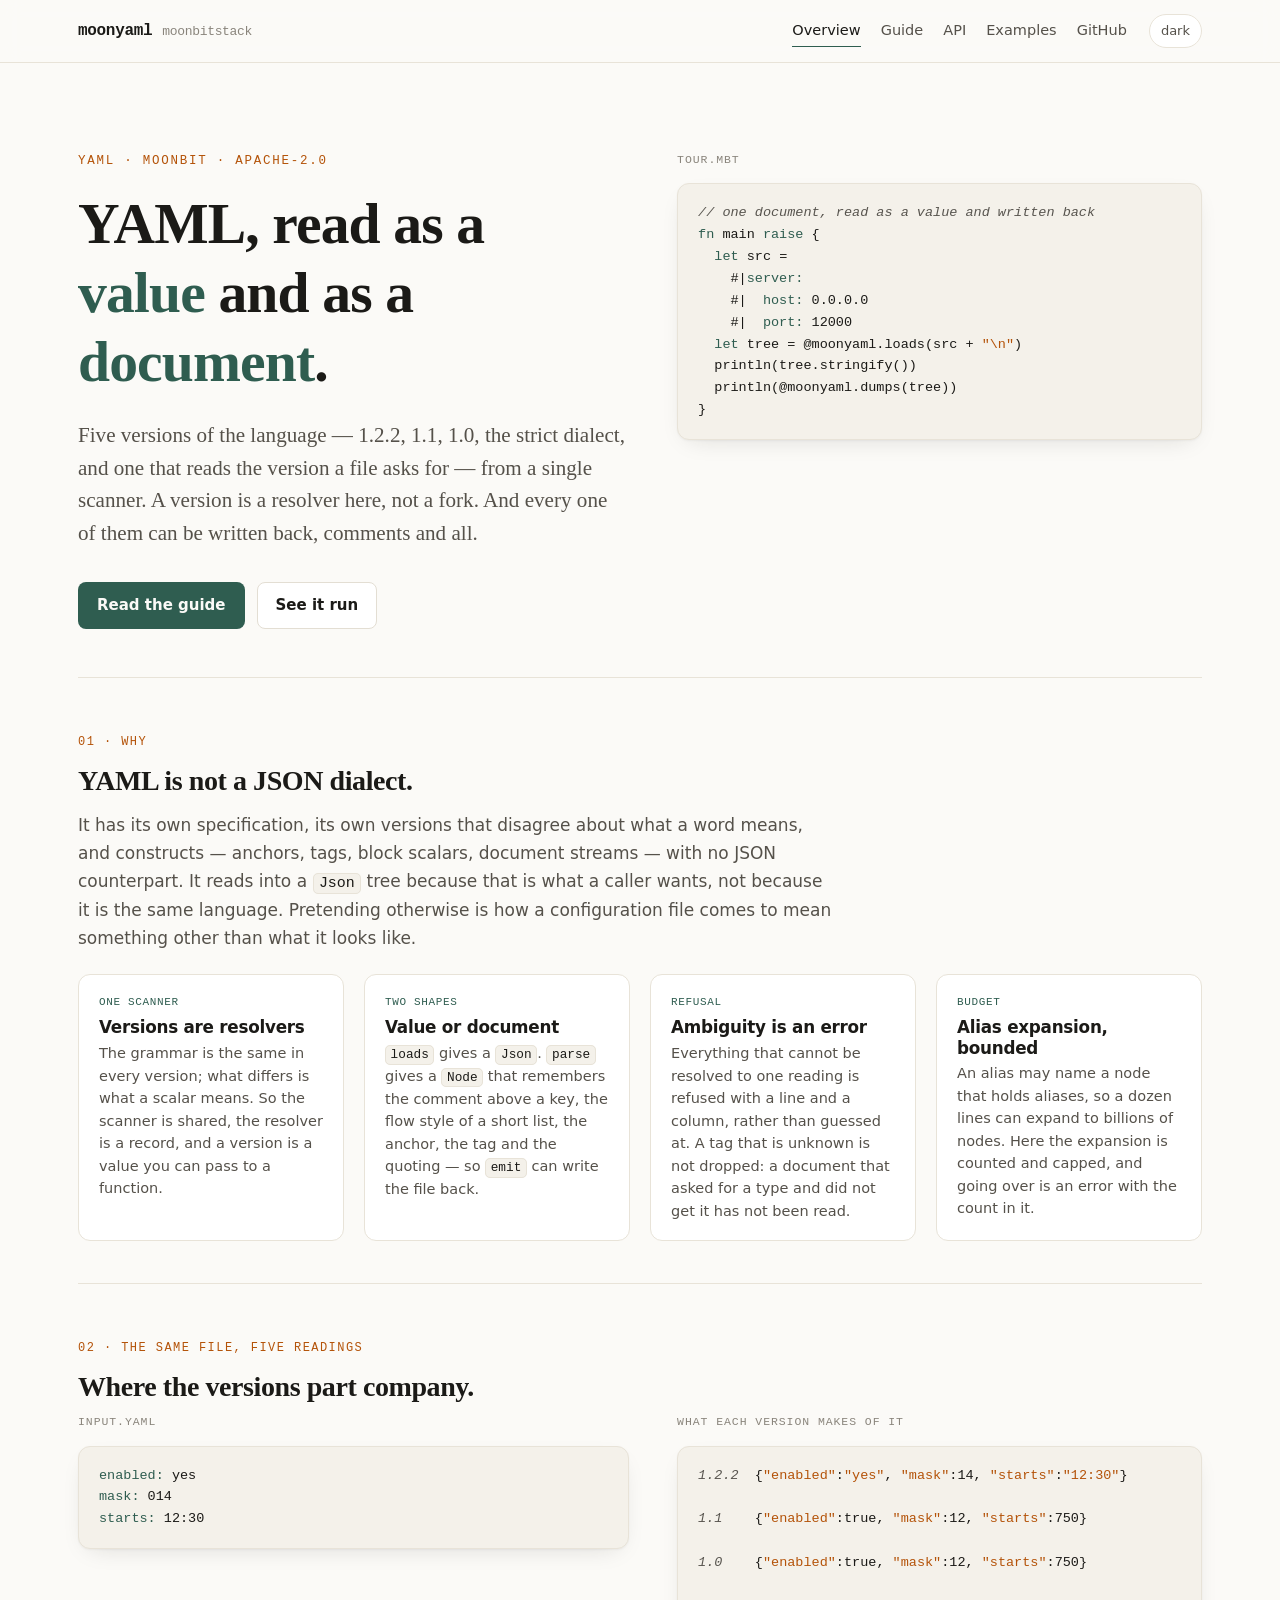
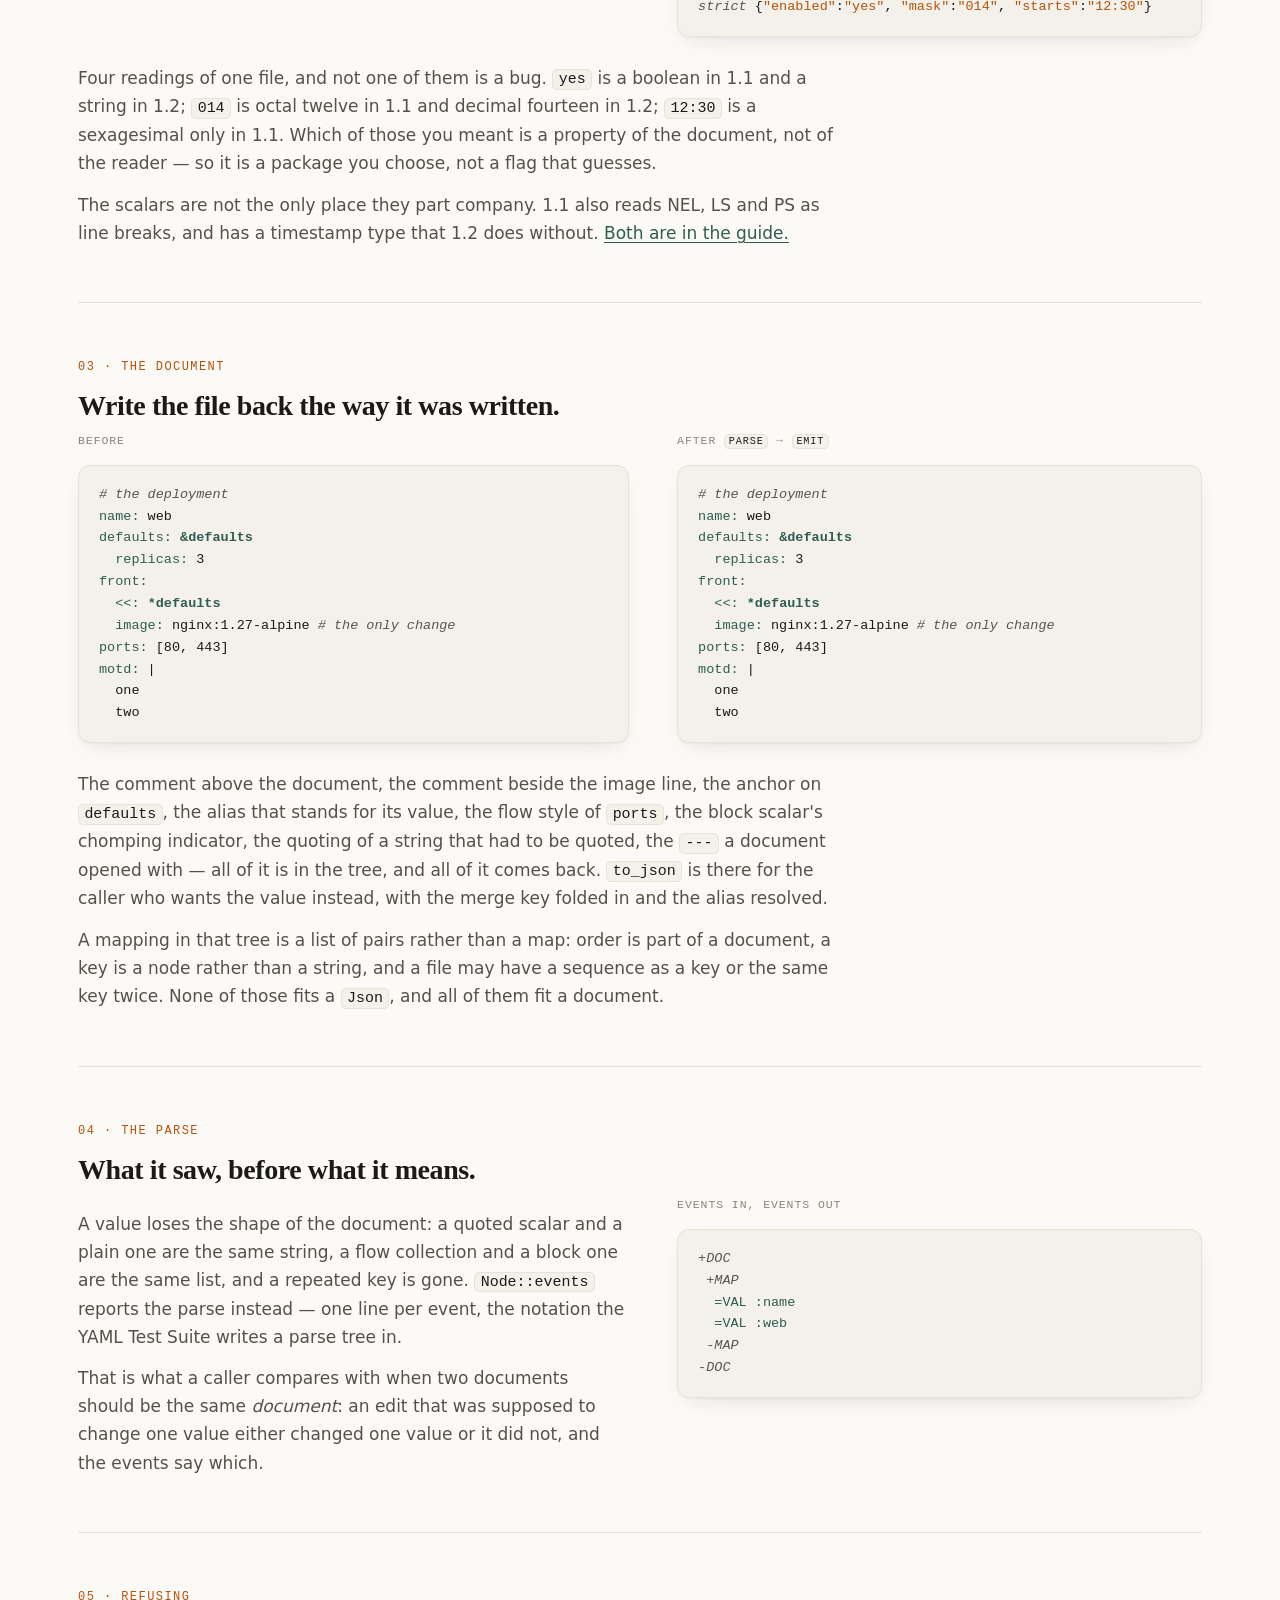
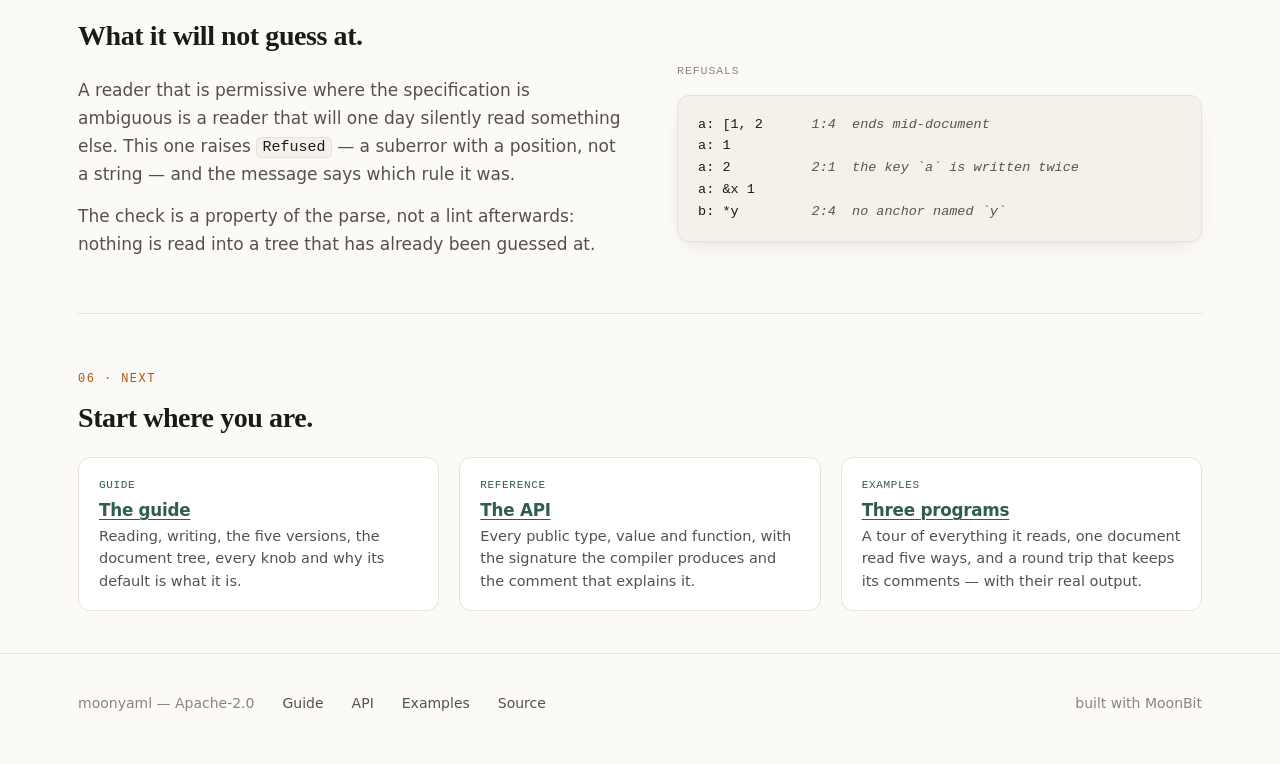
<file: docs/index.html>
<!DOCTYPE html>
<html lang="en-IE">
  <head>
    <meta charset="utf-8" />
    <meta name="viewport" content="width=device-width, initial-scale=1" />
    <title>moonyaml — YAML for MoonBit, in five versions and two shapes</title>
    <meta
      name="description"
      content="moonyaml reads and writes YAML 1.2.2, 1.1, 1.0 and the strict dialect in MoonBit, as a value or as a document that keeps its comments."
    />
    <link rel="stylesheet" href="style.css" />
<script type="module" src="scrollbar.js"></script>
    <link rel="icon" href="data:image/svg+xml,<svg xmlns='http://www.w3.org/2000/svg' viewBox='0 0 100 100'><text y='.9em' font-size='90'>⛰</text></svg>" />
    <script>
      // Set before the first paint, so the page never flashes the other theme.
      (function () {
        try {
          var t = localStorage.getItem("theme");
          if (t !== "dark" && t !== "light") {
            t = window.matchMedia("(prefers-color-scheme: dark)").matches ? "dark" : "light";
          }
          document.documentElement.setAttribute("data-theme", t);
        } catch (e) {}
      })();
    </script>
  </head>
  <body>
    <header class="top">
      <div class="shell">
        <a class="brand" href="index.html"><b>moonyaml</b><span>moonbitstack</span></a>
        <nav class="main">
          <a href="index.html" aria-current="page">Overview</a>
          <a href="docs.html">Guide</a>
          <a href="api.html">API</a>
          <a href="examples.html">Examples</a>
          <a href="https://github.com/moonbitstack/moonyaml">GitHub</a>
        </nav>
        <button class="theme" id="theme" type="button" aria-label="Switch theme">theme</button>
      </div>
    </header>

    <main class="shell">
      <section class="hero hero-split">
        <div>
          <p class="eyebrow">YAML · MoonBit · Apache-2.0</p>
          <h1>YAML, read as a <em>value</em> and as a <em>document</em>.</h1>
          <p class="lede">
            Five versions of the language — 1.2.2, 1.1, 1.0, the strict dialect,
            and one that reads the version a file asks for — from a single scanner.
            A version is a resolver here, not a fork. And every one of them can be
            written back, comments and all.
          </p>
          <div class="actions">
            <a class="button primary" href="docs.html">Read the guide</a>
            <a class="button ghost" href="examples.html">See it run</a>
          </div>
        </div>
        <figure class="figure">
          <figcaption>tour.mbt</figcaption>
          <button class="copy" type="button">copy</button>
          <pre><code><span class="c">// one document, read as a value and written back</span>
<span class="k">fn</span> main <span class="k">raise</span> {
  <span class="k">let</span> src =
    #|<span class="k">server:</span>
    #|  <span class="k">host:</span> 0.0.0.0
    #|  <span class="k">port:</span> <span class="n">12000</span>
  <span class="k">let</span> tree = @moonyaml.loads(src + <span class="s">"\n"</span>)
  println(tree.stringify())
  println(@moonyaml.dumps(tree))
}</code></pre>
        </figure>
      </section>

      <section class="block">
        <p class="label">01 · why</p>
        <h2>YAML is not a JSON dialect.</h2>
        <div class="wrap">
          <p>
            It has its own specification, its own versions that disagree about
            what a word means, and constructs — anchors, tags, block scalars,
            document streams — with no JSON counterpart. It reads into a
            <code>Json</code> tree because that is what a caller wants, not
            because it is the same language. Pretending otherwise is how a
            configuration file comes to mean something other than what it looks
            like.
          </p>
        </div>
        <div class="cols">
          <div class="card">
            <span class="tag">one scanner</span>
            <h3>Versions are resolvers</h3>
            <p>
              The grammar is the same in every version; what differs is what a
              scalar means. So the scanner is shared, the resolver is a record,
              and a version is a value you can pass to a function.
            </p>
          </div>
          <div class="card">
            <span class="tag">two shapes</span>
            <h3>Value or document</h3>
            <p>
              <code>loads</code> gives a <code>Json</code>. <code>parse</code>
              gives a <code>Node</code> that remembers the comment above a key,
              the flow style of a short list, the anchor, the tag and the
              quoting — so <code>emit</code> can write the file back.
            </p>
          </div>
          <div class="card">
            <span class="tag">refusal</span>
            <h3>Ambiguity is an error</h3>
            <p>
              Everything that cannot be resolved to one reading is refused with a
              line and a column, rather than guessed at. A tag that is unknown is
              not dropped: a document that asked for a type and did not get it
              has not been read.
            </p>
          </div>
          <div class="card">
            <span class="tag">budget</span>
            <h3>Alias expansion, bounded</h3>
            <p>
              An alias may name a node that holds aliases, so a dozen lines can
              expand to billions of nodes. Here the expansion is counted and
              capped, and going over is an error with the count in it.
            </p>
          </div>
        </div>
      </section>

      <section class="block">
        <p class="label">02 · the same file, five readings</p>
        <h2>Where the versions part company.</h2>
        <div class="hero-split">
          <figure class="figure">
            <figcaption>input.yaml</figcaption>
            <button class="copy" type="button">copy</button>
            <pre><code><span class="k">enabled:</span> yes
<span class="k">mask:</span> 014
<span class="k">starts:</span> 12:30</code></pre>
          </figure>
          <figure class="figure">
            <figcaption>what each version makes of it</figcaption>
            <button class="copy" type="button">copy</button>
            <pre><code><span class="c">1.2.2</span>  {<span class="s">"enabled"</span>:<span class="s">"yes"</span>, <span class="s">"mask"</span>:<span class="n">14</span>, <span class="s">"starts"</span>:<span class="s">"12:30"</span>}

<span class="c">1.1</span>    {<span class="s">"enabled"</span>:<span class="n">true</span>, <span class="s">"mask"</span>:<span class="n">12</span>, <span class="s">"starts"</span>:<span class="n">750</span>}

<span class="c">1.0</span>    {<span class="s">"enabled"</span>:<span class="n">true</span>, <span class="s">"mask"</span>:<span class="n">12</span>, <span class="s">"starts"</span>:<span class="n">750</span>}

<span class="c">strict</span> {<span class="s">"enabled"</span>:<span class="s">"yes"</span>, <span class="s">"mask"</span>:<span class="s">"014"</span>, <span class="s">"starts"</span>:<span class="s">"12:30"</span>}</code></pre>
          </figure>
        </div>
        <div class="wrap">
          <p>
            Four readings of one file, and not one of them is a bug. <code>yes</code>
            is a boolean in 1.1 and a string in 1.2; <code>014</code> is octal
            twelve in 1.1 and decimal fourteen in 1.2; <code>12:30</code> is a
            sexagesimal only in 1.1. Which of those you meant is a property of the
            document, not of the reader — so it is a package you choose, not a
            flag that guesses.
          </p>
          <p>
            The scalars are not the only place they part company. 1.1 also reads
            NEL, LS and PS as line breaks, and has a timestamp type that 1.2 does
            without. <a href="docs.html#legacy">Both are in the guide.</a>
          </p>
        </div>
      </section>

      <section class="block">
        <p class="label">03 · the document</p>
        <h2>Write the file back the way it was written.</h2>
        <div class="hero-split">
          <figure class="figure">
            <figcaption>before</figcaption>
            <button class="copy" type="button">copy</button>
            <pre><code><span class="c"># the deployment</span>
<span class="k">name:</span> web
<span class="k">defaults:</span> <span class="a">&amp;defaults</span>
  <span class="k">replicas:</span> <span class="n">3</span>
<span class="k">front:</span>
  <span class="k">&lt;&lt;:</span> <span class="a">*defaults</span>
  <span class="k">image:</span> nginx:1.27-alpine <span class="c"># the only change</span>
<span class="k">ports:</span> [<span class="n">80</span>, <span class="n">443</span>]
<span class="k">motd:</span> |
  one
  two</code></pre>
          </figure>
          <figure class="figure">
            <figcaption>after <code>parse</code> → <code>emit</code></figcaption>
            <button class="copy" type="button">copy</button>
            <pre><code><span class="c"># the deployment</span>
<span class="k">name:</span> web
<span class="k">defaults:</span> <span class="a">&amp;defaults</span>
  <span class="k">replicas:</span> <span class="n">3</span>
<span class="k">front:</span>
  <span class="k">&lt;&lt;:</span> <span class="a">*defaults</span>
  <span class="k">image:</span> nginx:1.27-alpine <span class="c"># the only change</span>
<span class="k">ports:</span> [<span class="n">80</span>, <span class="n">443</span>]
<span class="k">motd:</span> |
  one
  two</code></pre>
          </figure>
        </div>
        <div class="wrap">
          <p>
            The comment above the document, the comment beside the image line,
            the anchor on <code>defaults</code>, the alias that stands for its
            value, the flow style of <code>ports</code>, the block scalar's
            chomping indicator, the quoting of a string that had to be quoted,
            the <code>---</code> a document opened with — all of it is in the
            tree, and all of it comes back. <code>to_json</code> is there for the
            caller who wants the value instead, with the merge key folded in and
            the alias resolved.
          </p>
          <p>
            A mapping in that tree is a list of pairs rather than a map: order is
            part of a document, a key is a node rather than a string, and a file
            may have a sequence as a key or the same key twice. None of those
            fits a <code>Json</code>, and all of them fit a document.
          </p>
        </div>
      </section>

      <section class="block">
        <p class="label">04 · the parse</p>
        <h2>What it saw, before what it means.</h2>
        <div class="hero-split">
          <div>
            <p>
              A value loses the shape of the document: a quoted scalar and a plain
              one are the same string, a flow collection and a block one are the
              same list, and a repeated key is gone. <code>Node::events</code>
              reports the parse instead — one line per event, the notation the
              YAML Test Suite writes a parse tree in.
            </p>
            <p>
              That is what a caller compares with when two documents should be the
              same <em>document</em>: an edit that was supposed to change one value
              either changed one value or it did not, and the events say which.
            </p>
          </div>
          <figure class="figure">
            <figcaption>events in, events out</figcaption>
            <button class="copy" type="button">copy</button>
            <pre><code><span class="c">+DOC</span>
<span class="c"> +MAP</span>
<span class="k">  =VAL :name</span>
<span class="k">  =VAL :web</span>
<span class="c"> -MAP</span>
<span class="c">-DOC</span></code></pre>
          </figure>
        </div>
      </section>

      <section class="block">
        <p class="label">05 · refusing</p>
        <h2>What it will not guess at.</h2>
        <div class="hero-split">
          <div>
            <p>
              A reader that is permissive where the specification is ambiguous is
              a reader that will one day silently read something else. This one
              raises <code>Refused</code> — a suberror with a position, not a
              string — and the message says which rule it was.
            </p>
            <p>
              The check is a property of the parse, not a lint afterwards: nothing
              is read into a tree that has already been guessed at.
            </p>
          </div>
          <figure class="figure">
            <figcaption>refusals</figcaption>
            <button class="copy" type="button">copy</button>
            <pre><code>a: [1, 2      <span class="c">1:4  ends mid-document</span>
a: 1
a: 2          <span class="c">2:1  the key `a` is written twice</span>
a: &amp;x 1
b: *y         <span class="c">2:4  no anchor named `y`</span></code></pre>
          </figure>
        </div>
      </section>

      <section class="block">
        <p class="label">06 · next</p>
        <h2>Start where you are.</h2>
        <div class="cols">
          <div class="card">
            <span class="tag">guide</span>
            <h3><a href="docs.html">The guide</a></h3>
            <p>
              Reading, writing, the five versions, the document tree, every knob
              and why its default is what it is.
            </p>
          </div>
          <div class="card">
            <span class="tag">reference</span>
            <h3><a href="api.html">The API</a></h3>
            <p>
              Every public type, value and function, with the signature the
              compiler produces and the comment that explains it.
            </p>
          </div>
          <div class="card">
            <span class="tag">examples</span>
            <h3><a href="examples.html">Three programs</a></h3>
            <p>
              A tour of everything it reads, one document read five ways, and a
              round trip that keeps its comments — with their real output.
            </p>
          </div>
        </div>
      </section>
    </main>

    <footer class="bottom">
      <div class="shell">
        <span>moonyaml — Apache-2.0</span>
        <a href="docs.html">Guide</a>
        <a href="api.html">API</a>
        <a href="examples.html">Examples</a>
        <a href="https://github.com/moonbitstack/moonyaml">Source</a>
        <span class="spacer">built with MoonBit</span>
      </div>
    </footer>

    <script src="main.js"></script>
  </body>
</html>
</file>
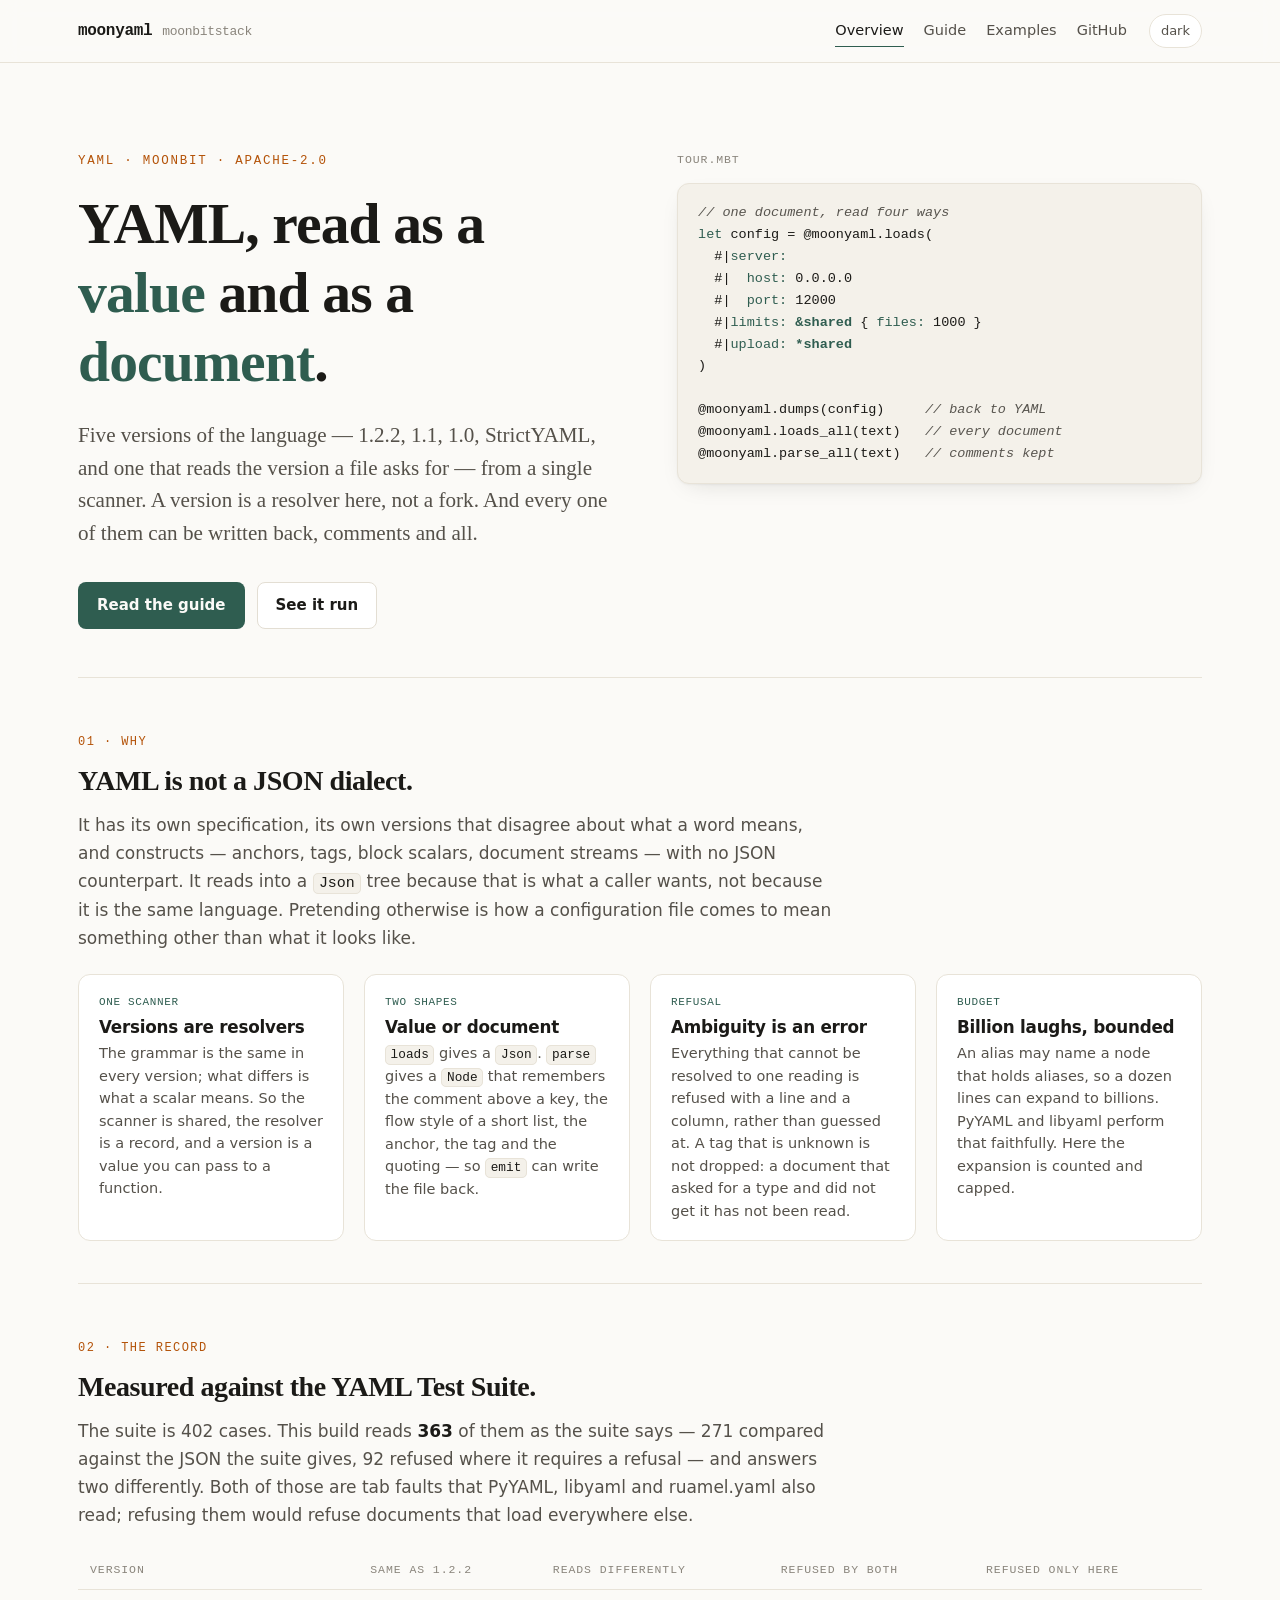
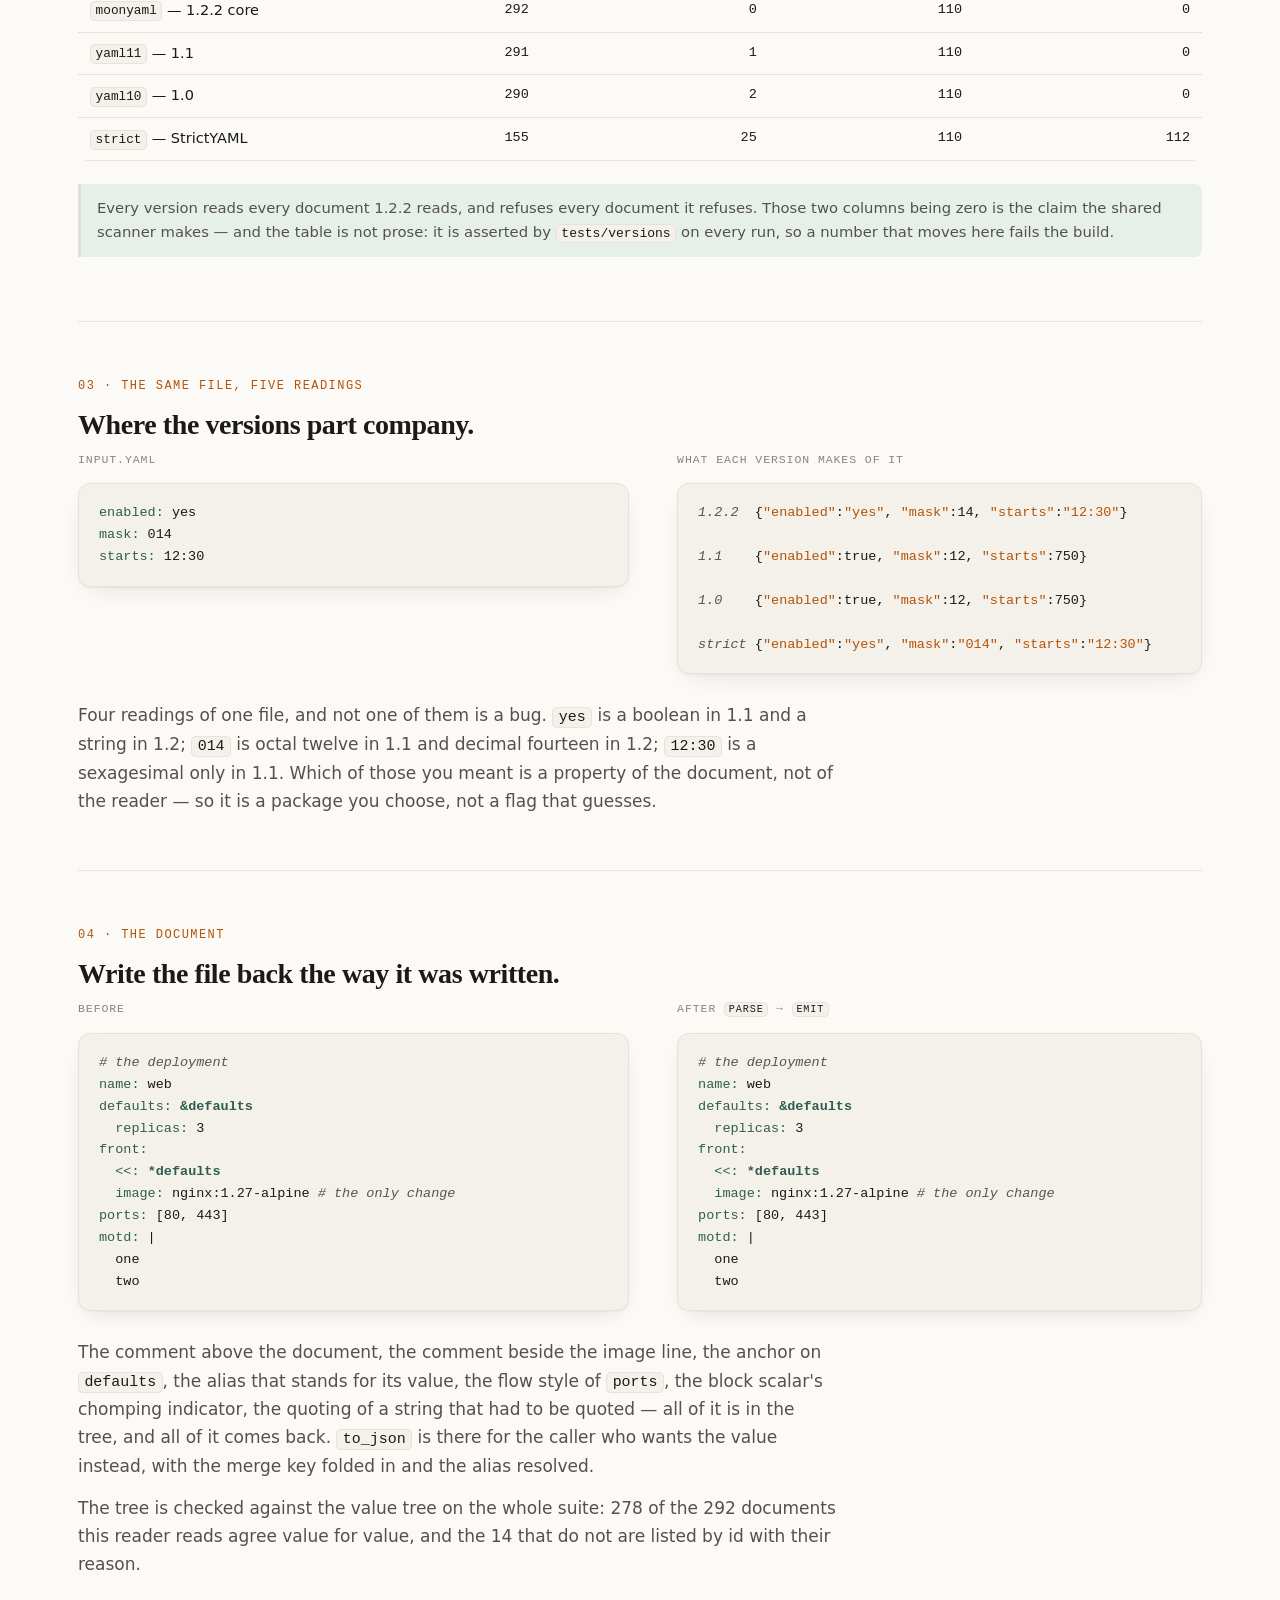
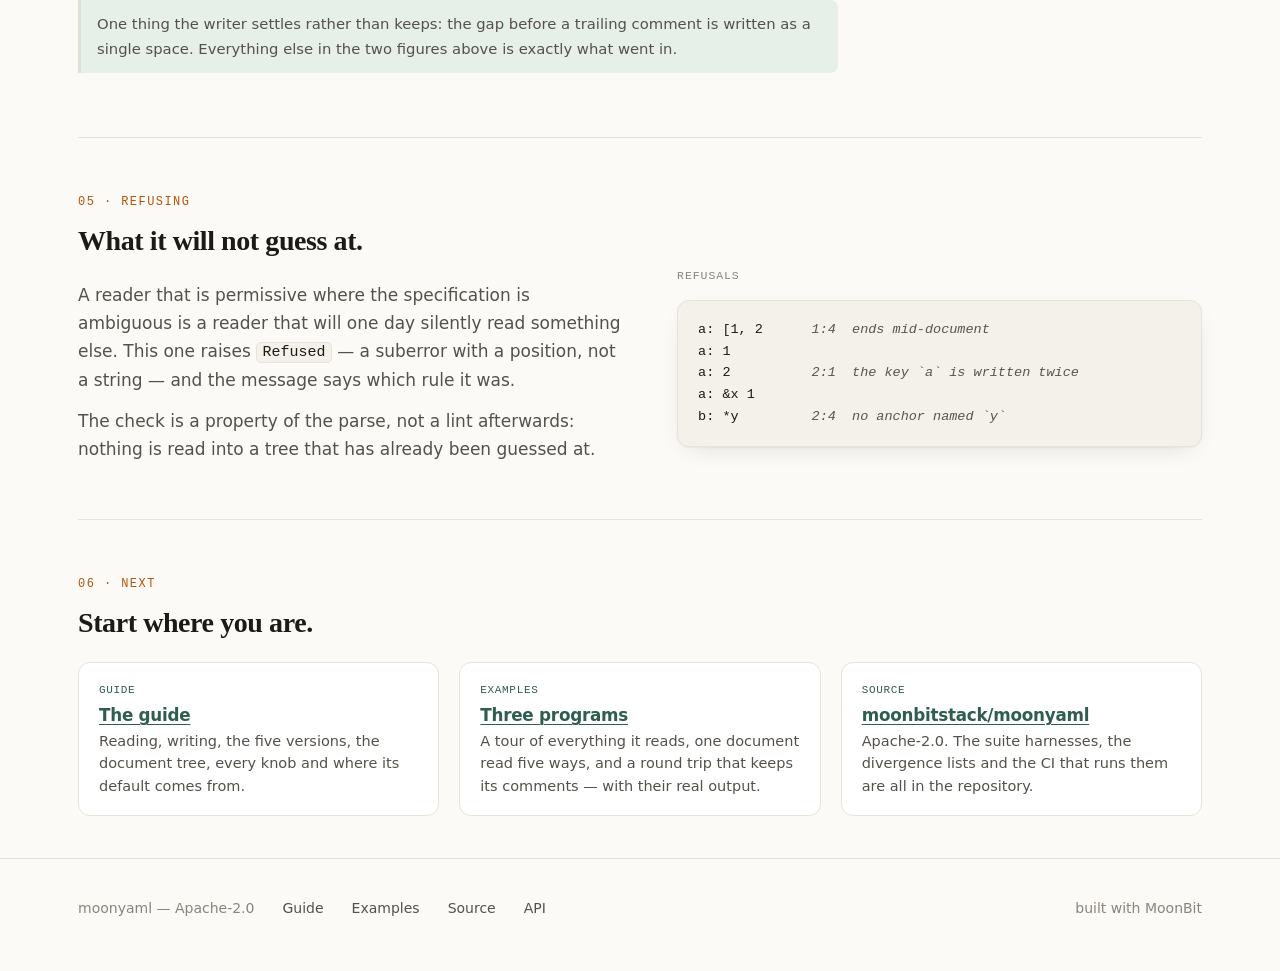
<file: site/index.html>
<!DOCTYPE html>
<html lang="en-IE">
  <head>
    <meta charset="utf-8" />
    <meta name="viewport" content="width=device-width, initial-scale=1" />
    <title>moonyaml — YAML for MoonBit, in five versions and two shapes</title>
    <meta
      name="description"
      content="moonyaml reads and writes YAML 1.2.2, 1.1, 1.0 and StrictYAML in MoonBit, as a value or as a document that keeps its comments."
    />
    <link rel="stylesheet" href="style.css" />
    <link rel="icon" href="data:image/svg+xml,<svg xmlns='http://www.w3.org/2000/svg' viewBox='0 0 100 100'><text y='.9em' font-size='90'>⛰</text></svg>" />
    <script>
      // Set before the first paint, so the page never flashes the other theme.
      (function () {
        try {
          var t = localStorage.getItem("theme");
          if (t !== "dark" && t !== "light") {
            t = window.matchMedia("(prefers-color-scheme: dark)").matches ? "dark" : "light";
          }
          document.documentElement.setAttribute("data-theme", t);
        } catch (e) {}
      })();
    </script>
  </head>
  <body>
    <header class="top">
      <div class="shell">
        <a class="brand" href="index.html"><b>moonyaml</b><span>moonbitstack</span></a>
        <nav class="main">
          <a href="index.html" aria-current="page">Overview</a>
          <a href="docs.html">Guide</a>
          <a href="examples.html">Examples</a>
          <a href="https://github.com/moonbitstack/moonyaml">GitHub</a>
        </nav>
        <button class="theme" id="theme" type="button" aria-label="Switch theme">theme</button>
      </div>
    </header>

    <main class="shell">
      <section class="hero hero-split">
        <div>
          <p class="eyebrow">YAML · MoonBit · Apache-2.0</p>
          <h1>YAML, read as a <em>value</em> and as a <em>document</em>.</h1>
          <p class="lede">
            Five versions of the language — 1.2.2, 1.1, 1.0, StrictYAML, and one
            that reads the version a file asks for — from a single scanner. A
            version is a resolver here, not a fork. And every one of them can be
            written back, comments and all.
          </p>
          <div class="actions">
            <a class="button primary" href="docs.html">Read the guide</a>
            <a class="button ghost" href="examples.html">See it run</a>
          </div>
        </div>
        <figure class="figure">
          <figcaption>tour.mbt</figcaption>
          <button class="copy" type="button">copy</button>
          <pre><code><span class="c">// one document, read four ways</span>
<span class="k">let</span> config = @moonyaml.loads(
  #|<span class="k">server:</span>
  #|  <span class="k">host:</span> 0.0.0.0
  #|  <span class="k">port:</span> <span class="n">12000</span>
  #|<span class="k">limits:</span> <span class="a">&amp;shared</span> { <span class="k">files:</span> <span class="n">1000</span> }
  #|<span class="k">upload:</span> <span class="a">*shared</span>
)

@moonyaml.dumps(config)     <span class="c">// back to YAML</span>
@moonyaml.loads_all(text)   <span class="c">// every document</span>
@moonyaml.parse_all(text)   <span class="c">// comments kept</span></code></pre>
        </figure>
      </section>

      <section class="block">
        <p class="label">01 · why</p>
        <h2>YAML is not a JSON dialect.</h2>
        <div class="wrap">
          <p>
            It has its own specification, its own versions that disagree about
            what a word means, and constructs — anchors, tags, block scalars,
            document streams — with no JSON counterpart. It reads into a
            <code>Json</code> tree because that is what a caller wants, not
            because it is the same language. Pretending otherwise is how a
            configuration file comes to mean something other than what it looks
            like.
          </p>
        </div>
        <div class="cols">
          <div class="card">
            <span class="tag">one scanner</span>
            <h3>Versions are resolvers</h3>
            <p>
              The grammar is the same in every version; what differs is what a
              scalar means. So the scanner is shared, the resolver is a record,
              and a version is a value you can pass to a function.
            </p>
          </div>
          <div class="card">
            <span class="tag">two shapes</span>
            <h3>Value or document</h3>
            <p>
              <code>loads</code> gives a <code>Json</code>. <code>parse</code>
              gives a <code>Node</code> that remembers the comment above a key,
              the flow style of a short list, the anchor, the tag and the
              quoting — so <code>emit</code> can write the file back.
            </p>
          </div>
          <div class="card">
            <span class="tag">refusal</span>
            <h3>Ambiguity is an error</h3>
            <p>
              Everything that cannot be resolved to one reading is refused with a
              line and a column, rather than guessed at. A tag that is unknown is
              not dropped: a document that asked for a type and did not get it
              has not been read.
            </p>
          </div>
          <div class="card">
            <span class="tag">budget</span>
            <h3>Billion laughs, bounded</h3>
            <p>
              An alias may name a node that holds aliases, so a dozen lines can
              expand to billions. PyYAML and libyaml perform that faithfully.
              Here the expansion is counted and capped.
            </p>
          </div>
        </div>
      </section>

      <section class="block">
        <p class="label">02 · the record</p>
        <h2>Measured against the YAML Test Suite.</h2>
        <div class="wrap">
          <p>
            The suite is 402 cases. This build reads <strong>363</strong> of them
            as the suite says — 271 compared against the JSON the suite gives, 92
            refused where it requires a refusal — and answers two differently.
            Both of those are tab faults that PyYAML, libyaml and ruamel.yaml also
            read; refusing them would refuse documents that load everywhere else.
          </p>
        </div>
        <div class="table-wrap">
          <table>
          <thead>
            <tr>
              <th>Version</th>
              <th class="num">Same as 1.2.2</th>
              <th class="num">Reads differently</th>
              <th class="num">Refused by both</th>
              <th class="num">Refused only here</th>
            </tr>
          </thead>
          <tbody>
            <tr>
              <td><code>moonyaml</code> — 1.2.2 core</td>
              <td class="num">292</td>
              <td class="num">0</td>
              <td class="num">110</td>
              <td class="num">0</td>
            </tr>
            <tr>
              <td><code>yaml11</code> — 1.1</td>
              <td class="num">291</td>
              <td class="num">1</td>
              <td class="num">110</td>
              <td class="num">0</td>
            </tr>
            <tr>
              <td><code>yaml10</code> — 1.0</td>
              <td class="num">290</td>
              <td class="num">2</td>
              <td class="num">110</td>
              <td class="num">0</td>
            </tr>
            <tr>
              <td><code>strict</code> — StrictYAML</td>
              <td class="num">155</td>
              <td class="num">25</td>
              <td class="num">110</td>
              <td class="num">112</td>
            </tr>
          </tbody>
        </table>
        </div>
        <p class="quiet">
          Every version reads every document 1.2.2 reads, and refuses every
          document it refuses. Those two columns being zero is the claim the
          shared scanner makes — and the table is not prose: it is asserted by
          <code>tests/versions</code> on every run, so a number that moves here
          fails the build.
        </p>
      </section>

      <section class="block">
        <p class="label">03 · the same file, five readings</p>
        <h2>Where the versions part company.</h2>
        <div class="hero-split">
          <figure class="figure">
            <figcaption>input.yaml</figcaption>
            <button class="copy" type="button">copy</button>
            <pre><code><span class="k">enabled:</span> yes
<span class="k">mask:</span> 014
<span class="k">starts:</span> 12:30</code></pre>
          </figure>
          <figure class="figure">
            <figcaption>what each version makes of it</figcaption>
            <button class="copy" type="button">copy</button>
            <pre><code><span class="c">1.2.2</span>  {<span class="s">"enabled"</span>:<span class="s">"yes"</span>, <span class="s">"mask"</span>:<span class="n">14</span>, <span class="s">"starts"</span>:<span class="s">"12:30"</span>}

<span class="c">1.1</span>    {<span class="s">"enabled"</span>:<span class="n">true</span>, <span class="s">"mask"</span>:<span class="n">12</span>, <span class="s">"starts"</span>:<span class="n">750</span>}

<span class="c">1.0</span>    {<span class="s">"enabled"</span>:<span class="n">true</span>, <span class="s">"mask"</span>:<span class="n">12</span>, <span class="s">"starts"</span>:<span class="n">750</span>}

<span class="c">strict</span> {<span class="s">"enabled"</span>:<span class="s">"yes"</span>, <span class="s">"mask"</span>:<span class="s">"014"</span>, <span class="s">"starts"</span>:<span class="s">"12:30"</span>}</code></pre>
          </figure>
        </div>
        <div class="wrap">
          <p>
            Four readings of one file, and not one of them is a bug. <code>yes</code>
            is a boolean in 1.1 and a string in 1.2; <code>014</code> is octal
            twelve in 1.1 and decimal fourteen in 1.2; <code>12:30</code> is a
            sexagesimal only in 1.1. Which of those you meant is a property of the
            document, not of the reader — so it is a package you choose, not a
            flag that guesses.
          </p>
        </div>
      </section>

      <section class="block">
        <p class="label">04 · the document</p>
        <h2>Write the file back the way it was written.</h2>
        <div class="hero-split">
          <figure class="figure">
            <figcaption>before</figcaption>
            <button class="copy" type="button">copy</button>
            <pre><code><span class="c"># the deployment</span>
<span class="k">name:</span> web
<span class="k">defaults:</span> <span class="a">&amp;defaults</span>
  <span class="k">replicas:</span> <span class="n">3</span>
<span class="k">front:</span>
  <span class="k">&lt;&lt;:</span> <span class="a">*defaults</span>
  <span class="k">image:</span> nginx:1.27-alpine <span class="c"># the only change</span>
<span class="k">ports:</span> [<span class="n">80</span>, <span class="n">443</span>]
<span class="k">motd:</span> |
  one
  two</code></pre>
          </figure>
          <figure class="figure">
            <figcaption>after <code>parse</code> → <code>emit</code></figcaption>
            <button class="copy" type="button">copy</button>
            <pre><code><span class="c"># the deployment</span>
<span class="k">name:</span> web
<span class="k">defaults:</span> <span class="a">&amp;defaults</span>
  <span class="k">replicas:</span> <span class="n">3</span>
<span class="k">front:</span>
  <span class="k">&lt;&lt;:</span> <span class="a">*defaults</span>
  <span class="k">image:</span> nginx:1.27-alpine <span class="c"># the only change</span>
<span class="k">ports:</span> [<span class="n">80</span>, <span class="n">443</span>]
<span class="k">motd:</span> |
  one
  two</code></pre>
          </figure>
        </div>
        <div class="wrap">
          <p>
            The comment above the document, the comment beside the image line,
            the anchor on <code>defaults</code>, the alias that stands for its
            value, the flow style of <code>ports</code>, the block scalar's
            chomping indicator, the quoting of a string that had to be quoted —
            all of it is in the tree, and all of it comes back. <code>to_json</code>
            is there for the caller who wants the value instead, with the merge
            key folded in and the alias resolved.
          </p>
          <p>
            The tree is checked against the value tree on the whole suite: 278 of
            the 292 documents this reader reads agree value for value, and the 14
            that do not are listed by id with their reason.
          </p>
          <p class="quiet">
            One thing the writer settles rather than keeps: the gap before a
            trailing comment is written as a single space. Everything else in the
            two figures above is exactly what went in.
          </p>
        </div>
      </section>

      <section class="block">
        <p class="label">05 · refusing</p>
        <h2>What it will not guess at.</h2>
        <div class="hero-split">
          <div>
            <p>
              A reader that is permissive where the specification is ambiguous is
              a reader that will one day silently read something else. This one
              raises <code>Refused</code> — a suberror with a position, not a
              string — and the message says which rule it was.
            </p>
            <p>
              The check is a property of the parse, not a lint afterwards: nothing
              is read into a tree that has already been guessed at.
            </p>
          </div>
          <figure class="figure">
            <figcaption>refusals</figcaption>
            <button class="copy" type="button">copy</button>
            <pre><code>a: [1, 2      <span class="c">1:4  ends mid-document</span>
a: 1
a: 2          <span class="c">2:1  the key `a` is written twice</span>
a: &amp;x 1
b: *y         <span class="c">2:4  no anchor named `y`</span></code></pre>
          </figure>
        </div>
      </section>

      <section class="block">
        <p class="label">06 · next</p>
        <h2>Start where you are.</h2>
        <div class="cols">
          <div class="card">
            <span class="tag">guide</span>
            <h3><a href="docs.html">The guide</a></h3>
            <p>
              Reading, writing, the five versions, the document tree, every knob
              and where its default comes from.
            </p>
          </div>
          <div class="card">
            <span class="tag">examples</span>
            <h3><a href="examples.html">Three programs</a></h3>
            <p>
              A tour of everything it reads, one document read five ways, and a
              round trip that keeps its comments — with their real output.
            </p>
          </div>
          <div class="card">
            <span class="tag">source</span>
            <h3><a href="https://github.com/moonbitstack/moonyaml">moonbitstack/moonyaml</a></h3>
            <p>
              Apache-2.0. The suite harnesses, the divergence lists and the CI
              that runs them are all in the repository.
            </p>
          </div>
        </div>
      </section>
    </main>

    <footer class="bottom">
      <div class="shell">
        <span>moonyaml — Apache-2.0</span>
        <a href="docs.html">Guide</a>
        <a href="examples.html">Examples</a>
        <a href="https://github.com/moonbitstack/moonyaml">Source</a>
        <a href="https://mooncakes.io/docs/#/moonbitstack/moonyaml/">API</a>
        <span class="spacer">built with MoonBit</span>
      </div>
    </footer>

    <script src="main.js"></script>
  </body>
</html>
</file>
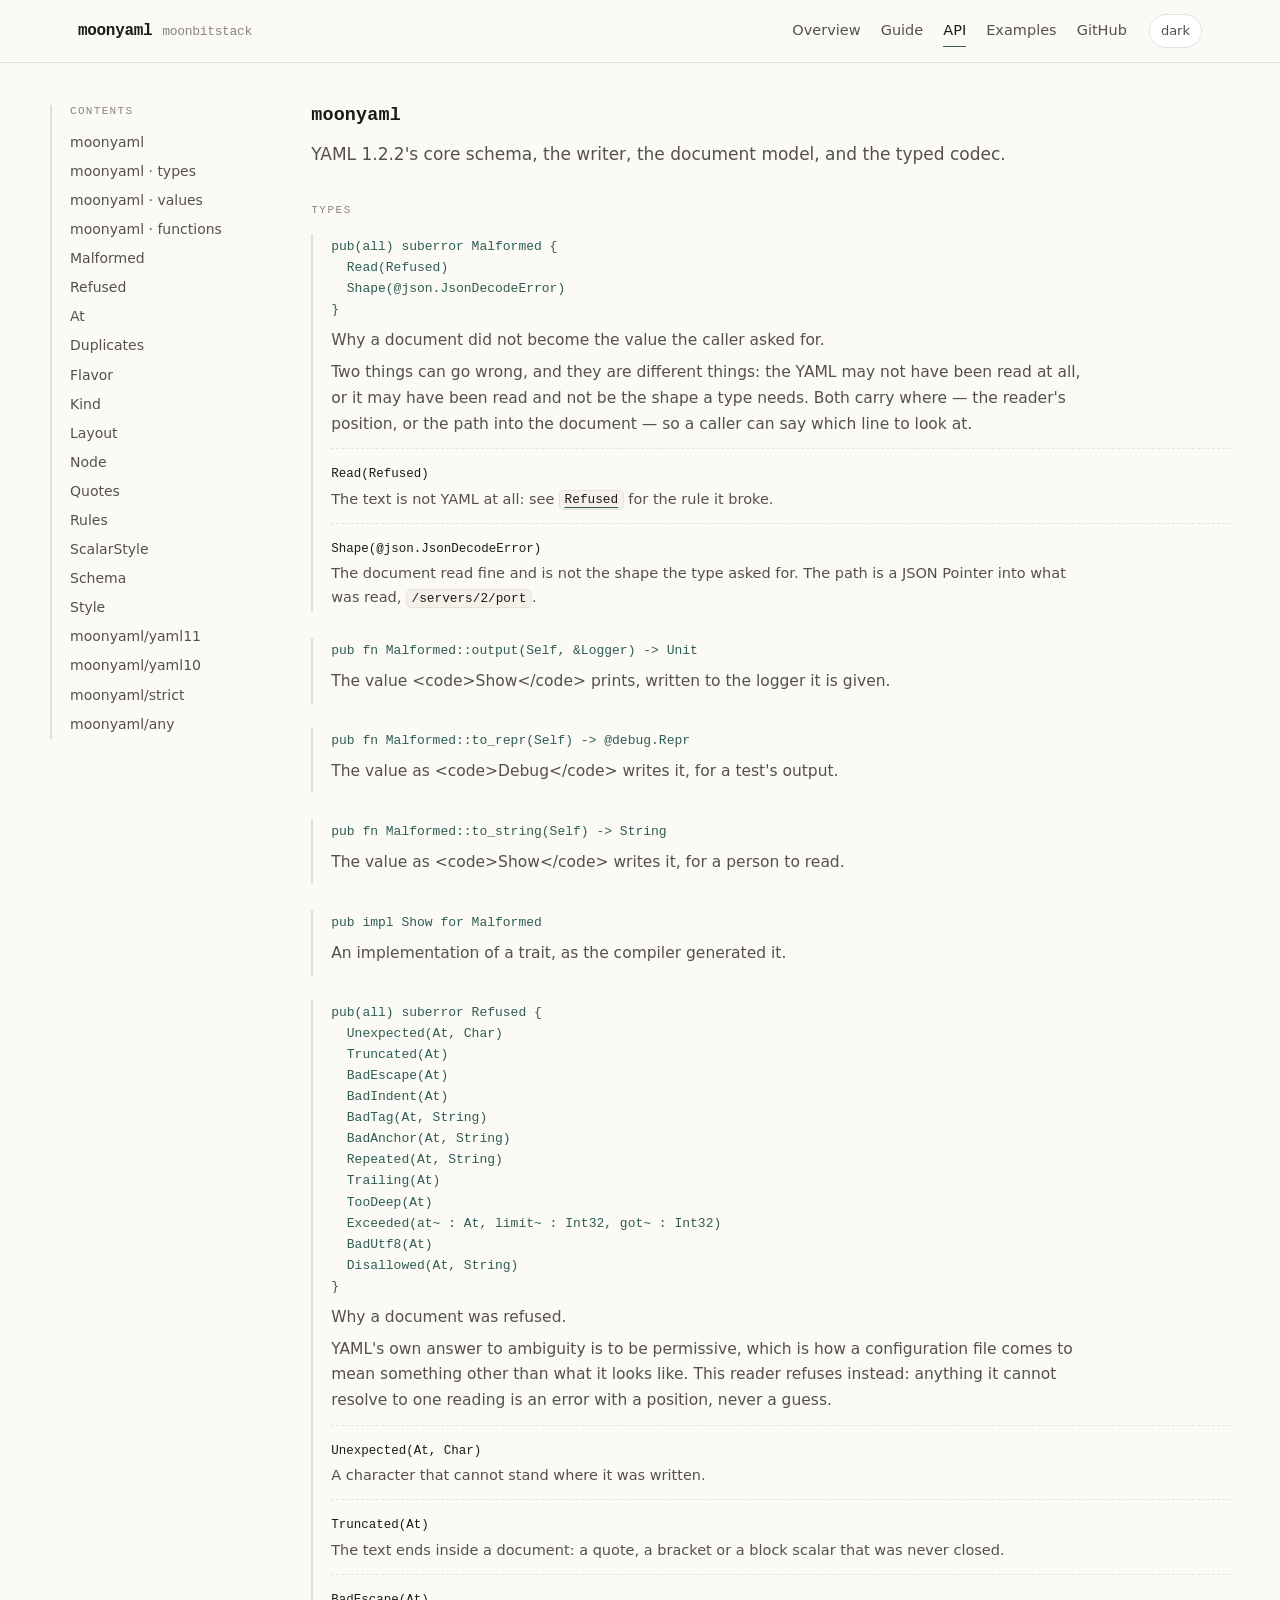
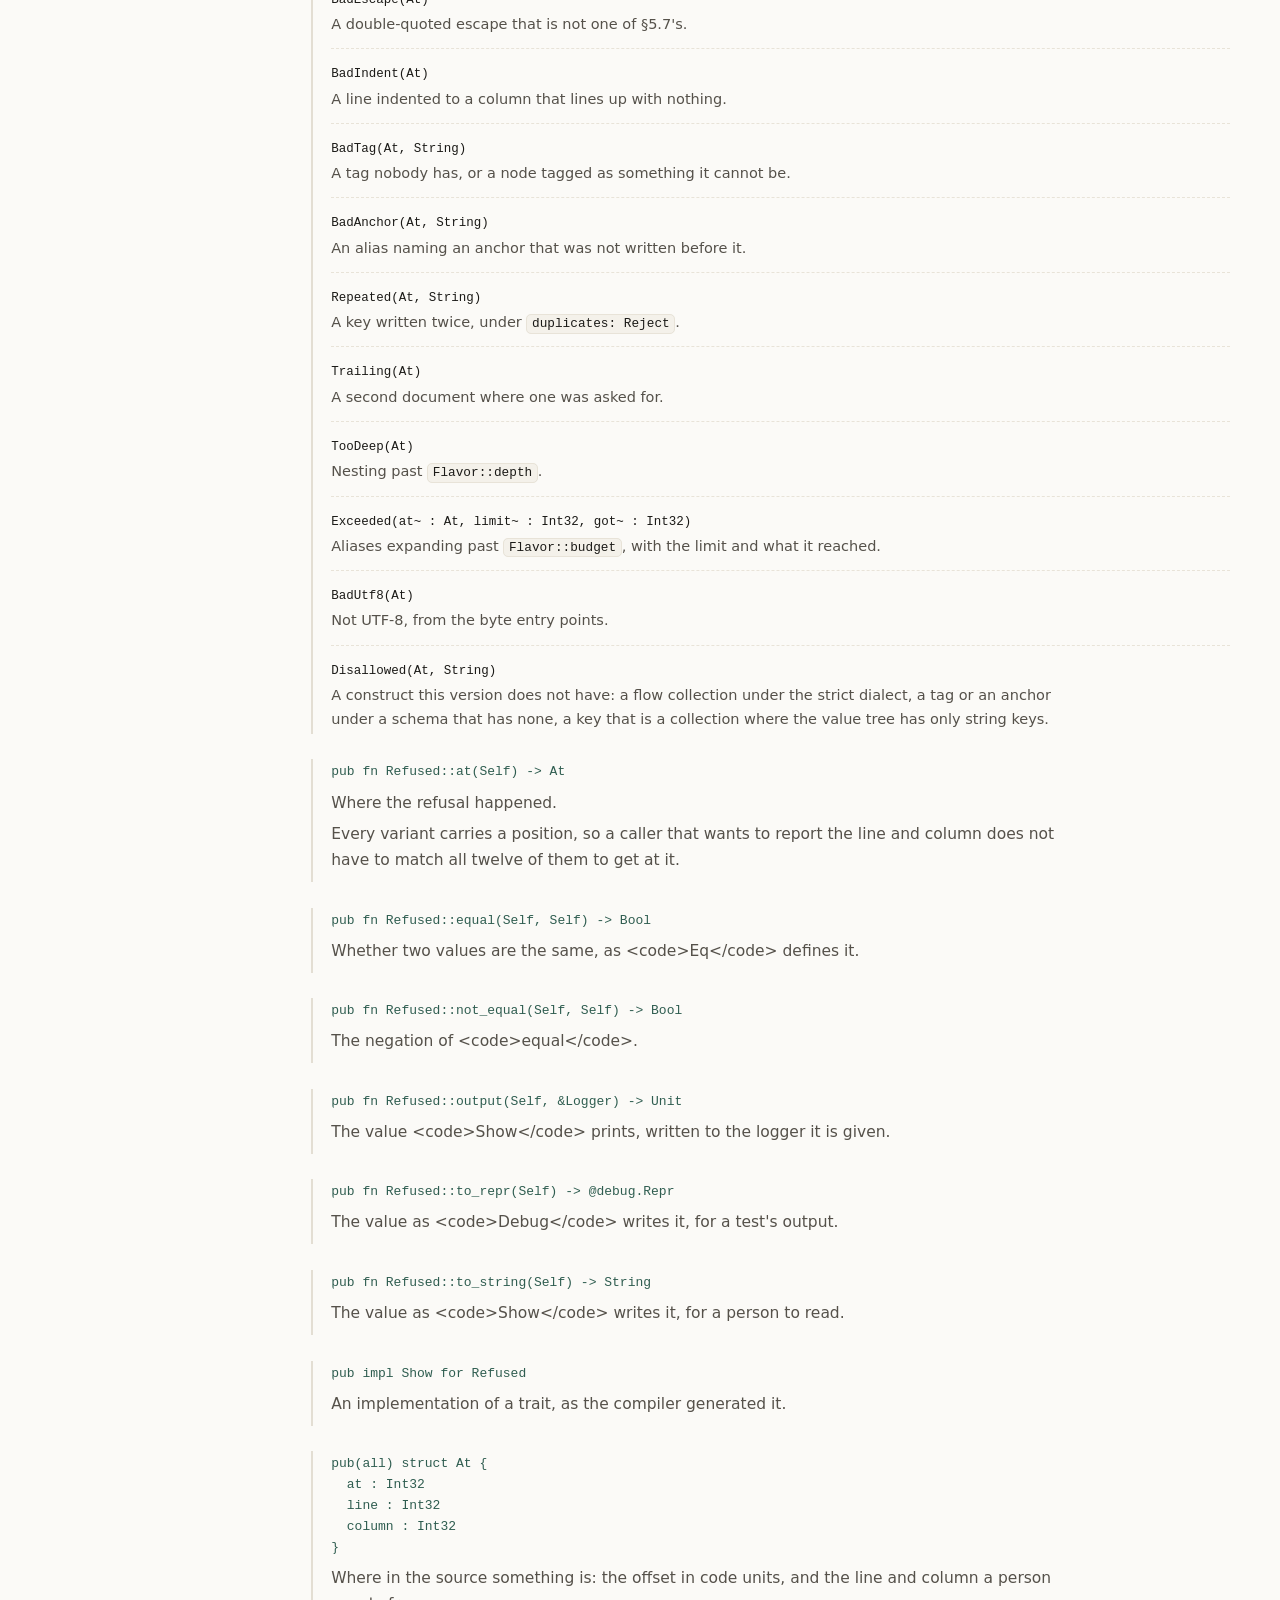
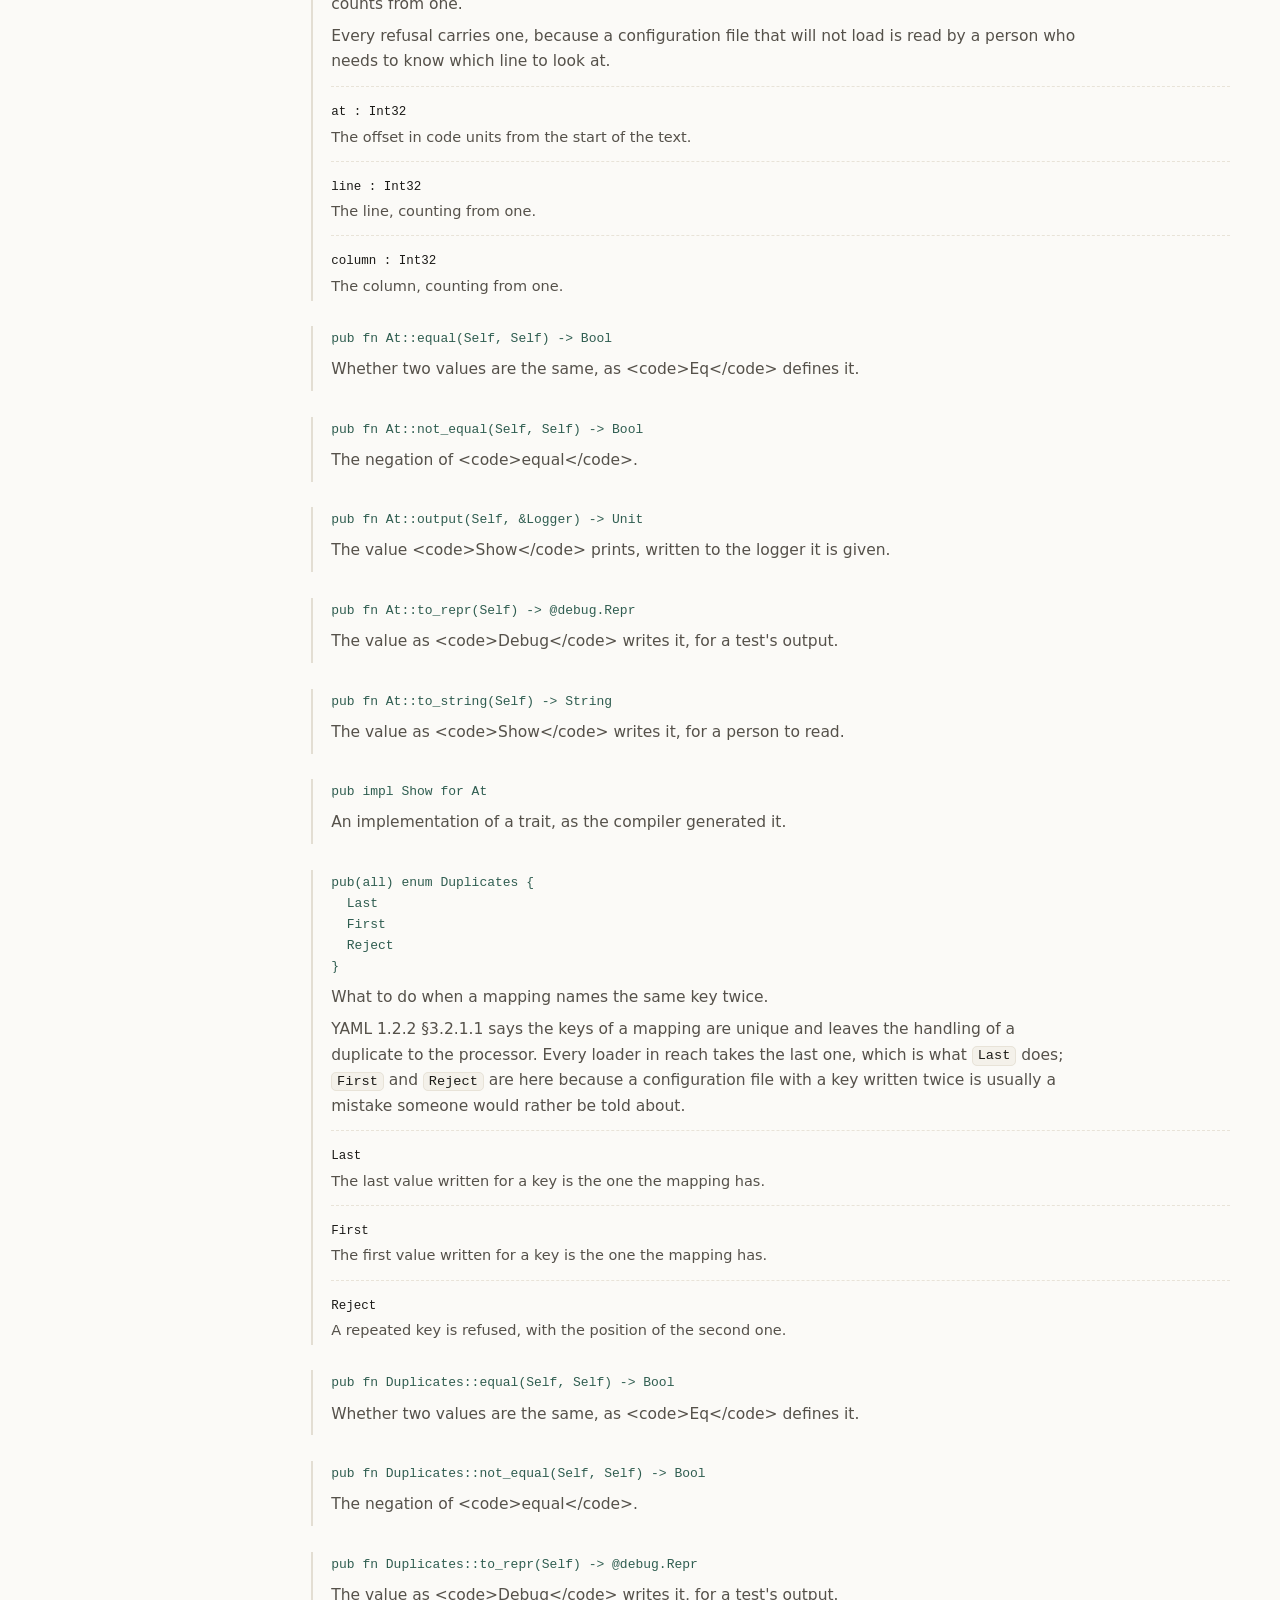
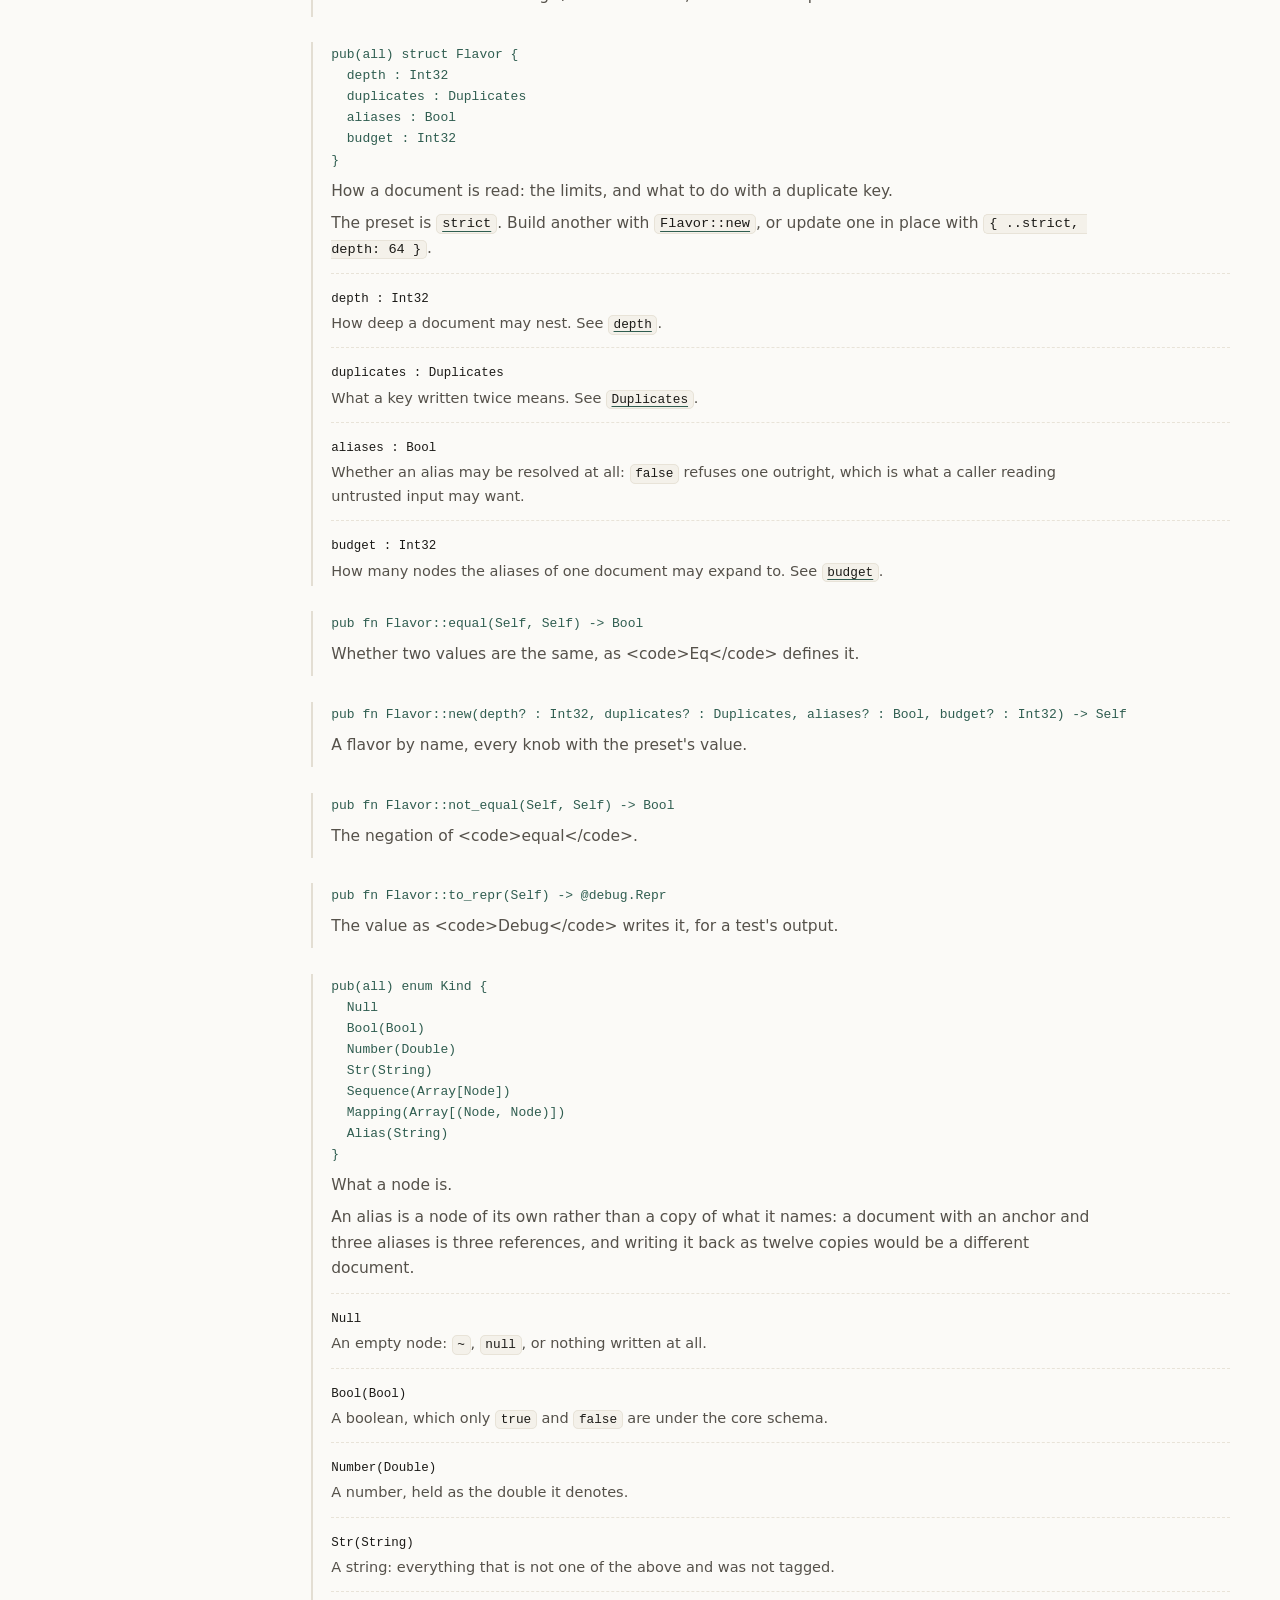
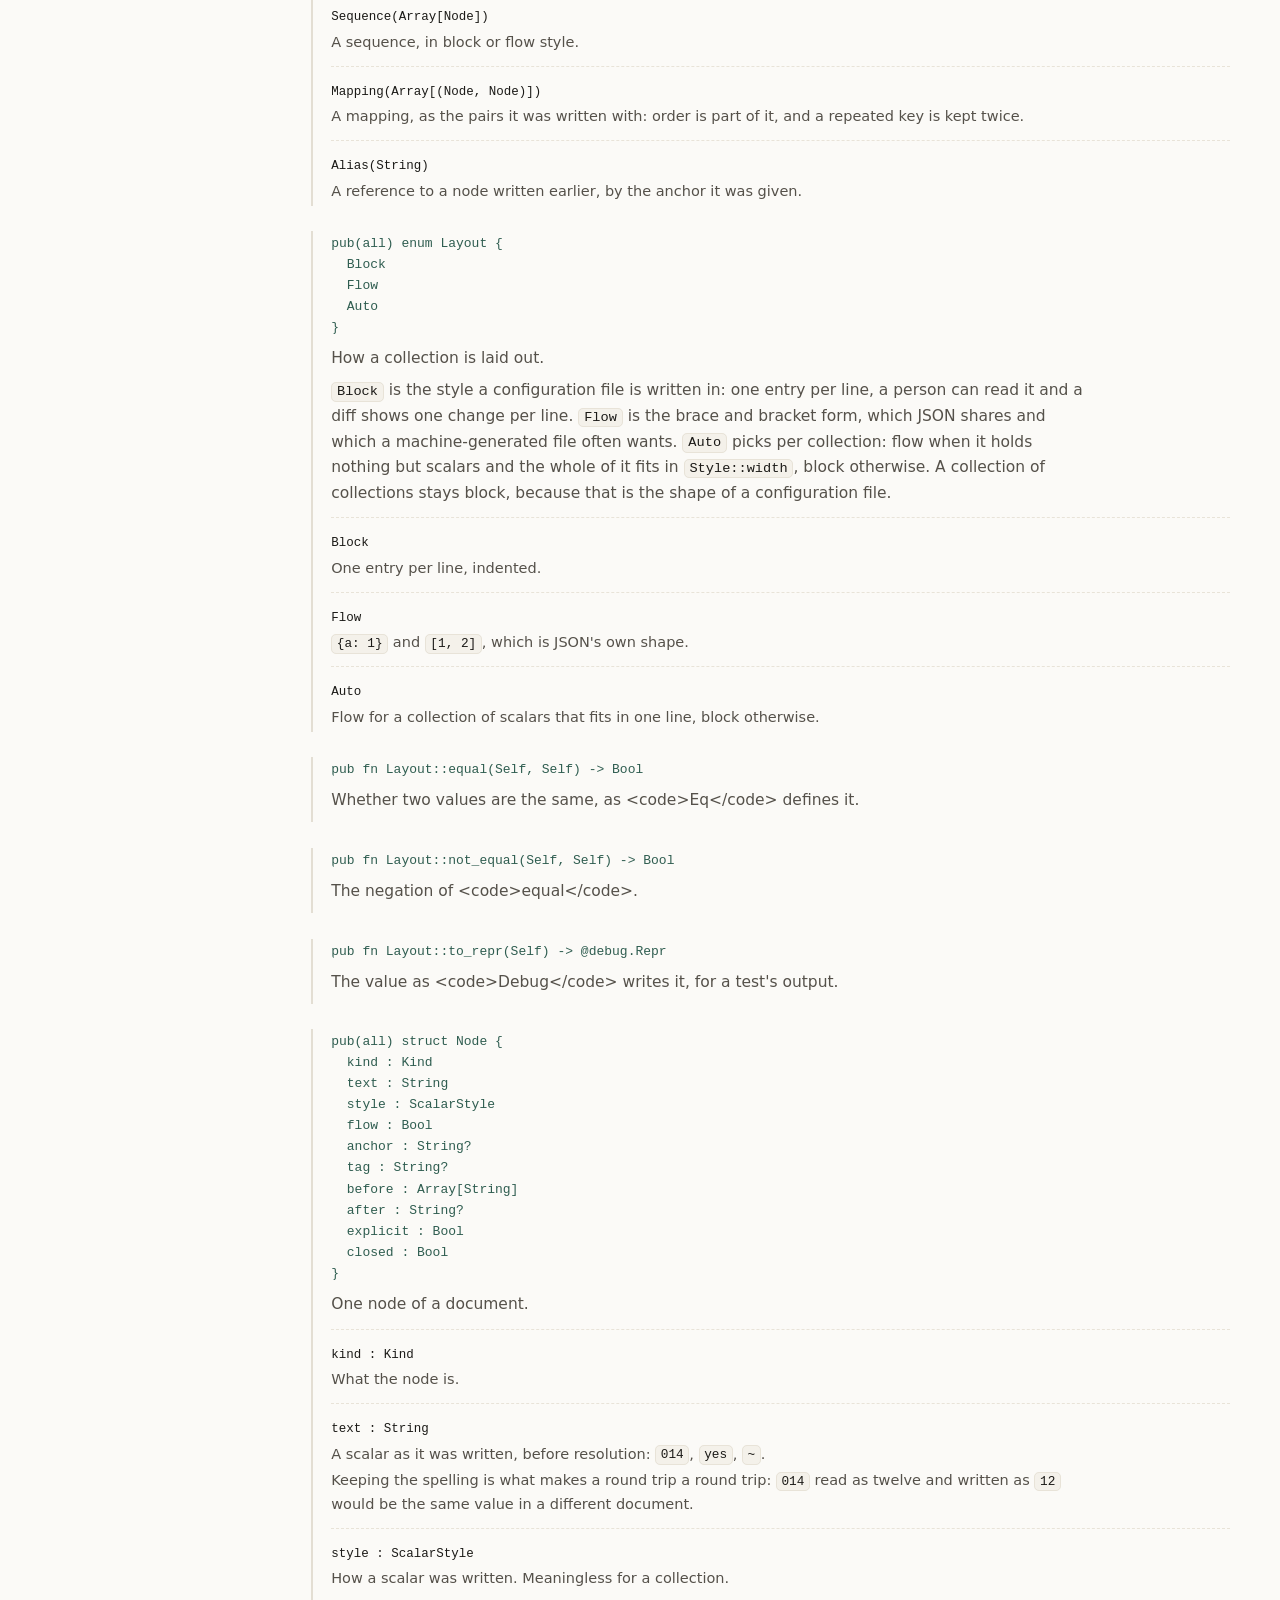
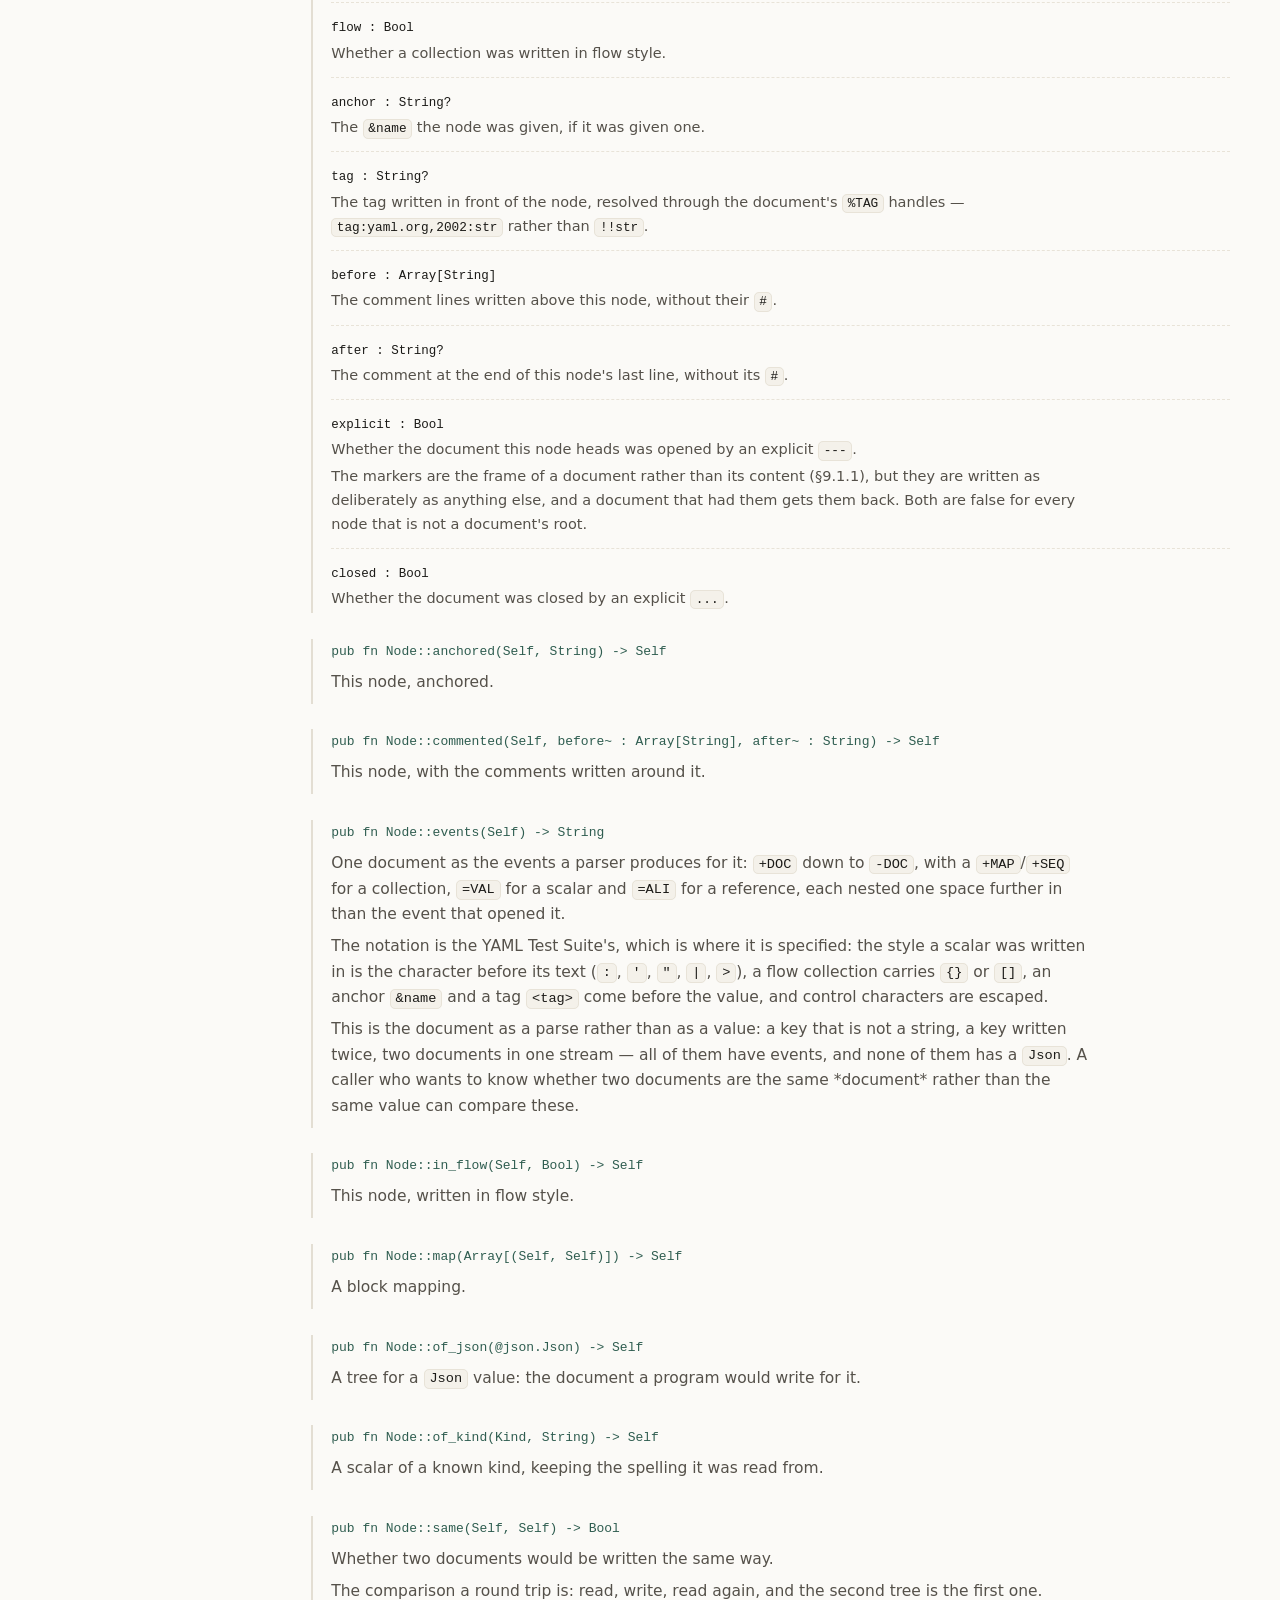
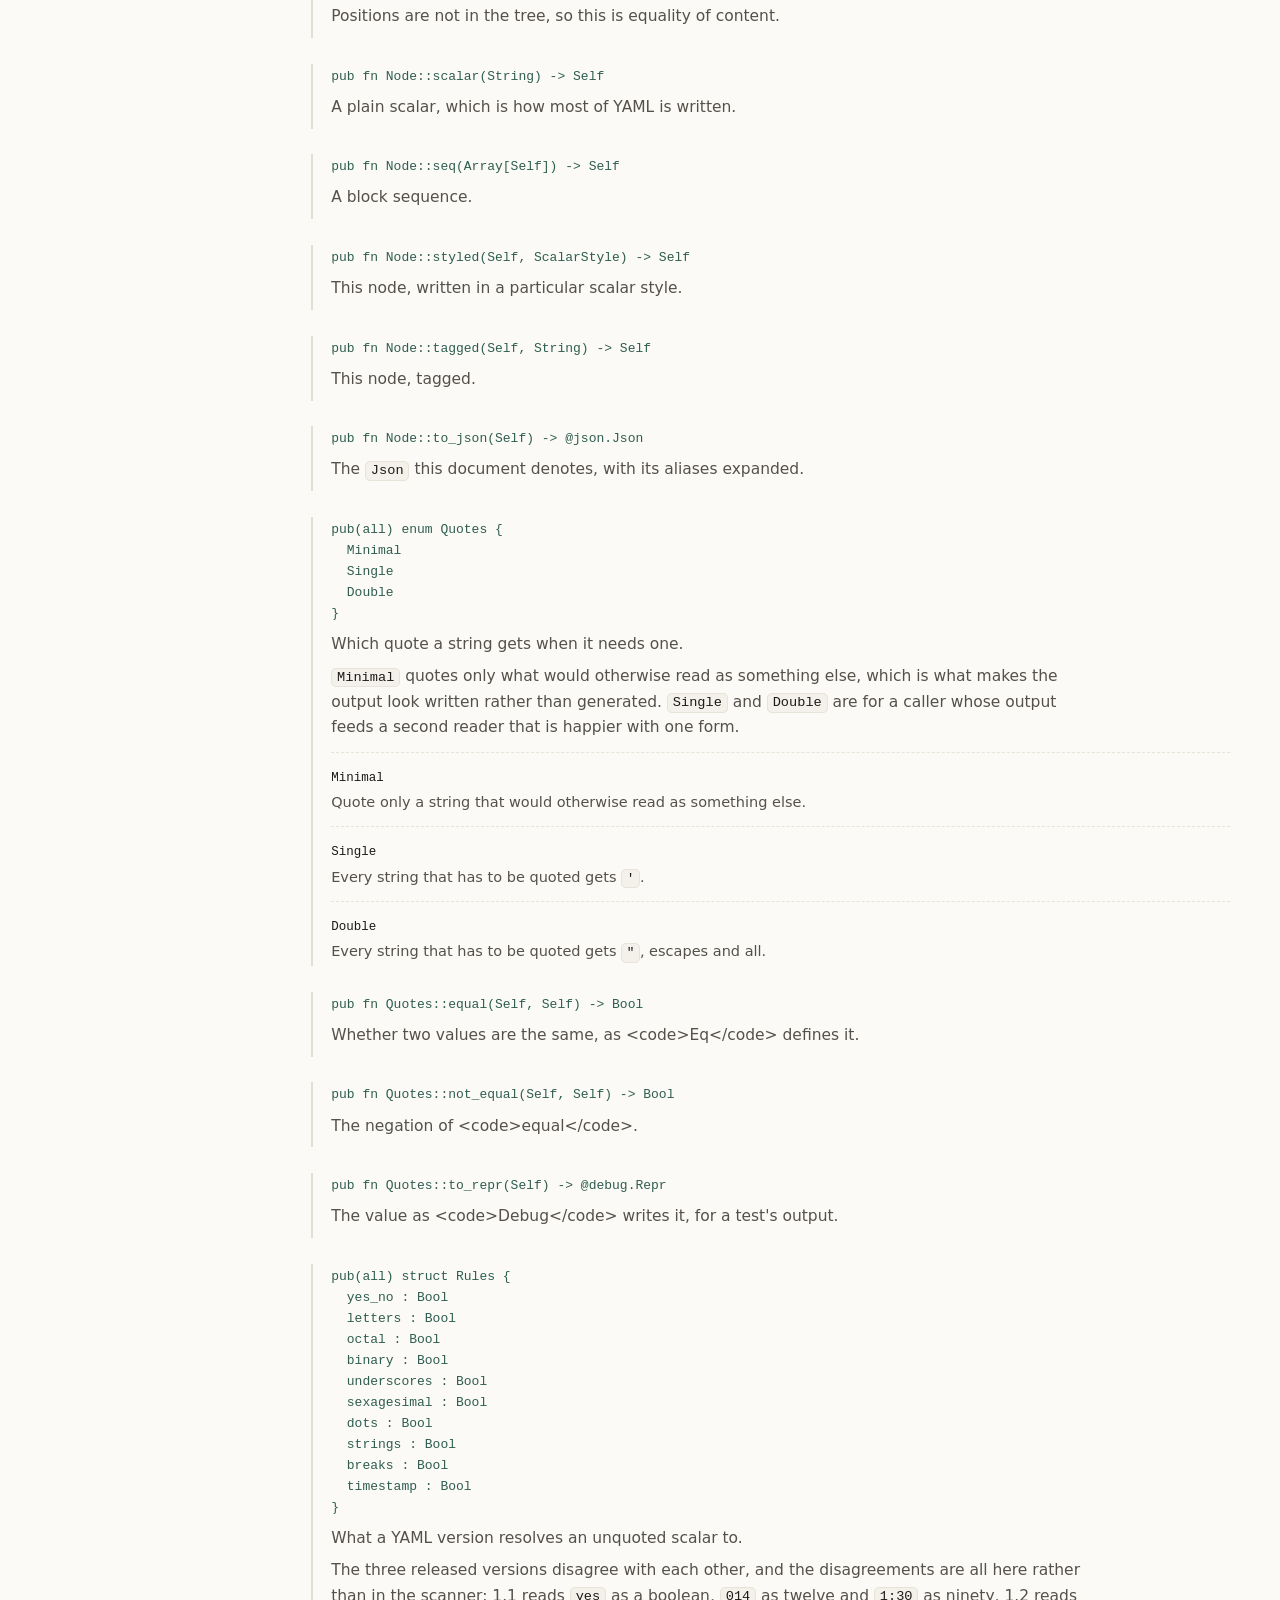
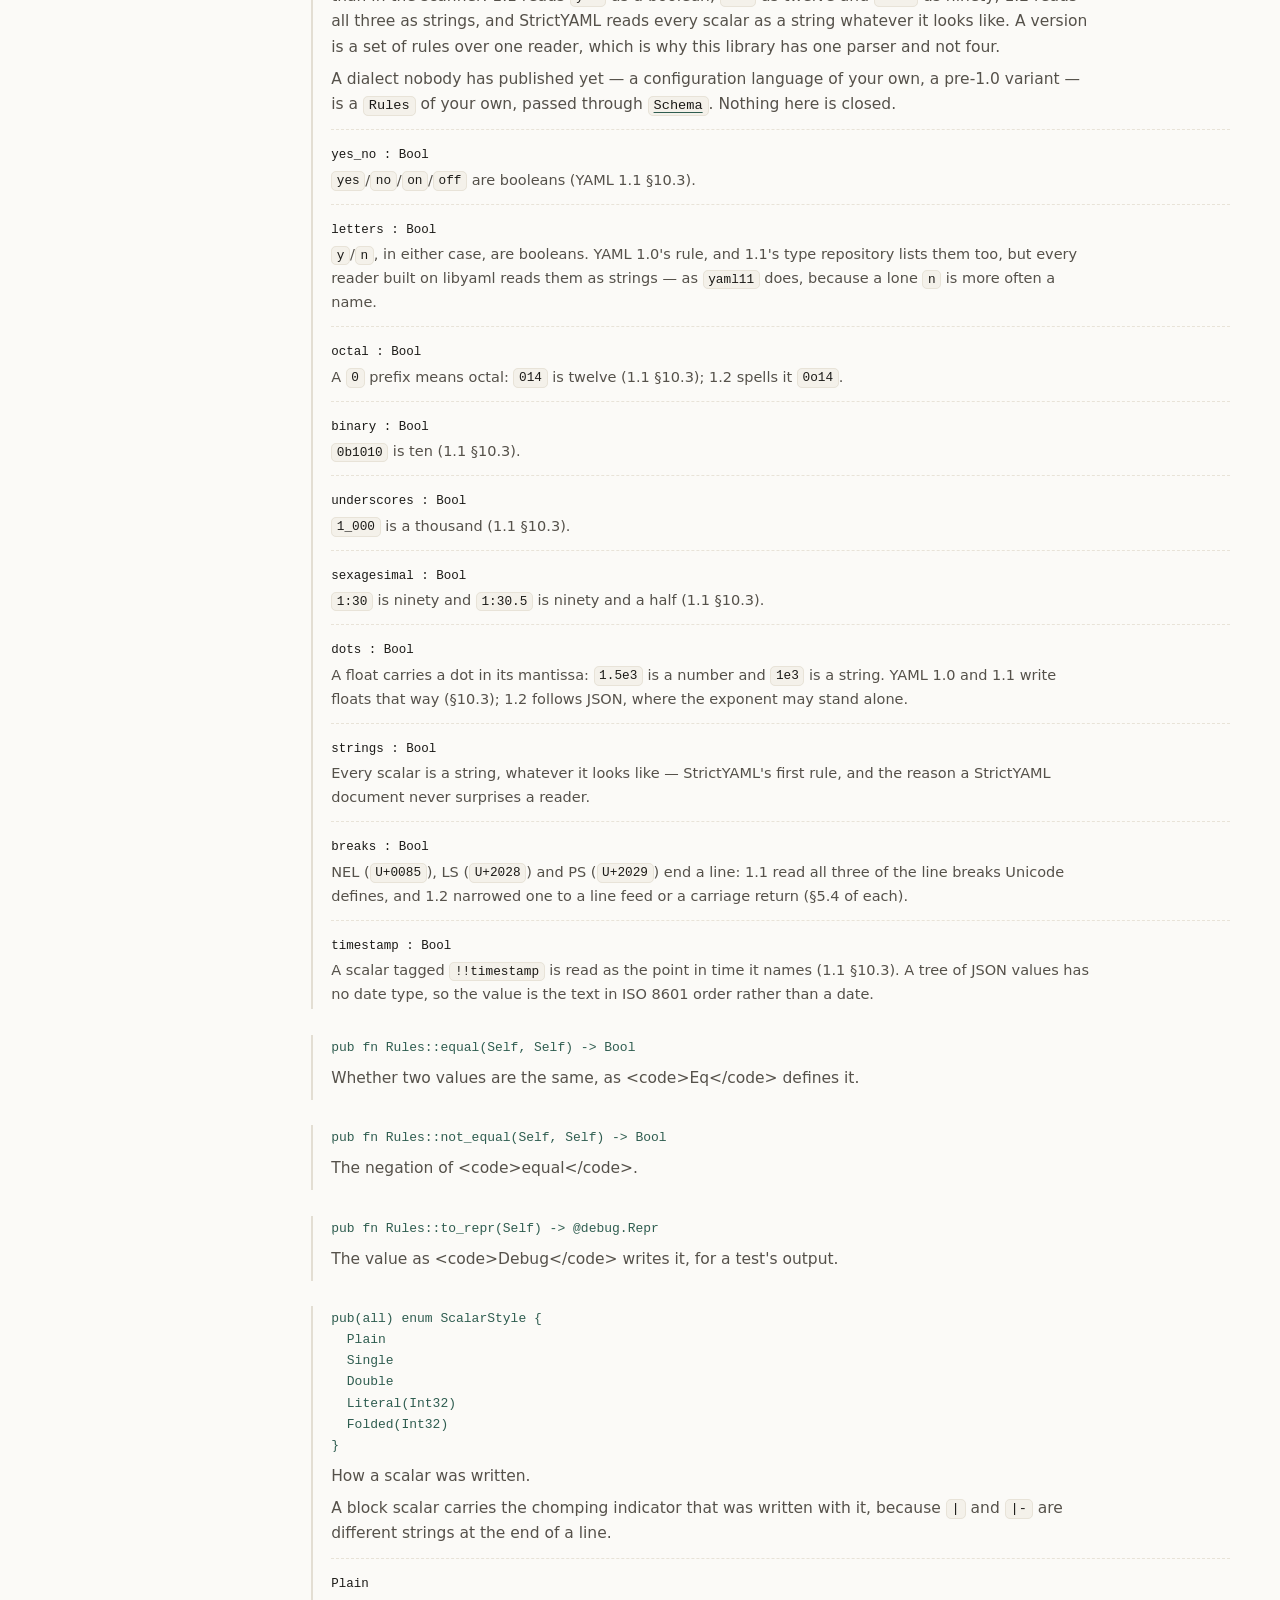
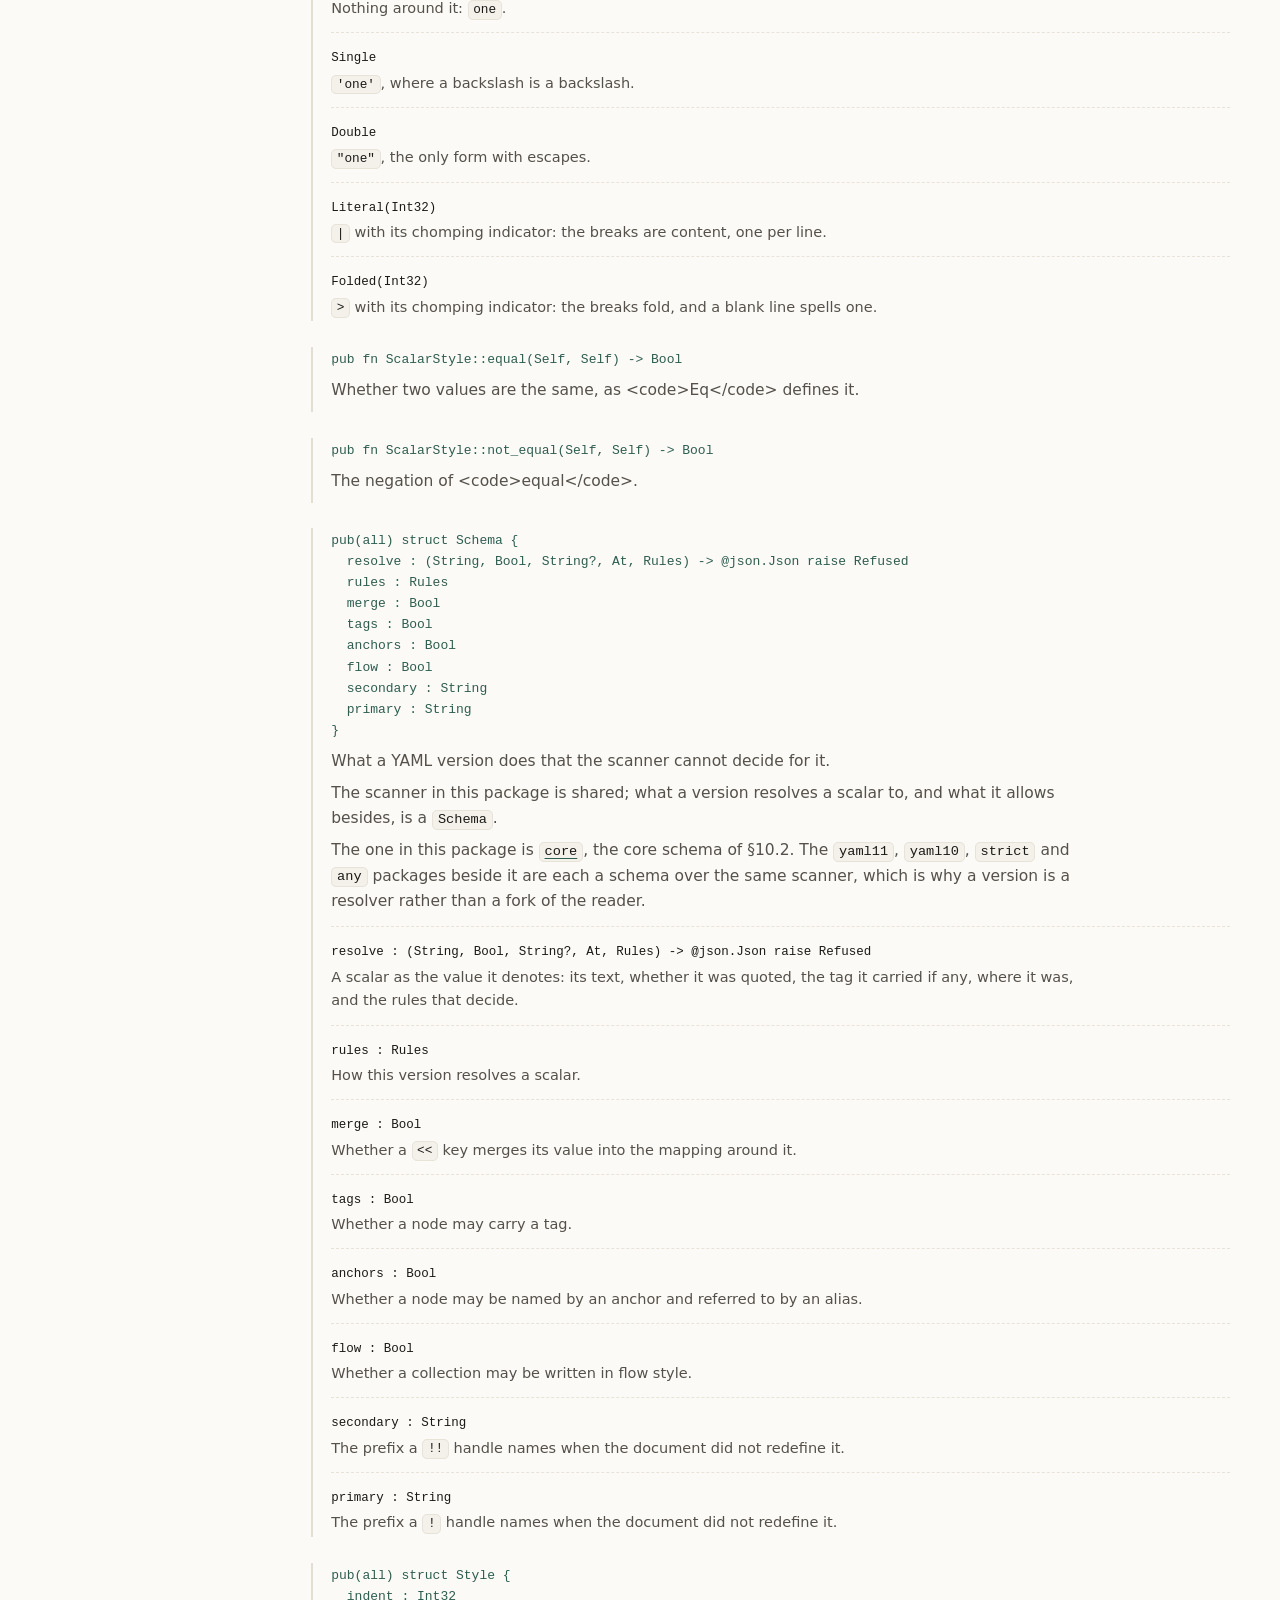
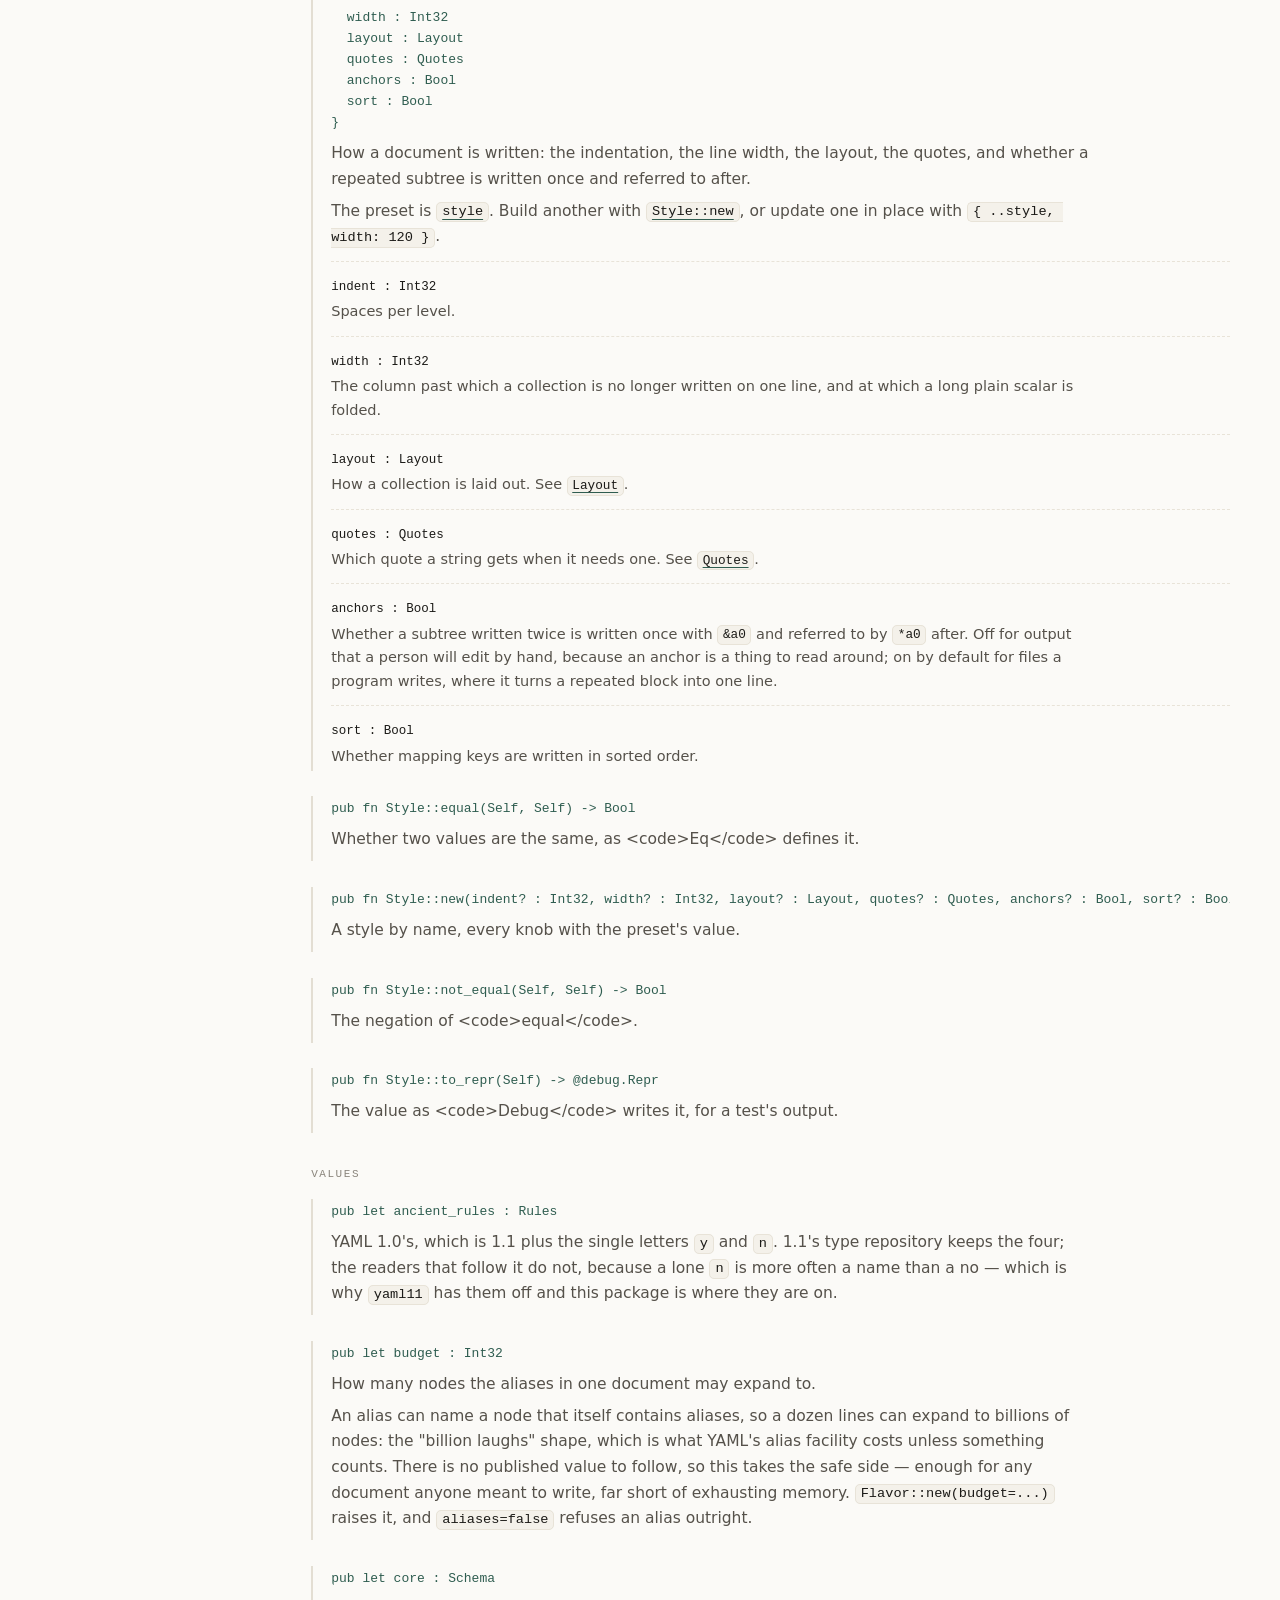
<file: docs/api.html>
<!DOCTYPE html>
<html lang="en-IE">
  <head>
    <meta charset="utf-8" />
    <meta name="viewport" content="width=device-width, initial-scale=1" />
    <title>API — moonyaml</title>
    <meta
      name="description"
      content="Every public type, value and function in moonyaml, with the signature the compiler produces and the comment that explains it."
    />
    <link rel="stylesheet" href="style.css" />
    <script type="module" src="scrollbar.js"></script>
    <link rel="icon" href="data:image/svg+xml,<svg xmlns='http://www.w3.org/2000/svg' viewBox='0 0 100 100'><text y='.9em' font-size='90'>⛰</text></svg>" />
    <script>
      // Set before the first paint, so the page never flashes the other theme.
      (function () {
        try {
          var t = localStorage.getItem("theme");
          if (t !== "dark" && t !== "light") {
            t = window.matchMedia("(prefers-color-scheme: dark)").matches ? "dark" : "light";
          }
          document.documentElement.setAttribute("data-theme", t);
        } catch (e) {}
      })();
    </script>
  </head>
  <body>
    <header class="top">
      <div class="shell">
        <a class="brand" href="index.html"><b>moonyaml</b><span>moonbitstack</span></a>
        <nav class="main">
          <a href="index.html">Overview</a>
          <a href="docs.html">Guide</a>
          <a href="api.html" aria-current="page">API</a>
          <a href="examples.html">Examples</a>
          <a href="https://github.com/moonbitstack/moonyaml">GitHub</a>
        </nav>
        <button class="theme" id="theme" type="button" aria-label="Switch theme">theme</button>
      </div>
    </header>

    <div class="shell docs">
      <aside class="toc">
        <h4>Contents</h4>
          <a href="#moonyaml">moonyaml</a>
          <a href="#types">moonyaml · types</a>
          <a href="#values">moonyaml · values</a>
          <a href="#functions">moonyaml · functions</a>
          <a href="#malformed">Malformed</a>
          <a href="#refused">Refused</a>
          <a href="#at">At</a>
          <a href="#duplicates">Duplicates</a>
          <a href="#flavor">Flavor</a>
          <a href="#kind">Kind</a>
          <a href="#layout">Layout</a>
          <a href="#node">Node</a>
          <a href="#quotes">Quotes</a>
          <a href="#rules">Rules</a>
          <a href="#scalarstyle">ScalarStyle</a>
          <a href="#schema">Schema</a>
          <a href="#style">Style</a>
          <a href="#yaml11-yaml11">moonyaml/yaml11</a>
          <a href="#yaml10-yaml10">moonyaml/yaml10</a>
          <a href="#strict-strict">moonyaml/strict</a>
          <a href="#any-any">moonyaml/any</a>
      </aside>

      <article class="doc api">
<h2 id="moonyaml">moonyaml</h2>
<p class="blurb">YAML 1.2.2's core schema, the writer, the document model, and the typed codec.</p>
<h3 id="types">Types</h3>
<div class="item" id="malformed">
<pre class="sig"><code>pub(all) suberror Malformed {
  Read(Refused)
  Shape(@json.JsonDecodeError)
}</code></pre>
<div class="prose"><p>Why a document did not become the value the caller asked for.</p>
<p>Two things can go wrong, and they are different things: the YAML may not have been read at all, or it may have been read and not be the shape a type needs. Both carry where — the reader's position, or the path into the document — so a caller can say which line to look at.</p></div>
<div class="field">
<code class="name">Read(Refused)</code>
<div class="prose"><p>The text is not YAML at all: see <a href="#refused"><code>Refused</code></a> for the rule it broke.</p></div>
</div>
<div class="field">
<code class="name">Shape(@json.JsonDecodeError)</code>
<div class="prose"><p>The document read fine and is not the shape the type asked for. The path is a JSON Pointer into what was read, <code>/servers/2/port</code>.</p></div>
</div>
</div>
<div class="item" id="malformed-output">
<pre class="sig"><code>pub fn Malformed::output(Self, &amp;Logger) -&gt; Unit</code></pre>
<div class="prose"><p>The value &lt;code&gt;Show&lt;/code&gt; prints, written to the logger it is given.</p></div>
</div>
<div class="item" id="malformed-to_repr">
<pre class="sig"><code>pub fn Malformed::to_repr(Self) -&gt; @debug.Repr</code></pre>
<div class="prose"><p>The value as &lt;code&gt;Debug&lt;/code&gt; writes it, for a test's output.</p></div>
</div>
<div class="item" id="malformed-to_string">
<pre class="sig"><code>pub fn Malformed::to_string(Self) -&gt; String</code></pre>
<div class="prose"><p>The value as &lt;code&gt;Show&lt;/code&gt; writes it, for a person to read.</p></div>
</div>
<div class="item" id="pub-impl-show-for-malformed">
<pre class="sig"><code>pub impl Show for Malformed</code></pre>
<div class="prose"><p>An implementation of a trait, as the compiler generated it.</p></div>
</div>
<div class="item" id="refused">
<pre class="sig"><code>pub(all) suberror Refused {
  Unexpected(At, Char)
  Truncated(At)
  BadEscape(At)
  BadIndent(At)
  BadTag(At, String)
  BadAnchor(At, String)
  Repeated(At, String)
  Trailing(At)
  TooDeep(At)
  Exceeded(at~ : At, limit~ : Int32, got~ : Int32)
  BadUtf8(At)
  Disallowed(At, String)
}</code></pre>
<div class="prose"><p>Why a document was refused.</p>
<p>YAML's own answer to ambiguity is to be permissive, which is how a configuration file comes to mean something other than what it looks like. This reader refuses instead: anything it cannot resolve to one reading is an error with a position, never a guess.</p></div>
<div class="field">
<code class="name">Unexpected(At, Char)</code>
<div class="prose"><p>A character that cannot stand where it was written.</p></div>
</div>
<div class="field">
<code class="name">Truncated(At)</code>
<div class="prose"><p>The text ends inside a document: a quote, a bracket or a block scalar that was never closed.</p></div>
</div>
<div class="field">
<code class="name">BadEscape(At)</code>
<div class="prose"><p>A double-quoted escape that is not one of §5.7's.</p></div>
</div>
<div class="field">
<code class="name">BadIndent(At)</code>
<div class="prose"><p>A line indented to a column that lines up with nothing.</p></div>
</div>
<div class="field">
<code class="name">BadTag(At, String)</code>
<div class="prose"><p>A tag nobody has, or a node tagged as something it cannot be.</p></div>
</div>
<div class="field">
<code class="name">BadAnchor(At, String)</code>
<div class="prose"><p>An alias naming an anchor that was not written before it.</p></div>
</div>
<div class="field">
<code class="name">Repeated(At, String)</code>
<div class="prose"><p>A key written twice, under <code>duplicates: Reject</code>.</p></div>
</div>
<div class="field">
<code class="name">Trailing(At)</code>
<div class="prose"><p>A second document where one was asked for.</p></div>
</div>
<div class="field">
<code class="name">TooDeep(At)</code>
<div class="prose"><p>Nesting past <code>Flavor::depth</code>.</p></div>
</div>
<div class="field">
<code class="name">Exceeded(at~ : At, limit~ : Int32, got~ : Int32)</code>
<div class="prose"><p>Aliases expanding past <code>Flavor::budget</code>, with the limit and what it reached.</p></div>
</div>
<div class="field">
<code class="name">BadUtf8(At)</code>
<div class="prose"><p>Not UTF-8, from the byte entry points.</p></div>
</div>
<div class="field">
<code class="name">Disallowed(At, String)</code>
<div class="prose"><p>A construct this version does not have: a flow collection under the strict dialect, a tag or an anchor under a schema that has none, a key that is a collection where the value tree has only string keys.</p></div>
</div>
</div>
<div class="item" id="refused-at">
<pre class="sig"><code>pub fn Refused::at(Self) -&gt; At</code></pre>
<div class="prose"><p>Where the refusal happened.</p>
<p>Every variant carries a position, so a caller that wants to report the line and column does not have to match all twelve of them to get at it.</p></div>
</div>
<div class="item" id="refused-equal">
<pre class="sig"><code>pub fn Refused::equal(Self, Self) -&gt; Bool</code></pre>
<div class="prose"><p>Whether two values are the same, as &lt;code&gt;Eq&lt;/code&gt; defines it.</p></div>
</div>
<div class="item" id="refused-not_equal">
<pre class="sig"><code>pub fn Refused::not_equal(Self, Self) -&gt; Bool</code></pre>
<div class="prose"><p>The negation of &lt;code&gt;equal&lt;/code&gt;.</p></div>
</div>
<div class="item" id="refused-output">
<pre class="sig"><code>pub fn Refused::output(Self, &amp;Logger) -&gt; Unit</code></pre>
<div class="prose"><p>The value &lt;code&gt;Show&lt;/code&gt; prints, written to the logger it is given.</p></div>
</div>
<div class="item" id="refused-to_repr">
<pre class="sig"><code>pub fn Refused::to_repr(Self) -&gt; @debug.Repr</code></pre>
<div class="prose"><p>The value as &lt;code&gt;Debug&lt;/code&gt; writes it, for a test's output.</p></div>
</div>
<div class="item" id="refused-to_string">
<pre class="sig"><code>pub fn Refused::to_string(Self) -&gt; String</code></pre>
<div class="prose"><p>The value as &lt;code&gt;Show&lt;/code&gt; writes it, for a person to read.</p></div>
</div>
<div class="item" id="pub-impl-show-for-refused">
<pre class="sig"><code>pub impl Show for Refused</code></pre>
<div class="prose"><p>An implementation of a trait, as the compiler generated it.</p></div>
</div>
<div class="item" id="at">
<pre class="sig"><code>pub(all) struct At {
  at : Int32
  line : Int32
  column : Int32
}</code></pre>
<div class="prose"><p>Where in the source something is: the offset in code units, and the line and column a person counts from one.</p>
<p>Every refusal carries one, because a configuration file that will not load is read by a person who needs to know which line to look at.</p></div>
<div class="field">
<code class="name">at : Int32</code>
<div class="prose"><p>The offset in code units from the start of the text.</p></div>
</div>
<div class="field">
<code class="name">line : Int32</code>
<div class="prose"><p>The line, counting from one.</p></div>
</div>
<div class="field">
<code class="name">column : Int32</code>
<div class="prose"><p>The column, counting from one.</p></div>
</div>
</div>
<div class="item" id="at-equal">
<pre class="sig"><code>pub fn At::equal(Self, Self) -&gt; Bool</code></pre>
<div class="prose"><p>Whether two values are the same, as &lt;code&gt;Eq&lt;/code&gt; defines it.</p></div>
</div>
<div class="item" id="at-not_equal">
<pre class="sig"><code>pub fn At::not_equal(Self, Self) -&gt; Bool</code></pre>
<div class="prose"><p>The negation of &lt;code&gt;equal&lt;/code&gt;.</p></div>
</div>
<div class="item" id="at-output">
<pre class="sig"><code>pub fn At::output(Self, &amp;Logger) -&gt; Unit</code></pre>
<div class="prose"><p>The value &lt;code&gt;Show&lt;/code&gt; prints, written to the logger it is given.</p></div>
</div>
<div class="item" id="at-to_repr">
<pre class="sig"><code>pub fn At::to_repr(Self) -&gt; @debug.Repr</code></pre>
<div class="prose"><p>The value as &lt;code&gt;Debug&lt;/code&gt; writes it, for a test's output.</p></div>
</div>
<div class="item" id="at-to_string">
<pre class="sig"><code>pub fn At::to_string(Self) -&gt; String</code></pre>
<div class="prose"><p>The value as &lt;code&gt;Show&lt;/code&gt; writes it, for a person to read.</p></div>
</div>
<div class="item" id="pub-impl-show-for-at">
<pre class="sig"><code>pub impl Show for At</code></pre>
<div class="prose"><p>An implementation of a trait, as the compiler generated it.</p></div>
</div>
<div class="item" id="duplicates">
<pre class="sig"><code>pub(all) enum Duplicates {
  Last
  First
  Reject
}</code></pre>
<div class="prose"><p>What to do when a mapping names the same key twice.</p>
<p>YAML 1.2.2 §3.2.1.1 says the keys of a mapping are unique and leaves the handling of a duplicate to the processor. Every loader in reach takes the last one, which is what <code>Last</code> does; <code>First</code> and <code>Reject</code> are here because a configuration file with a key written twice is usually a mistake someone would rather be told about.</p></div>
<div class="field">
<code class="name">Last</code>
<div class="prose"><p>The last value written for a key is the one the mapping has.</p></div>
</div>
<div class="field">
<code class="name">First</code>
<div class="prose"><p>The first value written for a key is the one the mapping has.</p></div>
</div>
<div class="field">
<code class="name">Reject</code>
<div class="prose"><p>A repeated key is refused, with the position of the second one.</p></div>
</div>
</div>
<div class="item" id="duplicates-equal">
<pre class="sig"><code>pub fn Duplicates::equal(Self, Self) -&gt; Bool</code></pre>
<div class="prose"><p>Whether two values are the same, as &lt;code&gt;Eq&lt;/code&gt; defines it.</p></div>
</div>
<div class="item" id="duplicates-not_equal">
<pre class="sig"><code>pub fn Duplicates::not_equal(Self, Self) -&gt; Bool</code></pre>
<div class="prose"><p>The negation of &lt;code&gt;equal&lt;/code&gt;.</p></div>
</div>
<div class="item" id="duplicates-to_repr">
<pre class="sig"><code>pub fn Duplicates::to_repr(Self) -&gt; @debug.Repr</code></pre>
<div class="prose"><p>The value as &lt;code&gt;Debug&lt;/code&gt; writes it, for a test's output.</p></div>
</div>
<div class="item" id="flavor">
<pre class="sig"><code>pub(all) struct Flavor {
  depth : Int32
  duplicates : Duplicates
  aliases : Bool
  budget : Int32
}</code></pre>
<div class="prose"><p>How a document is read: the limits, and what to do with a duplicate key.</p>
<p>The preset is <a href="#strict"><code>strict</code></a>. Build another with <a href="#flavor-new"><code>Flavor::new</code></a>, or update one in place with <code>{ ..strict, depth: 64 }</code>.</p></div>
<div class="field">
<code class="name">depth : Int32</code>
<div class="prose"><p>How deep a document may nest. See <a href="#depth"><code>depth</code></a>.</p></div>
</div>
<div class="field">
<code class="name">duplicates : Duplicates</code>
<div class="prose"><p>What a key written twice means. See <a href="#duplicates"><code>Duplicates</code></a>.</p></div>
</div>
<div class="field">
<code class="name">aliases : Bool</code>
<div class="prose"><p>Whether an alias may be resolved at all: <code>false</code> refuses one outright, which is what a caller reading untrusted input may want.</p></div>
</div>
<div class="field">
<code class="name">budget : Int32</code>
<div class="prose"><p>How many nodes the aliases of one document may expand to. See <a href="#budget"><code>budget</code></a>.</p></div>
</div>
</div>
<div class="item" id="flavor-equal">
<pre class="sig"><code>pub fn Flavor::equal(Self, Self) -&gt; Bool</code></pre>
<div class="prose"><p>Whether two values are the same, as &lt;code&gt;Eq&lt;/code&gt; defines it.</p></div>
</div>
<div class="item" id="flavor-new">
<pre class="sig"><code>pub fn Flavor::new(depth? : Int32, duplicates? : Duplicates, aliases? : Bool, budget? : Int32) -&gt; Self</code></pre>
<div class="prose"><p>A flavor by name, every knob with the preset's value.</p></div>
</div>
<div class="item" id="flavor-not_equal">
<pre class="sig"><code>pub fn Flavor::not_equal(Self, Self) -&gt; Bool</code></pre>
<div class="prose"><p>The negation of &lt;code&gt;equal&lt;/code&gt;.</p></div>
</div>
<div class="item" id="flavor-to_repr">
<pre class="sig"><code>pub fn Flavor::to_repr(Self) -&gt; @debug.Repr</code></pre>
<div class="prose"><p>The value as &lt;code&gt;Debug&lt;/code&gt; writes it, for a test's output.</p></div>
</div>
<div class="item" id="kind">
<pre class="sig"><code>pub(all) enum Kind {
  Null
  Bool(Bool)
  Number(Double)
  Str(String)
  Sequence(Array[Node])
  Mapping(Array[(Node, Node)])
  Alias(String)
}</code></pre>
<div class="prose"><p>What a node is.</p>
<p>An alias is a node of its own rather than a copy of what it names: a document with an anchor and three aliases is three references, and writing it back as twelve copies would be a different document.</p></div>
<div class="field">
<code class="name">Null</code>
<div class="prose"><p>An empty node: <code>~</code>, <code>null</code>, or nothing written at all.</p></div>
</div>
<div class="field">
<code class="name">Bool(Bool)</code>
<div class="prose"><p>A boolean, which only <code>true</code> and <code>false</code> are under the core schema.</p></div>
</div>
<div class="field">
<code class="name">Number(Double)</code>
<div class="prose"><p>A number, held as the double it denotes.</p></div>
</div>
<div class="field">
<code class="name">Str(String)</code>
<div class="prose"><p>A string: everything that is not one of the above and was not tagged.</p></div>
</div>
<div class="field">
<code class="name">Sequence(Array[Node])</code>
<div class="prose"><p>A sequence, in block or flow style.</p></div>
</div>
<div class="field">
<code class="name">Mapping(Array[(Node, Node)])</code>
<div class="prose"><p>A mapping, as the pairs it was written with: order is part of it, and a repeated key is kept twice.</p></div>
</div>
<div class="field">
<code class="name">Alias(String)</code>
<div class="prose"><p>A reference to a node written earlier, by the anchor it was given.</p></div>
</div>
</div>
<div class="item" id="layout">
<pre class="sig"><code>pub(all) enum Layout {
  Block
  Flow
  Auto
}</code></pre>
<div class="prose"><p>How a collection is laid out.</p>
<p><code>Block</code> is the style a configuration file is written in: one entry per line, a person can read it and a diff shows one change per line. <code>Flow</code> is the brace and bracket form, which JSON shares and which a machine-generated file often wants. <code>Auto</code> picks per collection: flow when it holds nothing but scalars and the whole of it fits in <code>Style::width</code>, block otherwise. A collection of collections stays block, because that is the shape of a configuration file.</p></div>
<div class="field">
<code class="name">Block</code>
<div class="prose"><p>One entry per line, indented.</p></div>
</div>
<div class="field">
<code class="name">Flow</code>
<div class="prose"><p><code>{a: 1}</code> and <code>[1, 2]</code>, which is JSON's own shape.</p></div>
</div>
<div class="field">
<code class="name">Auto</code>
<div class="prose"><p>Flow for a collection of scalars that fits in one line, block otherwise.</p></div>
</div>
</div>
<div class="item" id="layout-equal">
<pre class="sig"><code>pub fn Layout::equal(Self, Self) -&gt; Bool</code></pre>
<div class="prose"><p>Whether two values are the same, as &lt;code&gt;Eq&lt;/code&gt; defines it.</p></div>
</div>
<div class="item" id="layout-not_equal">
<pre class="sig"><code>pub fn Layout::not_equal(Self, Self) -&gt; Bool</code></pre>
<div class="prose"><p>The negation of &lt;code&gt;equal&lt;/code&gt;.</p></div>
</div>
<div class="item" id="layout-to_repr">
<pre class="sig"><code>pub fn Layout::to_repr(Self) -&gt; @debug.Repr</code></pre>
<div class="prose"><p>The value as &lt;code&gt;Debug&lt;/code&gt; writes it, for a test's output.</p></div>
</div>
<div class="item" id="node">
<pre class="sig"><code>pub(all) struct Node {
  kind : Kind
  text : String
  style : ScalarStyle
  flow : Bool
  anchor : String?
  tag : String?
  before : Array[String]
  after : String?
  explicit : Bool
  closed : Bool
}</code></pre>
<div class="prose"><p>One node of a document.</p></div>
<div class="field">
<code class="name">kind : Kind</code>
<div class="prose"><p>What the node is.</p></div>
</div>
<div class="field">
<code class="name">text : String</code>
<div class="prose"><p>A scalar as it was written, before resolution: <code>014</code>, <code>yes</code>, <code>~</code>.</p>
<p>Keeping the spelling is what makes a round trip a round trip: <code>014</code> read as twelve and written as <code>12</code> would be the same value in a different document.</p></div>
</div>
<div class="field">
<code class="name">style : ScalarStyle</code>
<div class="prose"><p>How a scalar was written. Meaningless for a collection.</p></div>
</div>
<div class="field">
<code class="name">flow : Bool</code>
<div class="prose"><p>Whether a collection was written in flow style.</p></div>
</div>
<div class="field">
<code class="name">anchor : String?</code>
<div class="prose"><p>The <code>&amp;name</code> the node was given, if it was given one.</p></div>
</div>
<div class="field">
<code class="name">tag : String?</code>
<div class="prose"><p>The tag written in front of the node, resolved through the document's <code>%TAG</code> handles — <code>tag:yaml.org,2002:str</code> rather than <code>!!str</code>.</p></div>
</div>
<div class="field">
<code class="name">before : Array[String]</code>
<div class="prose"><p>The comment lines written above this node, without their <code>#</code>.</p></div>
</div>
<div class="field">
<code class="name">after : String?</code>
<div class="prose"><p>The comment at the end of this node's last line, without its <code>#</code>.</p></div>
</div>
<div class="field">
<code class="name">explicit : Bool</code>
<div class="prose"><p>Whether the document this node heads was opened by an explicit <code>---</code>.</p>
<p>The markers are the frame of a document rather than its content (§9.1.1), but they are written as deliberately as anything else, and a document that had them gets them back. Both are false for every node that is not a document's root.</p></div>
</div>
<div class="field">
<code class="name">closed : Bool</code>
<div class="prose"><p>Whether the document was closed by an explicit <code>...</code>.</p></div>
</div>
</div>
<div class="item" id="node-anchored">
<pre class="sig"><code>pub fn Node::anchored(Self, String) -&gt; Self</code></pre>
<div class="prose"><p>This node, anchored.</p></div>
</div>
<div class="item" id="node-commented">
<pre class="sig"><code>pub fn Node::commented(Self, before~ : Array[String], after~ : String) -&gt; Self</code></pre>
<div class="prose"><p>This node, with the comments written around it.</p></div>
</div>
<div class="item" id="node-events">
<pre class="sig"><code>pub fn Node::events(Self) -&gt; String</code></pre>
<div class="prose"><p>One document as the events a parser produces for it: <code>+DOC</code> down to <code>-DOC</code>, with a <code>+MAP</code>/<code>+SEQ</code> for a collection, <code>=VAL</code> for a scalar and <code>=ALI</code> for a reference, each nested one space further in than the event that opened it.</p>
<p>The notation is the YAML Test Suite's, which is where it is specified: the style a scalar was written in is the character before its text (<code>:</code>, <code>'</code>, <code>"</code>, <code>|</code>, <code>&gt;</code>), a flow collection carries <code>{}</code> or <code>[]</code>, an anchor <code>&amp;name</code> and a tag <code>&lt;tag&gt;</code> come before the value, and control characters are escaped.</p>
<p>This is the document as a parse rather than as a value: a key that is not a string, a key written twice, two documents in one stream — all of them have events, and none of them has a <code>Json</code>. A caller who wants to know whether two documents are the same *document* rather than the same value can compare these.</p></div>
</div>
<div class="item" id="node-in_flow">
<pre class="sig"><code>pub fn Node::in_flow(Self, Bool) -&gt; Self</code></pre>
<div class="prose"><p>This node, written in flow style.</p></div>
</div>
<div class="item" id="node-map">
<pre class="sig"><code>pub fn Node::map(Array[(Self, Self)]) -&gt; Self</code></pre>
<div class="prose"><p>A block mapping.</p></div>
</div>
<div class="item" id="node-of_json">
<pre class="sig"><code>pub fn Node::of_json(@json.Json) -&gt; Self</code></pre>
<div class="prose"><p>A tree for a <code>Json</code> value: the document a program would write for it.</p></div>
</div>
<div class="item" id="node-of_kind">
<pre class="sig"><code>pub fn Node::of_kind(Kind, String) -&gt; Self</code></pre>
<div class="prose"><p>A scalar of a known kind, keeping the spelling it was read from.</p></div>
</div>
<div class="item" id="node-same">
<pre class="sig"><code>pub fn Node::same(Self, Self) -&gt; Bool</code></pre>
<div class="prose"><p>Whether two documents would be written the same way.</p>
<p>The comparison a round trip is: read, write, read again, and the second tree is the first one. Positions are not in the tree, so this is equality of content.</p></div>
</div>
<div class="item" id="node-scalar">
<pre class="sig"><code>pub fn Node::scalar(String) -&gt; Self</code></pre>
<div class="prose"><p>A plain scalar, which is how most of YAML is written.</p></div>
</div>
<div class="item" id="node-seq">
<pre class="sig"><code>pub fn Node::seq(Array[Self]) -&gt; Self</code></pre>
<div class="prose"><p>A block sequence.</p></div>
</div>
<div class="item" id="node-styled">
<pre class="sig"><code>pub fn Node::styled(Self, ScalarStyle) -&gt; Self</code></pre>
<div class="prose"><p>This node, written in a particular scalar style.</p></div>
</div>
<div class="item" id="node-tagged">
<pre class="sig"><code>pub fn Node::tagged(Self, String) -&gt; Self</code></pre>
<div class="prose"><p>This node, tagged.</p></div>
</div>
<div class="item" id="node-to_json">
<pre class="sig"><code>pub fn Node::to_json(Self) -&gt; @json.Json</code></pre>
<div class="prose"><p>The <code>Json</code> this document denotes, with its aliases expanded.</p></div>
</div>
<div class="item" id="quotes">
<pre class="sig"><code>pub(all) enum Quotes {
  Minimal
  Single
  Double
}</code></pre>
<div class="prose"><p>Which quote a string gets when it needs one.</p>
<p><code>Minimal</code> quotes only what would otherwise read as something else, which is what makes the output look written rather than generated. <code>Single</code> and <code>Double</code> are for a caller whose output feeds a second reader that is happier with one form.</p></div>
<div class="field">
<code class="name">Minimal</code>
<div class="prose"><p>Quote only a string that would otherwise read as something else.</p></div>
</div>
<div class="field">
<code class="name">Single</code>
<div class="prose"><p>Every string that has to be quoted gets <code>'</code>.</p></div>
</div>
<div class="field">
<code class="name">Double</code>
<div class="prose"><p>Every string that has to be quoted gets <code>"</code>, escapes and all.</p></div>
</div>
</div>
<div class="item" id="quotes-equal">
<pre class="sig"><code>pub fn Quotes::equal(Self, Self) -&gt; Bool</code></pre>
<div class="prose"><p>Whether two values are the same, as &lt;code&gt;Eq&lt;/code&gt; defines it.</p></div>
</div>
<div class="item" id="quotes-not_equal">
<pre class="sig"><code>pub fn Quotes::not_equal(Self, Self) -&gt; Bool</code></pre>
<div class="prose"><p>The negation of &lt;code&gt;equal&lt;/code&gt;.</p></div>
</div>
<div class="item" id="quotes-to_repr">
<pre class="sig"><code>pub fn Quotes::to_repr(Self) -&gt; @debug.Repr</code></pre>
<div class="prose"><p>The value as &lt;code&gt;Debug&lt;/code&gt; writes it, for a test's output.</p></div>
</div>
<div class="item" id="rules">
<pre class="sig"><code>pub(all) struct Rules {
  yes_no : Bool
  letters : Bool
  octal : Bool
  binary : Bool
  underscores : Bool
  sexagesimal : Bool
  dots : Bool
  strings : Bool
  breaks : Bool
  timestamp : Bool
}</code></pre>
<div class="prose"><p>What a YAML version resolves an unquoted scalar to.</p>
<p>The three released versions disagree with each other, and the disagreements are all here rather than in the scanner: 1.1 reads <code>yes</code> as a boolean, <code>014</code> as twelve and <code>1:30</code> as ninety, 1.2 reads all three as strings, and StrictYAML reads every scalar as a string whatever it looks like. A version is a set of rules over one reader, which is why this library has one parser and not four.</p>
<p>A dialect nobody has published yet — a configuration language of your own, a pre-1.0 variant — is a <code>Rules</code> of your own, passed through <a href="#schema"><code>Schema</code></a>. Nothing here is closed.</p></div>
<div class="field">
<code class="name">yes_no : Bool</code>
<div class="prose"><p><code>yes</code>/<code>no</code>/<code>on</code>/<code>off</code> are booleans (YAML 1.1 §10.3).</p></div>
</div>
<div class="field">
<code class="name">letters : Bool</code>
<div class="prose"><p><code>y</code>/<code>n</code>, in either case, are booleans. YAML 1.0's rule, and 1.1's type repository lists them too, but every reader built on libyaml reads them as strings — as <code>yaml11</code> does, because a lone <code>n</code> is more often a name.</p></div>
</div>
<div class="field">
<code class="name">octal : Bool</code>
<div class="prose"><p>A <code>0</code> prefix means octal: <code>014</code> is twelve (1.1 §10.3); 1.2 spells it <code>0o14</code>.</p></div>
</div>
<div class="field">
<code class="name">binary : Bool</code>
<div class="prose"><p><code>0b1010</code> is ten (1.1 §10.3).</p></div>
</div>
<div class="field">
<code class="name">underscores : Bool</code>
<div class="prose"><p><code>1_000</code> is a thousand (1.1 §10.3).</p></div>
</div>
<div class="field">
<code class="name">sexagesimal : Bool</code>
<div class="prose"><p><code>1:30</code> is ninety and <code>1:30.5</code> is ninety and a half (1.1 §10.3).</p></div>
</div>
<div class="field">
<code class="name">dots : Bool</code>
<div class="prose"><p>A float carries a dot in its mantissa: <code>1.5e3</code> is a number and <code>1e3</code> is a string. YAML 1.0 and 1.1 write floats that way (§10.3); 1.2 follows JSON, where the exponent may stand alone.</p></div>
</div>
<div class="field">
<code class="name">strings : Bool</code>
<div class="prose"><p>Every scalar is a string, whatever it looks like — StrictYAML's first rule, and the reason a StrictYAML document never surprises a reader.</p></div>
</div>
<div class="field">
<code class="name">breaks : Bool</code>
<div class="prose"><p>NEL (<code>U+0085</code>), LS (<code>U+2028</code>) and PS (<code>U+2029</code>) end a line: 1.1 read all three of the line breaks Unicode defines, and 1.2 narrowed one to a line feed or a carriage return (§5.4 of each).</p></div>
</div>
<div class="field">
<code class="name">timestamp : Bool</code>
<div class="prose"><p>A scalar tagged <code>!!timestamp</code> is read as the point in time it names (1.1 §10.3). A tree of JSON values has no date type, so the value is the text in ISO 8601 order rather than a date.</p></div>
</div>
</div>
<div class="item" id="rules-equal">
<pre class="sig"><code>pub fn Rules::equal(Self, Self) -&gt; Bool</code></pre>
<div class="prose"><p>Whether two values are the same, as &lt;code&gt;Eq&lt;/code&gt; defines it.</p></div>
</div>
<div class="item" id="rules-not_equal">
<pre class="sig"><code>pub fn Rules::not_equal(Self, Self) -&gt; Bool</code></pre>
<div class="prose"><p>The negation of &lt;code&gt;equal&lt;/code&gt;.</p></div>
</div>
<div class="item" id="rules-to_repr">
<pre class="sig"><code>pub fn Rules::to_repr(Self) -&gt; @debug.Repr</code></pre>
<div class="prose"><p>The value as &lt;code&gt;Debug&lt;/code&gt; writes it, for a test's output.</p></div>
</div>
<div class="item" id="scalarstyle">
<pre class="sig"><code>pub(all) enum ScalarStyle {
  Plain
  Single
  Double
  Literal(Int32)
  Folded(Int32)
}</code></pre>
<div class="prose"><p>How a scalar was written.</p>
<p>A block scalar carries the chomping indicator that was written with it, because <code>|</code> and <code>|-</code> are different strings at the end of a line.</p></div>
<div class="field">
<code class="name">Plain</code>
<div class="prose"><p>Nothing around it: <code>one</code>.</p></div>
</div>
<div class="field">
<code class="name">Single</code>
<div class="prose"><p><code>'one'</code>, where a backslash is a backslash.</p></div>
</div>
<div class="field">
<code class="name">Double</code>
<div class="prose"><p><code>"one"</code>, the only form with escapes.</p></div>
</div>
<div class="field">
<code class="name">Literal(Int32)</code>
<div class="prose"><p><code>|</code> with its chomping indicator: the breaks are content, one per line.</p></div>
</div>
<div class="field">
<code class="name">Folded(Int32)</code>
<div class="prose"><p><code>&gt;</code> with its chomping indicator: the breaks fold, and a blank line spells one.</p></div>
</div>
</div>
<div class="item" id="scalarstyle-equal">
<pre class="sig"><code>pub fn ScalarStyle::equal(Self, Self) -&gt; Bool</code></pre>
<div class="prose"><p>Whether two values are the same, as &lt;code&gt;Eq&lt;/code&gt; defines it.</p></div>
</div>
<div class="item" id="scalarstyle-not_equal">
<pre class="sig"><code>pub fn ScalarStyle::not_equal(Self, Self) -&gt; Bool</code></pre>
<div class="prose"><p>The negation of &lt;code&gt;equal&lt;/code&gt;.</p></div>
</div>
<div class="item" id="schema">
<pre class="sig"><code>pub(all) struct Schema {
  resolve : (String, Bool, String?, At, Rules) -&gt; @json.Json raise Refused
  rules : Rules
  merge : Bool
  tags : Bool
  anchors : Bool
  flow : Bool
  secondary : String
  primary : String
}</code></pre>
<div class="prose"><p>What a YAML version does that the scanner cannot decide for it.</p>
<p>The scanner in this package is shared; what a version resolves a scalar to, and what it allows besides, is a <code>Schema</code>.</p>
<p>The one in this package is <a href="#core"><code>core</code></a>, the core schema of §10.2. The <code>yaml11</code>, <code>yaml10</code>, <code>strict</code> and <code>any</code> packages beside it are each a schema over the same scanner, which is why a version is a resolver rather than a fork of the reader.</p></div>
<div class="field">
<code class="name">resolve : (String, Bool, String?, At, Rules) -&gt; @json.Json raise Refused</code>
<div class="prose"><p>A scalar as the value it denotes: its text, whether it was quoted, the tag it carried if any, where it was, and the rules that decide.</p></div>
</div>
<div class="field">
<code class="name">rules : Rules</code>
<div class="prose"><p>How this version resolves a scalar.</p></div>
</div>
<div class="field">
<code class="name">merge : Bool</code>
<div class="prose"><p>Whether a <code>&lt;&lt;</code> key merges its value into the mapping around it.</p></div>
</div>
<div class="field">
<code class="name">tags : Bool</code>
<div class="prose"><p>Whether a node may carry a tag.</p></div>
</div>
<div class="field">
<code class="name">anchors : Bool</code>
<div class="prose"><p>Whether a node may be named by an anchor and referred to by an alias.</p></div>
</div>
<div class="field">
<code class="name">flow : Bool</code>
<div class="prose"><p>Whether a collection may be written in flow style.</p></div>
</div>
<div class="field">
<code class="name">secondary : String</code>
<div class="prose"><p>The prefix a <code>!!</code> handle names when the document did not redefine it.</p></div>
</div>
<div class="field">
<code class="name">primary : String</code>
<div class="prose"><p>The prefix a <code>!</code> handle names when the document did not redefine it.</p></div>
</div>
</div>
<div class="item" id="style">
<pre class="sig"><code>pub(all) struct Style {
  indent : Int32
  width : Int32
  layout : Layout
  quotes : Quotes
  anchors : Bool
  sort : Bool
}</code></pre>
<div class="prose"><p>How a document is written: the indentation, the line width, the layout, the quotes, and whether a repeated subtree is written once and referred to after.</p>
<p>The preset is <a href="#style"><code>style</code></a>. Build another with <a href="#style-new"><code>Style::new</code></a>, or update one in place with <code>{ ..style, width: 120 }</code>.</p></div>
<div class="field">
<code class="name">indent : Int32</code>
<div class="prose"><p>Spaces per level.</p></div>
</div>
<div class="field">
<code class="name">width : Int32</code>
<div class="prose"><p>The column past which a collection is no longer written on one line, and at which a long plain scalar is folded.</p></div>
</div>
<div class="field">
<code class="name">layout : Layout</code>
<div class="prose"><p>How a collection is laid out. See <a href="#layout"><code>Layout</code></a>.</p></div>
</div>
<div class="field">
<code class="name">quotes : Quotes</code>
<div class="prose"><p>Which quote a string gets when it needs one. See <a href="#quotes"><code>Quotes</code></a>.</p></div>
</div>
<div class="field">
<code class="name">anchors : Bool</code>
<div class="prose"><p>Whether a subtree written twice is written once with <code>&amp;a0</code> and referred to by <code>*a0</code> after. Off for output that a person will edit by hand, because an anchor is a thing to read around; on by default for files a program writes, where it turns a repeated block into one line.</p></div>
</div>
<div class="field">
<code class="name">sort : Bool</code>
<div class="prose"><p>Whether mapping keys are written in sorted order.</p></div>
</div>
</div>
<div class="item" id="style-equal">
<pre class="sig"><code>pub fn Style::equal(Self, Self) -&gt; Bool</code></pre>
<div class="prose"><p>Whether two values are the same, as &lt;code&gt;Eq&lt;/code&gt; defines it.</p></div>
</div>
<div class="item" id="style-new">
<pre class="sig"><code>pub fn Style::new(indent? : Int32, width? : Int32, layout? : Layout, quotes? : Quotes, anchors? : Bool, sort? : Bool) -&gt; Self</code></pre>
<div class="prose"><p>A style by name, every knob with the preset's value.</p></div>
</div>
<div class="item" id="style-not_equal">
<pre class="sig"><code>pub fn Style::not_equal(Self, Self) -&gt; Bool</code></pre>
<div class="prose"><p>The negation of &lt;code&gt;equal&lt;/code&gt;.</p></div>
</div>
<div class="item" id="style-to_repr">
<pre class="sig"><code>pub fn Style::to_repr(Self) -&gt; @debug.Repr</code></pre>
<div class="prose"><p>The value as &lt;code&gt;Debug&lt;/code&gt; writes it, for a test's output.</p></div>
</div>
<h3 id="values">Values</h3>
<div class="item" id="ancient_rules">
<pre class="sig"><code>pub let ancient_rules : Rules</code></pre>
<div class="prose"><p>YAML 1.0's, which is 1.1 plus the single letters <code>y</code> and <code>n</code>. 1.1's type repository keeps the four; the readers that follow it do not, because a lone <code>n</code> is more often a name than a no — which is why <code>yaml11</code> has them off and this package is where they are on.</p></div>
</div>
<div class="item" id="budget">
<pre class="sig"><code>pub let budget : Int32</code></pre>
<div class="prose"><p>How many nodes the aliases in one document may expand to.</p>
<p>An alias can name a node that itself contains aliases, so a dozen lines can expand to billions of nodes: the "billion laughs" shape, which is what YAML's alias facility costs unless something counts. There is no published value to follow, so this takes the safe side — enough for any document anyone meant to write, far short of exhausting memory. <code>Flavor::new(budget=...)</code> raises it, and <code>aliases=false</code> refuses an alias outright.</p></div>
</div>
<div class="item" id="core">
<pre class="sig"><code>pub let core : Schema</code></pre>
<div class="prose"><p>The core schema of YAML 1.2.2 §10.2: what this package reads.</p></div>
</div>
<div class="item" id="core_rules">
<pre class="sig"><code>pub let core_rules : Rules</code></pre>
<div class="prose"><p>YAML 1.2's core schema: nothing but <code>true</code>/<code>false</code>, <code>null</code>, and the decimal, <code>0o</code> and <code>0x</code> numbers of §10.2.</p></div>
</div>
<div class="item" id="depth">
<pre class="sig"><code>pub let depth : Int32</code></pre>
<div class="prose"><p>How deep a document may nest.</p>
<p>500 is deep enough for any configuration file ever written and shallow enough that a reader which walks the tree cannot be driven off the stack by one that was not. A document that nests deeper than this is not a configuration file, and is refused rather than read.</p></div>
</div>
<div class="item" id="flow">
<pre class="sig"><code>pub let flow : Style</code></pre>
<div class="prose"><p>The same document, all in flow style — the form JSON shares.</p></div>
</div>
<div class="item" id="indent">
<pre class="sig"><code>pub let indent : Int32</code></pre>
<div class="prose"><p>How much a nested level is indented.</p>
<p>Two spaces: what almost every configuration file in the wild uses, and what a reader's eye is trained on.</p></div>
</div>
<div class="item" id="legacy_rules">
<pre class="sig"><code>pub let legacy_rules : Rules</code></pre>
<div class="prose"><p>YAML 1.1's type resolution, §10.3 of the 1.1 specification: the booleans, the octal and binary integers, the underscored numbers, and the base-60 form.</p></div>
</div>
<div class="item" id="strict">
<pre class="sig"><code>pub let strict : Flavor</code></pre>
<div class="prose"><p>The preset: refuse what is ambiguous, take the last of a repeated key, expand aliases within the budget.</p></div>
</div>
<div class="item" id="style">
<pre class="sig"><code>pub let style : Style</code></pre>
<div class="prose"><p>The preset: two-space block style, folded at 80 columns, quoting only what has to be quoted, anchors for what repeats.</p>
<p>Block, not <code>Auto</code>: what this writes is a configuration file, and a configuration file is read one entry to a line. <code>Auto</code> is a knob for output whose reader is a machine.</p></div>
</div>
<div class="item" id="width">
<pre class="sig"><code>pub let width : Int32</code></pre>
<div class="prose"><p>The column a writer folds at.</p>
<p>80: the width <code>yamllint</code> defaults to, which is itself the width of a terminal and of the Python PEP 8 convention the tooling around YAML grew up beside.</p></div>
</div>
<h3 id="functions">Functions</h3>
<div class="item" id="declared_version">
<pre class="sig"><code>pub fn declared_version(StringView) -&gt; (Int32, Int32)?</code></pre>
<div class="prose"><p>The version a stream declares in its first <code>%YAML</code> directive, if it declares one.</p>
<p>A reader may pick its rules from the document itself rather than from the caller, which is what <code>any</code> does. Only the first directive counts: §6.8.1 allows one per document, and the one that decides how the rest is read has to come before the rest.</p></div>
</div>
<div class="item" id="dump">
<pre class="sig"><code>pub fn dump(@json.Json, style? : Style, rules? : Rules, indent? : Int32, sort? : Bool) -&gt; Bytes</code></pre>
<div class="prose"><p>The same, as UTF-8 bytes — the <code>s</code> on <a href="#dumps"><code>dumps</code></a> is the one Python puts on the form that answers a string.</p></div>
</div>
<div class="item" id="dump_all">
<pre class="sig"><code>pub fn dump_all(ArrayView[@json.Json], style? : Style, rules? : Rules, indent? : Int32, sort? : Bool) -&gt; Bytes</code></pre>
<div class="prose"><p>The same, as UTF-8 bytes.</p></div>
</div>
<div class="item" id="dumps">
<pre class="sig"><code>pub fn dumps(@json.Json, style? : Style, rules? : Rules, indent? : Int32, sort? : Bool) -&gt; String</code></pre>
<div class="prose"><p>Write a <code>Json</code> tree as a YAML document.</p>
<p>Block style by default, which is what a configuration file is written in and what a person reads. A string is quoted only when plain would read back as something else — a number, a boolean, a null, or not at all — so the output looks like a file someone wrote rather than one a program emitted.</p>
<p>This is the reason to have a writer at all: a generator that builds YAML by joining strings gets the escaping wrong the first time a value contains a colon, and gets the indentation wrong the first time a value is a list.</p>
<p><code>style</code> says how; <code>indent</code> and <code>sort</code> override the two knobs that change from call to call. A flat parameter wins over the record — see "Configuration" in the README.</p></div>
</div>
<div class="item" id="dumps_all">
<pre class="sig"><code>pub fn dumps_all(ArrayView[@json.Json], style? : Style, rules? : Rules, indent? : Int32, sort? : Bool) -&gt; String</code></pre>
<div class="prose"><p>A stream of documents, each opened by its own <code>---</code>.</p>
<p>The separator goes before each document rather than between them, which is the one convention that stays correct under concatenation: two streams joined end to end still read as their documents, and appending one is appending lines. A reader of either convention reads this one — a marker before the first document is not an error anywhere — so nothing is given up by choosing it.</p></div>
</div>
<div class="item" id="dumps_of">
<pre class="sig"><code>pub fn[T : @json.ToJson] dumps_of(T, style? : Style, indent? : Int32, sort? : Bool) -&gt; String</code></pre>
<div class="prose"><p>A value of type <code>T</code>, written as a YAML document.</p>
<p>The other direction of <a href="#loads_as"><code>loads_as</code></a>, through the same <code>ToJson</code> trait, so a type that writes itself as JSON writes itself as YAML without knowing it.</p></div>
</div>
<div class="item" id="dumps_of_all">
<pre class="sig"><code>pub fn[T : @json.ToJson] dumps_of_all(ArrayView[T], style? : Style, indent? : Int32, sort? : Bool) -&gt; String</code></pre>
<div class="prose"><p>A stream of values, each written as its own document.</p></div>
</div>
<div class="item" id="emit">
<pre class="sig"><code>pub fn emit(Node, indent? : Int32, from? : Int32) -&gt; String</code></pre>
<div class="prose"><p>Emit a document as YAML, keeping the styles and comments it was read with.</p>
<p><code>indent</code> is how far a nested block is indented, and <code>from</code> is how far the root already is — a document embedded in another one needs the second.</p>
<p>A document that was written under an explicit <code>---</code> gets one back, on a line of its own; the comments above it stay above it.</p></div>
</div>
<div class="item" id="events_all">
<pre class="sig"><code>pub fn events_all(Array[Node]) -&gt; String</code></pre>
<div class="prose"><p>Every document's events, between the <code>+STR</code> and <code>-STR</code> that open and close a stream — one line per event, which is what makes two streams comparable line by line.</p></div>
</div>
<div class="item" id="load">
<pre class="sig"><code>pub fn load(BytesView, flavor? : Flavor, schema? : Schema, bom? : Bool) -&gt; @json.Json raise Refused</code></pre>
<div class="prose"><p>The one document in <code>src</code>, decoded as UTF-8.</p>
<p><code>bom</code> skips a leading byte-order mark, which YAML 1.2.2 §5.2 allows at the start of a stream and which an editor on Windows will happily write.</p></div>
</div>
<div class="item" id="load_all">
<pre class="sig"><code>pub fn load_all(BytesView, flavor? : Flavor, schema? : Schema, bom? : Bool) -&gt; Array[@json.Json] raise Refused</code></pre>
<div class="prose"><p>Every document in <code>src</code>, decoded as UTF-8.</p></div>
</div>
<div class="item" id="load_as">
<pre class="sig"><code>pub fn[T : @json.FromJson] load_as(BytesView, flavor? : Flavor, schema? : Schema, bom? : Bool) -&gt; T raise Malformed</code></pre>
<div class="prose"><p>The one document in <code>src</code>, decoded as UTF-8, as a value of type <code>T</code>.</p></div>
</div>
<div class="item" id="loads">
<pre class="sig"><code>pub fn loads(StringView, flavor? : Flavor, schema? : Schema) -&gt; @json.Json raise Refused</code></pre>
<div class="prose"><p>The one document in <code>src</code>.</p>
<p>Raises <code>Refused::Trailing</code> if a second document follows, which is what tells a caller expecting one file's worth of configuration that it got a stream.</p>
<p><code>schema</code> says which YAML version reads it; the default is <a href="#core"><code>core</code></a>. A document that opens with <code>%YAML 1.1</code> is not read as 1.2 by default — pick the version, or let the <code>any</code> package pick it for you.</p></div>
</div>
<div class="item" id="loads_all">
<pre class="sig"><code>pub fn loads_all(StringView, flavor? : Flavor, schema? : Schema) -&gt; Array[@json.Json] raise Refused</code></pre>
<div class="prose"><p>Every document in <code>src</code>, in order.</p>
<p>A stream with no documents at all is an empty array, not a null: nothing is not the same as one document containing nothing.</p></div>
</div>
<div class="item" id="loads_as">
<pre class="sig"><code>pub fn[T : @json.FromJson] loads_as(StringView, flavor? : Flavor, schema? : Schema) -&gt; T raise Malformed</code></pre>
<div class="prose"><p>The one document in <code>src</code>, as a value of type <code>T</code>.</p>
<pre><code>let config : Config = @moonyaml.loads_as(src)</code></pre>
<p><code>T</code> is anything that implements core's <code>FromJson</code>, which is the same trait a JSON document is read through: a type written for <code>moonjson</code> needs no second implementation to be read from YAML. That is the point of reading into the same <code>Json</code> tree — the shape of a value is one question, and which text it arrived in is another.</p>
<p>The default schema is 1.2's core. Read a 1.1 file with <code>@yaml11</code>'s schema, or let <code>@any</code> pick it from the document.</p></div>
</div>
<div class="item" id="parse">
<pre class="sig"><code>pub fn parse(StringView, flavor? : Flavor, schema? : Schema) -&gt; Node raise Refused</code></pre>
<div class="prose"><p>One document, as a tree.</p></div>
</div>
<div class="item" id="parse_all">
<pre class="sig"><code>pub fn parse_all(StringView, flavor? : Flavor, schema? : Schema) -&gt; Array[Node] raise Refused</code></pre>
<div class="prose"><p>Every document in the stream, as trees.</p>
<p>A stream with nothing in it holds no document, which is what <code>loads_all</code> says too; <code>parse</code> is where a single document is owed, and it gives the null one.</p></div>
</div>
<div class="item" id="round_trip">
<pre class="sig"><code>pub fn[T : @json.FromJson + @json.ToJson] round_trip(StringView, adjust? : (T) -&gt; Unit, flavor? : Flavor, schema? : Schema) -&gt; String raise Malformed</code></pre>
<div class="prose"><p>Read a document as <code>T</code>, let <code>adjust</code> change it, and write it back.</p>
<p>The three steps a configuration loader actually takes: read what the user wrote, fill in what they left out, write the whole of it back. <code>adjust</code> is where the defaults go, and it is also what says which type this is — a call with no <code>adjust</code> cannot tell.</p></div>
</div>
<h2 id="yaml11-yaml11">moonyaml/yaml11</h2>
<p class="blurb">YAML 1.1: <code>yes</code> and <code>no</code> as booleans, <code>014</code> as octal, sexagesimals, <code>1_000</code>, and the <code>&lt;&lt;</code> merge key.</p>
<h3 id="yaml11-values">Values</h3>
<div class="item" id="yaml11-rules">
<pre class="sig"><code>pub let rules : @moonyaml.Rules</code></pre>
<div class="prose"><p>How YAML 1.1 resolves a scalar: <code>yes</code>/<code>no</code>/<code>on</code>/<code>off</code> are booleans, <code>014</code> is twelve, <code>0b1010</code> is ten, <code>1_000</code> is a thousand, and <code>1:30</code> is ninety.</p></div>
</div>
<div class="item" id="yaml11-schema">
<pre class="sig"><code>pub let schema : @moonyaml.Schema</code></pre>
<div class="prose"><p>YAML 1.1's schema: the 1.1 types, and the merge key.</p>
<p>The merge key is 1.1's own (§7.1) — a <code>&lt;&lt;</code> key whose value is a mapping, or a sequence of mappings, is folded into the mapping around it. It is not in 1.2, which is why this is a schema and not a default.</p></div>
</div>
<h3 id="yaml11-functions">Functions</h3>
<div class="item" id="yaml11-dumps">
<pre class="sig"><code>pub fn dumps(@json.Json, style? : @moonyaml.Style, indent? : Int32, sort? : Bool) -&gt; String</code></pre>
<div class="prose"><p>Write a value as YAML 1.1: a string that 1.1 would read back as a boolean or a number is quoted, so what is written is what is read.</p></div>
</div>
<div class="item" id="yaml11-dumps_all">
<pre class="sig"><code>pub fn dumps_all(ArrayView[@json.Json], style? : @moonyaml.Style, indent? : Int32, sort? : Bool) -&gt; String</code></pre>
<div class="prose"><p>Every document, each opened by its own <code>---</code>.</p></div>
</div>
<div class="item" id="yaml11-load">
<pre class="sig"><code>pub fn load(BytesView, flavor? : @moonyaml.Flavor, bom? : Bool) -&gt; @json.Json raise @moonyaml.Refused</code></pre>
<div class="prose"><p>The one document in <code>src</code>, decoded as UTF-8 and read as YAML 1.1.</p></div>
</div>
<div class="item" id="yaml11-load_all">
<pre class="sig"><code>pub fn load_all(BytesView, flavor? : @moonyaml.Flavor, bom? : Bool) -&gt; Array[@json.Json] raise @moonyaml.Refused</code></pre>
<div class="prose"><p>Every document in <code>src</code>, decoded as UTF-8 and read as YAML 1.1.</p></div>
</div>
<div class="item" id="yaml11-loads">
<pre class="sig"><code>pub fn loads(StringView, flavor? : @moonyaml.Flavor) -&gt; @json.Json raise @moonyaml.Refused</code></pre>
<div class="prose"><p>The one document in <code>src</code>, read as YAML 1.1.</p></div>
</div>
<div class="item" id="yaml11-loads_all">
<pre class="sig"><code>pub fn loads_all(StringView, flavor? : @moonyaml.Flavor) -&gt; Array[@json.Json] raise @moonyaml.Refused</code></pre>
<div class="prose"><p>Every document in <code>src</code>, read as YAML 1.1.</p></div>
</div>
<h2 id="yaml10-yaml10">moonyaml/yaml10</h2>
<p class="blurb">YAML 1.0's types, which 1.1 inherited but did not always keep: the single letters <code>y</code> and <code>n</code> are booleans here too.</p>
<h3 id="yaml10-values">Values</h3>
<div class="item" id="yaml10-rules">
<pre class="sig"><code>pub let rules : @moonyaml.Rules</code></pre>
<div class="prose"><p>How YAML 1.0 resolves a scalar: everything 1.1 does, and <code>y</code>/<code>n</code> — in either case — as booleans.</p>
<p>The 1.1 revision dropped the single letters, because a lone <code>n</code> is more often a name than a no: <code>n: 1</code> in a table of columns is a heading, not a false. A file that says <code>%YAML 1.0</code> means the older reading.</p></div>
</div>
<div class="item" id="yaml10-schema">
<pre class="sig"><code>pub let schema : @moonyaml.Schema</code></pre>
<div class="prose"><p>YAML 1.0's schema.</p></div>
</div>
<h3 id="yaml10-functions">Functions</h3>
<div class="item" id="yaml10-dumps">
<pre class="sig"><code>pub fn dumps(@json.Json, style? : @moonyaml.Style, indent? : Int32, sort? : Bool) -&gt; String</code></pre>
<div class="prose"><p>Write a value as YAML 1.0.</p></div>
</div>
<div class="item" id="yaml10-dumps_all">
<pre class="sig"><code>pub fn dumps_all(ArrayView[@json.Json], style? : @moonyaml.Style, indent? : Int32, sort? : Bool) -&gt; String</code></pre>
<div class="prose"><p>Every document, each opened by its own <code>---</code>.</p></div>
</div>
<div class="item" id="yaml10-load">
<pre class="sig"><code>pub fn load(BytesView, flavor? : @moonyaml.Flavor, bom? : Bool) -&gt; @json.Json raise @moonyaml.Refused</code></pre>
<div class="prose"><p>The one document in <code>src</code>, decoded as UTF-8 and read as YAML 1.0.</p></div>
</div>
<div class="item" id="yaml10-load_all">
<pre class="sig"><code>pub fn load_all(BytesView, flavor? : @moonyaml.Flavor, bom? : Bool) -&gt; Array[@json.Json] raise @moonyaml.Refused</code></pre>
<div class="prose"><p>Every document in <code>src</code>, decoded as UTF-8 and read as YAML 1.0.</p></div>
</div>
<div class="item" id="yaml10-loads">
<pre class="sig"><code>pub fn loads(StringView, flavor? : @moonyaml.Flavor) -&gt; @json.Json raise @moonyaml.Refused</code></pre>
<div class="prose"><p>The one document in <code>src</code>, read as YAML 1.0.</p></div>
</div>
<div class="item" id="yaml10-loads_all">
<pre class="sig"><code>pub fn loads_all(StringView, flavor? : @moonyaml.Flavor) -&gt; Array[@json.Json] raise @moonyaml.Refused</code></pre>
<div class="prose"><p>Every document in <code>src</code>, read as YAML 1.0.</p></div>
</div>
<h2 id="strict-strict">moonyaml/strict</h2>
<p class="blurb">The strict dialect: block structure only, every scalar a string, no flow style, no anchors, no tags, no repeated keys.</p>
<h3 id="strict-values">Values</h3>
<div class="item" id="strict-flavor">
<pre class="sig"><code>pub let flavor : @moonyaml.Flavor</code></pre>
<div class="prose"><p>The preset for reading StrictYAML: a repeated key is a fault.</p>
<p>StrictYAML rejects duplicate keys, and it is right to: a mapping that names the same key twice has no reading that a person could have predicted.</p></div>
</div>
<div class="item" id="strict-rules">
<pre class="sig"><code>pub let rules : @moonyaml.Rules</code></pre>
<div class="prose"><p>How StrictYAML resolves a scalar: as text, always.</p>
<p>This is the whole of StrictYAML's first promise. <code>port: 8080</code> and <code>port: "8080"</code> are the same string, <code>enabled: yes</code> is the word, and the caller says what a value means by reading it through a schema of its own. Nothing in a document is a number, a boolean or a null because of how it is spelled.</p></div>
</div>
<div class="item" id="strict-schema">
<pre class="sig"><code>pub let schema : @moonyaml.Schema</code></pre>
<div class="prose"><p>StrictYAML's schema: text scalars, no tags, no anchors, no flow style.</p>
<p>Each of those is a feature StrictYAML removes, and each is removed for the same reason — it makes what a document says depend on something other than the text in front of the reader:</p>
<ul><li>a tag asks for a type the reader may not have;</li><li>an anchor makes one node appear in two places, so the document is no longer a</li></ul>
<p>tree you can read top to bottom;</p>
<ul><li>flow style packs structure onto a line, which is where the bracket-matching</li></ul>
<p>mistakes come from.</p></div>
</div>
<h3 id="strict-functions">Functions</h3>
<div class="item" id="strict-dumps">
<pre class="sig"><code>pub fn dumps(@json.Json, style? : @moonyaml.Style, indent? : Int32, sort? : Bool) -&gt; String</code></pre>
<div class="prose"><p>Write a value as StrictYAML: every scalar is quoted unless it reads back as itself, because in StrictYAML there is nothing else it could be.</p></div>
</div>
<div class="item" id="strict-load">
<pre class="sig"><code>pub fn load(BytesView, flavor? : @moonyaml.Flavor, bom? : Bool) -&gt; @json.Json raise @moonyaml.Refused</code></pre>
<div class="prose"><p>The one document in <code>src</code>, decoded as UTF-8 and read as StrictYAML.</p></div>
</div>
<div class="item" id="strict-loads">
<pre class="sig"><code>pub fn loads(StringView, flavor? : @moonyaml.Flavor) -&gt; @json.Json raise @moonyaml.Refused</code></pre>
<div class="prose"><p>The one document in <code>src</code>, read as StrictYAML.</p></div>
</div>
<div class="item" id="strict-loads_all">
<pre class="sig"><code>pub fn loads_all(StringView, flavor? : @moonyaml.Flavor) -&gt; Array[@json.Json] raise @moonyaml.Refused</code></pre>
<div class="prose"><p>Every document in <code>src</code>, read as StrictYAML.</p>
<p>StrictYAML has no multi-document streams — a file is a document — so this is the same as <a href="#loads"><code>loads</code></a> and exists to keep call sites that do not care about the difference working across versions.</p></div>
</div>
<h2 id="any-any">moonyaml/any</h2>
<p class="blurb">The version a document asks for with <code>%YAML</code>, and 1.2.2 when it asks for nothing.</p>
<h3 id="any-functions">Functions</h3>
<div class="item" id="any-load">
<pre class="sig"><code>pub fn load(BytesView, flavor? : @moonyaml.Flavor, bom? : Bool) -&gt; @json.Json raise @moonyaml.Refused</code></pre>
<div class="prose"><p>The one document in <code>src</code>, decoded as UTF-8 and read with the rules it asks for.</p></div>
</div>
<div class="item" id="any-loads">
<pre class="sig"><code>pub fn loads(StringView, flavor? : @moonyaml.Flavor) -&gt; @json.Json raise @moonyaml.Refused</code></pre>
<div class="prose"><p>The one document in <code>src</code>, read with the rules it asks for.</p></div>
</div>
<div class="item" id="any-loads_all">
<pre class="sig"><code>pub fn loads_all(StringView, flavor? : @moonyaml.Flavor) -&gt; Array[@json.Json] raise @moonyaml.Refused</code></pre>
<div class="prose"><p>Every document in <code>src</code>, read with the rules the first of them asks for.</p></div>
</div>
<div class="item" id="any-of">
<pre class="sig"><code>pub fn of(StringView) -&gt; @moonyaml.Schema raise @moonyaml.Refused</code></pre>
<div class="prose"><p>The schema a stream asks for.</p>
<p>A document that opens with <code>%YAML 1.1</code> says how it wants to be read, and 1.1's rules are not 1.2's: <code>yes</code> is a boolean there and a string here, <code>014</code> is twelve there and fourteen here. Reading it as 1.2 would silently give the caller a different value from the one the file's author wrote, which is the one failure mode a configuration loader must not have.</p>
<p>No directive means 1.2, which is the current release and what a file written without a version marker means today. A directive naming a major version this library does not have is refused, rather than read with the wrong rules.</p></div>
</div>
      </article>
    </div>

    <footer class="bottom">
      <div class="shell">
        <span>moonyaml — Apache-2.0</span>
        <a href="index.html">Overview</a>
        <a href="docs.html">Guide</a>
        <a href="examples.html">Examples</a>
        <a href="https://github.com/moonbitstack/moonyaml">Source</a>
      </div>
    </footer>

    <script src="main.js"></script>
  </body>
</html>
</file>
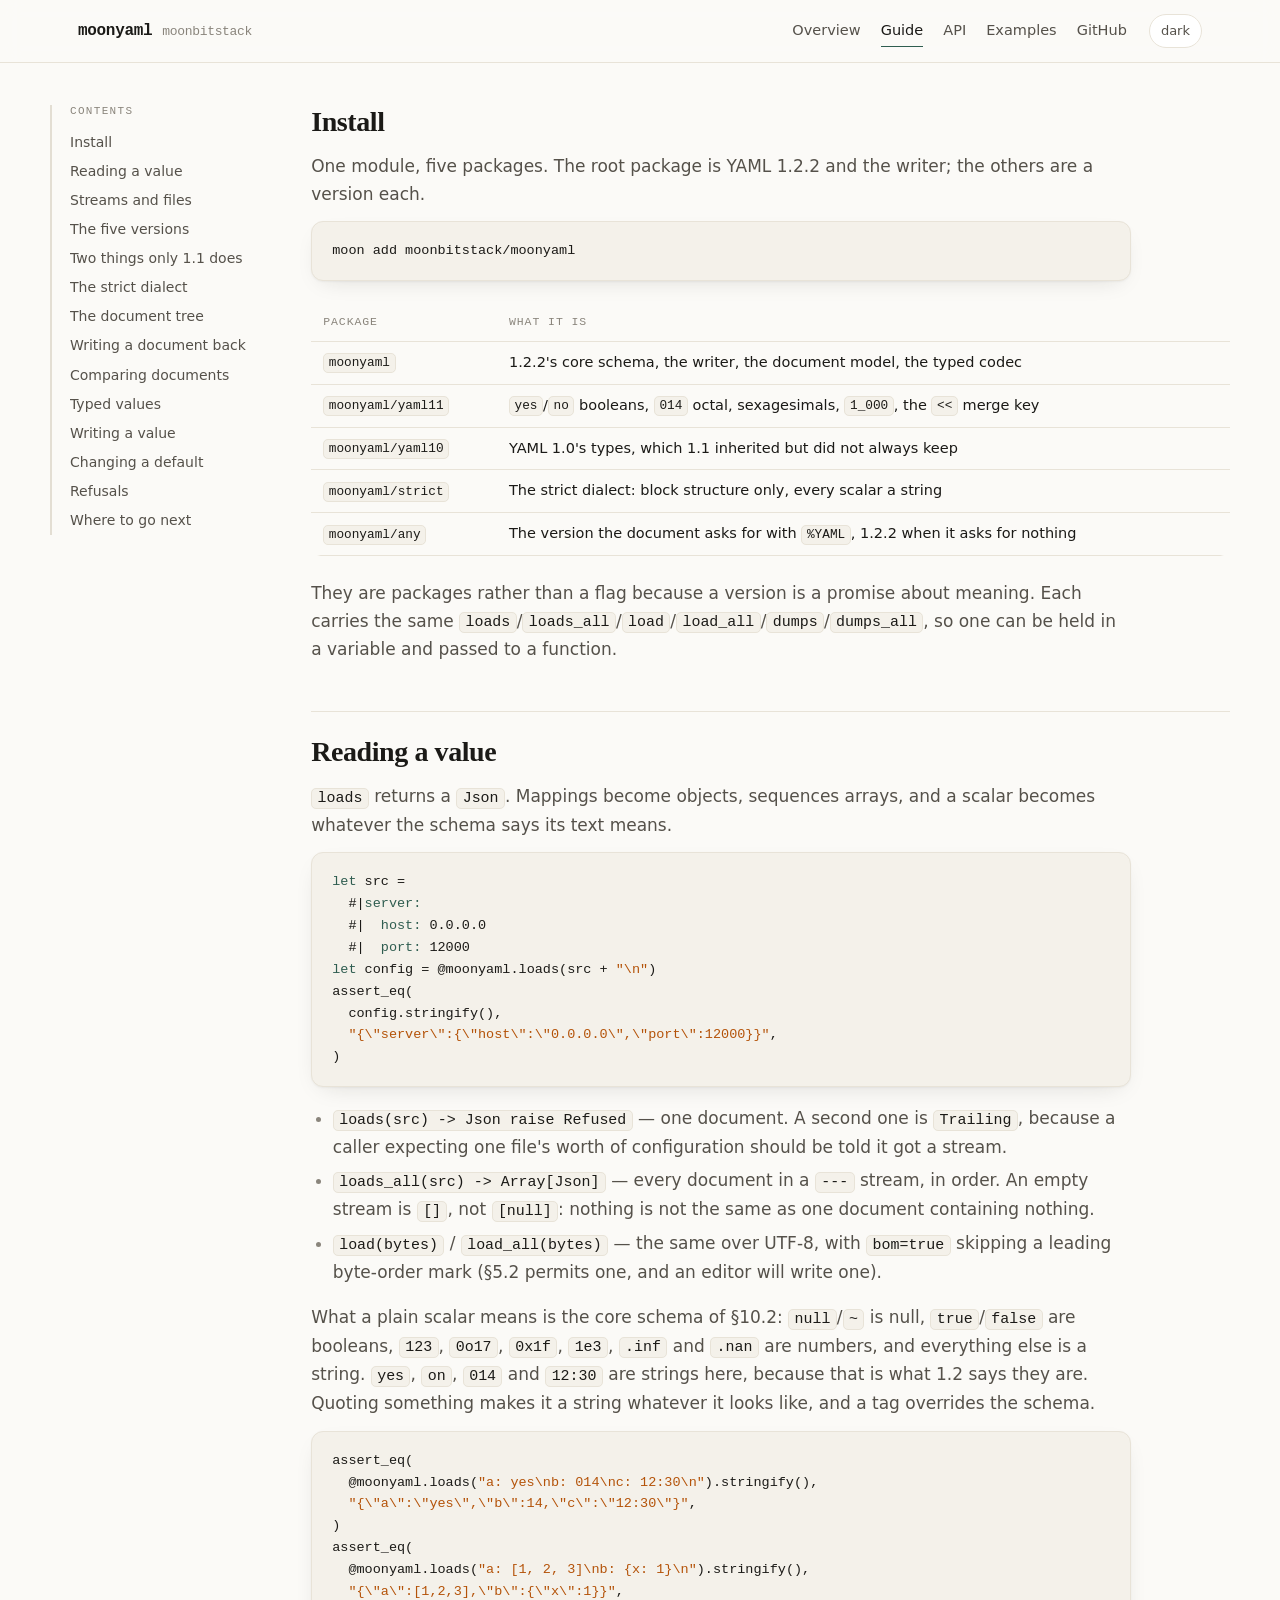
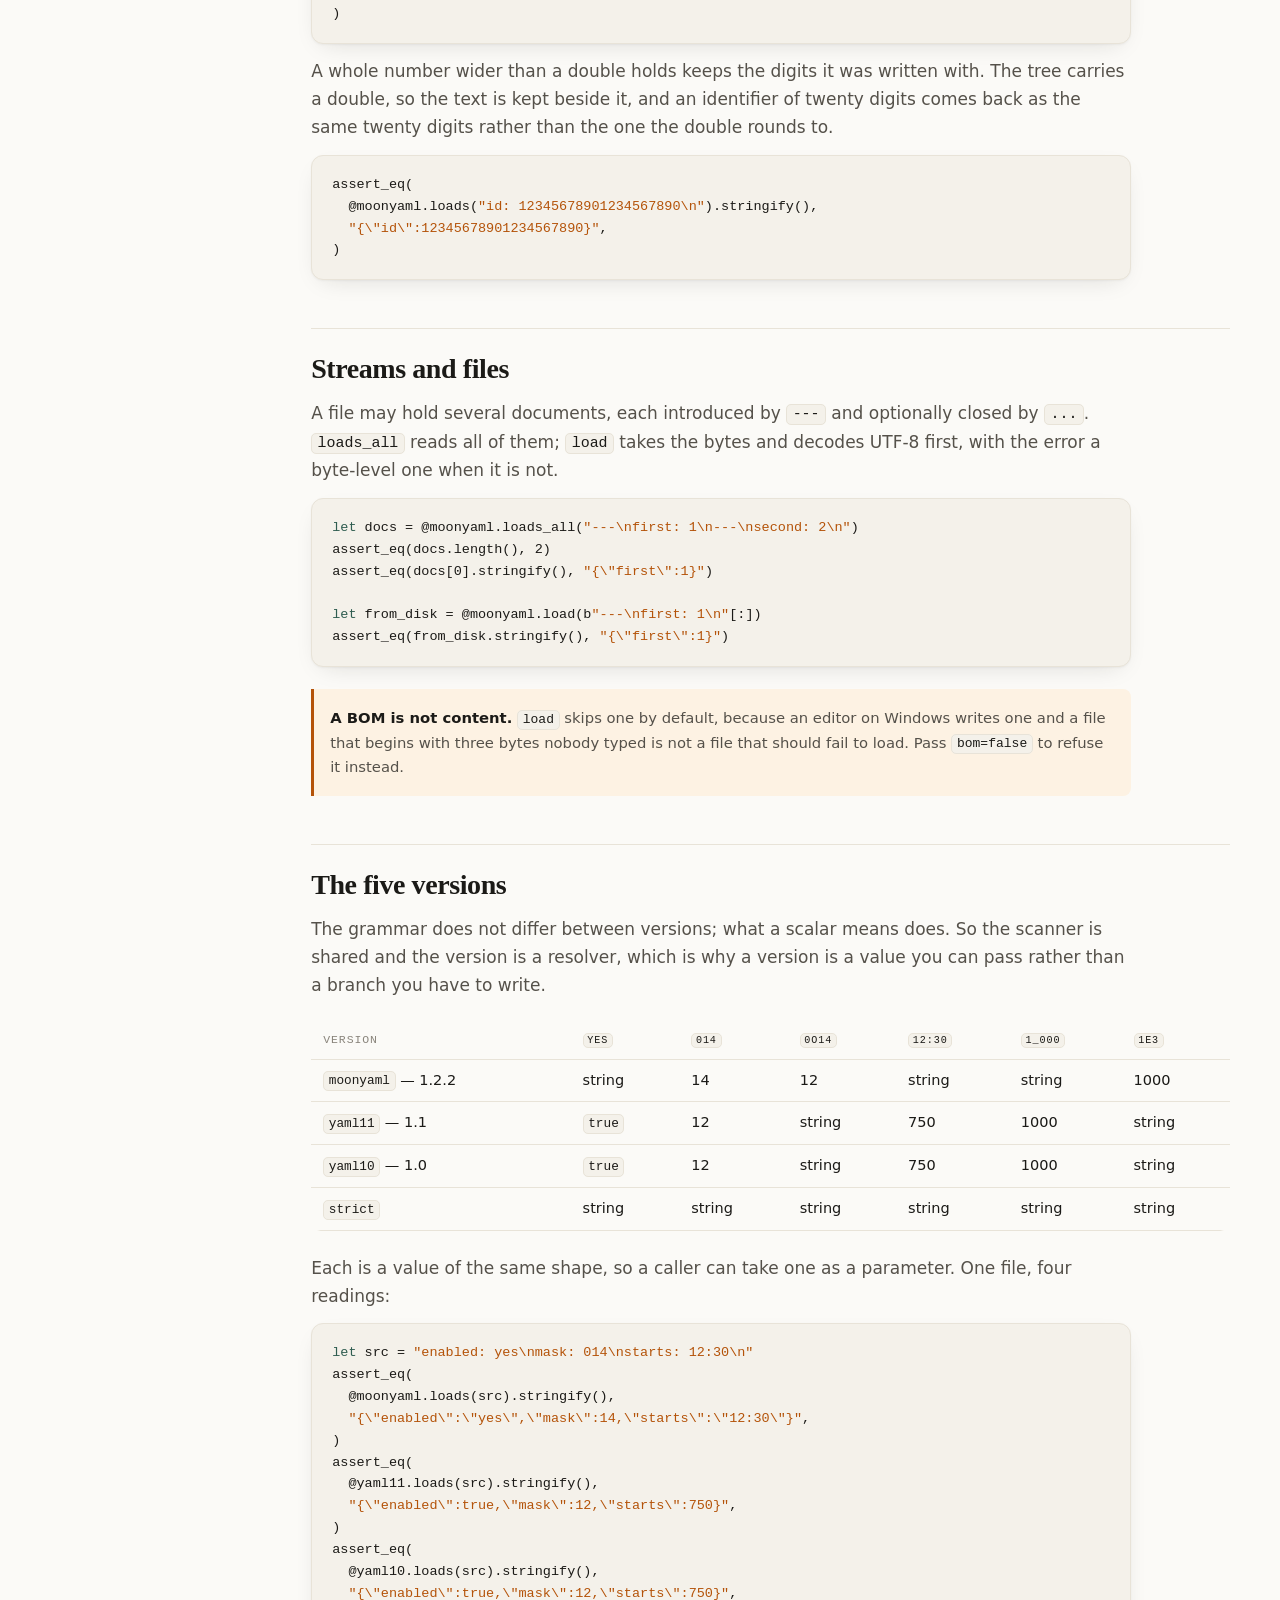
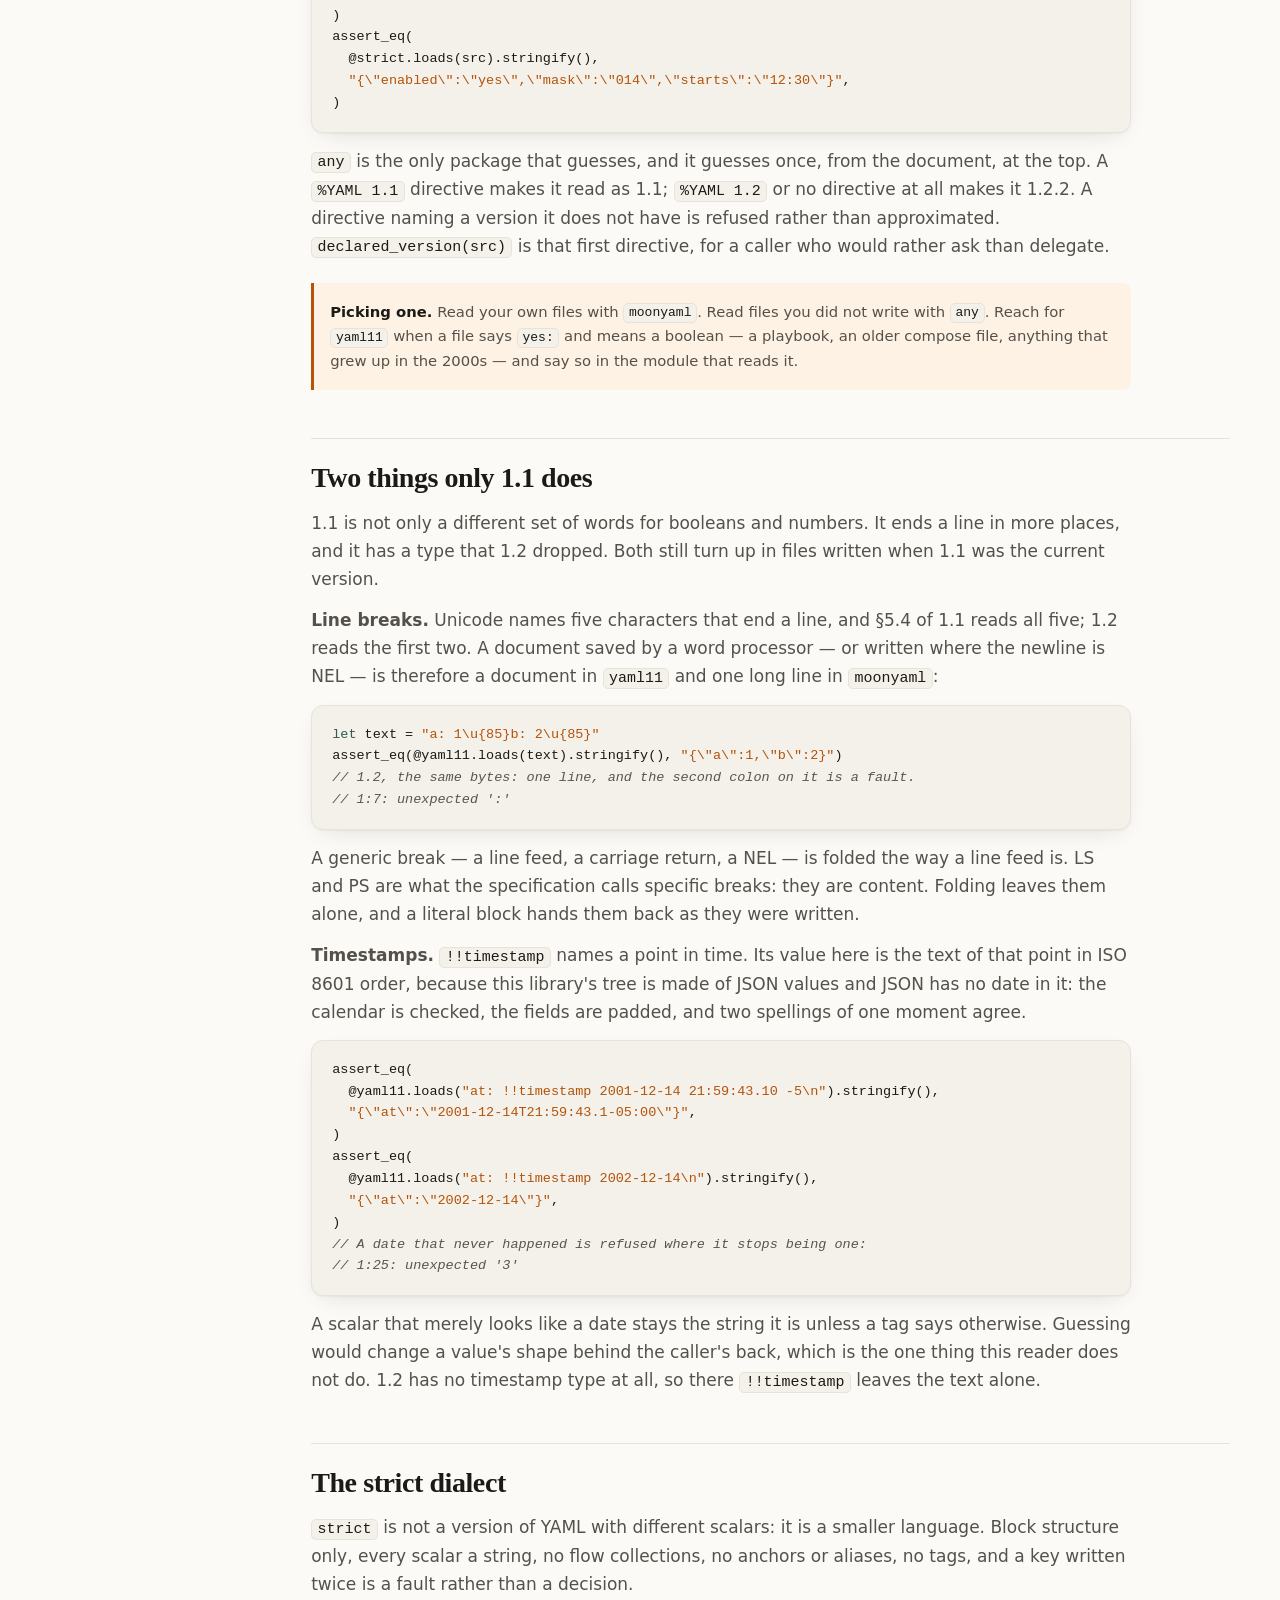
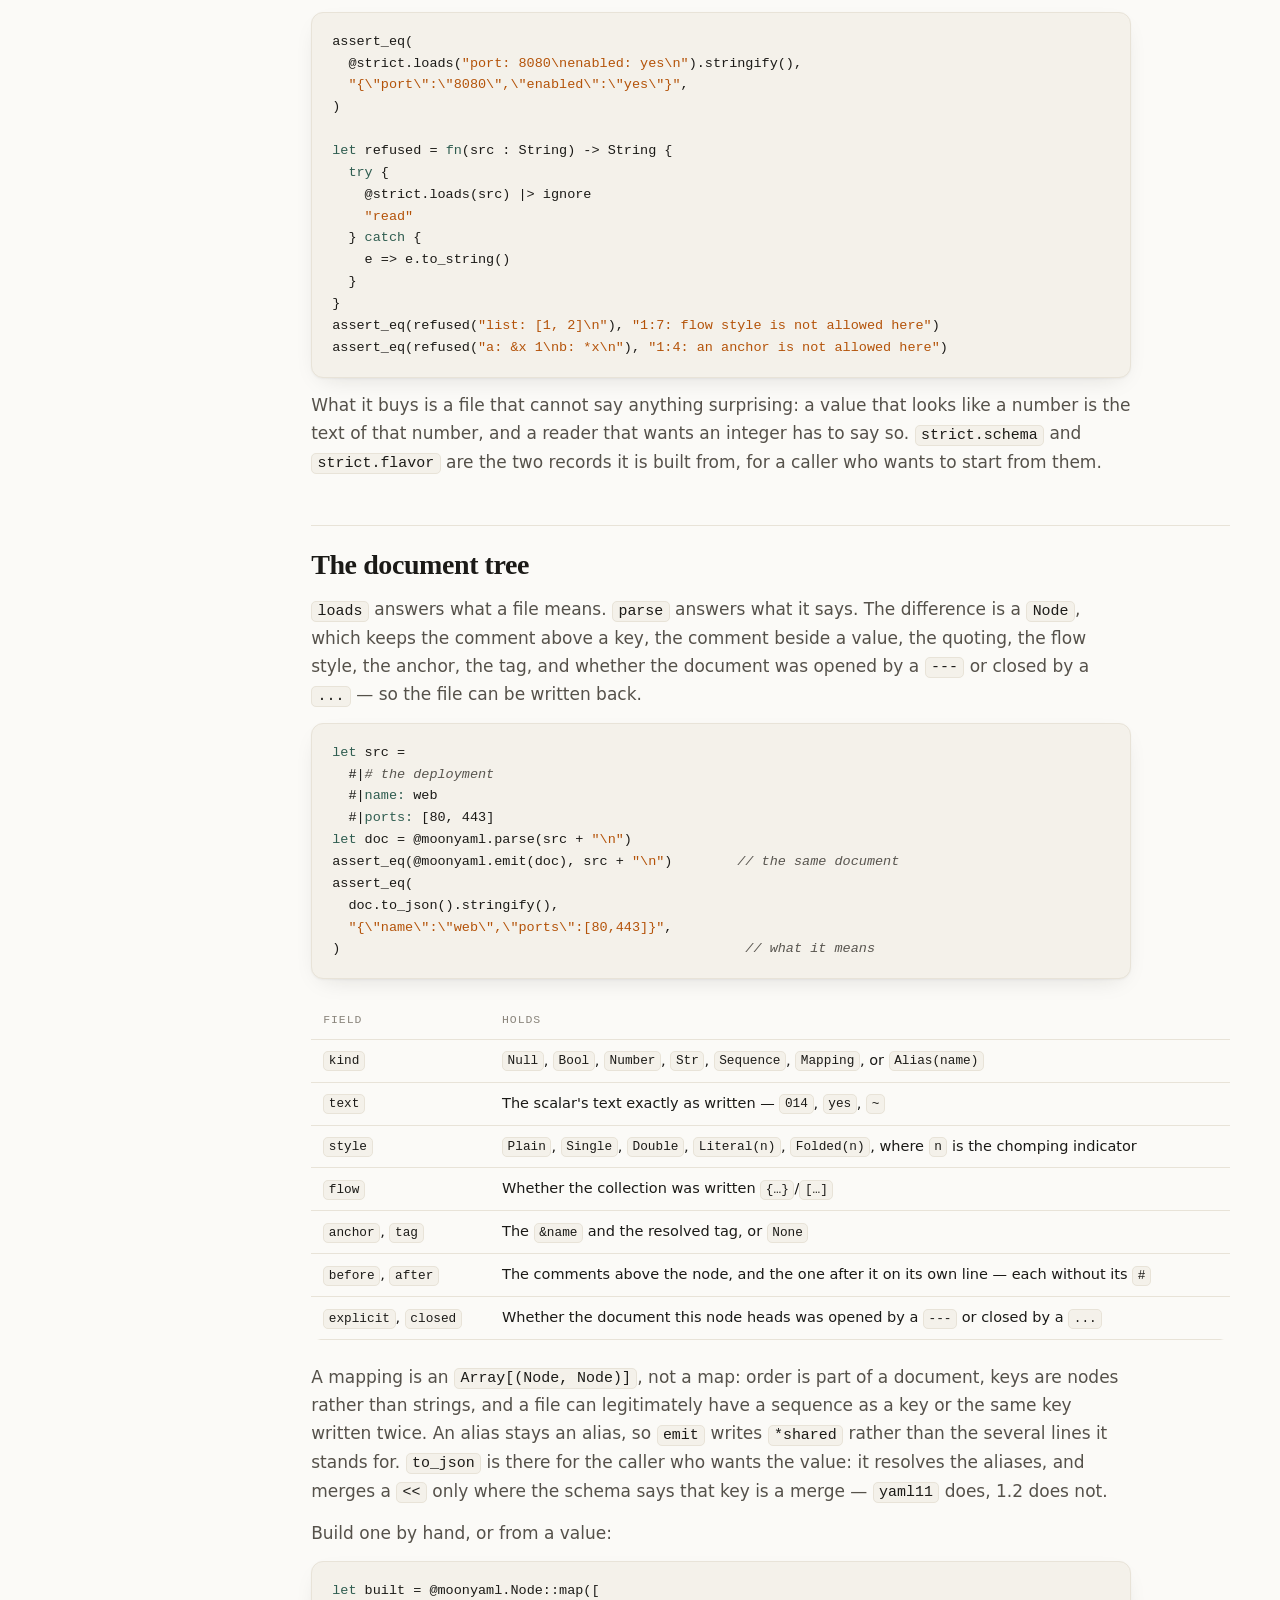
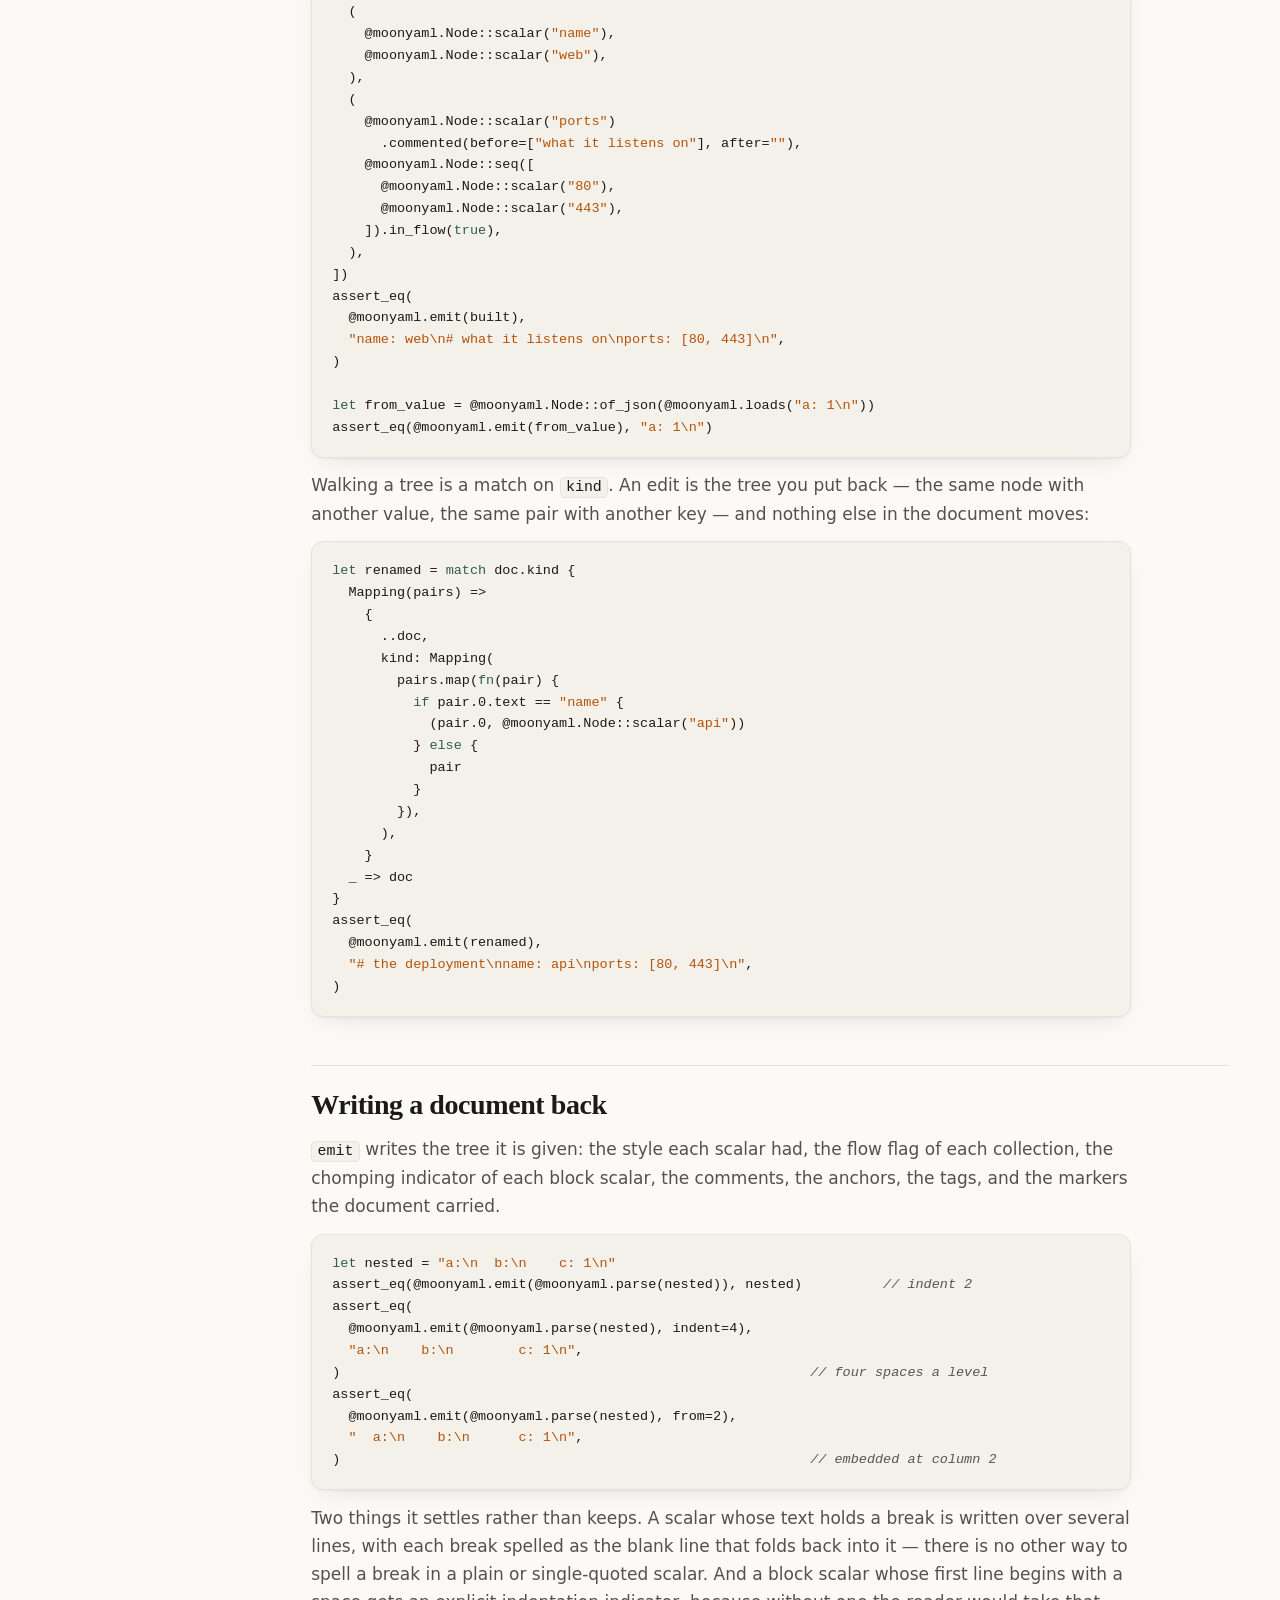
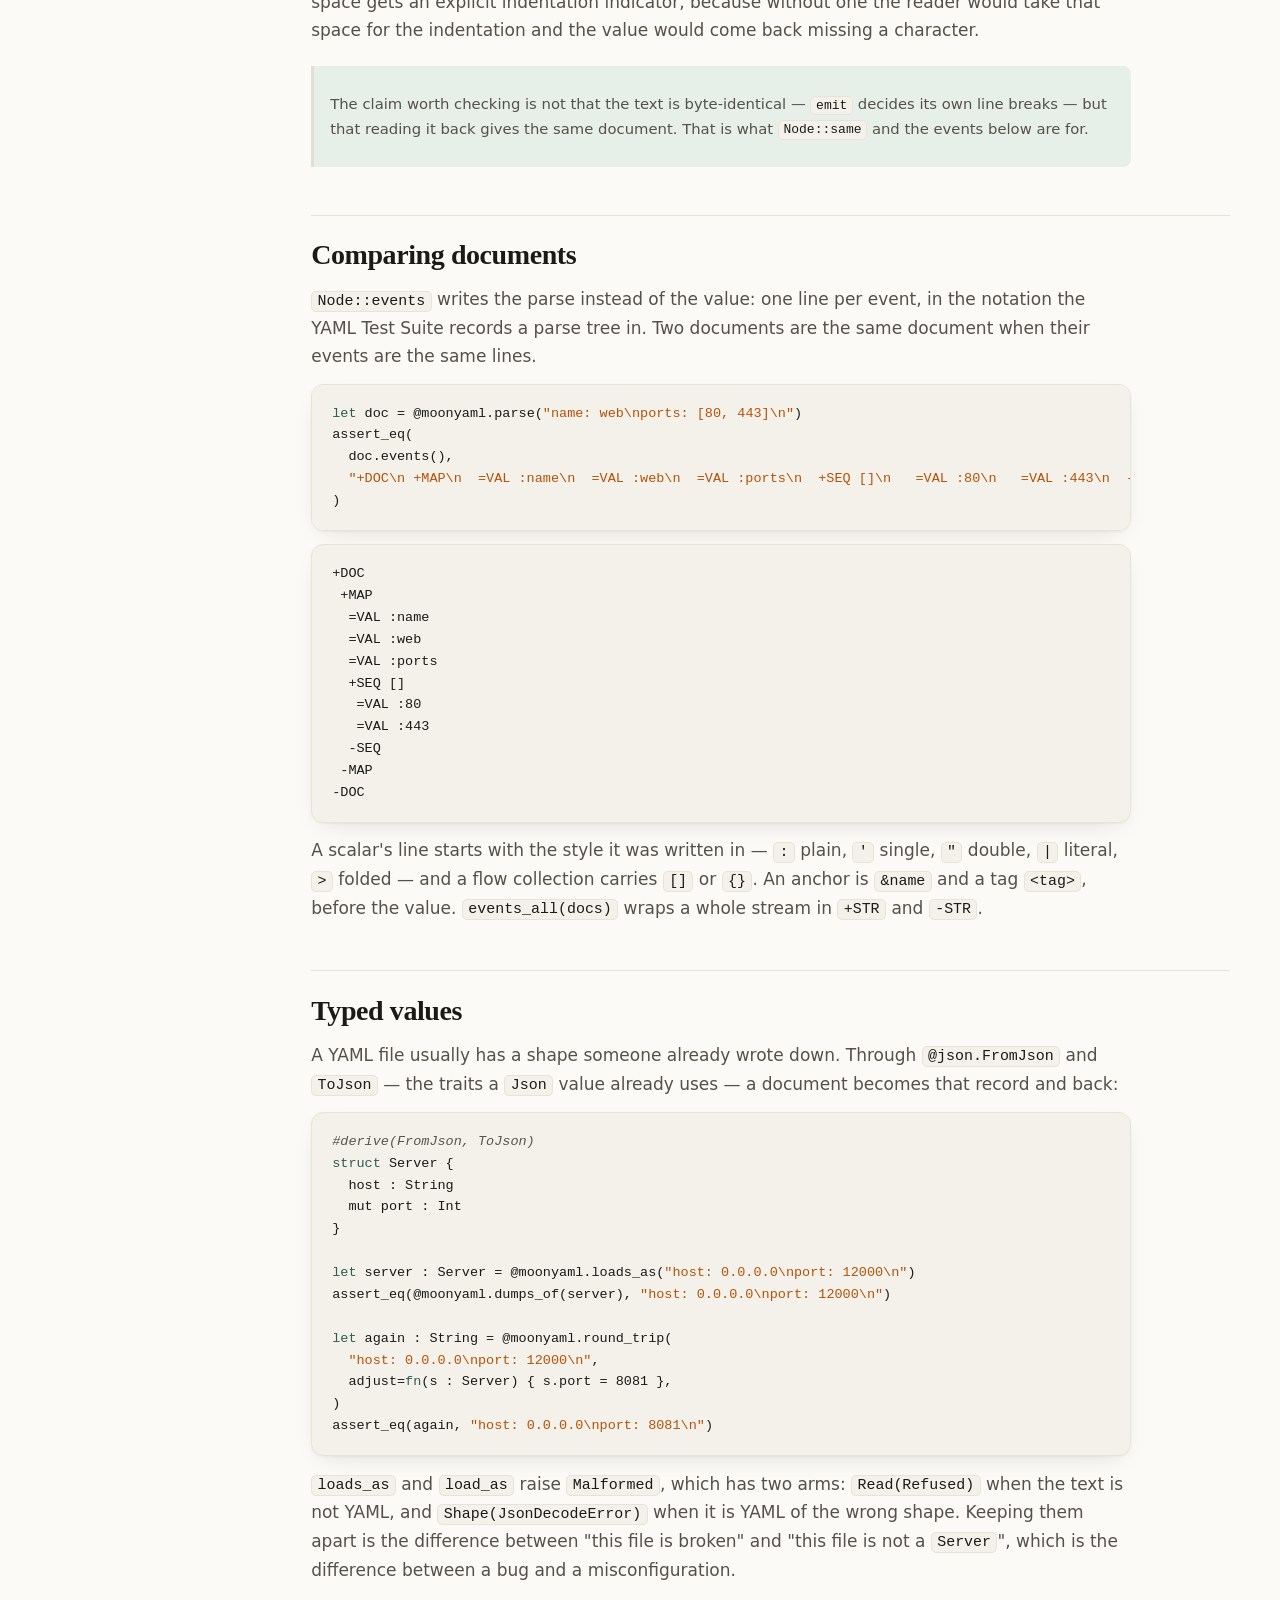
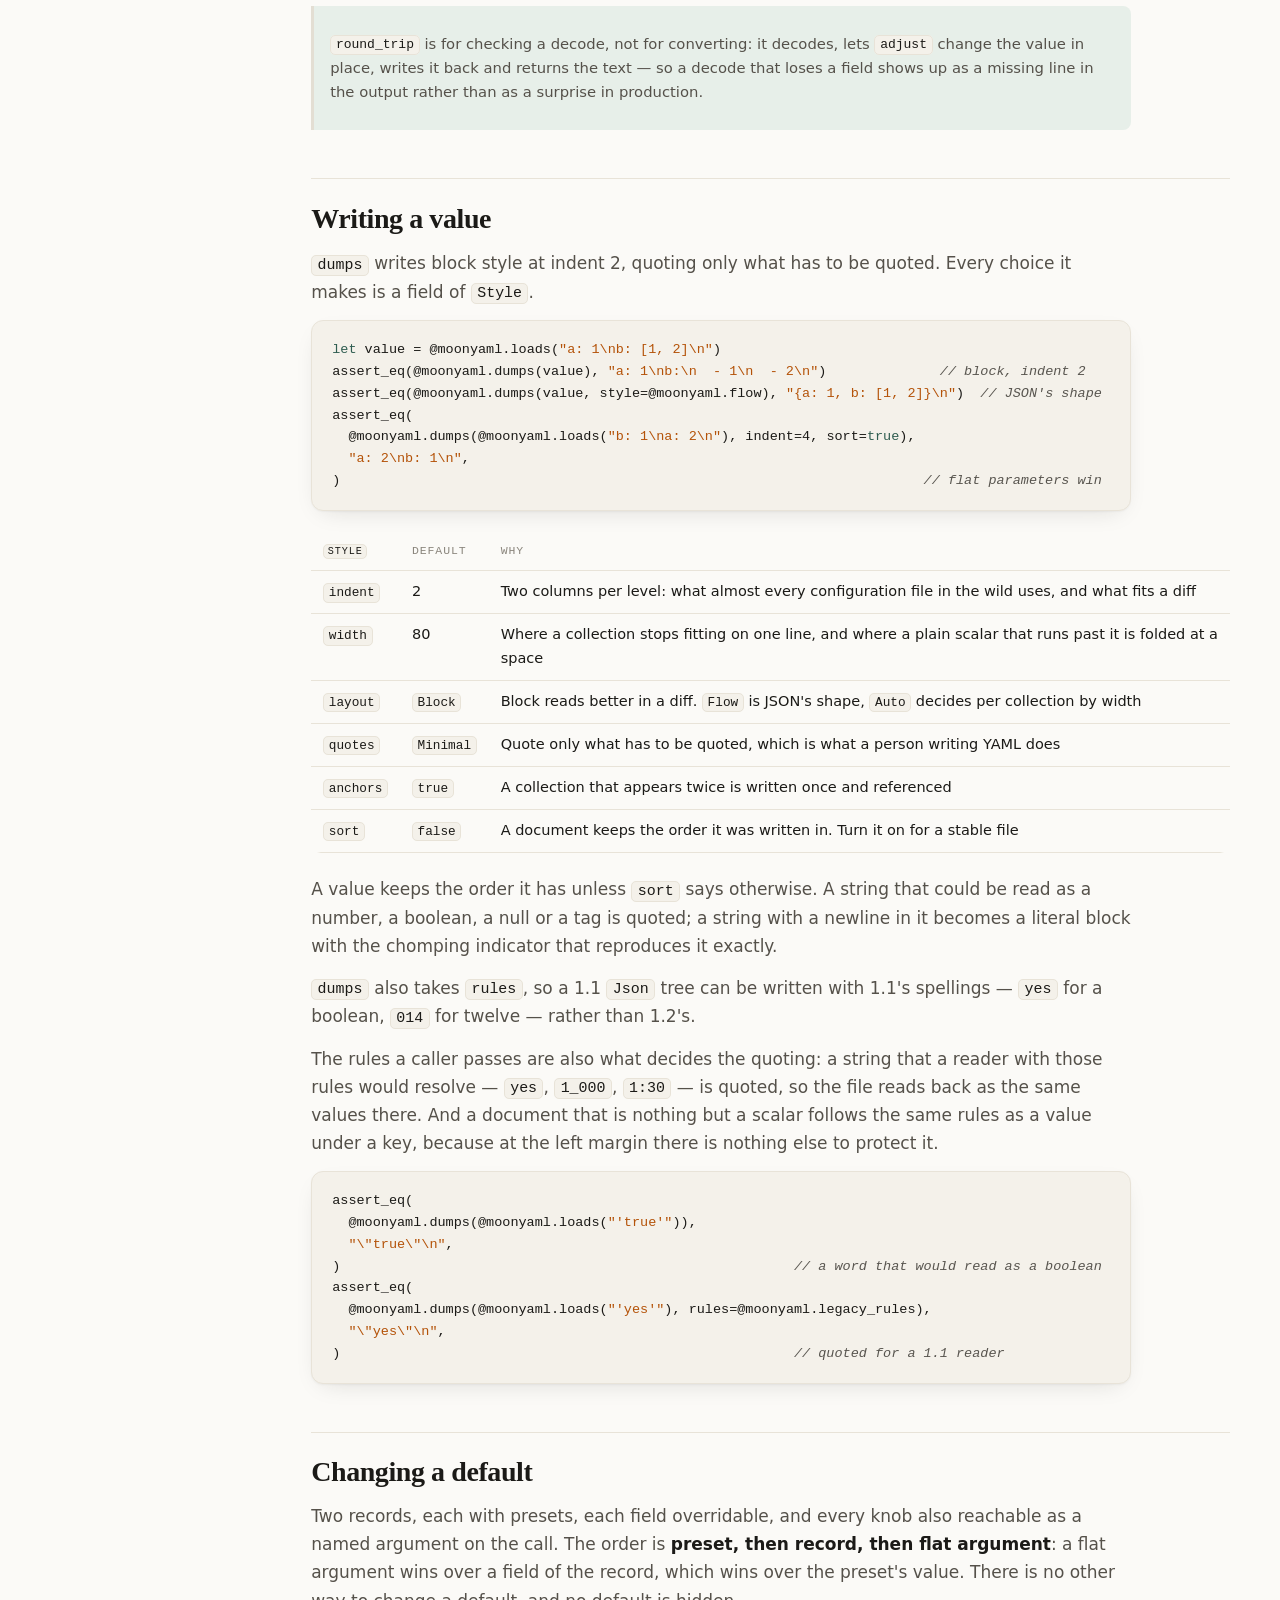
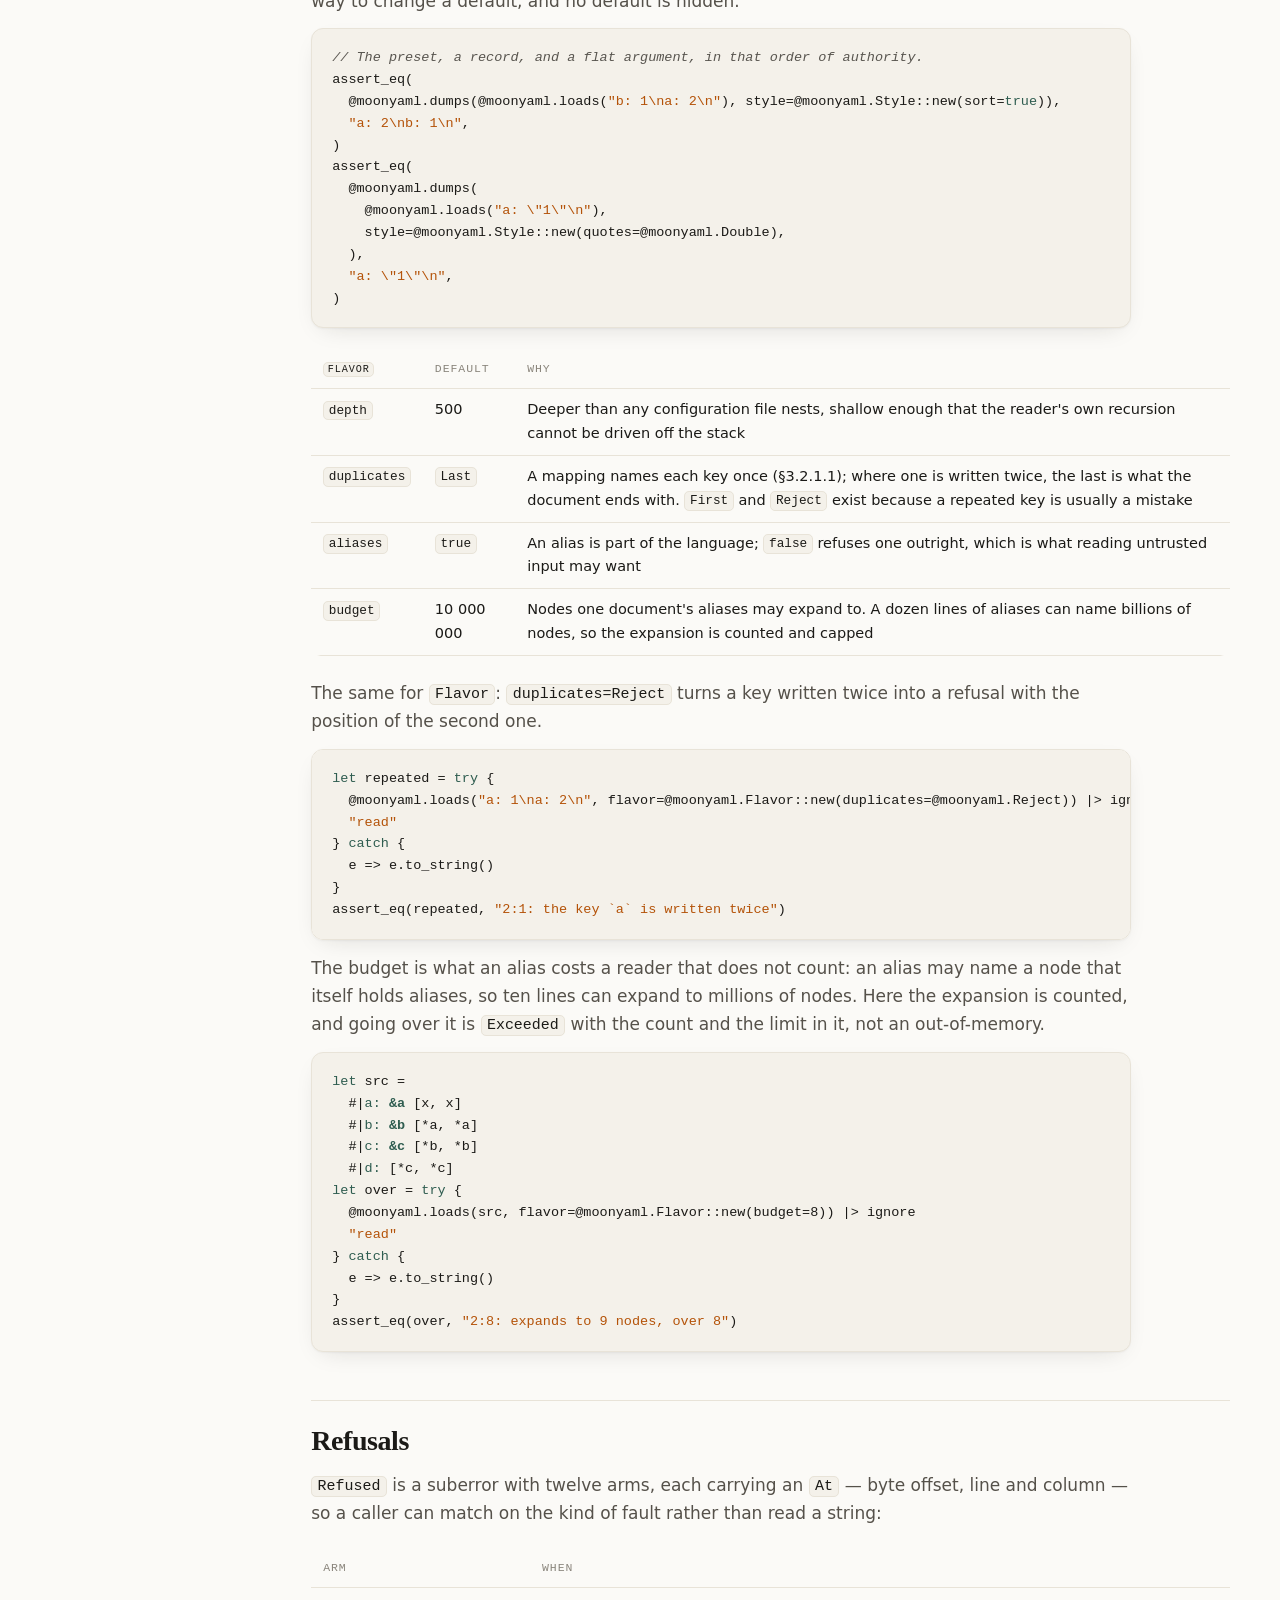
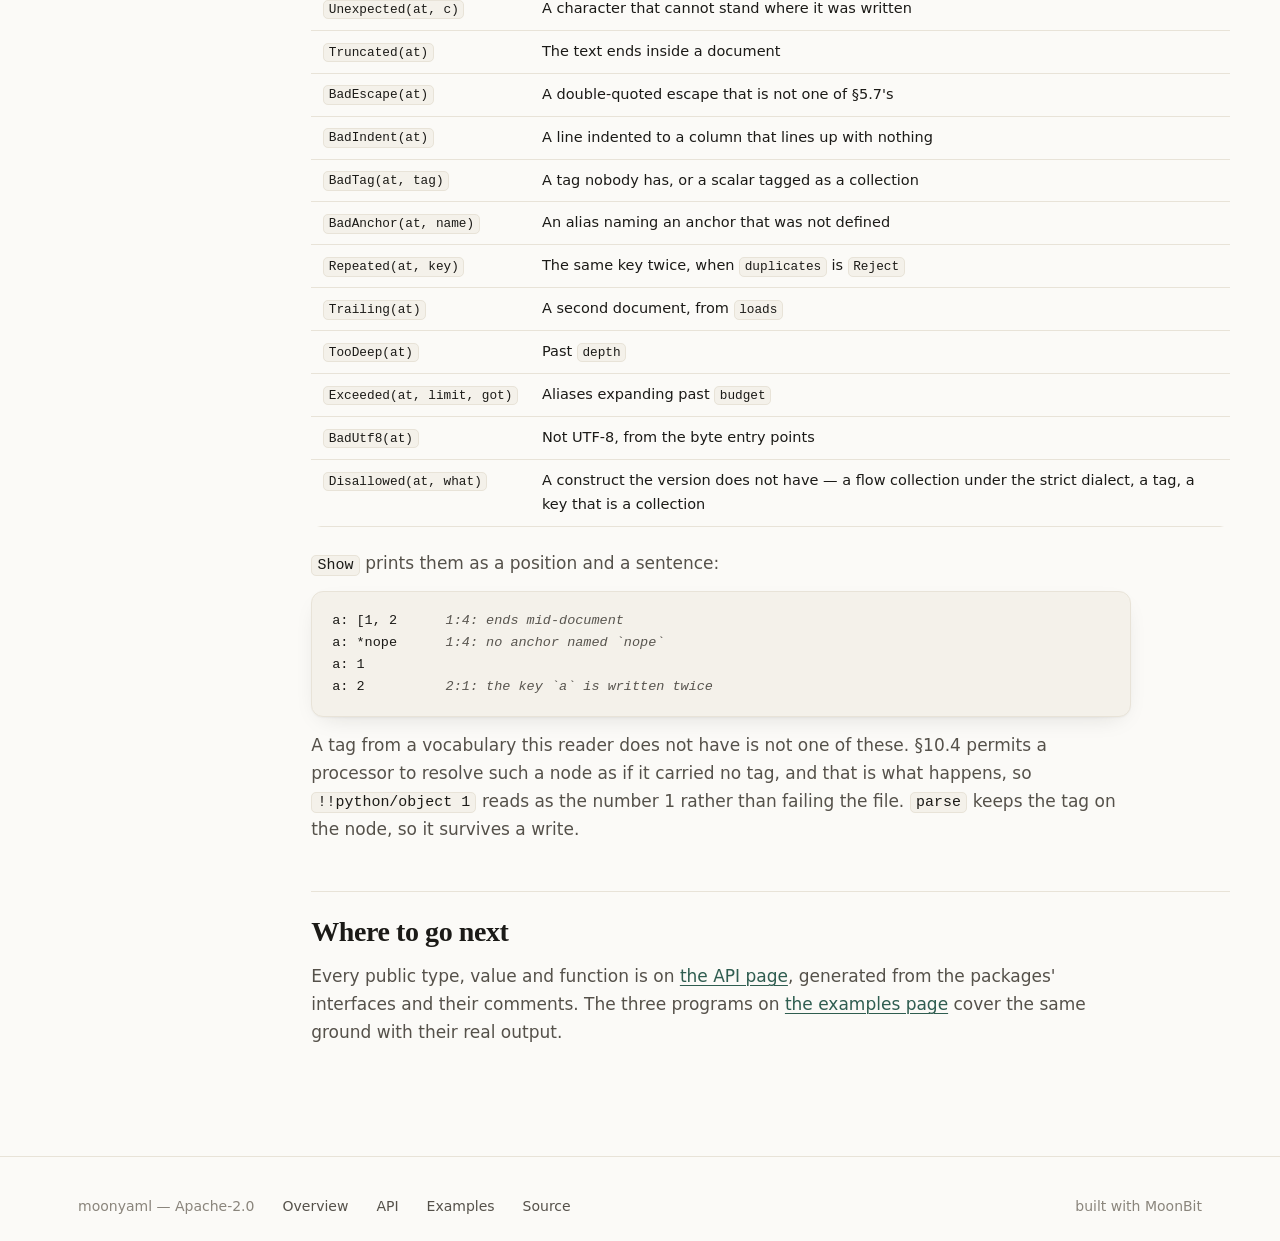
<file: docs/docs.html>
<!DOCTYPE html>
<html lang="en-IE">
  <head>
    <meta charset="utf-8" />
    <meta name="viewport" content="width=device-width, initial-scale=1" />
    <title>Guide — moonyaml</title>
    <meta
      name="description"
      content="Reading and writing YAML in MoonBit: values, documents, the five versions, typed decoding, the writer's knobs, and every default with its reason."
    />
    <link rel="stylesheet" href="style.css" />
<script type="module" src="scrollbar.js"></script>
    <link rel="icon" href="data:image/svg+xml,<svg xmlns='http://www.w3.org/2000/svg' viewBox='0 0 100 100'><text y='.9em' font-size='90'>⛰</text></svg>" />
    <script>
      // Set before the first paint, so the page never flashes the other theme.
      (function () {
        try {
          var t = localStorage.getItem("theme");
          if (t !== "dark" && t !== "light") {
            t = window.matchMedia("(prefers-color-scheme: dark)").matches ? "dark" : "light";
          }
          document.documentElement.setAttribute("data-theme", t);
        } catch (e) {}
      })();
    </script>
  </head>
  <body>
    <header class="top">
      <div class="shell">
        <a class="brand" href="index.html"><b>moonyaml</b><span>moonbitstack</span></a>
        <nav class="main">
          <a href="index.html">Overview</a>
          <a href="docs.html" aria-current="page">Guide</a>
          <a href="api.html">API</a>
          <a href="examples.html">Examples</a>
          <a href="https://github.com/moonbitstack/moonyaml">GitHub</a>
        </nav>
        <button class="theme" id="theme" type="button" aria-label="Switch theme">theme</button>
      </div>
    </header>

    <div class="shell docs">
      <aside class="toc">
        <h4>Contents</h4>
        <a href="#install">Install</a>
        <a href="#reading">Reading a value</a>
        <a href="#streams">Streams and files</a>
        <a href="#versions">The five versions</a>
        <a href="#legacy">Two things only 1.1 does</a>
        <a href="#strict">The strict dialect</a>
        <a href="#documents">The document tree</a>
        <a href="#writing">Writing a document back</a>
        <a href="#events">Comparing documents</a>
        <a href="#typed">Typed values</a>
        <a href="#dumping">Writing a value</a>
        <a href="#defaults">Changing a default</a>
        <a href="#refusals">Refusals</a>
        <a href="#next">Where to go next</a>
      </aside>

      <article class="doc">
        <h2 id="install">Install</h2>
        <p>
          One module, five packages. The root package is YAML 1.2.2 and the
          writer; the others are a version each.
        </p>
        <pre><code>moon add moonbitstack/moonyaml</code></pre>
        <div class="table-wrap">
          <table>
          <thead>
            <tr><th>Package</th><th>What it is</th></tr>
          </thead>
          <tbody>
            <tr>
              <td><code>moonyaml</code></td>
              <td>1.2.2's core schema, the writer, the document model, the typed codec</td>
            </tr>
            <tr>
              <td><code>moonyaml/yaml11</code></td>
              <td><code>yes</code>/<code>no</code> booleans, <code>014</code> octal, sexagesimals, <code>1_000</code>, the <code>&lt;&lt;</code> merge key</td>
            </tr>
            <tr>
              <td><code>moonyaml/yaml10</code></td>
              <td>YAML 1.0's types, which 1.1 inherited but did not always keep</td>
            </tr>
            <tr>
              <td><code>moonyaml/strict</code></td>
              <td>The strict dialect: block structure only, every scalar a string</td>
            </tr>
            <tr>
              <td><code>moonyaml/any</code></td>
              <td>The version the document asks for with <code>%YAML</code>, 1.2.2 when it asks for nothing</td>
            </tr>
          </tbody>
        </table>
        </div>
        <p>
          They are packages rather than a flag because a version is a promise
          about meaning. Each carries the same
          <code>loads</code>/<code>loads_all</code>/<code>load</code>/<code>load_all</code>/<code>dumps</code>/<code>dumps_all</code>,
          so one can be held in a variable and passed to a function.
        </p>

        <h2 id="reading">Reading a value</h2>
        <p>
          <code>loads</code> returns a <code>Json</code>. Mappings become objects,
          sequences arrays, and a scalar becomes whatever the schema says its text
          means.
        </p>
        <pre><code><span class="k">let</span> src =
  #|<span class="k">server:</span>
  #|  <span class="k">host:</span> 0.0.0.0
  #|  <span class="k">port:</span> <span class="n">12000</span>
<span class="k">let</span> config = @moonyaml.loads(src + <span class="s">"\n"</span>)
assert_eq(
  config.stringify(),
  <span class="s">"{\"server\":{\"host\":\"0.0.0.0\",\"port\":12000}}"</span>,
)</code></pre>
        <ul>
          <li><code>loads(src) -&gt; Json raise Refused</code> — one document. A second one is <code>Trailing</code>, because a caller expecting one file's worth of configuration should be told it got a stream.</li>
          <li><code>loads_all(src) -&gt; Array[Json]</code> — every document in a <code>---</code> stream, in order. An empty stream is <code>[]</code>, not <code>[null]</code>: nothing is not the same as one document containing nothing.</li>
          <li><code>load(bytes)</code> / <code>load_all(bytes)</code> — the same over UTF-8, with <code>bom=true</code> skipping a leading byte-order mark (§5.2 permits one, and an editor will write one).</li>
        </ul>
        <p>
          What a plain scalar means is the core schema of §10.2:
          <code>null</code>/<code>~</code> is null, <code>true</code>/<code>false</code>
          are booleans, <code>123</code>, <code>0o17</code>, <code>0x1f</code>,
          <code>1e3</code>, <code>.inf</code> and <code>.nan</code> are numbers,
          and everything else is a string. <code>yes</code>, <code>on</code>,
          <code>014</code> and <code>12:30</code> are strings here, because that
          is what 1.2 says they are. Quoting something makes it a string whatever
          it looks like, and a tag overrides the schema.
        </p>
        <pre><code>assert_eq(
  @moonyaml.loads(<span class="s">"a: yes\nb: 014\nc: 12:30\n"</span>).stringify(),
  <span class="s">"{\"a\":\"yes\",\"b\":14,\"c\":\"12:30\"}"</span>,
)
assert_eq(
  @moonyaml.loads(<span class="s">"a: [1, 2, 3]\nb: {x: 1}\n"</span>).stringify(),
  <span class="s">"{\"a\":[1,2,3],\"b\":{\"x\":1}}"</span>,
)</code></pre>
        <p>
          A whole number wider than a double holds keeps the digits it was written
          with. The tree carries a double, so the text is kept beside it, and an
          identifier of twenty digits comes back as the same twenty digits rather
          than the one the double rounds to.
        </p>
        <pre><code>assert_eq(
  @moonyaml.loads(<span class="s">"id: 12345678901234567890\n"</span>).stringify(),
  <span class="s">"{\"id\":12345678901234567890}"</span>,
)</code></pre>

        <h2 id="streams">Streams and files</h2>
        <p>
          A file may hold several documents, each introduced by <code>---</code>
          and optionally closed by <code>...</code>. <code>loads_all</code> reads
          all of them; <code>load</code> takes the bytes and decodes UTF-8 first,
          with the error a byte-level one when it is not.
        </p>
        <pre><code><span class="k">let</span> docs = @moonyaml.loads_all(<span class="s">"---\nfirst: 1\n---\nsecond: 2\n"</span>)
assert_eq(docs.length(), <span class="n">2</span>)
assert_eq(docs[<span class="n">0</span>].stringify(), <span class="s">"{\"first\":1}"</span>)

<span class="k">let</span> from_disk = @moonyaml.load(b<span class="s">"---\nfirst: 1\n"</span>[:])
assert_eq(from_disk.stringify(), <span class="s">"{\"first\":1}"</span>)</code></pre>
        <div class="note">
          <p>
            <b>A BOM is not content.</b> <code>load</code> skips one by default,
            because an editor on Windows writes one and a file that begins with
            three bytes nobody typed is not a file that should fail to load. Pass
            <code>bom=false</code> to refuse it instead.
          </p>
        </div>

        <h2 id="versions">The five versions</h2>
        <p>
          The grammar does not differ between versions; what a scalar means does.
          So the scanner is shared and the version is a resolver, which is why a
          version is a value you can pass rather than a branch you have to write.
        </p>
        <div class="table-wrap">
          <table>
          <thead>
            <tr>
              <th>Version</th>
              <th><code>yes</code></th>
              <th><code>014</code></th>
              <th><code>0o14</code></th>
              <th><code>12:30</code></th>
              <th><code>1_000</code></th>
              <th><code>1e3</code></th>
            </tr>
          </thead>
          <tbody>
            <tr><td><code>moonyaml</code> — 1.2.2</td><td>string</td><td>14</td><td>12</td><td>string</td><td>string</td><td>1000</td></tr>
            <tr><td><code>yaml11</code> — 1.1</td><td><code>true</code></td><td>12</td><td>string</td><td>750</td><td>1000</td><td>string</td></tr>
            <tr><td><code>yaml10</code> — 1.0</td><td><code>true</code></td><td>12</td><td>string</td><td>750</td><td>1000</td><td>string</td></tr>
            <tr><td><code>strict</code></td><td>string</td><td>string</td><td>string</td><td>string</td><td>string</td><td>string</td></tr>
          </tbody>
        </table>
        </div>
        <p>Each is a value of the same shape, so a caller can take one as a parameter. One file, four readings:</p>
        <pre><code><span class="k">let</span> src = <span class="s">"enabled: yes\nmask: 014\nstarts: 12:30\n"</span>
assert_eq(
  @moonyaml.loads(src).stringify(),
  <span class="s">"{\"enabled\":\"yes\",\"mask\":14,\"starts\":\"12:30\"}"</span>,
)
assert_eq(
  @yaml11.loads(src).stringify(),
  <span class="s">"{\"enabled\":true,\"mask\":12,\"starts\":750}"</span>,
)
assert_eq(
  @yaml10.loads(src).stringify(),
  <span class="s">"{\"enabled\":true,\"mask\":12,\"starts\":750}"</span>,
)
assert_eq(
  @strict.loads(src).stringify(),
  <span class="s">"{\"enabled\":\"yes\",\"mask\":\"014\",\"starts\":\"12:30\"}"</span>,
)</code></pre>
        <p>
          <code>any</code> is the only package that guesses, and it guesses once,
          from the document, at the top. A <code>%YAML 1.1</code> directive makes
          it read as 1.1; <code>%YAML 1.2</code> or no directive at all makes it
          1.2.2. A directive naming a version it does not have is refused rather
          than approximated. <code>declared_version(src)</code> is that first
          directive, for a caller who would rather ask than delegate.
        </p>
        <div class="note">
          <p>
            <b>Picking one.</b> Read your own files with <code>moonyaml</code>.
            Read files you did not write with <code>any</code>. Reach for
            <code>yaml11</code> when a file says <code>yes:</code> and means a
            boolean — a playbook, an older compose file, anything that grew up in
            the 2000s — and say so in the module that reads it.
          </p>
        </div>

        <h2 id="legacy">Two things only 1.1 does</h2>
        <p>
          1.1 is not only a different set of words for booleans and numbers. It ends
          a line in more places, and it has a type that 1.2 dropped. Both still turn
          up in files written when 1.1 was the current version.
        </p>
        <p>
          <b>Line breaks.</b> Unicode names five characters that end a line, and
          §5.4 of 1.1 reads all five; 1.2 reads the first two. A document saved by a
          word processor — or written where the newline is NEL — is therefore a
          document in <code>yaml11</code> and one long line in
          <code>moonyaml</code>:
        </p>
        <pre><code><span class="k">let</span> text = <span class="s">"a: 1\u{85}b: 2\u{85}"</span>
assert_eq(@yaml11.loads(text).stringify(), <span class="s">"{\"a\":1,\"b\":2}"</span>)
<span class="c">// 1.2, the same bytes: one line, and the second colon on it is a fault.
// 1:7: unexpected ':'</span></code></pre>
        <p>
          A generic break — a line feed, a carriage return, a NEL — is folded the
          way a line feed is. LS and PS are what the specification calls specific
          breaks: they are content. Folding leaves them alone, and a literal block
          hands them back as they were written.
        </p>
        <p>
          <b>Timestamps.</b> <code>!!timestamp</code> names a point in time. Its
          value here is the text of that point in ISO 8601 order, because this
          library's tree is made of JSON values and JSON has no date in it: the
          calendar is checked, the fields are padded, and two spellings of one
          moment agree.
        </p>
        <pre><code>assert_eq(
  @yaml11.loads(<span class="s">"at: !!timestamp 2001-12-14 21:59:43.10 -5\n"</span>).stringify(),
  <span class="s">"{\"at\":\"2001-12-14T21:59:43.1-05:00\"}"</span>,
)
assert_eq(
  @yaml11.loads(<span class="s">"at: !!timestamp 2002-12-14\n"</span>).stringify(),
  <span class="s">"{\"at\":\"2002-12-14\"}"</span>,
)
<span class="c">// A date that never happened is refused where it stops being one:
// 1:25: unexpected '3'</span></code></pre>
        <p>
          A scalar that merely looks like a date stays the string it is unless a tag
          says otherwise. Guessing would change a value's shape behind the caller's
          back, which is the one thing this reader does not do. 1.2 has no timestamp
          type at all, so there <code>!!timestamp</code> leaves the text alone.
        </p>

        <h2 id="strict">The strict dialect</h2>
        <p>
          <code>strict</code> is not a version of YAML with different scalars: it
          is a smaller language. Block structure only, every scalar a string, no
          flow collections, no anchors or aliases, no tags, and a key written
          twice is a fault rather than a decision.
        </p>
        <pre><code>assert_eq(
  @strict.loads(<span class="s">"port: 8080\nenabled: yes\n"</span>).stringify(),
  <span class="s">"{\"port\":\"8080\",\"enabled\":\"yes\"}"</span>,
)

<span class="k">let</span> refused = <span class="k">fn</span>(src : String) -&gt; String {
  <span class="k">try</span> {
    @strict.loads(src) |&gt; ignore
    <span class="s">"read"</span>
  } <span class="k">catch</span> {
    e =&gt; e.to_string()
  }
}
assert_eq(refused(<span class="s">"list: [1, 2]\n"</span>), <span class="s">"1:7: flow style is not allowed here"</span>)
assert_eq(refused(<span class="s">"a: &amp;x 1\nb: *x\n"</span>), <span class="s">"1:4: an anchor is not allowed here"</span>)</code></pre>
        <p>
          What it buys is a file that cannot say anything surprising: a value that
          looks like a number is the text of that number, and a reader that wants
          an integer has to say so. <code>strict.schema</code> and
          <code>strict.flavor</code> are the two records it is built from, for a
          caller who wants to start from them.
        </p>

        <h2 id="documents">The document tree</h2>
        <p>
          <code>loads</code> answers what a file means. <code>parse</code>
          answers what it says. The difference is a <code>Node</code>, which keeps
          the comment above a key, the comment beside a value, the quoting, the
          flow style, the anchor, the tag, and whether the document was opened by
          a <code>---</code> or closed by a <code>...</code> — so the file can be
          written back.
        </p>
        <pre><code><span class="k">let</span> src =
  #|<span class="c"># the deployment</span>
  #|<span class="k">name:</span> web
  #|<span class="k">ports:</span> [<span class="n">80</span>, <span class="n">443</span>]
<span class="k">let</span> doc = @moonyaml.parse(src + <span class="s">"\n"</span>)
assert_eq(@moonyaml.emit(doc), src + <span class="s">"\n"</span>)        <span class="c">// the same document</span>
assert_eq(
  doc.to_json().stringify(),
  <span class="s">"{\"name\":\"web\",\"ports\":[80,443]}"</span>,
)                                                  <span class="c">// what it means</span></code></pre>
        <div class="table-wrap">
          <table>
          <thead>
            <tr><th>Field</th><th>Holds</th></tr>
          </thead>
          <tbody>
            <tr><td><code>kind</code></td><td><code>Null</code>, <code>Bool</code>, <code>Number</code>, <code>Str</code>, <code>Sequence</code>, <code>Mapping</code>, or <code>Alias(name)</code></td></tr>
            <tr><td><code>text</code></td><td>The scalar's text exactly as written — <code>014</code>, <code>yes</code>, <code>~</code></td></tr>
            <tr><td><code>style</code></td><td><code>Plain</code>, <code>Single</code>, <code>Double</code>, <code>Literal(n)</code>, <code>Folded(n)</code>, where <code>n</code> is the chomping indicator</td></tr>
            <tr><td><code>flow</code></td><td>Whether the collection was written <code>{…}</code>/<code>[…]</code></td></tr>
            <tr><td><code>anchor</code>, <code>tag</code></td><td>The <code>&amp;name</code> and the resolved tag, or <code>None</code></td></tr>
            <tr><td><code>before</code>, <code>after</code></td><td>The comments above the node, and the one after it on its own line — each without its <code>#</code></td></tr>
            <tr><td><code>explicit</code>, <code>closed</code></td><td>Whether the document this node heads was opened by a <code>---</code> or closed by a <code>...</code></td></tr>
          </tbody>
        </table>
        </div>
        <p>
          A mapping is an <code>Array[(Node, Node)]</code>, not a map: order is
          part of a document, keys are nodes rather than strings, and a file can
          legitimately have a sequence as a key or the same key written twice. An
          alias stays an alias, so <code>emit</code> writes <code>*shared</code>
          rather than the several lines it stands for. <code>to_json</code> is
          there for the caller who wants the value: it resolves the aliases, and
          merges a <code>&lt;&lt;</code> only where the schema says that key is a
          merge — <code>yaml11</code> does, 1.2 does not.
        </p>
        <p>Build one by hand, or from a value:</p>
        <pre><code><span class="k">let</span> built = @moonyaml.Node::map([
  (
    @moonyaml.Node::scalar(<span class="s">"name"</span>),
    @moonyaml.Node::scalar(<span class="s">"web"</span>),
  ),
  (
    @moonyaml.Node::scalar(<span class="s">"ports"</span>)
      .commented(before=[<span class="s">"what it listens on"</span>], after=<span class="s">""</span>),
    @moonyaml.Node::seq([
      @moonyaml.Node::scalar(<span class="s">"80"</span>),
      @moonyaml.Node::scalar(<span class="s">"443"</span>),
    ]).in_flow(<span class="k">true</span>),
  ),
])
assert_eq(
  @moonyaml.emit(built),
  <span class="s">"name: web\n# what it listens on\nports: [80, 443]\n"</span>,
)

<span class="k">let</span> from_value = @moonyaml.Node::of_json(@moonyaml.loads(<span class="s">"a: 1\n"</span>))
assert_eq(@moonyaml.emit(from_value), <span class="s">"a: 1\n"</span>)</code></pre>
        <p>
          Walking a tree is a match on <code>kind</code>. An edit is the tree you
          put back — the same node with another value, the same pair with another
          key — and nothing else in the document moves:
        </p>
        <pre><code><span class="k">let</span> renamed = <span class="k">match</span> doc.kind {
  Mapping(pairs) =&gt;
    {
      ..doc,
      kind: Mapping(
        pairs.map(<span class="k">fn</span>(pair) {
          <span class="k">if</span> pair.<span class="n">0</span>.text == <span class="s">"name"</span> {
            (pair.<span class="n">0</span>, @moonyaml.Node::scalar(<span class="s">"api"</span>))
          } <span class="k">else</span> {
            pair
          }
        }),
      ),
    }
  _ =&gt; doc
}
assert_eq(
  @moonyaml.emit(renamed),
  <span class="s">"# the deployment\nname: api\nports: [80, 443]\n"</span>,
)</code></pre>

        <h2 id="writing">Writing a document back</h2>
        <p>
          <code>emit</code> writes the tree it is given: the style each scalar had,
          the flow flag of each collection, the chomping indicator of each block
          scalar, the comments, the anchors, the tags, and the markers the
          document carried.
        </p>
        <pre><code><span class="k">let</span> nested = <span class="s">"a:\n  b:\n    c: 1\n"</span>
assert_eq(@moonyaml.emit(@moonyaml.parse(nested)), nested)          <span class="c">// indent 2</span>
assert_eq(
  @moonyaml.emit(@moonyaml.parse(nested), indent=<span class="n">4</span>),
  <span class="s">"a:\n    b:\n        c: 1\n"</span>,
)                                                          <span class="c">// four spaces a level</span>
assert_eq(
  @moonyaml.emit(@moonyaml.parse(nested), from=<span class="n">2</span>),
  <span class="s">"  a:\n    b:\n      c: 1\n"</span>,
)                                                          <span class="c">// embedded at column 2</span></code></pre>
        <p>
          Two things it settles rather than keeps. A scalar whose text holds a
          break is written over several lines, with each break spelled as the
          blank line that folds back into it — there is no other way to spell a
          break in a plain or single-quoted scalar. And a block scalar whose first
          line begins with a space gets an explicit indentation indicator, because
          without one the reader would take that space for the indentation and the
          value would come back missing a character.
        </p>
        <div class="quiet">
          <p>
            The claim worth checking is not that the text is byte-identical —
            <code>emit</code> decides its own line breaks — but that reading it
            back gives the same document. That is what
            <code>Node::same</code> and the events below are for.
          </p>
        </div>

        <h2 id="events">Comparing documents</h2>
        <p>
          <code>Node::events</code> writes the parse instead of the value: one
          line per event, in the notation the YAML Test Suite records a parse tree
          in. Two documents are the same document when their events are the same
          lines.
        </p>
        <pre><code><span class="k">let</span> doc = @moonyaml.parse(<span class="s">"name: web\nports: [80, 443]\n"</span>)
assert_eq(
  doc.events(),
  <span class="s">"+DOC\n +MAP\n  =VAL :name\n  =VAL :web\n  =VAL :ports\n  +SEQ []\n   =VAL :80\n   =VAL :443\n  -SEQ\n -MAP\n-DOC\n"</span>,
)</code></pre>
        <pre class="wraps"><code>+DOC
 +MAP
  =VAL :name
  =VAL :web
  =VAL :ports
  +SEQ []
   =VAL :80
   =VAL :443
  -SEQ
 -MAP
-DOC</code></pre>
        <p>
          A scalar's line starts with the style it was written in —
          <code>:</code> plain, <code>'</code> single, <code>"</code> double,
          <code>|</code> literal, <code>&gt;</code> folded — and a flow collection
          carries <code>[]</code> or <code>{}</code>. An anchor is
          <code>&amp;name</code> and a tag <code>&lt;tag&gt;</code>, before the
          value. <code>events_all(docs)</code> wraps a whole stream in
          <code>+STR</code> and <code>-STR</code>.
        </p>

        <h2 id="typed">Typed values</h2>
        <p>
          A YAML file usually has a shape someone already wrote down. Through
          <code>@json.FromJson</code> and <code>ToJson</code> — the traits a
          <code>Json</code> value already uses — a document becomes that record
          and back:
        </p>
        <pre><code><span class="c">#derive(FromJson, ToJson)</span>
<span class="k">struct</span> Server {
  host : String
  mut port : Int
}

<span class="k">let</span> server : Server = @moonyaml.loads_as(<span class="s">"host: 0.0.0.0\nport: 12000\n"</span>)
assert_eq(@moonyaml.dumps_of(server), <span class="s">"host: 0.0.0.0\nport: 12000\n"</span>)

<span class="k">let</span> again : String = @moonyaml.round_trip(
  <span class="s">"host: 0.0.0.0\nport: 12000\n"</span>,
  adjust=<span class="k">fn</span>(s : Server) { s.port = <span class="n">8081</span> },
)
assert_eq(again, <span class="s">"host: 0.0.0.0\nport: 8081\n"</span>)</code></pre>
        <p>
          <code>loads_as</code> and <code>load_as</code> raise
          <code>Malformed</code>, which has two arms:
          <code>Read(Refused)</code> when the text is not YAML, and
          <code>Shape(JsonDecodeError)</code> when it is YAML of the wrong shape.
          Keeping them apart is the difference between "this file is broken" and
          "this file is not a <code>Server</code>", which is the difference
          between a bug and a misconfiguration.
        </p>
        <div class="quiet">
          <p>
            <code>round_trip</code> is for checking a decode, not for converting:
            it decodes, lets <code>adjust</code> change the value in place, writes
            it back and returns the text — so a decode that loses a field shows up
            as a missing line in the output rather than as a surprise in
            production.
          </p>
        </div>

        <h2 id="dumping">Writing a value</h2>
        <p>
          <code>dumps</code> writes block style at indent 2, quoting only what has
          to be quoted. Every choice it makes is a field of <code>Style</code>.
        </p>
        <pre><code><span class="k">let</span> value = @moonyaml.loads(<span class="s">"a: 1\nb: [1, 2]\n"</span>)
assert_eq(@moonyaml.dumps(value), <span class="s">"a: 1\nb:\n  - 1\n  - 2\n"</span>)              <span class="c">// block, indent 2</span>
assert_eq(@moonyaml.dumps(value, style=@moonyaml.flow), <span class="s">"{a: 1, b: [1, 2]}\n"</span>)  <span class="c">// JSON's shape</span>
assert_eq(
  @moonyaml.dumps(@moonyaml.loads(<span class="s">"b: 1\na: 2\n"</span>), indent=<span class="n">4</span>, sort=<span class="k">true</span>),
  <span class="s">"a: 2\nb: 1\n"</span>,
)                                                                        <span class="c">// flat parameters win</span></code></pre>
        <div class="table-wrap">
          <table>
          <thead>
            <tr><th><code>Style</code></th><th>Default</th><th>Why</th></tr>
          </thead>
          <tbody>
            <tr><td><code>indent</code></td><td>2</td><td>Two columns per level: what almost every configuration file in the wild uses, and what fits a diff</td></tr>
            <tr><td><code>width</code></td><td>80</td><td>Where a collection stops fitting on one line, and where a plain scalar that runs past it is folded at a space</td></tr>
            <tr><td><code>layout</code></td><td><code>Block</code></td><td>Block reads better in a diff. <code>Flow</code> is JSON's shape, <code>Auto</code> decides per collection by width</td></tr>
            <tr><td><code>quotes</code></td><td><code>Minimal</code></td><td>Quote only what has to be quoted, which is what a person writing YAML does</td></tr>
            <tr><td><code>anchors</code></td><td><code>true</code></td><td>A collection that appears twice is written once and referenced</td></tr>
            <tr><td><code>sort</code></td><td><code>false</code></td><td>A document keeps the order it was written in. Turn it on for a stable file</td></tr>
          </tbody>
        </table>
        </div>
        <p>
          A value keeps the order it has unless <code>sort</code> says otherwise.
          A string that could be read as a number, a boolean, a null or a tag is
          quoted; a string with a newline in it becomes a literal block with the
          chomping indicator that reproduces it exactly.
        </p>
        <p>
          <code>dumps</code> also takes <code>rules</code>, so a 1.1 <code>Json</code>
          tree can be written with 1.1's spellings — <code>yes</code> for a
          boolean, <code>014</code> for twelve — rather than 1.2's.
        </p>
        <p>
          The rules a caller passes are also what decides the quoting: a string
          that a reader with those rules would resolve — <code>yes</code>,
          <code>1_000</code>, <code>1:30</code> — is quoted, so the file reads
          back as the same values there. And a document that is nothing but a
          scalar follows the same rules as a value under a key, because at the
          left margin there is nothing else to protect it.
        </p>
        <pre><code>assert_eq(
  @moonyaml.dumps(@moonyaml.loads(<span class="s">"'true'"</span>)),
  <span class="s">"\"true\"\n"</span>,
)                                                        <span class="c">// a word that would read as a boolean</span>
assert_eq(
  @moonyaml.dumps(@moonyaml.loads(<span class="s">"'yes'"</span>), rules=@moonyaml.legacy_rules),
  <span class="s">"\"yes\"\n"</span>,
)                                                        <span class="c">// quoted for a 1.1 reader</span></code></pre>

        <h2 id="defaults">Changing a default</h2>
        <p>
          Two records, each with presets, each field overridable, and every knob
          also reachable as a named argument on the call. The order is
          <strong>preset, then record, then flat argument</strong>: a flat
          argument wins over a field of the record, which wins over the preset's
          value. There is no other way to change a default, and no default is
          hidden.
        </p>
        <pre><code><span class="c">// The preset, a record, and a flat argument, in that order of authority.</span>
assert_eq(
  @moonyaml.dumps(@moonyaml.loads(<span class="s">"b: 1\na: 2\n"</span>), style=@moonyaml.Style::new(sort=<span class="k">true</span>)),
  <span class="s">"a: 2\nb: 1\n"</span>,
)
assert_eq(
  @moonyaml.dumps(
    @moonyaml.loads(<span class="s">"a: \"1\"\n"</span>),
    style=@moonyaml.Style::new(quotes=@moonyaml.Double),
  ),
  <span class="s">"a: \"1\"\n"</span>,
)</code></pre>
        <div class="table-wrap">
          <table>
          <thead>
            <tr><th><code>Flavor</code></th><th>Default</th><th>Why</th></tr>
          </thead>
          <tbody>
            <tr><td><code>depth</code></td><td>500</td><td>Deeper than any configuration file nests, shallow enough that the reader's own recursion cannot be driven off the stack</td></tr>
            <tr><td><code>duplicates</code></td><td><code>Last</code></td><td>A mapping names each key once (§3.2.1.1); where one is written twice, the last is what the document ends with. <code>First</code> and <code>Reject</code> exist because a repeated key is usually a mistake</td></tr>
            <tr><td><code>aliases</code></td><td><code>true</code></td><td>An alias is part of the language; <code>false</code> refuses one outright, which is what reading untrusted input may want</td></tr>
            <tr><td><code>budget</code></td><td>10 000 000</td><td>Nodes one document's aliases may expand to. A dozen lines of aliases can name billions of nodes, so the expansion is counted and capped</td></tr>
          </tbody>
        </table>
        </div>
        <p>
          The same for <code>Flavor</code>: <code>duplicates=Reject</code> turns a
          key written twice into a refusal with the position of the second one.
        </p>
        <pre><code><span class="k">let</span> repeated = <span class="k">try</span> {
  @moonyaml.loads(<span class="s">"a: 1\na: 2\n"</span>, flavor=@moonyaml.Flavor::new(duplicates=@moonyaml.Reject)) |&gt; ignore
  <span class="s">"read"</span>
} <span class="k">catch</span> {
  e =&gt; e.to_string()
}
assert_eq(repeated, <span class="s">"2:1: the key `a` is written twice"</span>)</code></pre>
        <p>
          The budget is what an alias costs a reader that does not count: an alias
          may name a node that itself holds aliases, so ten lines can expand to
          millions of nodes. Here the expansion is counted, and going over it is
          <code>Exceeded</code> with the count and the limit in it, not an
          out-of-memory.
        </p>
        <pre><code><span class="k">let</span> src =
  #|<span class="k">a:</span> <span class="a">&amp;a</span> [x, x]
  #|<span class="k">b:</span> <span class="a">&amp;b</span> [*a, *a]
  #|<span class="k">c:</span> <span class="a">&amp;c</span> [*b, *b]
  #|<span class="k">d:</span> [*c, *c]
<span class="k">let</span> over = <span class="k">try</span> {
  @moonyaml.loads(src, flavor=@moonyaml.Flavor::new(budget=<span class="n">8</span>)) |&gt; ignore
  <span class="s">"read"</span>
} <span class="k">catch</span> {
  e =&gt; e.to_string()
}
assert_eq(over, <span class="s">"2:8: expands to 9 nodes, over 8"</span>)</code></pre>

        <h2 id="refusals">Refusals</h2>
        <p>
          <code>Refused</code> is a suberror with twelve arms, each carrying an
          <code>At</code> — byte offset, line and column — so a caller can match
          on the kind of fault rather than read a string:
        </p>
        <div class="table-wrap">
          <table>
          <thead>
            <tr><th>Arm</th><th>When</th></tr>
          </thead>
          <tbody>
            <tr><td><code>Unexpected(at, c)</code></td><td>A character that cannot stand where it was written</td></tr>
            <tr><td><code>Truncated(at)</code></td><td>The text ends inside a document</td></tr>
            <tr><td><code>BadEscape(at)</code></td><td>A double-quoted escape that is not one of §5.7's</td></tr>
            <tr><td><code>BadIndent(at)</code></td><td>A line indented to a column that lines up with nothing</td></tr>
            <tr><td><code>BadTag(at, tag)</code></td><td>A tag nobody has, or a scalar tagged as a collection</td></tr>
            <tr><td><code>BadAnchor(at, name)</code></td><td>An alias naming an anchor that was not defined</td></tr>
            <tr><td><code>Repeated(at, key)</code></td><td>The same key twice, when <code>duplicates</code> is <code>Reject</code></td></tr>
            <tr><td><code>Trailing(at)</code></td><td>A second document, from <code>loads</code></td></tr>
            <tr><td><code>TooDeep(at)</code></td><td>Past <code>depth</code></td></tr>
            <tr><td><code>Exceeded(at, limit, got)</code></td><td>Aliases expanding past <code>budget</code></td></tr>
            <tr><td><code>BadUtf8(at)</code></td><td>Not UTF-8, from the byte entry points</td></tr>
            <tr><td><code>Disallowed(at, what)</code></td><td>A construct the version does not have — a flow collection under the strict dialect, a tag, a key that is a collection</td></tr>
          </tbody>
        </table>
        </div>
        <p><code>Show</code> prints them as a position and a sentence:</p>
        <pre><code>a: [1, 2      <span class="c">1:4: ends mid-document</span>
a: *nope      <span class="c">1:4: no anchor named `nope`</span>
a: 1
a: 2          <span class="c">2:1: the key `a` is written twice</span></code></pre>
        <p>
          A tag from a vocabulary this reader does not have is not one of these.
          §10.4 permits a processor to resolve such a node as if it carried no
          tag, and that is what happens, so <code>!!python/object 1</code> reads
          as the number 1 rather than failing the file. <code>parse</code> keeps
          the tag on the node, so it survives a write.
        </p>

        <h2 id="next">Where to go next</h2>
        <p>
          Every public type, value and function is on
          <a href="api.html">the API page</a>, generated from the packages'
          interfaces and their comments. The three programs on
          <a href="examples.html">the examples page</a> cover the same ground with
          their real output.
        </p>
      </article>
    </div>

    <footer class="bottom">
      <div class="shell">
        <span>moonyaml — Apache-2.0</span>
        <a href="index.html">Overview</a>
        <a href="api.html">API</a>
        <a href="examples.html">Examples</a>
        <a href="https://github.com/moonbitstack/moonyaml">Source</a>
        <span class="spacer">built with MoonBit</span>
      </div>
    </footer>

    <script src="main.js"></script>
  </body>
</html>
</file>
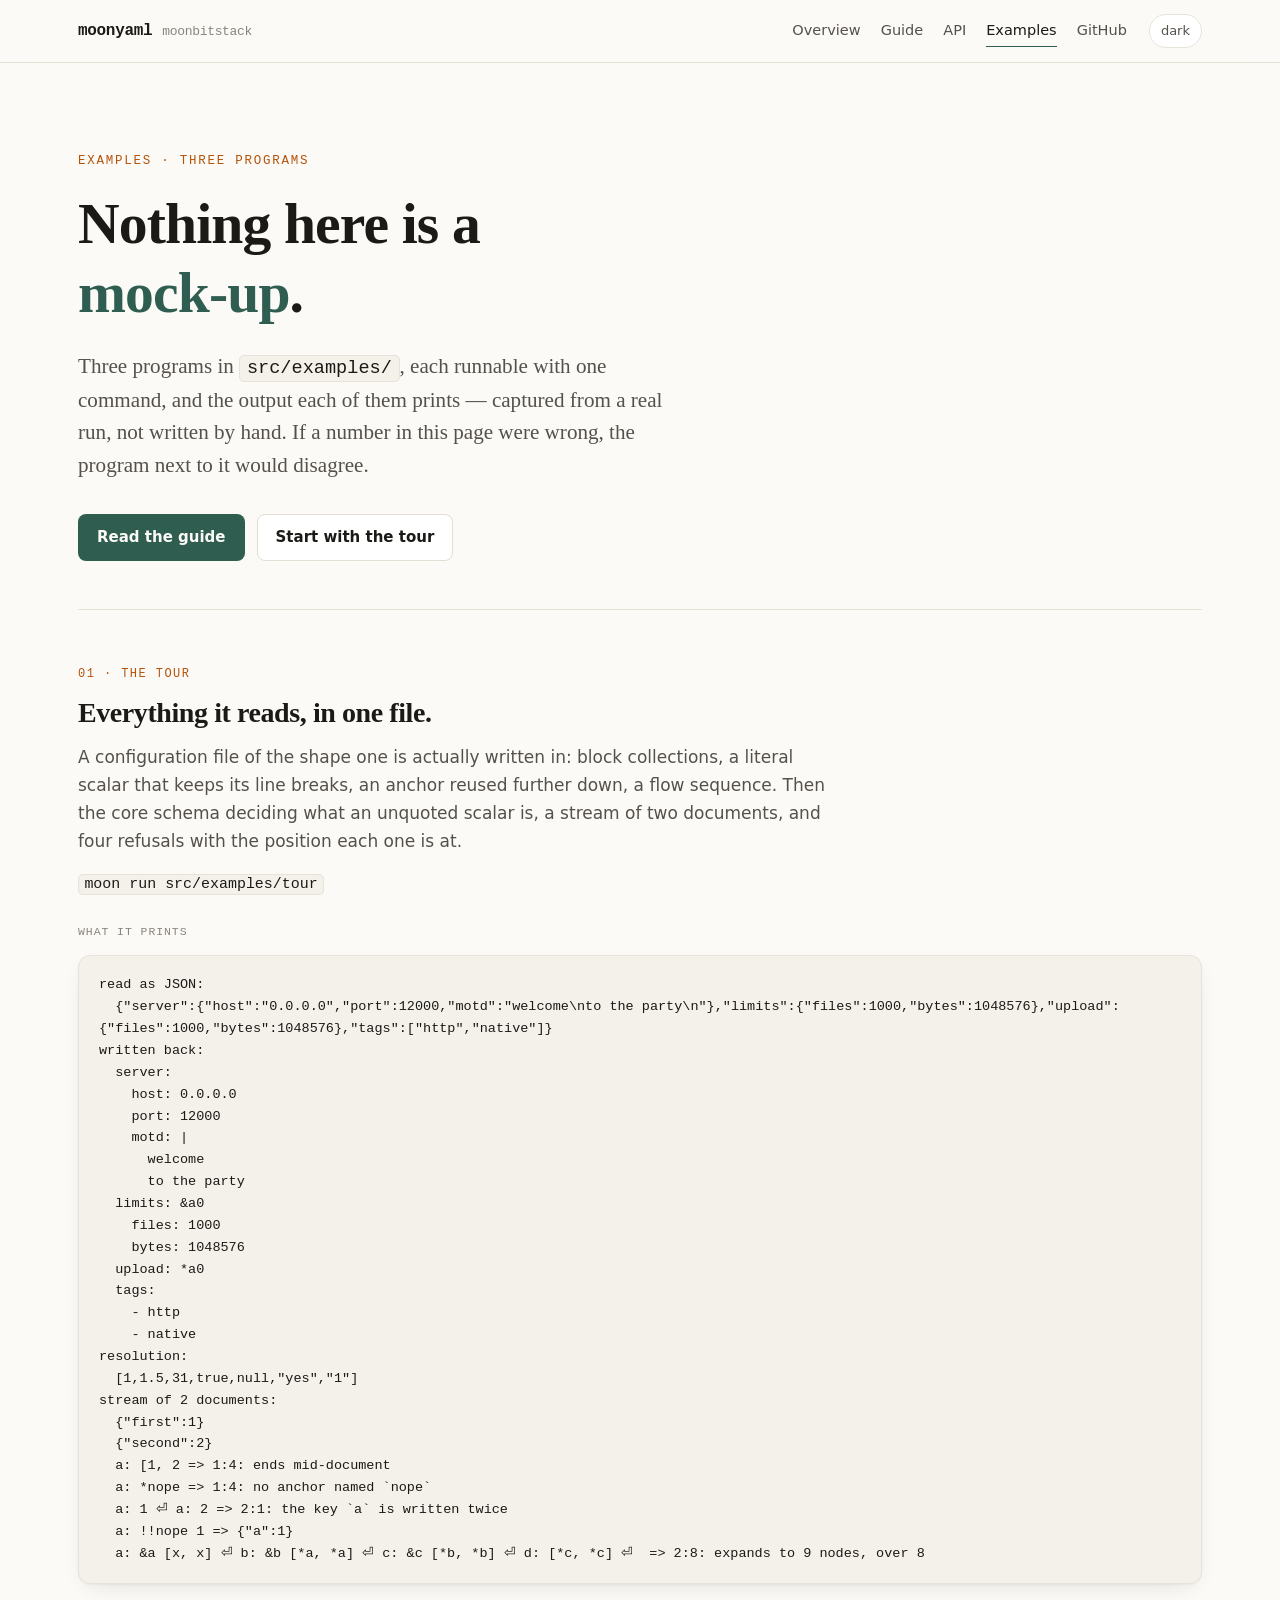
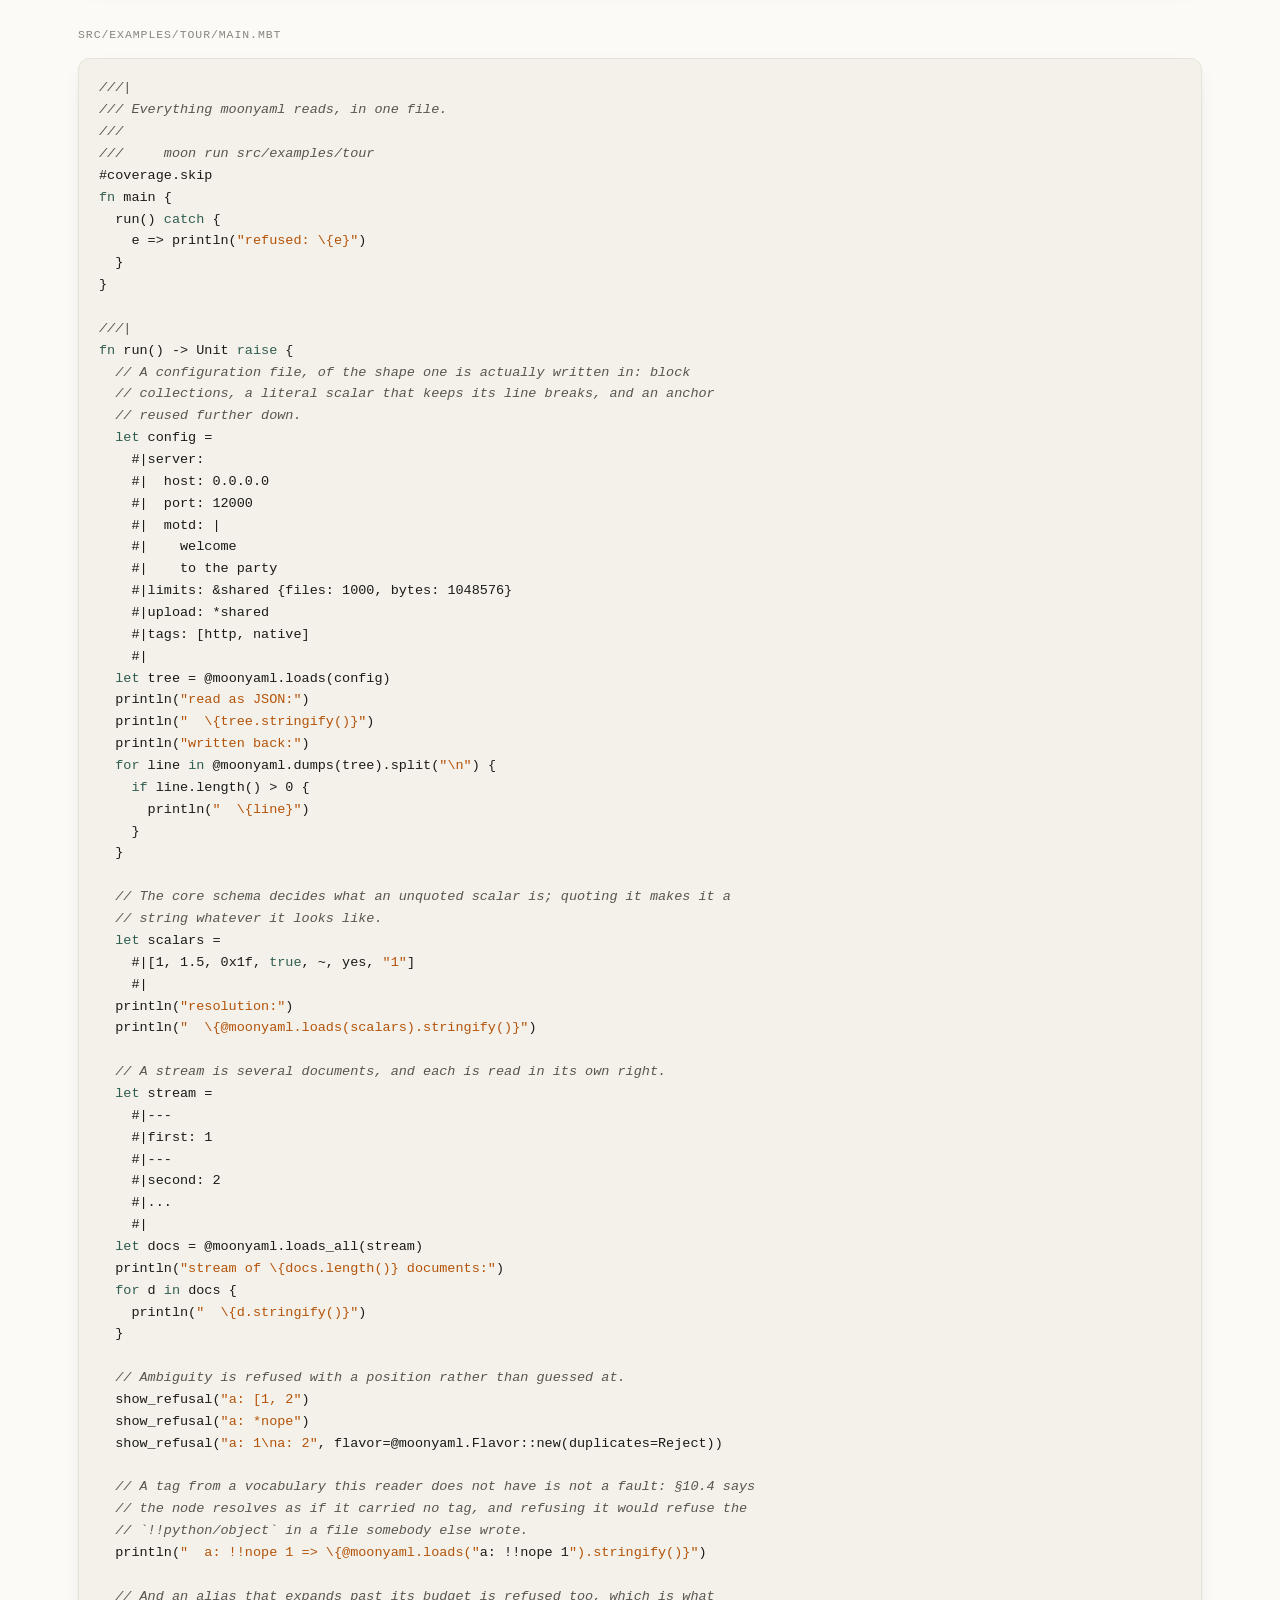
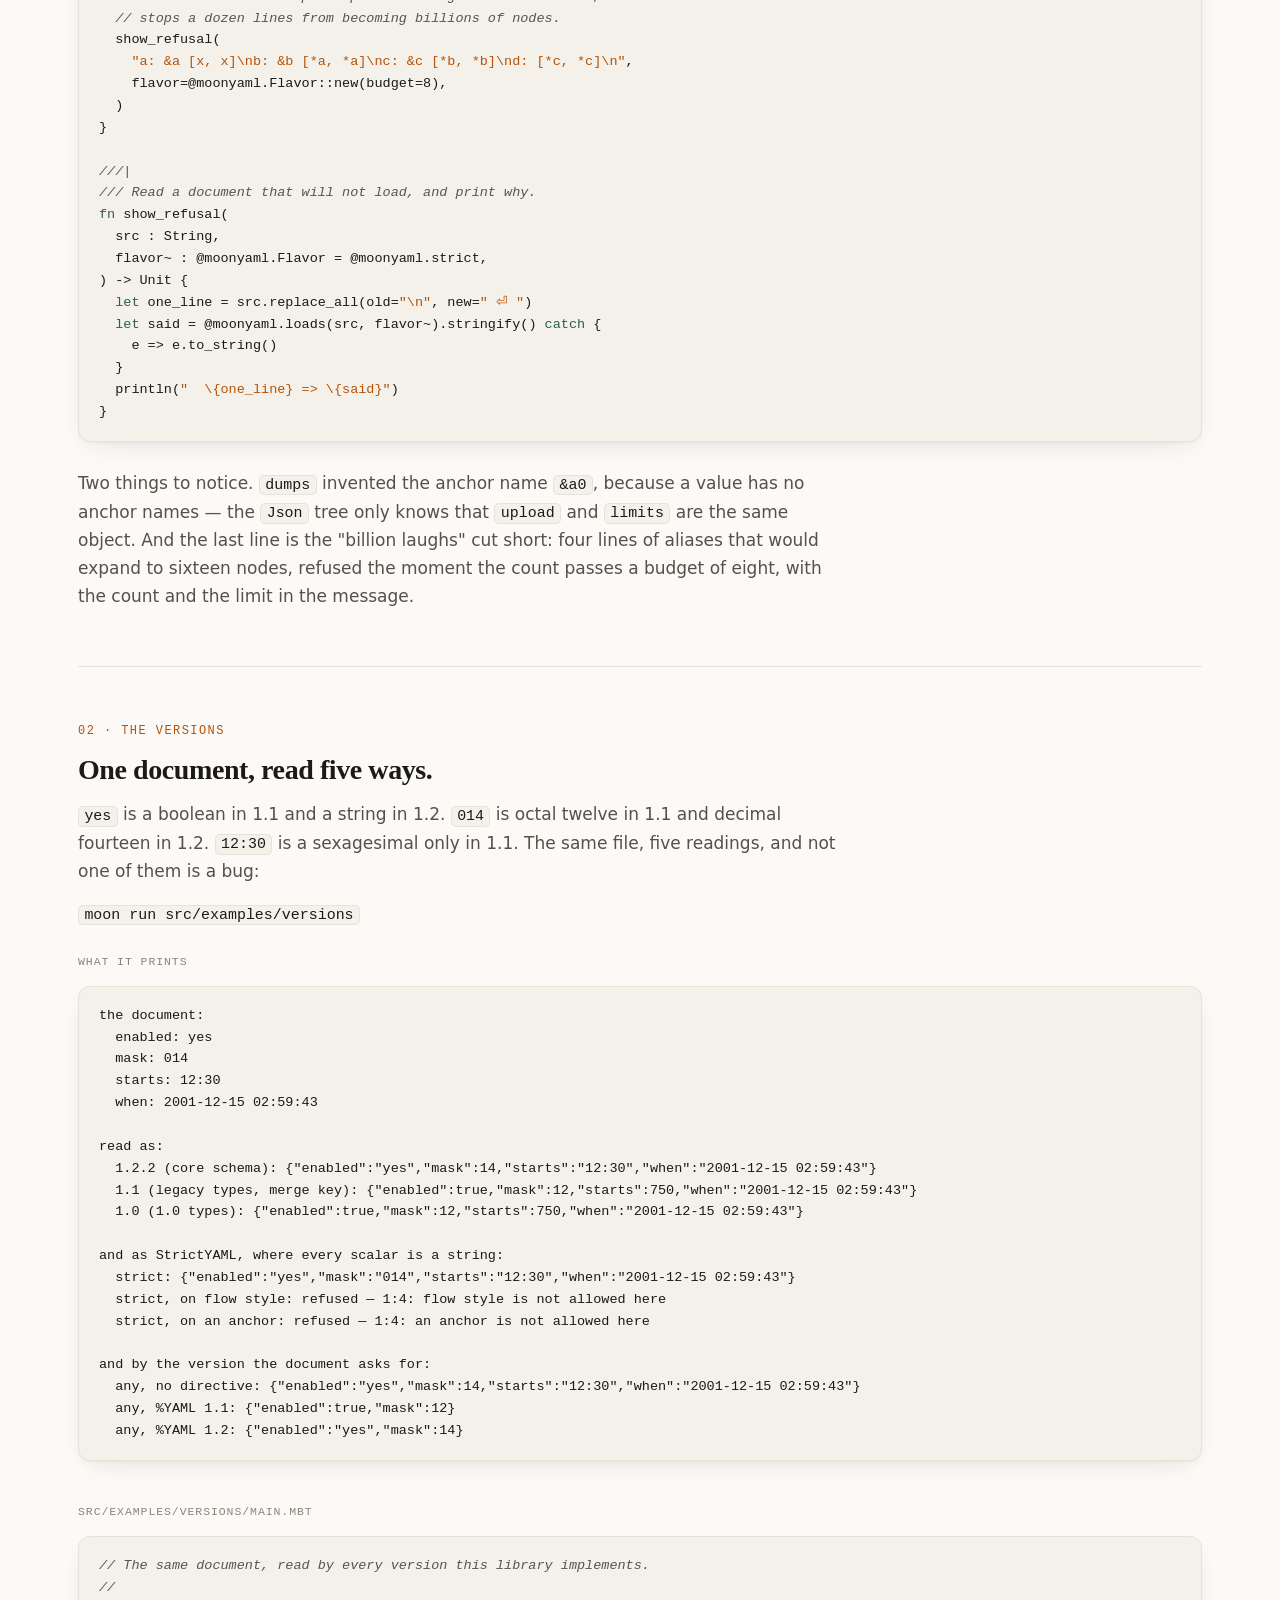
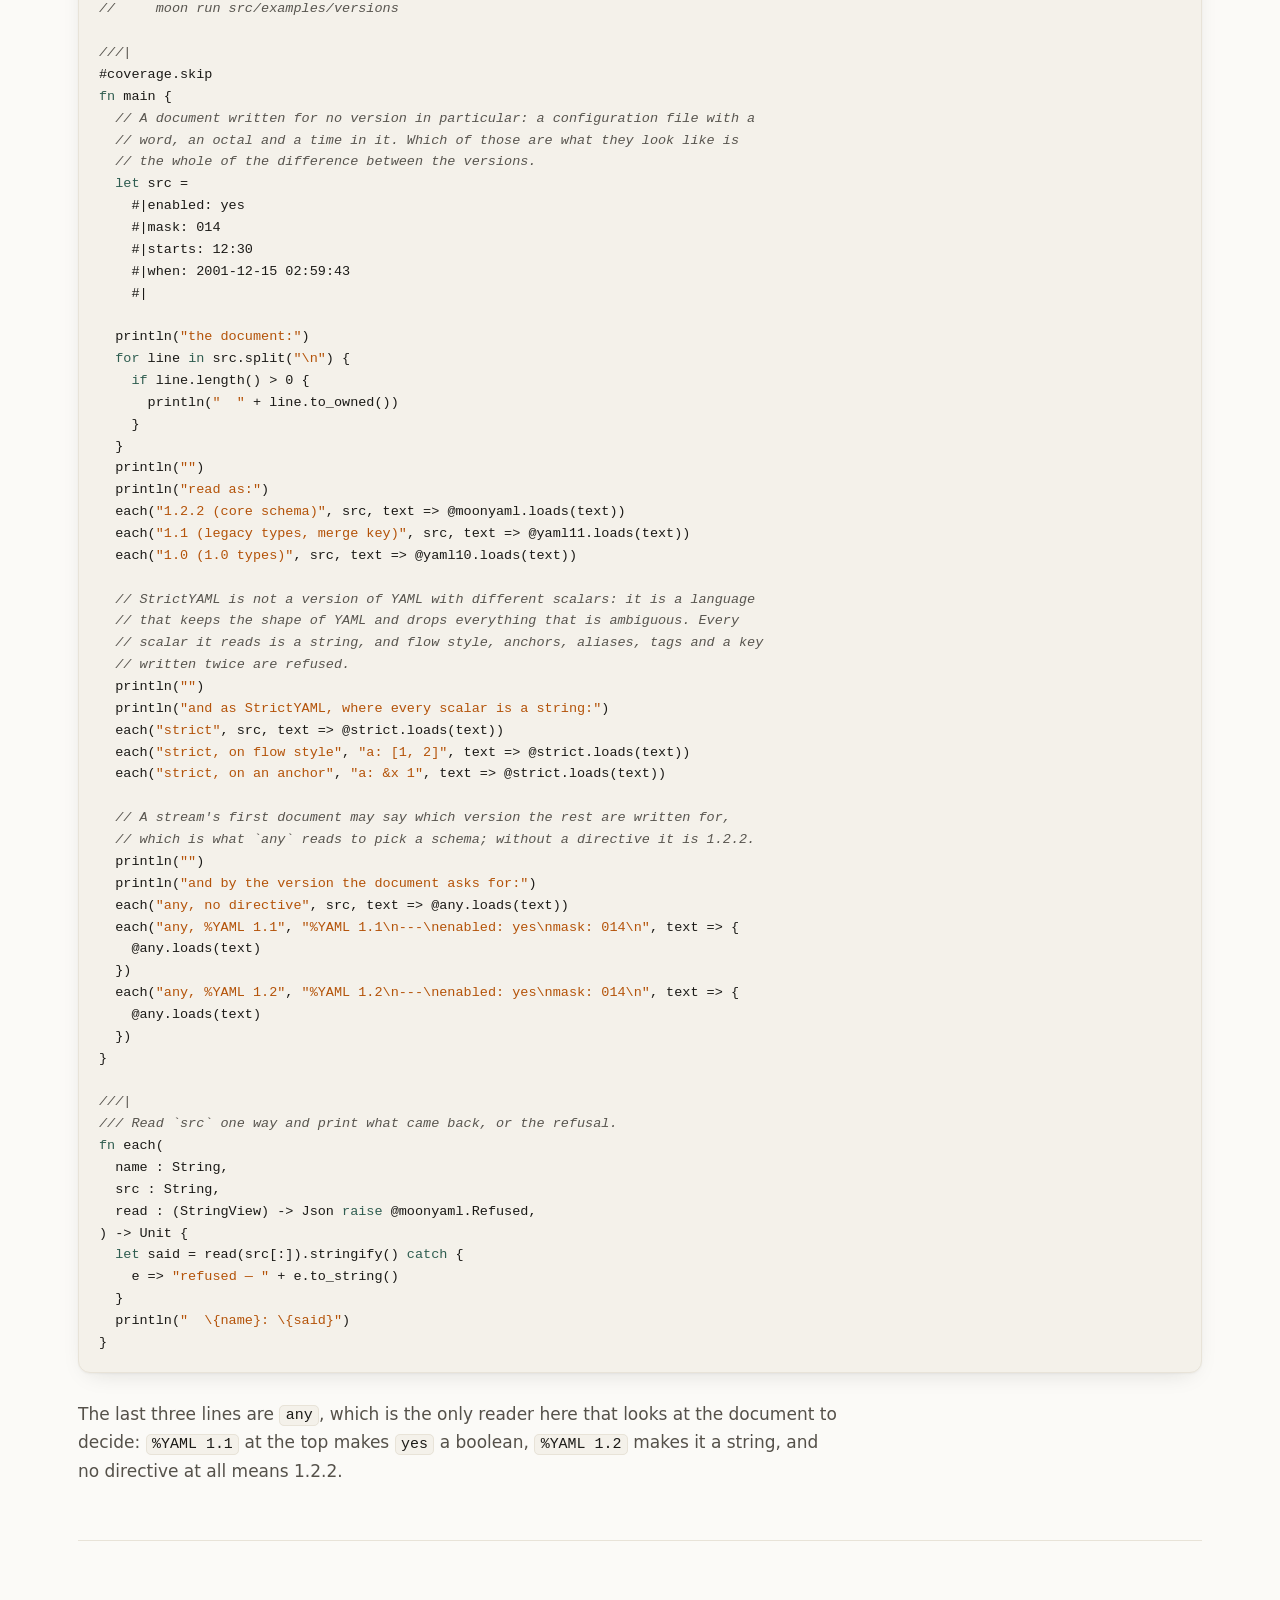
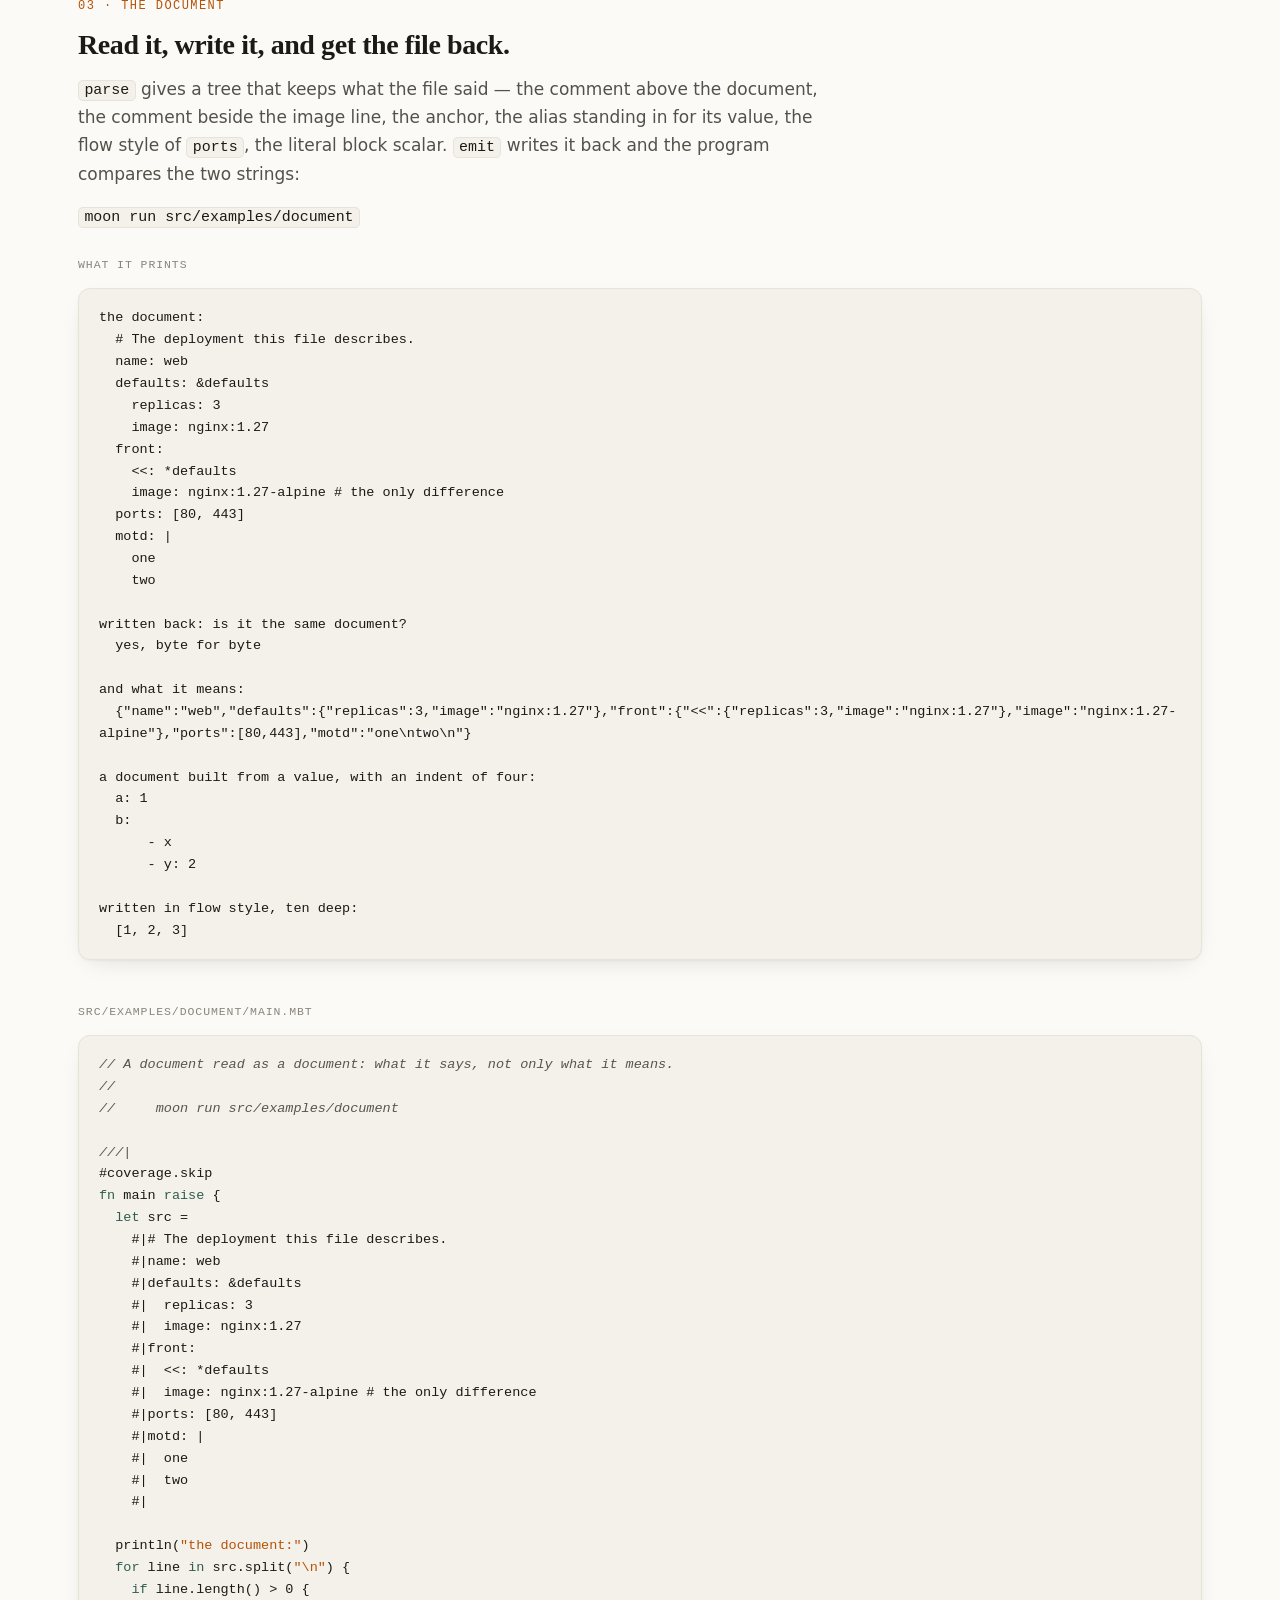
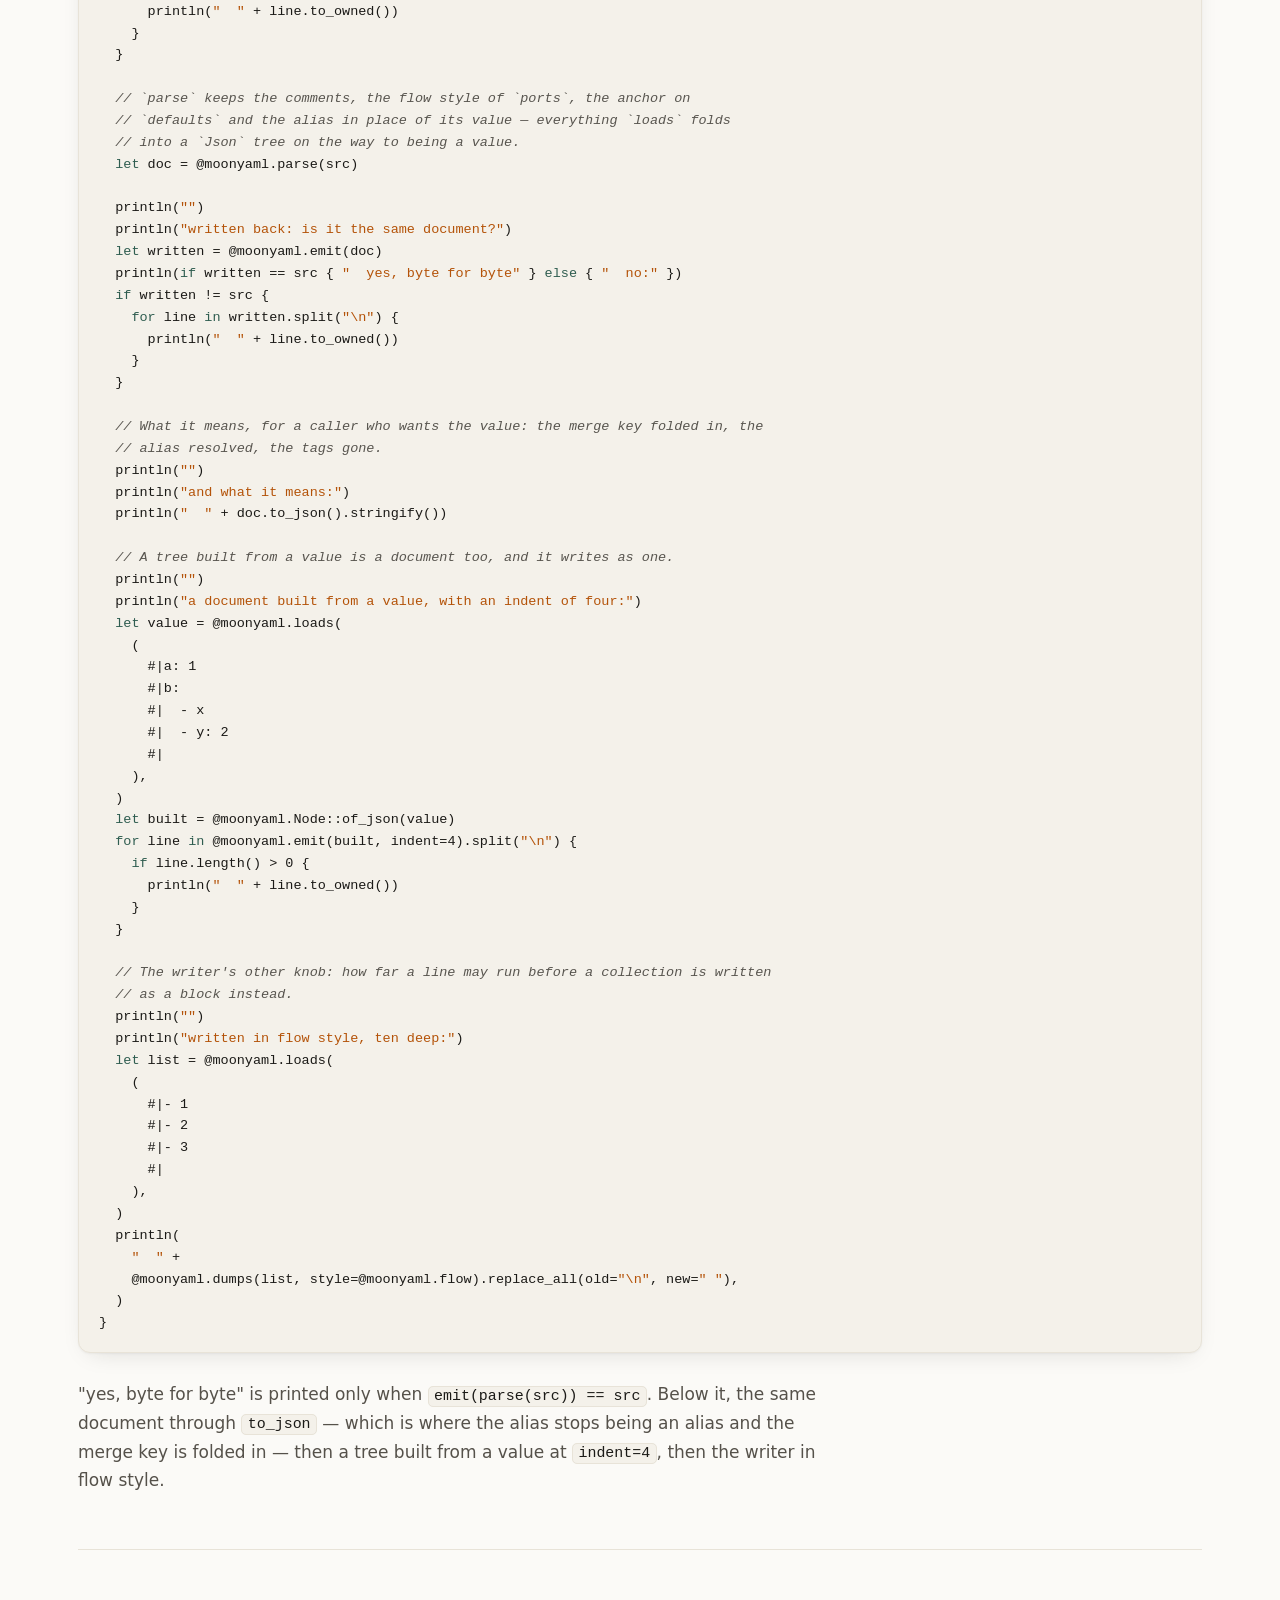
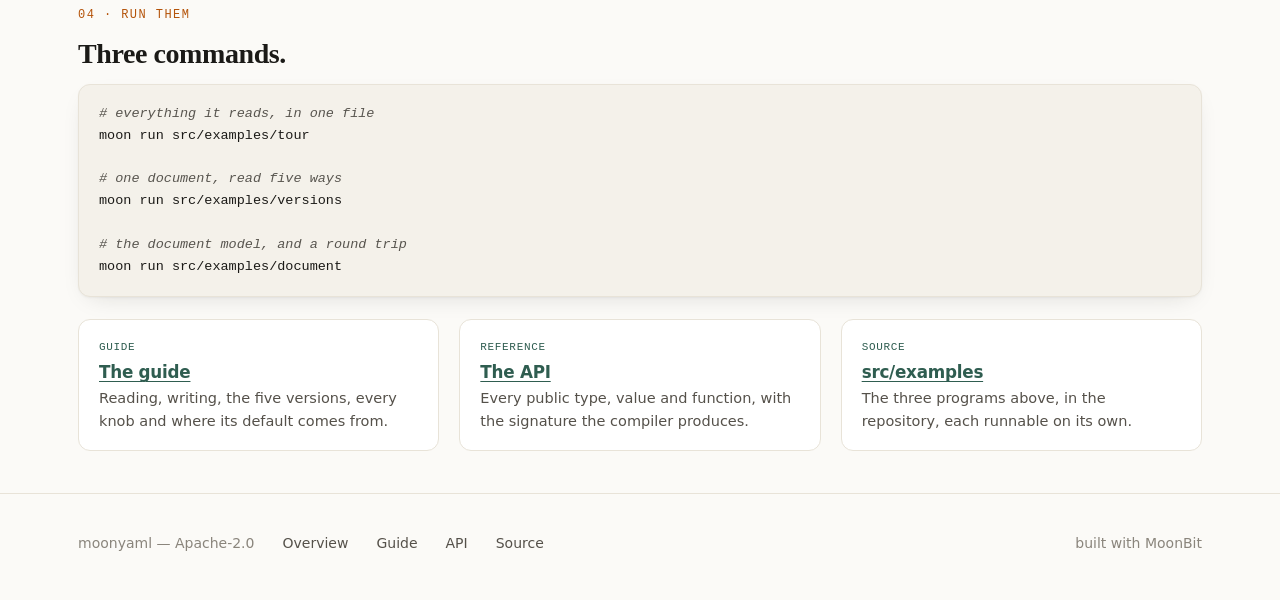
<file: docs/examples.html>
<!DOCTYPE html>
<html lang="en-IE">
  <head>
    <meta charset="utf-8" />
    <meta name="viewport" content="width=device-width, initial-scale=1" />
    <title>Examples — moonyaml</title>
    <meta
      name="description"
      content="Three runnable MoonBit programs built on moonyaml, with the output they print: a tour of everything it reads, one document read five ways, and a document round trip that keeps its comments."
    />
    <link rel="stylesheet" href="style.css" />
<script type="module" src="scrollbar.js"></script>
    <link rel="icon" href="data:image/svg+xml,<svg xmlns='http://www.w3.org/2000/svg' viewBox='0 0 100 100'><text y='.9em' font-size='90'>⛰</text></svg>" />
    <script>
      // Set before the first paint, so the page never flashes the other theme.
      (function () {
        try {
          var t = localStorage.getItem("theme");
          if (t !== "dark" && t !== "light") {
            t = window.matchMedia("(prefers-color-scheme: dark)").matches ? "dark" : "light";
          }
          document.documentElement.setAttribute("data-theme", t);
        } catch (e) {}
      })();
    </script>
  </head>
  <body>
    <header class="top">
      <div class="shell">
        <a class="brand" href="index.html"><b>moonyaml</b><span>moonbitstack</span></a>
        <nav class="main">
          <a href="index.html">Overview</a>
          <a href="docs.html">Guide</a>
          <a href="api.html">API</a>
          <a href="examples.html" aria-current="page">Examples</a>
          <a href="https://github.com/moonbitstack/moonyaml">GitHub</a>
        </nav>
        <button class="theme" id="theme" type="button" aria-label="Switch theme">theme</button>
      </div>
    </header>

    <main class="shell">
      <section class="hero">
        <p class="eyebrow">examples · three programs</p>
        <h1>Nothing here is a <em>mock-up</em>.</h1>
        <p class="lede">
          Three programs in <code>src/examples/</code>, each runnable with one
          command, and the output each of them prints — captured from a real run,
          not written by hand. If a number in this page were wrong, the program
          next to it would disagree.
        </p>
        <div class="actions">
          <a class="button primary" href="docs.html">Read the guide</a>
          <a class="button ghost" href="#tour">Start with the tour</a>
        </div>
      </section>

      <section class="block" id="tour">
        <p class="label">01 · the tour</p>
        <h2>Everything it reads, in one file.</h2>
        <div class="wrap">
          <p>
            A configuration file of the shape one is actually written in: block
            collections, a literal scalar that keeps its line breaks, an anchor
            reused further down, a flow sequence. Then the core schema deciding
            what an unquoted scalar is, a stream of two documents, and four
            refusals with the position each one is at.
          </p>
        </div>
        <p><code>moon run src/examples/tour</code></p>
        <div class="stack">
          <figure class="figure">
            <figcaption>what it prints</figcaption>
            <button class="copy" type="button">copy</button>
<pre class="wraps"><code>read as JSON:
  {"server":{"host":"0.0.0.0","port":12000,"motd":"welcome\nto the party\n"},"limits":{"files":1000,"bytes":1048576},"upload":{"files":1000,"bytes":1048576},"tags":["http","native"]}
written back:
  server:
    host: 0.0.0.0
    port: 12000
    motd: |
      welcome
      to the party
  limits: &amp;a0
    files: 1000
    bytes: 1048576
  upload: *a0
  tags:
    - http
    - native
resolution:
  [1,1.5,31,true,null,"yes","1"]
stream of 2 documents:
  {"first":1}
  {"second":2}
  a: [1, 2 =&gt; 1:4: ends mid-document
  a: *nope =&gt; 1:4: no anchor named `nope`
  a: 1 ⏎ a: 2 =&gt; 2:1: the key `a` is written twice
  a: !!nope 1 =&gt; {"a":1}
  a: &amp;a [x, x] ⏎ b: &amp;b [*a, *a] ⏎ c: &amp;c [*b, *b] ⏎ d: [*c, *c] ⏎  =&gt; 2:8: expands to 9 nodes, over 8</code></pre>
          </figure>
          <figure class="figure">
            <figcaption>src/examples/tour/main.mbt</figcaption>
            <button class="copy" type="button">copy</button>
<pre><code><span class="c">///|</span>
<span class="c">/// Everything moonyaml reads, in one file.</span>
<span class="c">///</span>
<span class="c">///     moon run src/examples/tour</span>
#coverage.skip
<span class="k">fn</span> main {
  run() <span class="k">catch</span> {
    e =&gt; println(<span class="s">"refused: \{e}"</span>)
  }
}

<span class="c">///|</span>
<span class="k">fn</span> run() -&gt; Unit <span class="k">raise</span> {
  <span class="c">// A configuration file, of the shape one is actually written in: block</span>
  <span class="c">// collections, a literal scalar that keeps its line breaks, and an anchor</span>
  <span class="c">// reused further down.</span>
  <span class="k">let</span> config =
    #|server:
    #|  host: <span class="n">0.0</span>.<span class="n">0.0</span>
    #|  port: <span class="n">12000</span>
    #|  motd: |
    #|    welcome
    #|    to the party
    #|limits: &amp;shared {files: <span class="n">1000</span>, bytes: <span class="n">1048576</span>}
    #|upload: *shared
    #|tags: [http, native]
    #|
  <span class="k">let</span> tree = @moonyaml.loads(config)
  println(<span class="s">"read as JSON:"</span>)
  println(<span class="s">"  \{tree.stringify()}"</span>)
  println(<span class="s">"written back:"</span>)
  <span class="k">for</span> line <span class="k">in</span> @moonyaml.dumps(tree).split(<span class="s">"\n"</span>) {
    <span class="k">if</span> line.length() &gt; <span class="n">0</span> {
      println(<span class="s">"  \{line}"</span>)
    }
  }

  <span class="c">// The core schema decides what an unquoted scalar is; quoting it makes it a</span>
  <span class="c">// string whatever it looks like.</span>
  <span class="k">let</span> scalars =
    #|[<span class="n">1</span>, <span class="n">1.5</span>, 0x1f, <span class="k">true</span>, ~, yes, <span class="s">"1"</span>]
    #|
  println(<span class="s">"resolution:"</span>)
  println(<span class="s">"  \{@moonyaml.loads(scalars).stringify()}"</span>)

  <span class="c">// A stream is several documents, and each is read in its own right.</span>
  <span class="k">let</span> stream =
    #|---
    #|first: <span class="n">1</span>
    #|---
    #|second: <span class="n">2</span>
    #|...
    #|
  <span class="k">let</span> docs = @moonyaml.loads_all(stream)
  println(<span class="s">"stream of \{docs.length()} documents:"</span>)
  <span class="k">for</span> d <span class="k">in</span> docs {
    println(<span class="s">"  \{d.stringify()}"</span>)
  }

  <span class="c">// Ambiguity is refused with a position rather than guessed at.</span>
  show_refusal(<span class="s">"a: [1, 2"</span>)
  show_refusal(<span class="s">"a: *nope"</span>)
  show_refusal(<span class="s">"a: 1\na: 2"</span>, flavor=@moonyaml.Flavor::new(duplicates=Reject))

  <span class="c">// A tag from a vocabulary this reader does not have is not a fault: §10.4 says</span>
  <span class="c">// the node resolves as if it carried no tag, and refusing it would refuse the</span>
  <span class="c">// `!!python/object` in a file somebody else wrote.</span>
  println(<span class="s">"  a: !!nope 1 =&gt; \{@moonyaml.loads("</span>a: !!nope <span class="n">1</span><span class="s">").stringify()}"</span>)

  <span class="c">// And an alias that expands past its budget is refused too, which is what</span>
  <span class="c">// stops a dozen lines from becoming billions of nodes.</span>
  show_refusal(
    <span class="s">"a: &amp;a [x, x]\nb: &amp;b [*a, *a]\nc: &amp;c [*b, *b]\nd: [*c, *c]\n"</span>,
    flavor=@moonyaml.Flavor::new(budget=<span class="n">8</span>),
  )
}

<span class="c">///|</span>
<span class="c">/// Read a document that will not load, and print why.</span>
<span class="k">fn</span> show_refusal(
  src : String,
  flavor~ : @moonyaml.Flavor = @moonyaml.strict,
) -&gt; Unit {
  <span class="k">let</span> one_line = src.replace_all(old=<span class="s">"\n"</span>, new=<span class="s">" ⏎ "</span>)
  <span class="k">let</span> said = @moonyaml.loads(src, flavor~).stringify() <span class="k">catch</span> {
    e =&gt; e.to_string()
  }
  println(<span class="s">"  \{one_line} =&gt; \{said}"</span>)
}</code></pre>
          </figure>
        </div>
        <div class="wrap">
          <p>
            Two things to notice. <code>dumps</code> invented the anchor name
            <code>&amp;a0</code>, because a value has no anchor names — the
            <code>Json</code> tree only knows that <code>upload</code> and
            <code>limits</code> are the same object. And the last line is the
            "billion laughs" cut short: four lines of aliases that would expand to
            sixteen nodes, refused the moment the count passes a budget of eight,
            with the count and the limit in the message.
          </p>
        </div>
      </section>

      <section class="block" id="versions">
        <p class="label">02 · the versions</p>
        <h2>One document, read five ways.</h2>
        <div class="wrap">
          <p>
            <code>yes</code> is a boolean in 1.1 and a string in 1.2.
            <code>014</code> is octal twelve in 1.1 and decimal fourteen in 1.2.
            <code>12:30</code> is a sexagesimal only in 1.1. The same file, five
            readings, and not one of them is a bug:
          </p>
        </div>
        <p><code>moon run src/examples/versions</code></p>
        <div class="stack">
          <figure class="figure">
            <figcaption>what it prints</figcaption>
            <button class="copy" type="button">copy</button>
<pre class="wraps"><code>the document:
  enabled: yes
  mask: 014
  starts: 12:30
  when: 2001-12-15 02:59:43

read as:
  1.2.2 (core schema): {"enabled":"yes","mask":14,"starts":"12:30","when":"2001-12-15 02:59:43"}
  1.1 (legacy types, merge key): {"enabled":true,"mask":12,"starts":750,"when":"2001-12-15 02:59:43"}
  1.0 (1.0 types): {"enabled":true,"mask":12,"starts":750,"when":"2001-12-15 02:59:43"}

and as StrictYAML, where every scalar is a string:
  strict: {"enabled":"yes","mask":"014","starts":"12:30","when":"2001-12-15 02:59:43"}
  strict, on flow style: refused — 1:4: flow style is not allowed here
  strict, on an anchor: refused — 1:4: an anchor is not allowed here

and by the version the document asks for:
  any, no directive: {"enabled":"yes","mask":14,"starts":"12:30","when":"2001-12-15 02:59:43"}
  any, %YAML 1.1: {"enabled":true,"mask":12}
  any, %YAML 1.2: {"enabled":"yes","mask":14}</code></pre>
          </figure>
          <figure class="figure">
            <figcaption>src/examples/versions/main.mbt</figcaption>
            <button class="copy" type="button">copy</button>
<pre><code><span class="c">// The same document, read by every version this library implements.</span>
<span class="c">//</span>
<span class="c">//     moon run src/examples/versions</span>

<span class="c">///|</span>
#coverage.skip
<span class="k">fn</span> main {
  <span class="c">// A document written for no version in particular: a configuration file with a</span>
  <span class="c">// word, an octal and a time in it. Which of those are what they look like is</span>
  <span class="c">// the whole of the difference between the versions.</span>
  <span class="k">let</span> src =
    #|enabled: yes
    #|mask: <span class="n">014</span>
    #|starts: <span class="n">12</span>:<span class="n">30</span>
    #|when: <span class="n">2001</span>-<span class="n">12</span>-<span class="n">15</span> <span class="n">02</span>:<span class="n">59</span>:<span class="n">43</span>
    #|

  println(<span class="s">"the document:"</span>)
  <span class="k">for</span> line <span class="k">in</span> src.split(<span class="s">"\n"</span>) {
    <span class="k">if</span> line.length() &gt; <span class="n">0</span> {
      println(<span class="s">"  "</span> + line.to_owned())
    }
  }
  println(<span class="s">""</span>)
  println(<span class="s">"read as:"</span>)
  each(<span class="s">"1.2.2 (core schema)"</span>, src, text =&gt; @moonyaml.loads(text))
  each(<span class="s">"1.1 (legacy types, merge key)"</span>, src, text =&gt; @yaml11.loads(text))
  each(<span class="s">"1.0 (1.0 types)"</span>, src, text =&gt; @yaml10.loads(text))

  <span class="c">// StrictYAML is not a version of YAML with different scalars: it is a language</span>
  <span class="c">// that keeps the shape of YAML and drops everything that is ambiguous. Every</span>
  <span class="c">// scalar it reads is a string, and flow style, anchors, aliases, tags and a key</span>
  <span class="c">// written twice are refused.</span>
  println(<span class="s">""</span>)
  println(<span class="s">"and as StrictYAML, where every scalar is a string:"</span>)
  each(<span class="s">"strict"</span>, src, text =&gt; @strict.loads(text))
  each(<span class="s">"strict, on flow style"</span>, <span class="s">"a: [1, 2]"</span>, text =&gt; @strict.loads(text))
  each(<span class="s">"strict, on an anchor"</span>, <span class="s">"a: &amp;x 1"</span>, text =&gt; @strict.loads(text))

  <span class="c">// A stream's first document may say which version the rest are written for,</span>
  <span class="c">// which is what `any` reads to pick a schema; without a directive it is 1.2.2.</span>
  println(<span class="s">""</span>)
  println(<span class="s">"and by the version the document asks for:"</span>)
  each(<span class="s">"any, no directive"</span>, src, text =&gt; @any.loads(text))
  each(<span class="s">"any, %YAML 1.1"</span>, <span class="s">"%YAML 1.1\n---\nenabled: yes\nmask: 014\n"</span>, text =&gt; {
    @any.loads(text)
  })
  each(<span class="s">"any, %YAML 1.2"</span>, <span class="s">"%YAML 1.2\n---\nenabled: yes\nmask: 014\n"</span>, text =&gt; {
    @any.loads(text)
  })
}

<span class="c">///|</span>
<span class="c">/// Read `src` one way and print what came back, or the refusal.</span>
<span class="k">fn</span> each(
  name : String,
  src : String,
  read : (StringView) -&gt; Json <span class="k">raise</span> @moonyaml.Refused,
) -&gt; Unit {
  <span class="k">let</span> said = read(src[:]).stringify() <span class="k">catch</span> {
    e =&gt; <span class="s">"refused — "</span> + e.to_string()
  }
  println(<span class="s">"  \{name}: \{said}"</span>)
}</code></pre>
          </figure>
        </div>
        <div class="wrap">
          <p>
            The last three lines are <code>any</code>, which is the only reader
            here that looks at the document to decide: <code>%YAML 1.1</code> at
            the top makes <code>yes</code> a boolean, <code>%YAML 1.2</code>
            makes it a string, and no directive at all means 1.2.2.
          </p>
        </div>
      </section>

      <section class="block" id="document">
        <p class="label">03 · the document</p>
        <h2>Read it, write it, and get the file back.</h2>
        <div class="wrap">
          <p>
            <code>parse</code> gives a tree that keeps what the file said — the
            comment above the document, the comment beside the image line, the
            anchor, the alias standing in for its value, the flow style of
            <code>ports</code>, the literal block scalar. <code>emit</code> writes
            it back and the program compares the two strings:
          </p>
        </div>
        <p><code>moon run src/examples/document</code></p>
        <div class="stack">
          <figure class="figure">
            <figcaption>what it prints</figcaption>
            <button class="copy" type="button">copy</button>
<pre class="wraps"><code>the document:
  # The deployment this file describes.
  name: web
  defaults: &amp;defaults
    replicas: 3
    image: nginx:1.27
  front:
    &lt;&lt;: *defaults
    image: nginx:1.27-alpine # the only difference
  ports: [80, 443]
  motd: |
    one
    two

written back: is it the same document?
  yes, byte for byte

and what it means:
  {"name":"web","defaults":{"replicas":3,"image":"nginx:1.27"},"front":{"&lt;&lt;":{"replicas":3,"image":"nginx:1.27"},"image":"nginx:1.27-alpine"},"ports":[80,443],"motd":"one\ntwo\n"}

a document built from a value, with an indent of four:
  a: 1
  b:
      - x
      - y: 2

written in flow style, ten deep:
  [1, 2, 3] </code></pre>
          </figure>
          <figure class="figure">
            <figcaption>src/examples/document/main.mbt</figcaption>
            <button class="copy" type="button">copy</button>
<pre><code><span class="c">// A document read as a document: what it says, not only what it means.</span>
<span class="c">//</span>
<span class="c">//     moon run src/examples/document</span>

<span class="c">///|</span>
#coverage.skip
<span class="k">fn</span> main <span class="k">raise</span> {
  <span class="k">let</span> src =
    #|# The deployment this file describes.
    #|name: web
    #|defaults: &amp;defaults
    #|  replicas: <span class="n">3</span>
    #|  image: nginx:<span class="n">1.27</span>
    #|front:
    #|  &lt;&lt;: *defaults
    #|  image: nginx:<span class="n">1.27</span>-alpine # the only difference
    #|ports: [<span class="n">80</span>, <span class="n">443</span>]
    #|motd: |
    #|  one
    #|  two
    #|

  println(<span class="s">"the document:"</span>)
  <span class="k">for</span> line <span class="k">in</span> src.split(<span class="s">"\n"</span>) {
    <span class="k">if</span> line.length() &gt; <span class="n">0</span> {
      println(<span class="s">"  "</span> + line.to_owned())
    }
  }

  <span class="c">// `parse` keeps the comments, the flow style of `ports`, the anchor on</span>
  <span class="c">// `defaults` and the alias in place of its value — everything `loads` folds</span>
  <span class="c">// into a `Json` tree on the way to being a value.</span>
  <span class="k">let</span> doc = @moonyaml.parse(src)

  println(<span class="s">""</span>)
  println(<span class="s">"written back: is it the same document?"</span>)
  <span class="k">let</span> written = @moonyaml.emit(doc)
  println(<span class="k">if</span> written == src { <span class="s">"  yes, byte for byte"</span> } <span class="k">else</span> { <span class="s">"  no:"</span> })
  <span class="k">if</span> written != src {
    <span class="k">for</span> line <span class="k">in</span> written.split(<span class="s">"\n"</span>) {
      println(<span class="s">"  "</span> + line.to_owned())
    }
  }

  <span class="c">// What it means, for a caller who wants the value: the merge key folded in, the</span>
  <span class="c">// alias resolved, the tags gone.</span>
  println(<span class="s">""</span>)
  println(<span class="s">"and what it means:"</span>)
  println(<span class="s">"  "</span> + doc.to_json().stringify())

  <span class="c">// A tree built from a value is a document too, and it writes as one.</span>
  println(<span class="s">""</span>)
  println(<span class="s">"a document built from a value, with an indent of four:"</span>)
  <span class="k">let</span> value = @moonyaml.loads(
    (
      #|a: <span class="n">1</span>
      #|b:
      #|  - x
      #|  - y: <span class="n">2</span>
      #|
    ),
  )
  <span class="k">let</span> built = @moonyaml.Node::of_json(value)
  <span class="k">for</span> line <span class="k">in</span> @moonyaml.emit(built, indent=<span class="n">4</span>).split(<span class="s">"\n"</span>) {
    <span class="k">if</span> line.length() &gt; <span class="n">0</span> {
      println(<span class="s">"  "</span> + line.to_owned())
    }
  }

  <span class="c">// The writer's other knob: how far a line may run before a collection is written</span>
  <span class="c">// as a block instead.</span>
  println(<span class="s">""</span>)
  println(<span class="s">"written in flow style, ten deep:"</span>)
  <span class="k">let</span> list = @moonyaml.loads(
    (
      #|- <span class="n">1</span>
      #|- <span class="n">2</span>
      #|- <span class="n">3</span>
      #|
    ),
  )
  println(
    <span class="s">"  "</span> +
    @moonyaml.dumps(list, style=@moonyaml.flow).replace_all(old=<span class="s">"\n"</span>, new=<span class="s">" "</span>),
  )
}</code></pre>
          </figure>
        </div>
        <div class="wrap">
          <p>
            "yes, byte for byte" is printed only when
            <code>emit(parse(src)) == src</code>. Below it, the same document
            through <code>to_json</code> — which is where the alias stops being an
            alias and the merge key is folded in — then a tree built from a value
            at <code>indent=4</code>, then the writer in flow style.
          </p>
        </div>
      </section>

      <section class="block">
        <p class="label">04 · run them</p>
        <h2>Three commands.</h2>
        <pre><code><span class="c"># everything it reads, in one file</span>
moon run src/examples/tour

<span class="c"># one document, read five ways</span>
moon run src/examples/versions

<span class="c"># the document model, and a round trip</span>
moon run src/examples/document</code></pre>
        <div class="cols">
          <div class="card">
            <span class="tag">guide</span>
            <h3><a href="docs.html">The guide</a></h3>
            <p>Reading, writing, the five versions, every knob and where its default comes from.</p>
          </div>
          <div class="card">
            <span class="tag">reference</span>
            <h3><a href="api.html">The API</a></h3>
            <p>Every public type, value and function, with the signature the compiler produces.</p>
          </div>
          <div class="card">
            <span class="tag">source</span>
            <h3><a href="https://github.com/moonbitstack/moonyaml/tree/master/src/examples">src/examples</a></h3>
            <p>The three programs above, in the repository, each runnable on its own.</p>
          </div>
        </div>
      </section>
    </main>

    <footer class="bottom">
      <div class="shell">
        <span>moonyaml — Apache-2.0</span>
        <a href="index.html">Overview</a>
        <a href="docs.html">Guide</a>
        <a href="api.html">API</a>
        <a href="https://github.com/moonbitstack/moonyaml">Source</a>
        <span class="spacer">built with MoonBit</span>
      </div>
    </footer>

    <script src="main.js"></script>
  </body>
</html>
</file>
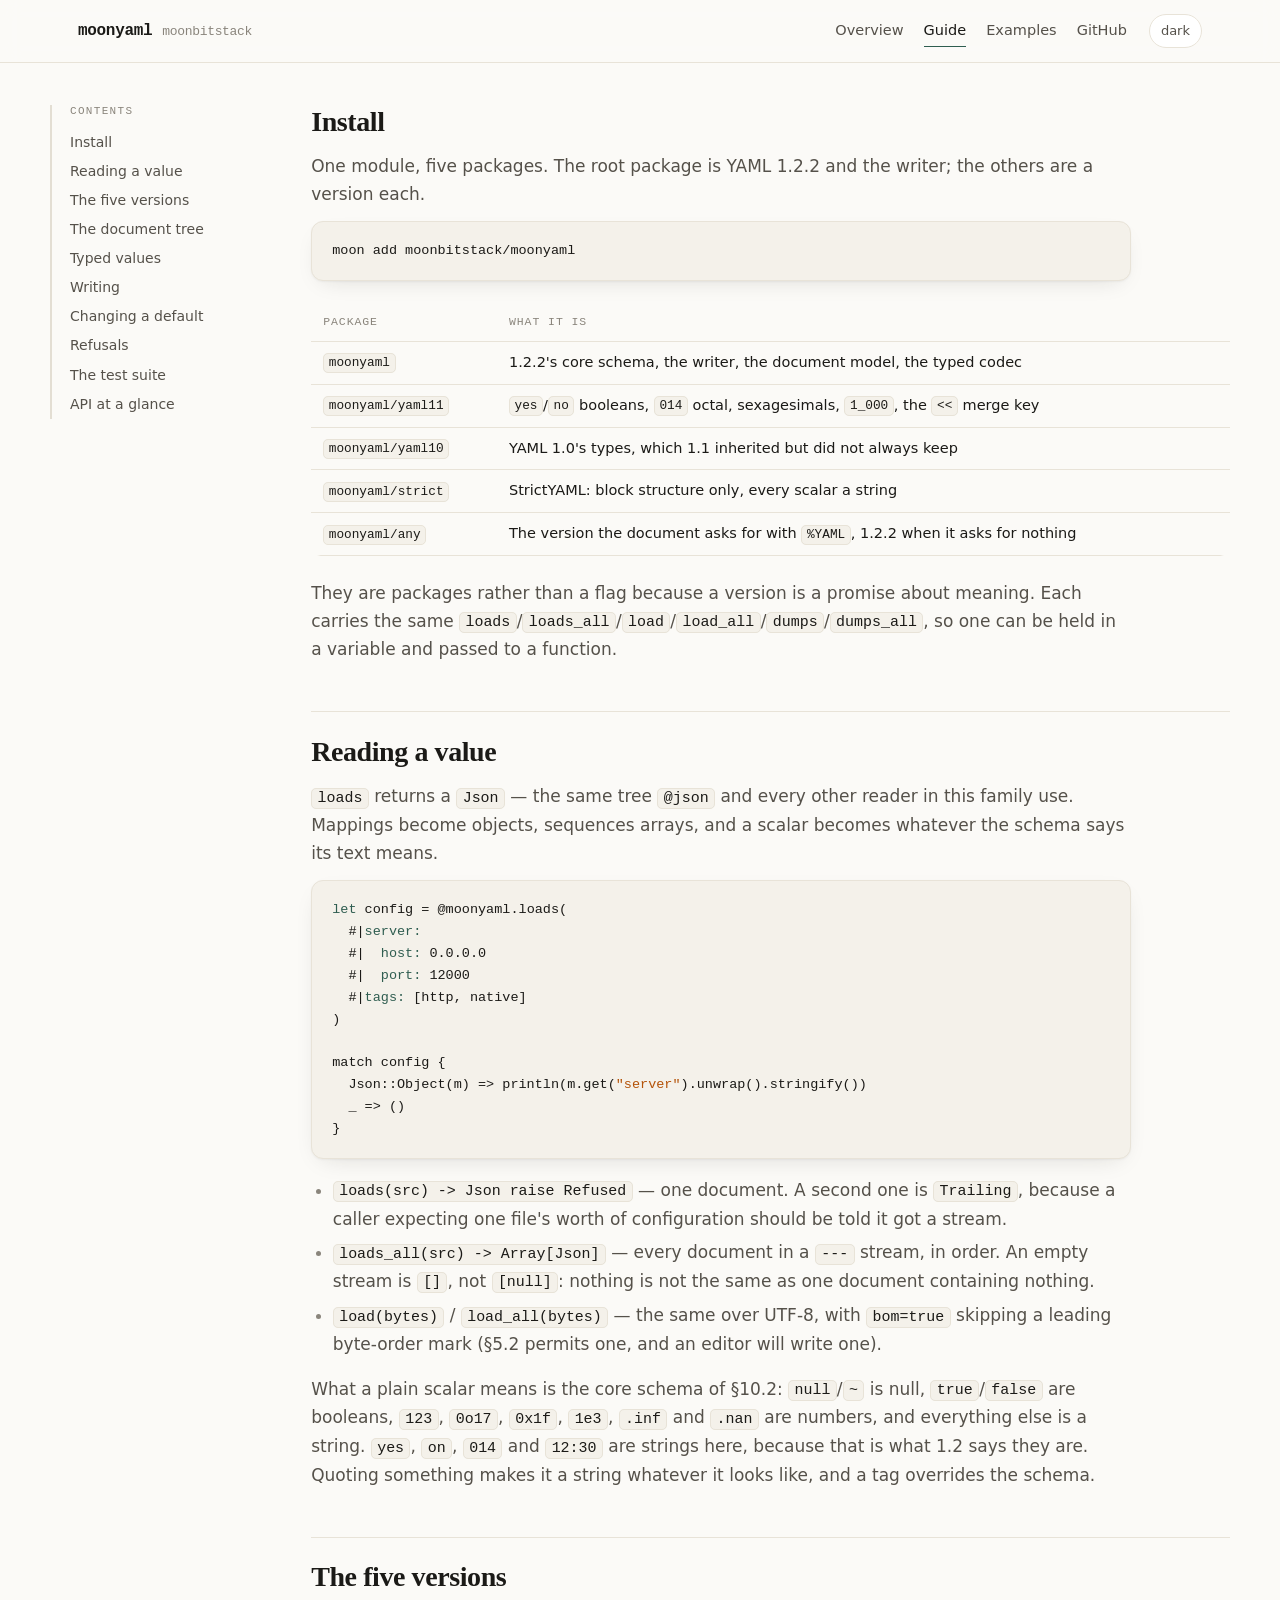
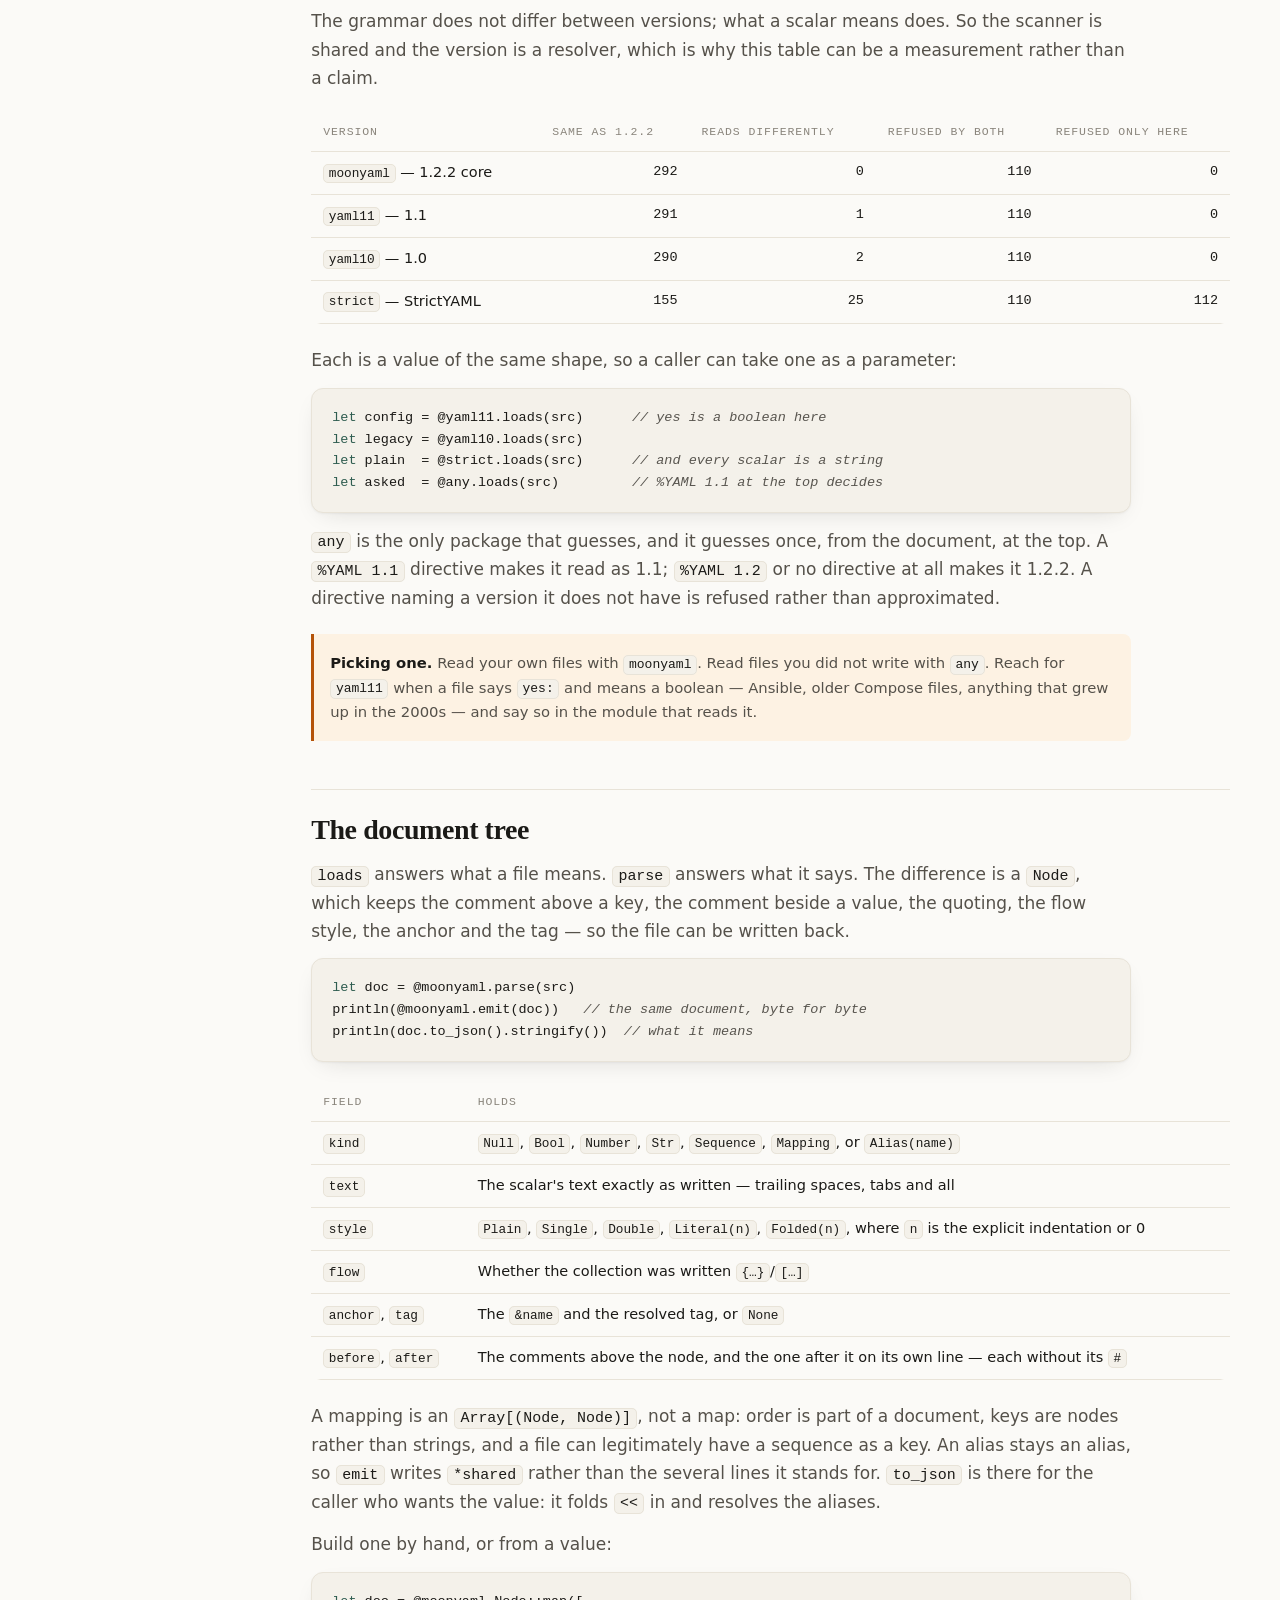
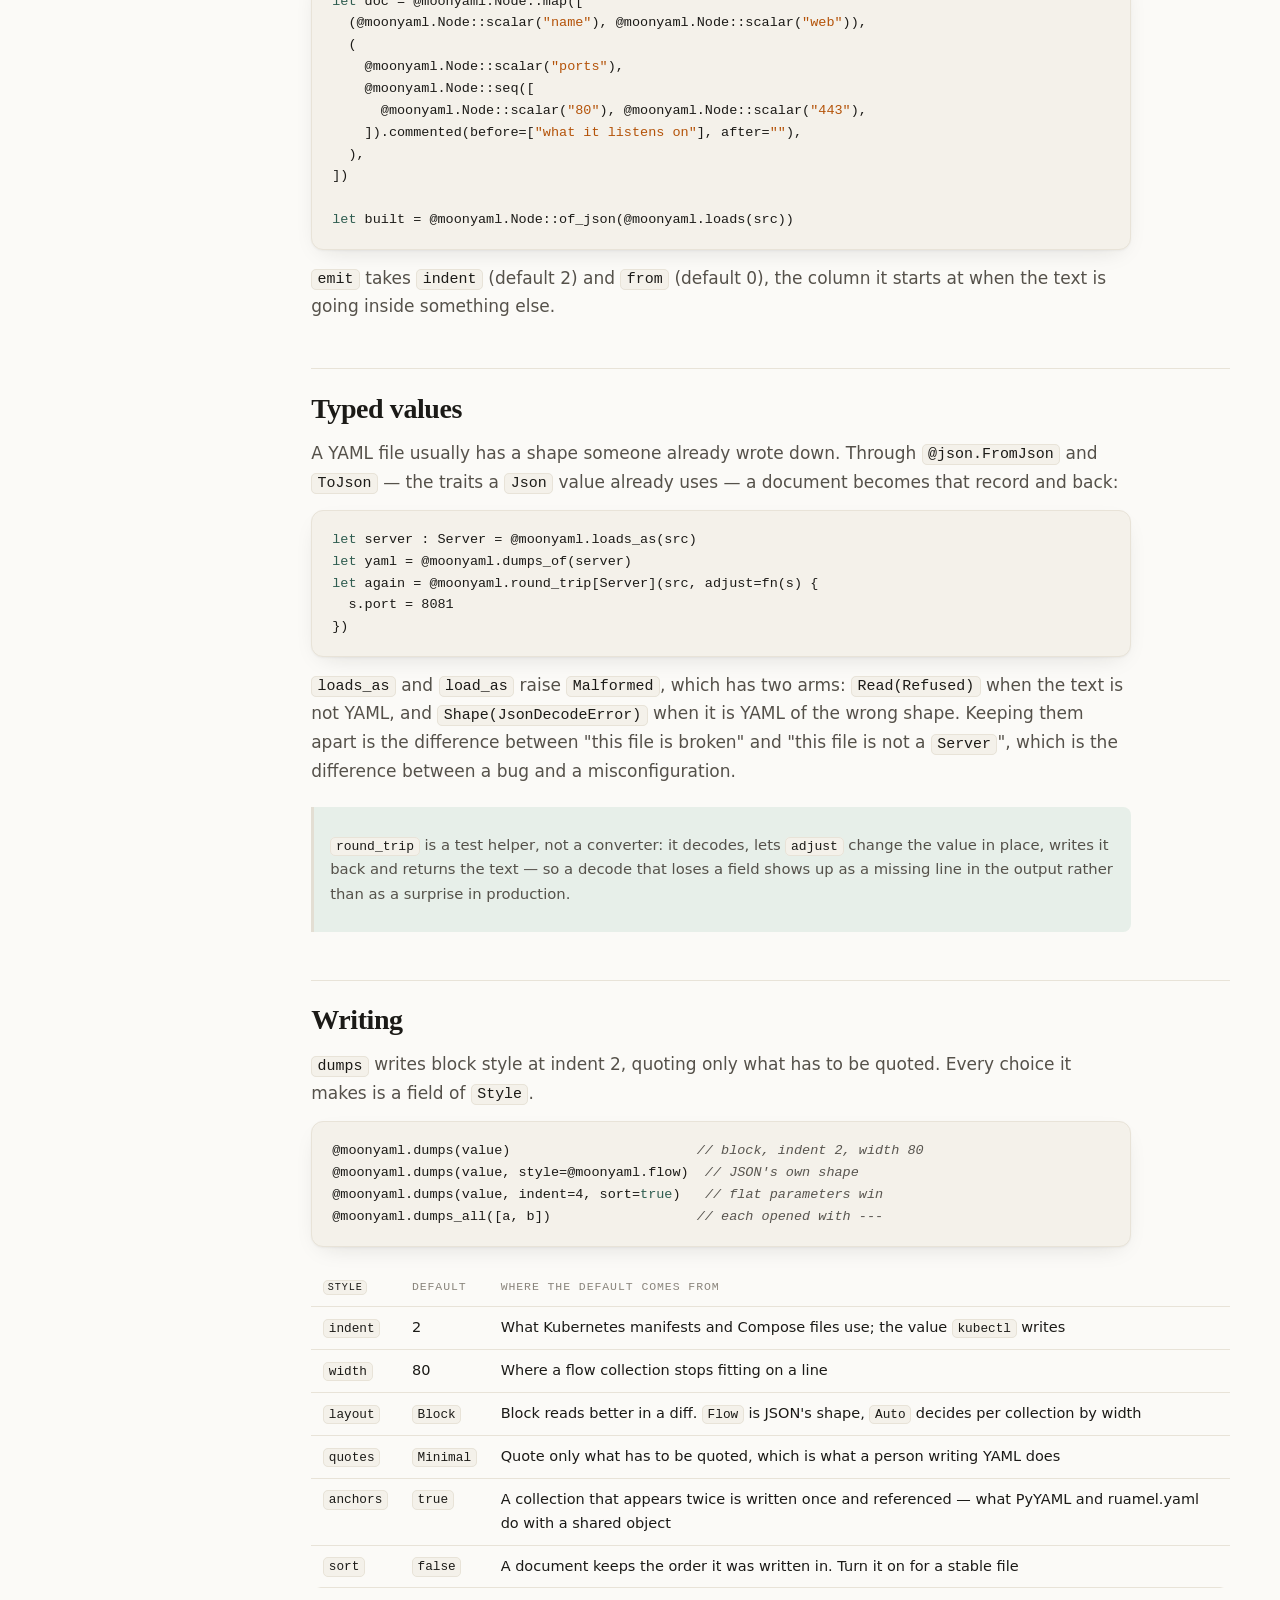
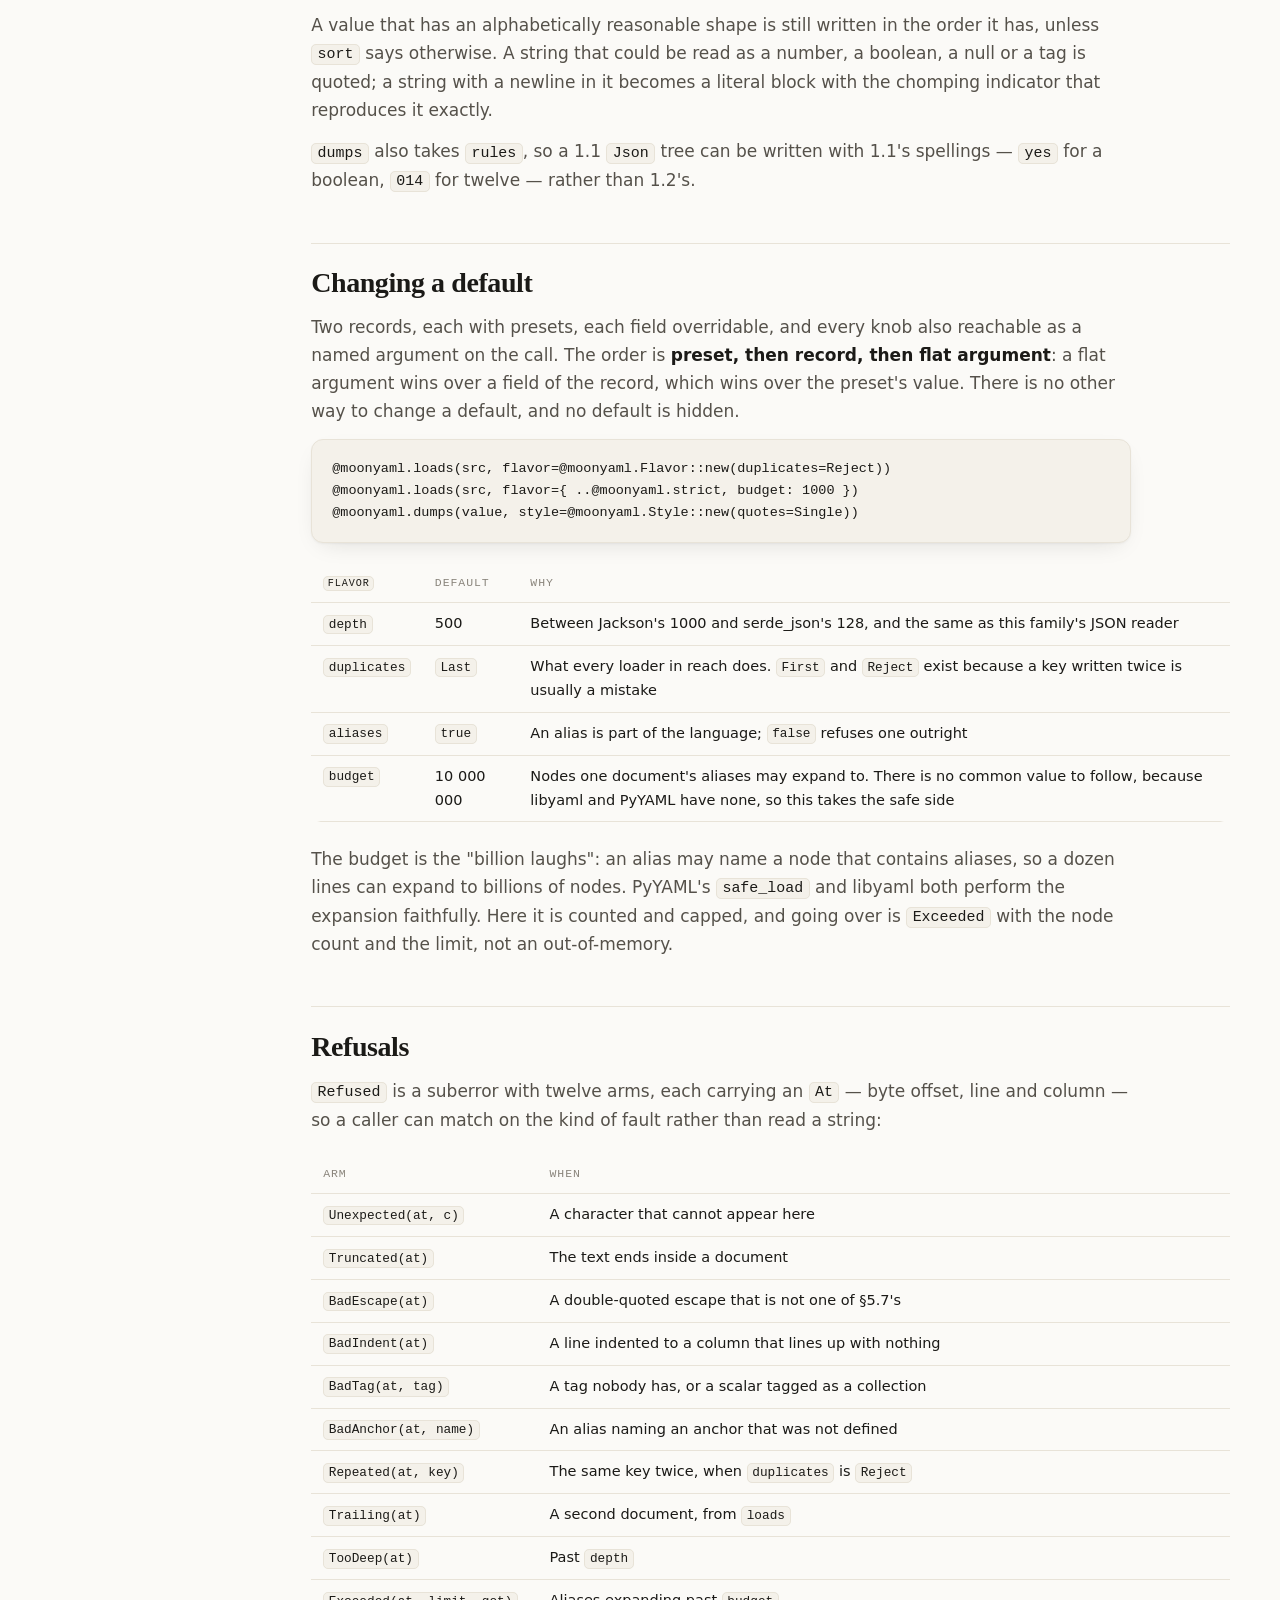
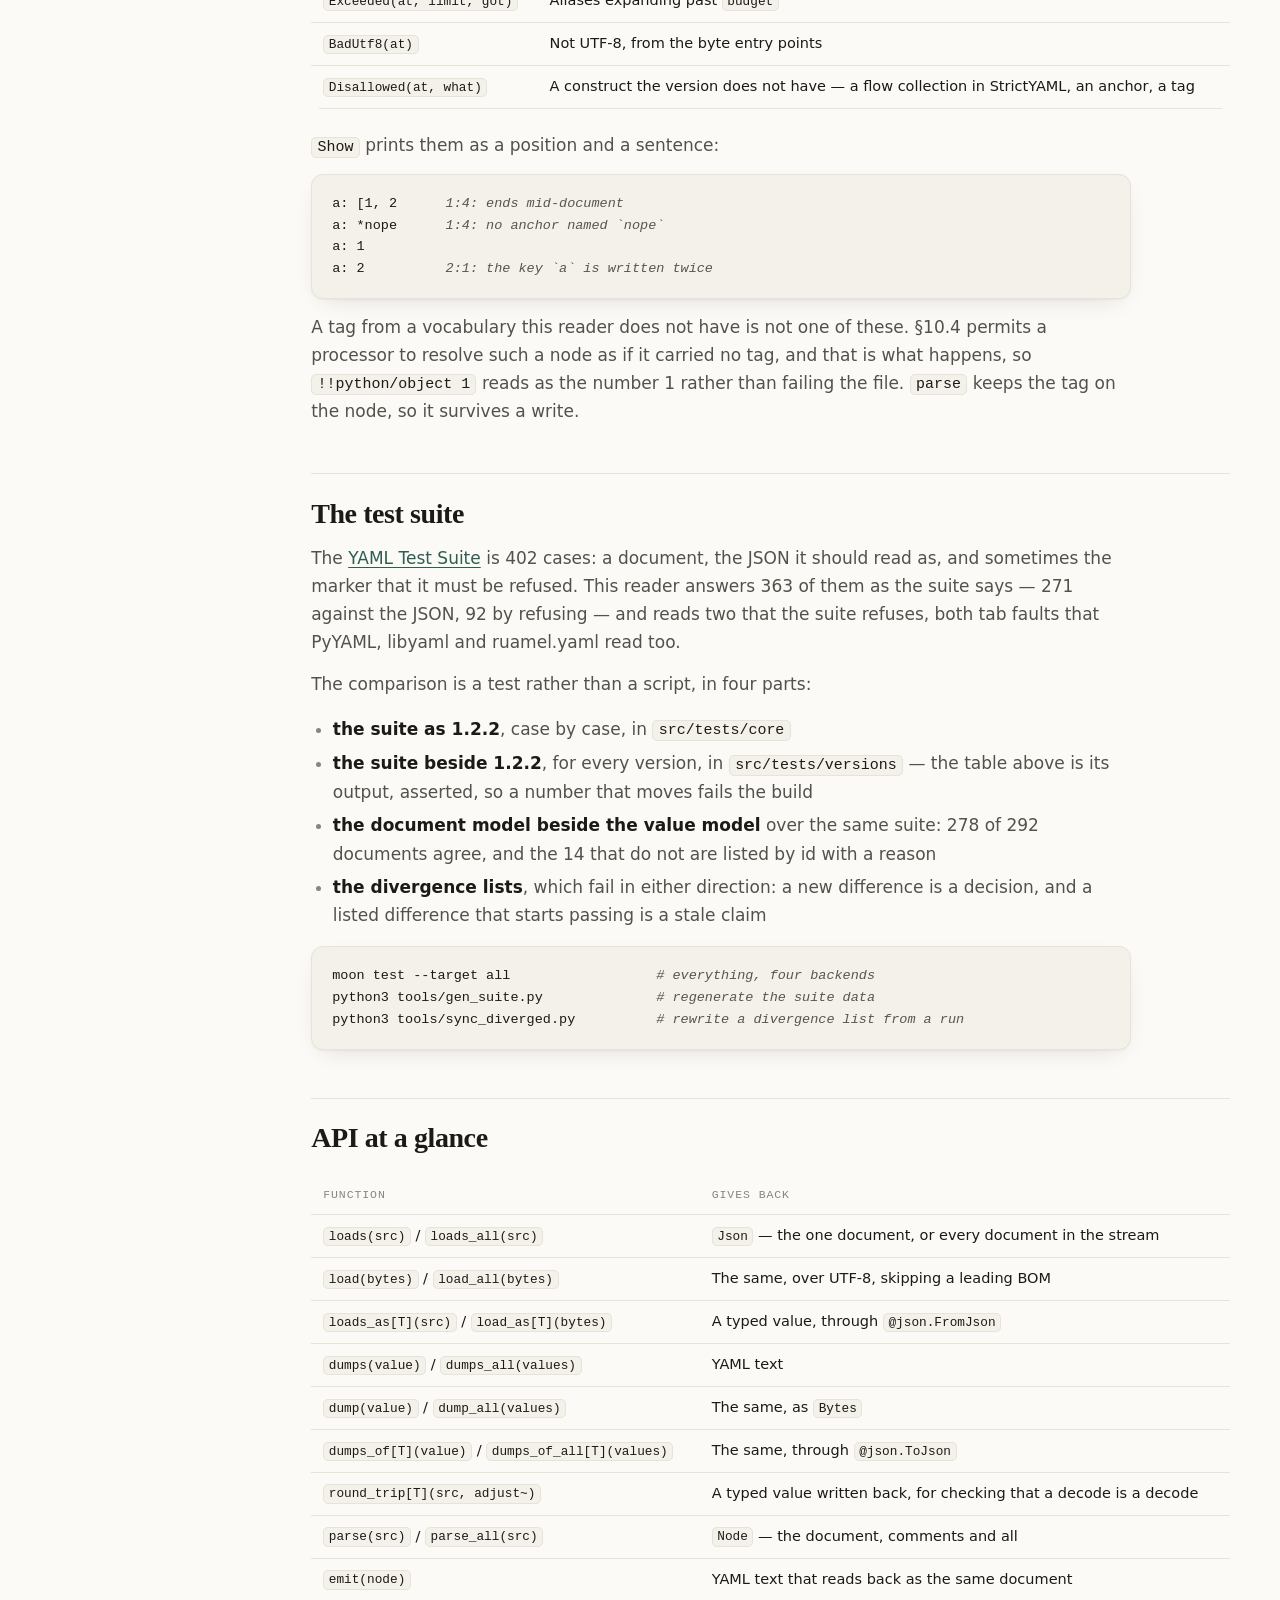
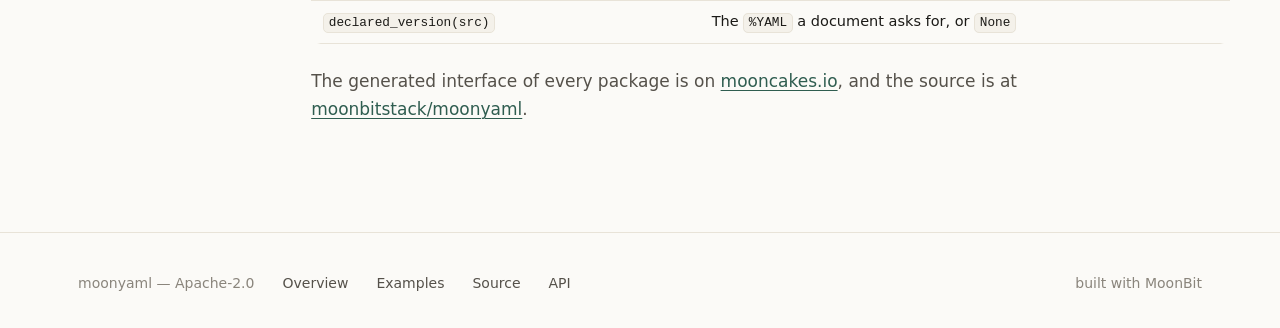
<file: site/docs.html>
<!DOCTYPE html>
<html lang="en-IE">
  <head>
    <meta charset="utf-8" />
    <meta name="viewport" content="width=device-width, initial-scale=1" />
    <title>Guide — moonyaml</title>
    <meta
      name="description"
      content="Reading and writing YAML in MoonBit: values, documents, the five versions, typed decoding, the writer's knobs, and every default with its provenance."
    />
    <link rel="stylesheet" href="style.css" />
    <link rel="icon" href="data:image/svg+xml,<svg xmlns='http://www.w3.org/2000/svg' viewBox='0 0 100 100'><text y='.9em' font-size='90'>⛰</text></svg>" />
    <script>
      // Set before the first paint, so the page never flashes the other theme.
      (function () {
        try {
          var t = localStorage.getItem("theme");
          if (t !== "dark" && t !== "light") {
            t = window.matchMedia("(prefers-color-scheme: dark)").matches ? "dark" : "light";
          }
          document.documentElement.setAttribute("data-theme", t);
        } catch (e) {}
      })();
    </script>
  </head>
  <body>
    <header class="top">
      <div class="shell">
        <a class="brand" href="index.html"><b>moonyaml</b><span>moonbitstack</span></a>
        <nav class="main">
          <a href="index.html">Overview</a>
          <a href="docs.html" aria-current="page">Guide</a>
          <a href="examples.html">Examples</a>
          <a href="https://github.com/moonbitstack/moonyaml">GitHub</a>
        </nav>
        <button class="theme" id="theme" type="button" aria-label="Switch theme">theme</button>
      </div>
    </header>

    <div class="shell docs">
      <aside class="toc">
        <h4>Contents</h4>
        <a href="#install">Install</a>
        <a href="#reading">Reading a value</a>
        <a href="#versions">The five versions</a>
        <a href="#documents">The document tree</a>
        <a href="#typed">Typed values</a>
        <a href="#writing">Writing</a>
        <a href="#defaults">Changing a default</a>
        <a href="#refusals">Refusals</a>
        <a href="#suite">The test suite</a>
        <a href="#api">API at a glance</a>
      </aside>

      <article class="doc">
        <h2 id="install">Install</h2>
        <p>
          One module, five packages. The root package is YAML 1.2.2 and the
          writer; the others are a version each.
        </p>
        <pre><code>moon add moonbitstack/moonyaml</code></pre>
        <div class="table-wrap">
          <table>
          <thead>
            <tr><th>Package</th><th>What it is</th></tr>
          </thead>
          <tbody>
            <tr>
              <td><code>moonyaml</code></td>
              <td>1.2.2's core schema, the writer, the document model, the typed codec</td>
            </tr>
            <tr>
              <td><code>moonyaml/yaml11</code></td>
              <td><code>yes</code>/<code>no</code> booleans, <code>014</code> octal, sexagesimals, <code>1_000</code>, the <code>&lt;&lt;</code> merge key</td>
            </tr>
            <tr>
              <td><code>moonyaml/yaml10</code></td>
              <td>YAML 1.0's types, which 1.1 inherited but did not always keep</td>
            </tr>
            <tr>
              <td><code>moonyaml/strict</code></td>
              <td>StrictYAML: block structure only, every scalar a string</td>
            </tr>
            <tr>
              <td><code>moonyaml/any</code></td>
              <td>The version the document asks for with <code>%YAML</code>, 1.2.2 when it asks for nothing</td>
            </tr>
          </tbody>
        </table>
        </div>
        <p>
          They are packages rather than a flag because a version is a promise
          about meaning. Each carries the same
          <code>loads</code>/<code>loads_all</code>/<code>load</code>/<code>load_all</code>/<code>dumps</code>/<code>dumps_all</code>,
          so one can be held in a variable and passed to a function.
        </p>

        <h2 id="reading">Reading a value</h2>
        <p>
          <code>loads</code> returns a <code>Json</code> — the same tree
          <code>@json</code> and every other reader in this family use. Mappings
          become objects, sequences arrays, and a scalar becomes whatever the
          schema says its text means.
        </p>
        <pre><code><span class="k">let</span> config = @moonyaml.loads(
  #|<span class="k">server:</span>
  #|  <span class="k">host:</span> 0.0.0.0
  #|  <span class="k">port:</span> <span class="n">12000</span>
  #|<span class="k">tags:</span> [http, native]
)

match config {
  Json::Object(m) =&gt; println(m.get(<span class="s">"server"</span>).unwrap().stringify())
  _ =&gt; ()
}</code></pre>
        <ul>
          <li><code>loads(src) -&gt; Json raise Refused</code> — one document. A second one is <code>Trailing</code>, because a caller expecting one file's worth of configuration should be told it got a stream.</li>
          <li><code>loads_all(src) -&gt; Array[Json]</code> — every document in a <code>---</code> stream, in order. An empty stream is <code>[]</code>, not <code>[null]</code>: nothing is not the same as one document containing nothing.</li>
          <li><code>load(bytes)</code> / <code>load_all(bytes)</code> — the same over UTF-8, with <code>bom=true</code> skipping a leading byte-order mark (§5.2 permits one, and an editor will write one).</li>
        </ul>
        <p>
          What a plain scalar means is the core schema of §10.2:
          <code>null</code>/<code>~</code> is null, <code>true</code>/<code>false</code>
          are booleans, <code>123</code>, <code>0o17</code>, <code>0x1f</code>,
          <code>1e3</code>, <code>.inf</code> and <code>.nan</code> are numbers,
          and everything else is a string. <code>yes</code>, <code>on</code>,
          <code>014</code> and <code>12:30</code> are strings here, because that
          is what 1.2 says they are. Quoting something makes it a string whatever
          it looks like, and a tag overrides the schema.
        </p>

        <h2 id="versions">The five versions</h2>
        <p>
          The grammar does not differ between versions; what a scalar means does.
          So the scanner is shared and the version is a resolver, which is why
          this table can be a measurement rather than a claim.
        </p>
        <div class="table-wrap">
          <table>
          <thead>
            <tr>
              <th>Version</th>
              <th>Same as 1.2.2</th>
              <th>Reads differently</th>
              <th>Refused by both</th>
              <th>Refused only here</th>
            </tr>
          </thead>
          <tbody>
            <tr><td><code>moonyaml</code> — 1.2.2 core</td><td class="num">292</td><td class="num">0</td><td class="num">110</td><td class="num">0</td></tr>
            <tr><td><code>yaml11</code> — 1.1</td><td class="num">291</td><td class="num">1</td><td class="num">110</td><td class="num">0</td></tr>
            <tr><td><code>yaml10</code> — 1.0</td><td class="num">290</td><td class="num">2</td><td class="num">110</td><td class="num">0</td></tr>
            <tr><td><code>strict</code> — StrictYAML</td><td class="num">155</td><td class="num">25</td><td class="num">110</td><td class="num">112</td></tr>
          </tbody>
        </table>
        </div>
        <p>Each is a value of the same shape, so a caller can take one as a parameter:</p>
        <pre><code><span class="k">let</span> config = @yaml11.loads(src)      <span class="c">// yes is a boolean here</span>
<span class="k">let</span> legacy = @yaml10.loads(src)
<span class="k">let</span> plain  = @strict.loads(src)      <span class="c">// and every scalar is a string</span>
<span class="k">let</span> asked  = @any.loads(src)         <span class="c">// %YAML 1.1 at the top decides</span></code></pre>
        <p>
          <code>any</code> is the only package that guesses, and it guesses once,
          from the document, at the top. A <code>%YAML 1.1</code> directive makes
          it read as 1.1; <code>%YAML 1.2</code> or no directive at all makes it
          1.2.2. A directive naming a version it does not have is refused rather
          than approximated.
        </p>
        <div class="note">
          <p>
            <b>Picking one.</b> Read your own files with <code>moonyaml</code>.
            Read files you did not write with <code>any</code>. Reach for
            <code>yaml11</code> when a file says <code>yes:</code> and means a
            boolean — Ansible, older Compose files, anything that grew up in the
            2000s — and say so in the module that reads it.
          </p>
        </div>

        <h2 id="documents">The document tree</h2>
        <p>
          <code>loads</code> answers what a file means. <code>parse</code>
          answers what it says. The difference is a <code>Node</code>, which keeps
          the comment above a key, the comment beside a value, the quoting, the
          flow style, the anchor and the tag — so the file can be written back.
        </p>
        <pre><code><span class="k">let</span> doc = @moonyaml.parse(src)
println(@moonyaml.emit(doc))   <span class="c">// the same document, byte for byte</span>
println(doc.to_json().stringify())  <span class="c">// what it means</span></code></pre>
        <div class="table-wrap">
          <table>
          <thead>
            <tr><th>Field</th><th>Holds</th></tr>
          </thead>
          <tbody>
            <tr><td><code>kind</code></td><td><code>Null</code>, <code>Bool</code>, <code>Number</code>, <code>Str</code>, <code>Sequence</code>, <code>Mapping</code>, or <code>Alias(name)</code></td></tr>
            <tr><td><code>text</code></td><td>The scalar's text exactly as written — trailing spaces, tabs and all</td></tr>
            <tr><td><code>style</code></td><td><code>Plain</code>, <code>Single</code>, <code>Double</code>, <code>Literal(n)</code>, <code>Folded(n)</code>, where <code>n</code> is the explicit indentation or 0</td></tr>
            <tr><td><code>flow</code></td><td>Whether the collection was written <code>{…}</code>/<code>[…]</code></td></tr>
            <tr><td><code>anchor</code>, <code>tag</code></td><td>The <code>&amp;name</code> and the resolved tag, or <code>None</code></td></tr>
            <tr><td><code>before</code>, <code>after</code></td><td>The comments above the node, and the one after it on its own line — each without its <code>#</code></td></tr>
          </tbody>
        </table>
        </div>
        <p>
          A mapping is an <code>Array[(Node, Node)]</code>, not a map: order is
          part of a document, keys are nodes rather than strings, and a file can
          legitimately have a sequence as a key. An alias stays an alias, so
          <code>emit</code> writes <code>*shared</code> rather than the several
          lines it stands for. <code>to_json</code> is there for the caller who
          wants the value: it folds <code>&lt;&lt;</code> in and resolves the
          aliases.
        </p>
        <p>Build one by hand, or from a value:</p>
        <pre><code><span class="k">let</span> doc = @moonyaml.Node::map([
  (@moonyaml.Node::scalar(<span class="s">"name"</span>), @moonyaml.Node::scalar(<span class="s">"web"</span>)),
  (
    @moonyaml.Node::scalar(<span class="s">"ports"</span>),
    @moonyaml.Node::seq([
      @moonyaml.Node::scalar(<span class="s">"80"</span>), @moonyaml.Node::scalar(<span class="s">"443"</span>),
    ]).commented(before=[<span class="s">"what it listens on"</span>], after=<span class="s">""</span>),
  ),
])

<span class="k">let</span> built = @moonyaml.Node::of_json(@moonyaml.loads(src))</code></pre>
        <p>
          <code>emit</code> takes <code>indent</code> (default 2) and
          <code>from</code> (default 0), the column it starts at when the text is
          going inside something else.
        </p>

        <h2 id="typed">Typed values</h2>
        <p>
          A YAML file usually has a shape someone already wrote down. Through
          <code>@json.FromJson</code> and <code>ToJson</code> — the traits a
          <code>Json</code> value already uses — a document becomes that record
          and back:
        </p>
        <pre><code><span class="k">let</span> server : Server = @moonyaml.loads_as(src)
<span class="k">let</span> yaml = @moonyaml.dumps_of(server)
<span class="k">let</span> again = @moonyaml.round_trip[Server](src, adjust=fn(s) {
  s.port = 8081
})</code></pre>
        <p>
          <code>loads_as</code> and <code>load_as</code> raise
          <code>Malformed</code>, which has two arms:
          <code>Read(Refused)</code> when the text is not YAML, and
          <code>Shape(JsonDecodeError)</code> when it is YAML of the wrong shape.
          Keeping them apart is the difference between "this file is broken" and
          "this file is not a <code>Server</code>", which is the difference
          between a bug and a misconfiguration.
        </p>
        <div class="quiet">
          <p>
            <code>round_trip</code> is a test helper, not a converter: it decodes,
            lets <code>adjust</code> change the value in place, writes it back and
            returns the text — so a decode that loses a field shows up as a
            missing line in the output rather than as a surprise in production.
          </p>
        </div>

        <h2 id="writing">Writing</h2>
        <p>
          <code>dumps</code> writes block style at indent 2, quoting only what has
          to be quoted. Every choice it makes is a field of <code>Style</code>.
        </p>
        <pre><code>@moonyaml.dumps(value)                       <span class="c">// block, indent 2, width 80</span>
@moonyaml.dumps(value, style=@moonyaml.flow)  <span class="c">// JSON's own shape</span>
@moonyaml.dumps(value, indent=<span class="n">4</span>, sort=<span class="k">true</span>)   <span class="c">// flat parameters win</span>
@moonyaml.dumps_all([a, b])                  <span class="c">// each opened with ---</span></code></pre>
        <div class="table-wrap">
          <table>
          <thead>
            <tr><th><code>Style</code></th><th>Default</th><th>Where the default comes from</th></tr>
          </thead>
          <tbody>
            <tr><td><code>indent</code></td><td>2</td><td>What Kubernetes manifests and Compose files use; the value <code>kubectl</code> writes</td></tr>
            <tr><td><code>width</code></td><td>80</td><td>Where a flow collection stops fitting on a line</td></tr>
            <tr><td><code>layout</code></td><td><code>Block</code></td><td>Block reads better in a diff. <code>Flow</code> is JSON's shape, <code>Auto</code> decides per collection by width</td></tr>
            <tr><td><code>quotes</code></td><td><code>Minimal</code></td><td>Quote only what has to be quoted, which is what a person writing YAML does</td></tr>
            <tr><td><code>anchors</code></td><td><code>true</code></td><td>A collection that appears twice is written once and referenced — what PyYAML and ruamel.yaml do with a shared object</td></tr>
            <tr><td><code>sort</code></td><td><code>false</code></td><td>A document keeps the order it was written in. Turn it on for a stable file</td></tr>
          </tbody>
        </table>
        </div>
        <p>
          A value that has an alphabetically reasonable shape is still written in
          the order it has, unless <code>sort</code> says otherwise. A string that
          could be read as a number, a boolean, a null or a tag is quoted; a
          string with a newline in it becomes a literal block with the chomping
          indicator that reproduces it exactly.
        </p>
        <p>
          <code>dumps</code> also takes <code>rules</code>, so a 1.1 <code>Json</code>
          tree can be written with 1.1's spellings — <code>yes</code> for a
          boolean, <code>014</code> for twelve — rather than 1.2's.
        </p>

        <h2 id="defaults">Changing a default</h2>
        <p>
          Two records, each with presets, each field overridable, and every knob
          also reachable as a named argument on the call. The order is
          <strong>preset, then record, then flat argument</strong>: a flat
          argument wins over a field of the record, which wins over the preset's
          value. There is no other way to change a default, and no default is
          hidden.
        </p>
        <pre><code>@moonyaml.loads(src, flavor=@moonyaml.Flavor::new(duplicates=Reject))
@moonyaml.loads(src, flavor={ ..@moonyaml.strict, budget: <span class="n">1000</span> })
@moonyaml.dumps(value, style=@moonyaml.Style::new(quotes=Single))</code></pre>
        <div class="table-wrap">
          <table>
          <thead>
            <tr><th><code>Flavor</code></th><th>Default</th><th>Why</th></tr>
          </thead>
          <tbody>
            <tr><td><code>depth</code></td><td>500</td><td>Between Jackson's 1000 and serde_json's 128, and the same as this family's JSON reader</td></tr>
            <tr><td><code>duplicates</code></td><td><code>Last</code></td><td>What every loader in reach does. <code>First</code> and <code>Reject</code> exist because a key written twice is usually a mistake</td></tr>
            <tr><td><code>aliases</code></td><td><code>true</code></td><td>An alias is part of the language; <code>false</code> refuses one outright</td></tr>
            <tr><td><code>budget</code></td><td>10 000 000</td><td>Nodes one document's aliases may expand to. There is no common value to follow, because libyaml and PyYAML have none, so this takes the safe side</td></tr>
          </tbody>
        </table>
        </div>
        <p>
          The budget is the "billion laughs": an alias may name a node that
          contains aliases, so a dozen lines can expand to billions of nodes.
          PyYAML's <code>safe_load</code> and libyaml both perform the expansion
          faithfully. Here it is counted and capped, and going over is
          <code>Exceeded</code> with the node count and the limit, not an
          out-of-memory.
        </p>

        <h2 id="refusals">Refusals</h2>
        <p>
          <code>Refused</code> is a suberror with twelve arms, each carrying an
          <code>At</code> — byte offset, line and column — so a caller can match
          on the kind of fault rather than read a string:
        </p>
        <div class="table-wrap">
          <table>
          <thead>
            <tr><th>Arm</th><th>When</th></tr>
          </thead>
          <tbody>
            <tr><td><code>Unexpected(at, c)</code></td><td>A character that cannot appear here</td></tr>
            <tr><td><code>Truncated(at)</code></td><td>The text ends inside a document</td></tr>
            <tr><td><code>BadEscape(at)</code></td><td>A double-quoted escape that is not one of §5.7's</td></tr>
            <tr><td><code>BadIndent(at)</code></td><td>A line indented to a column that lines up with nothing</td></tr>
            <tr><td><code>BadTag(at, tag)</code></td><td>A tag nobody has, or a scalar tagged as a collection</td></tr>
            <tr><td><code>BadAnchor(at, name)</code></td><td>An alias naming an anchor that was not defined</td></tr>
            <tr><td><code>Repeated(at, key)</code></td><td>The same key twice, when <code>duplicates</code> is <code>Reject</code></td></tr>
            <tr><td><code>Trailing(at)</code></td><td>A second document, from <code>loads</code></td></tr>
            <tr><td><code>TooDeep(at)</code></td><td>Past <code>depth</code></td></tr>
            <tr><td><code>Exceeded(at, limit, got)</code></td><td>Aliases expanding past <code>budget</code></td></tr>
            <tr><td><code>BadUtf8(at)</code></td><td>Not UTF-8, from the byte entry points</td></tr>
            <tr><td><code>Disallowed(at, what)</code></td><td>A construct the version does not have — a flow collection in StrictYAML, an anchor, a tag</td></tr>
          </tbody>
        </table>
        </div>
        <p><code>Show</code> prints them as a position and a sentence:</p>
        <pre><code>a: [1, 2      <span class="c">1:4: ends mid-document</span>
a: *nope      <span class="c">1:4: no anchor named `nope`</span>
a: 1
a: 2          <span class="c">2:1: the key `a` is written twice</span></code></pre>
        <p>
          A tag from a vocabulary this reader does not have is not one of these.
          §10.4 permits a processor to resolve such a node as if it carried no
          tag, and that is what happens, so <code>!!python/object 1</code> reads
          as the number 1 rather than failing the file. <code>parse</code> keeps
          the tag on the node, so it survives a write.
        </p>

        <h2 id="suite">The test suite</h2>
        <p>
          The <a href="https://github.com/yaml/yaml-test-suite">YAML Test Suite</a>
          is 402 cases: a document, the JSON it should read as, and sometimes the
          marker that it must be refused. This reader answers 363 of them as the
          suite says — 271 against the JSON, 92 by refusing — and reads two that
          the suite refuses, both tab faults that PyYAML, libyaml and ruamel.yaml
          read too.
        </p>
        <p>
          The comparison is a test rather than a script, in four parts:
        </p>
        <ul>
          <li><strong>the suite as 1.2.2</strong>, case by case, in <code>src/tests/core</code></li>
          <li><strong>the suite beside 1.2.2</strong>, for every version, in <code>src/tests/versions</code> — the table above is its output, asserted, so a number that moves fails the build</li>
          <li><strong>the document model beside the value model</strong> over the same suite: 278 of 292 documents agree, and the 14 that do not are listed by id with a reason</li>
          <li><strong>the divergence lists</strong>, which fail in either direction: a new difference is a decision, and a listed difference that starts passing is a stale claim</li>
        </ul>
        <pre><code>moon test --target all                  <span class="c"># everything, four backends</span>
python3 tools/gen_suite.py              <span class="c"># regenerate the suite data</span>
python3 tools/sync_diverged.py          <span class="c"># rewrite a divergence list from a run</span></code></pre>

        <h2 id="api">API at a glance</h2>
        <div class="table-wrap">
          <table>
          <thead>
            <tr><th>Function</th><th>Gives back</th></tr>
          </thead>
          <tbody>
            <tr><td><code>loads(src)</code> / <code>loads_all(src)</code></td><td><code>Json</code> — the one document, or every document in the stream</td></tr>
            <tr><td><code>load(bytes)</code> / <code>load_all(bytes)</code></td><td>The same, over UTF-8, skipping a leading BOM</td></tr>
            <tr><td><code>loads_as[T](src)</code> / <code>load_as[T](bytes)</code></td><td>A typed value, through <code>@json.FromJson</code></td></tr>
            <tr><td><code>dumps(value)</code> / <code>dumps_all(values)</code></td><td>YAML text</td></tr>
            <tr><td><code>dump(value)</code> / <code>dump_all(values)</code></td><td>The same, as <code>Bytes</code></td></tr>
            <tr><td><code>dumps_of[T](value)</code> / <code>dumps_of_all[T](values)</code></td><td>The same, through <code>@json.ToJson</code></td></tr>
            <tr><td><code>round_trip[T](src, adjust~)</code></td><td>A typed value written back, for checking that a decode is a decode</td></tr>
            <tr><td><code>parse(src)</code> / <code>parse_all(src)</code></td><td><code>Node</code> — the document, comments and all</td></tr>
            <tr><td><code>emit(node)</code></td><td>YAML text that reads back as the same document</td></tr>
            <tr><td><code>declared_version(src)</code></td><td>The <code>%YAML</code> a document asks for, or <code>None</code></td></tr>
          </tbody>
        </table>
        </div>
        <p>
          The generated interface of every package is on
          <a href="https://mooncakes.io/docs/#/moonbitstack/moonyaml/">mooncakes.io</a>,
          and the source is at
          <a href="https://github.com/moonbitstack/moonyaml">moonbitstack/moonyaml</a>.
        </p>
      </article>
    </div>

    <footer class="bottom">
      <div class="shell">
        <span>moonyaml — Apache-2.0</span>
        <a href="index.html">Overview</a>
        <a href="examples.html">Examples</a>
        <a href="https://github.com/moonbitstack/moonyaml">Source</a>
        <a href="https://mooncakes.io/docs/#/moonbitstack/moonyaml/">API</a>
        <span class="spacer">built with MoonBit</span>
      </div>
    </footer>

    <script src="main.js"></script>
  </body>
</html>
</file>
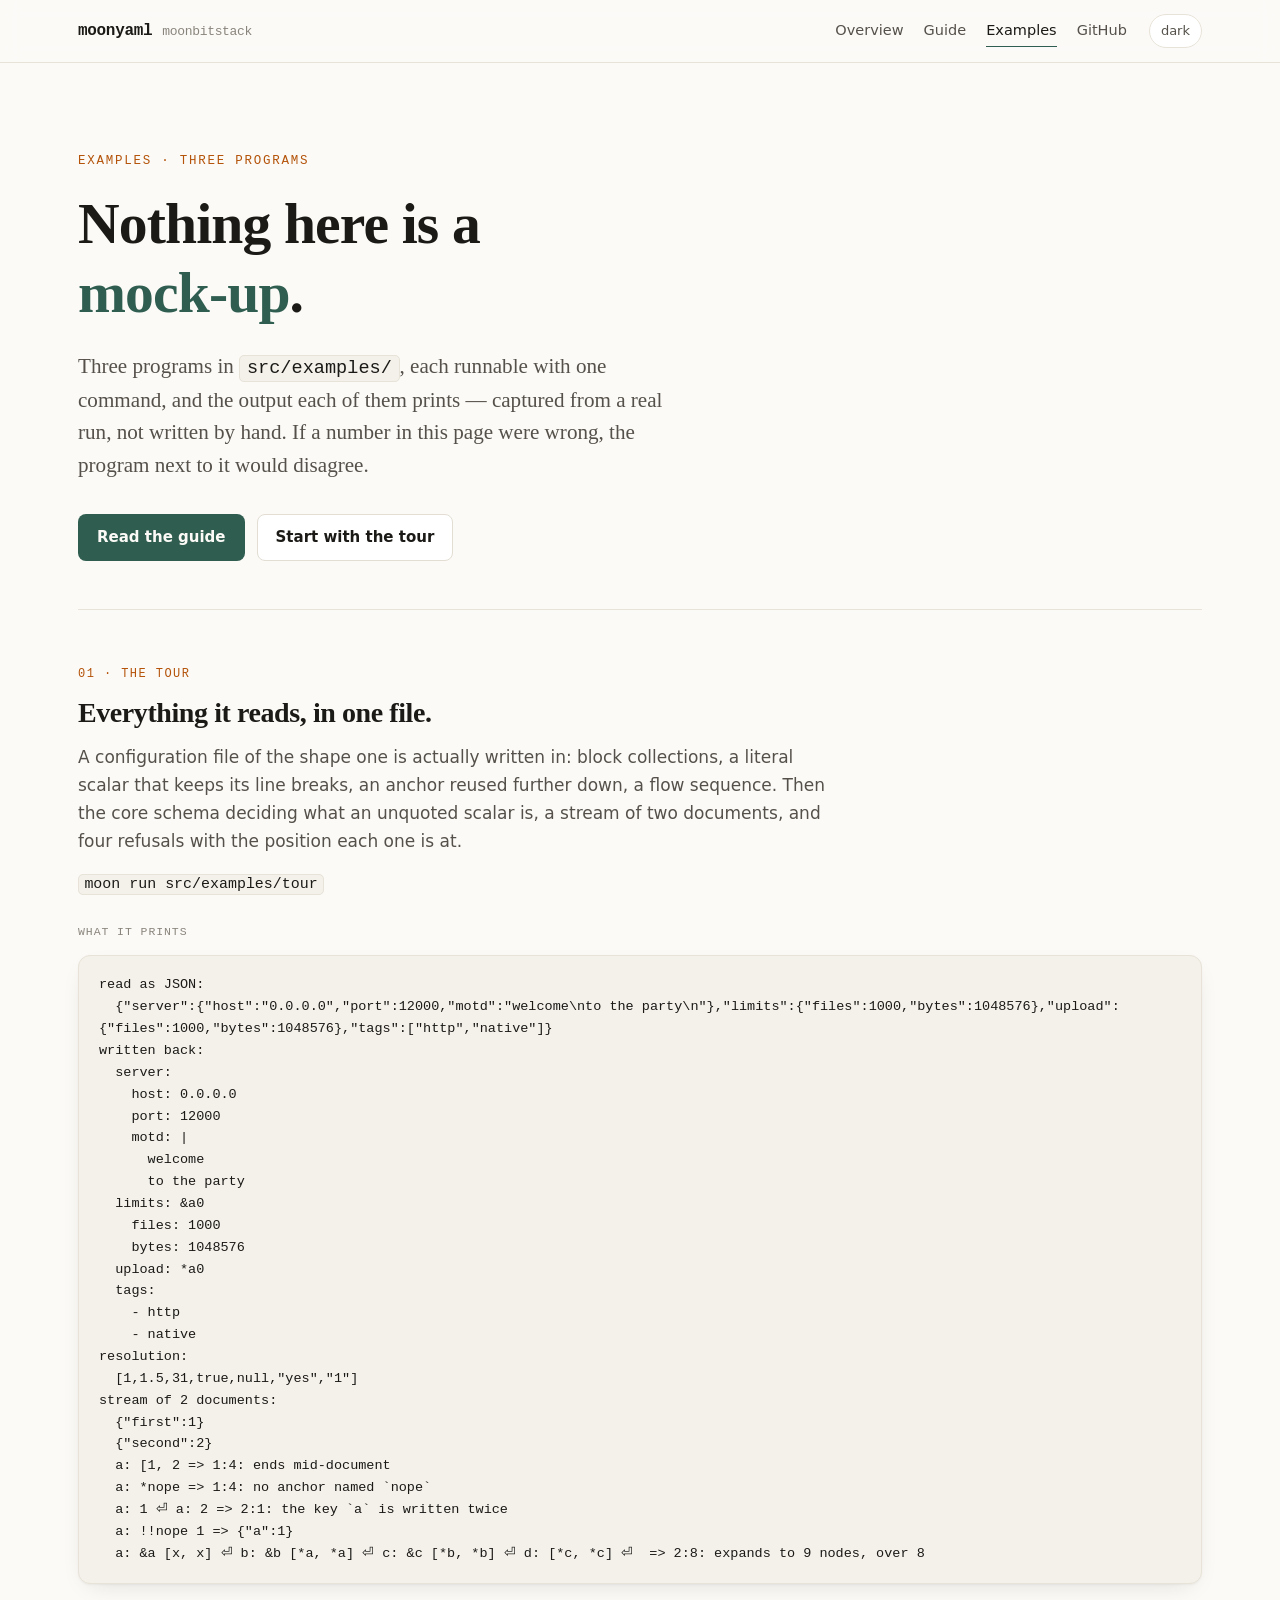
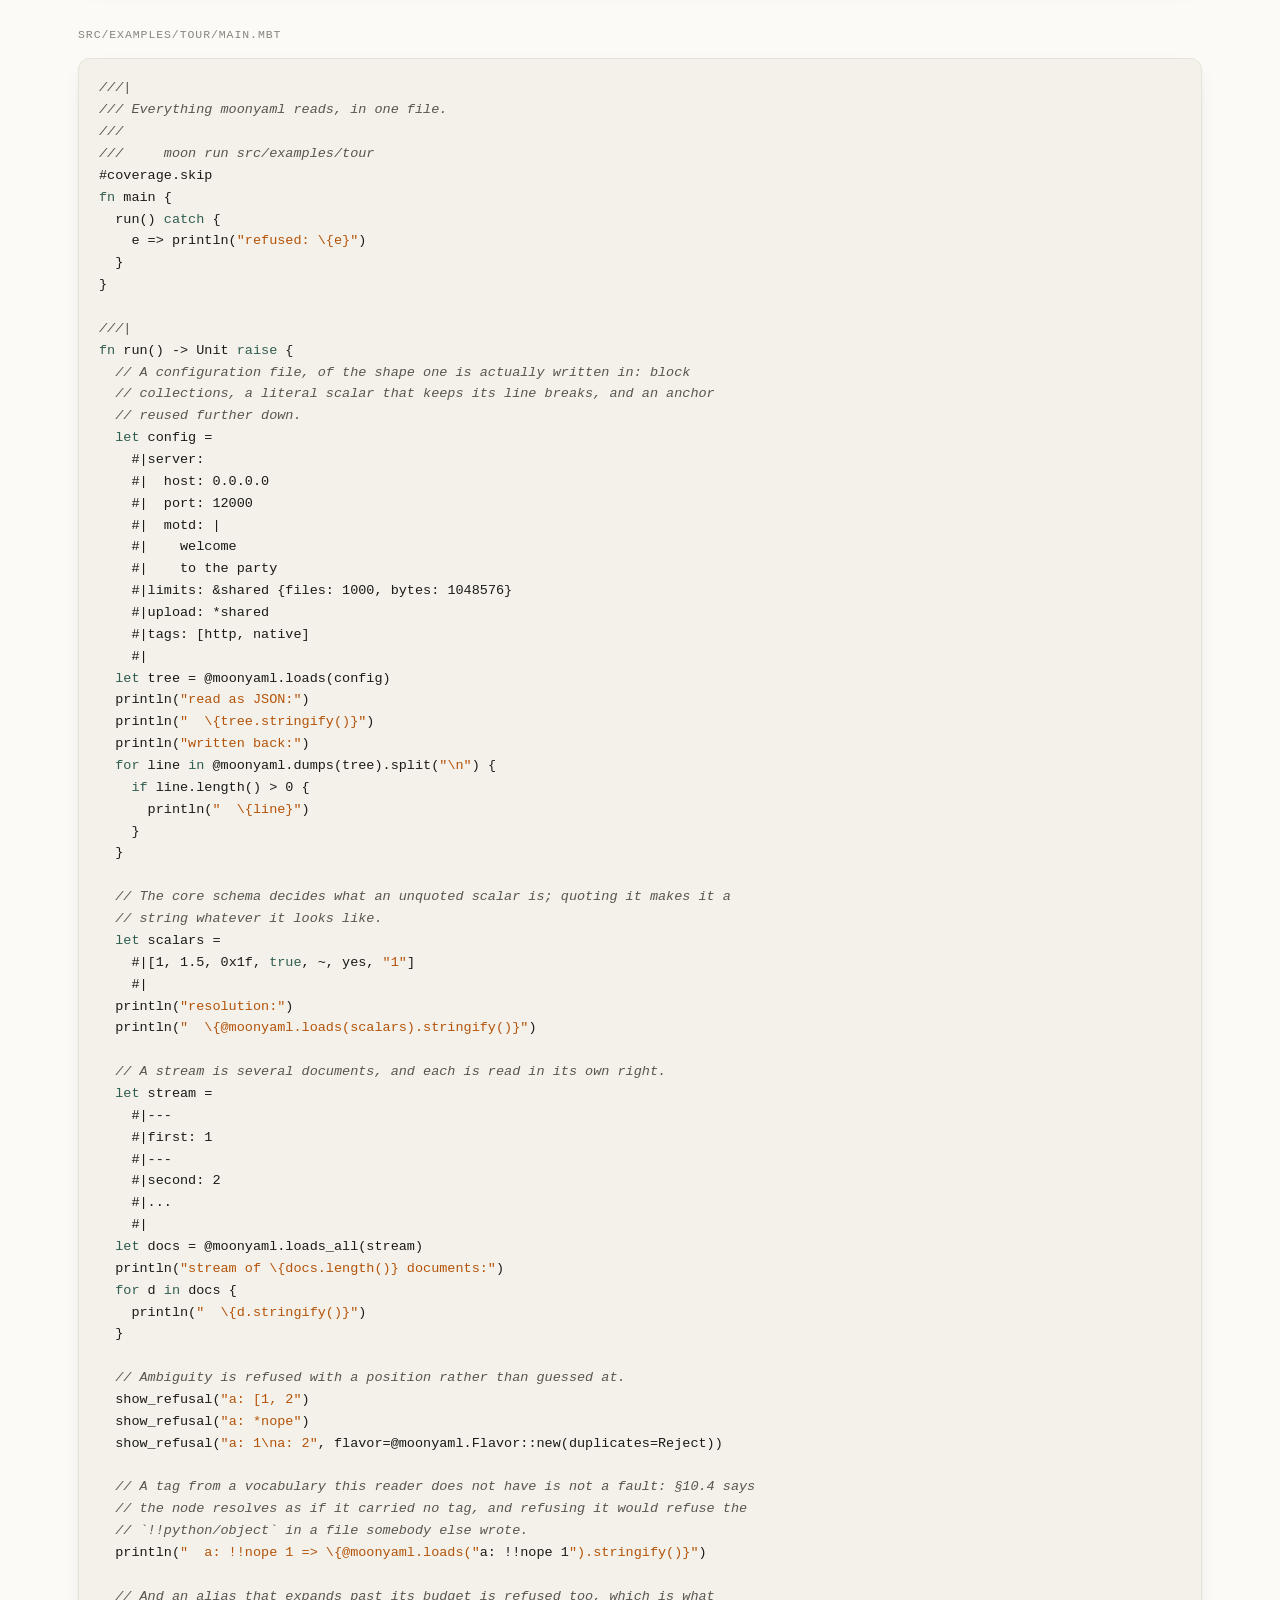
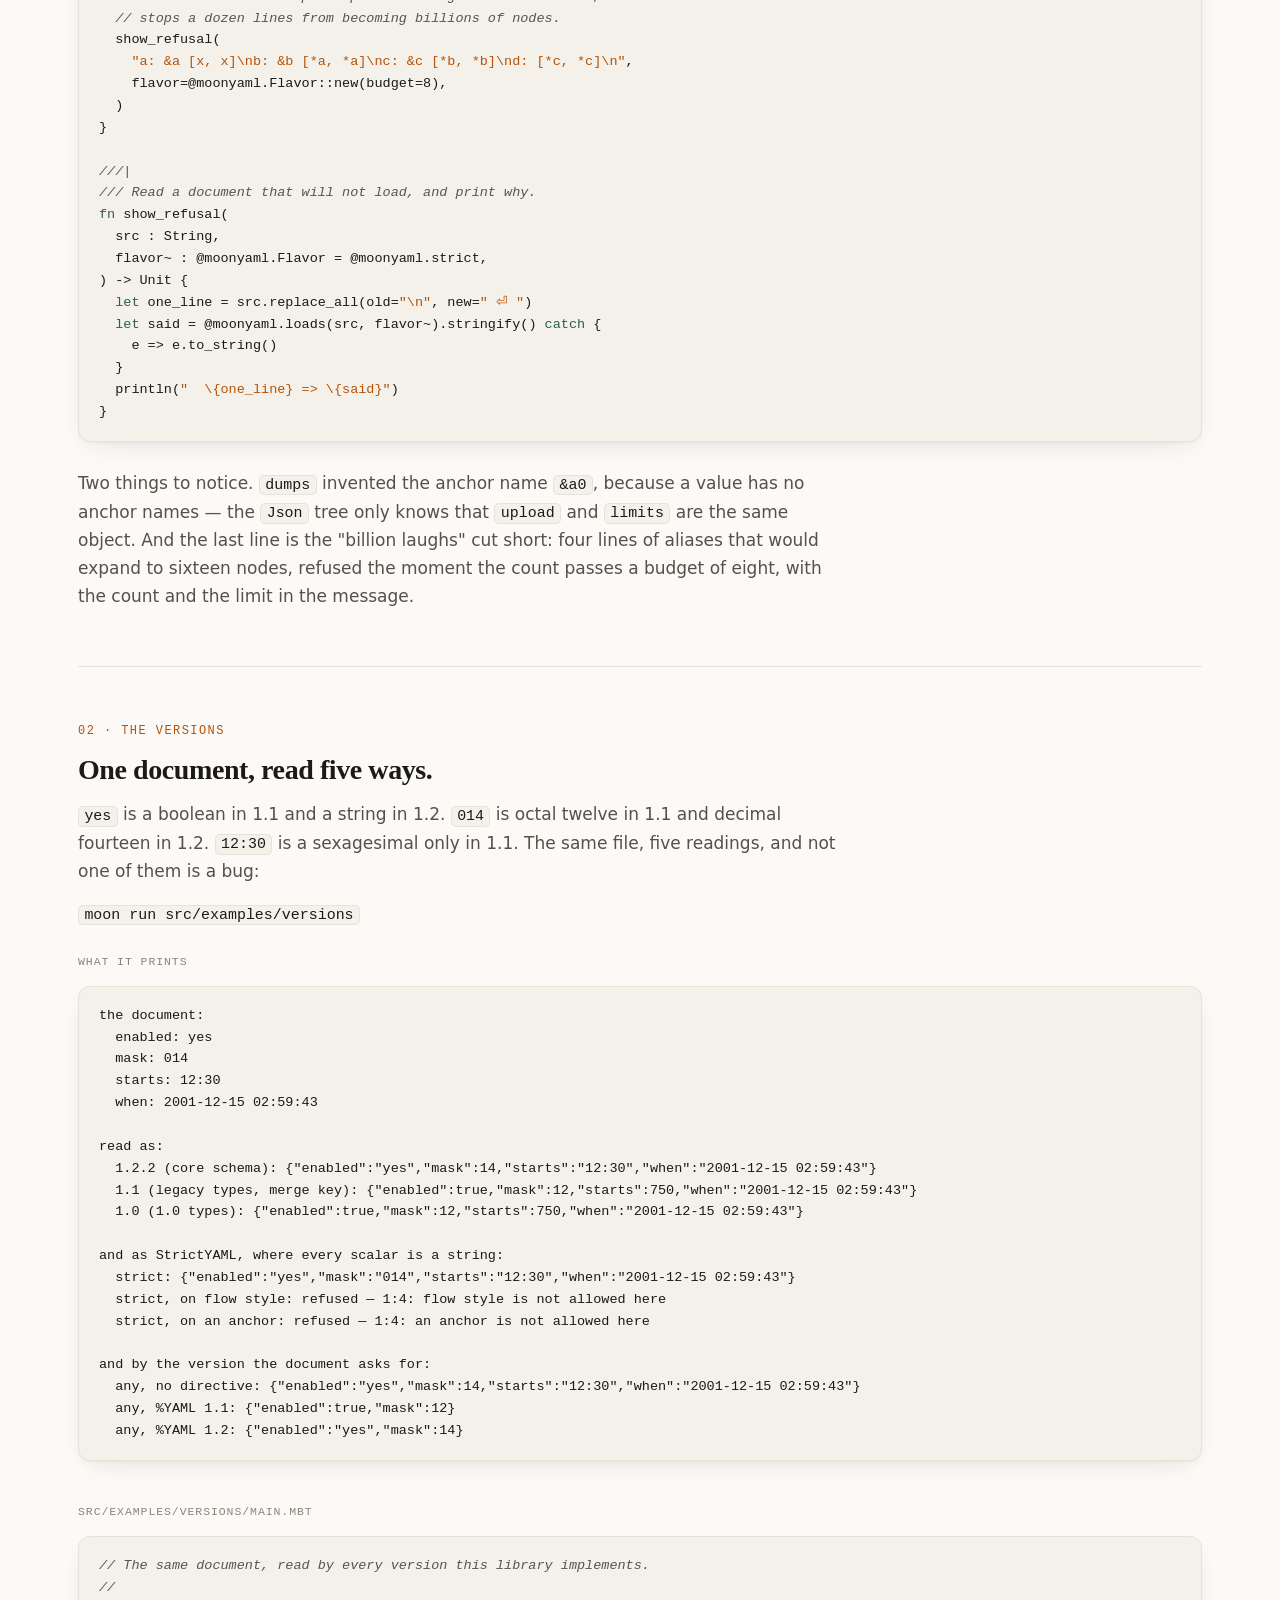
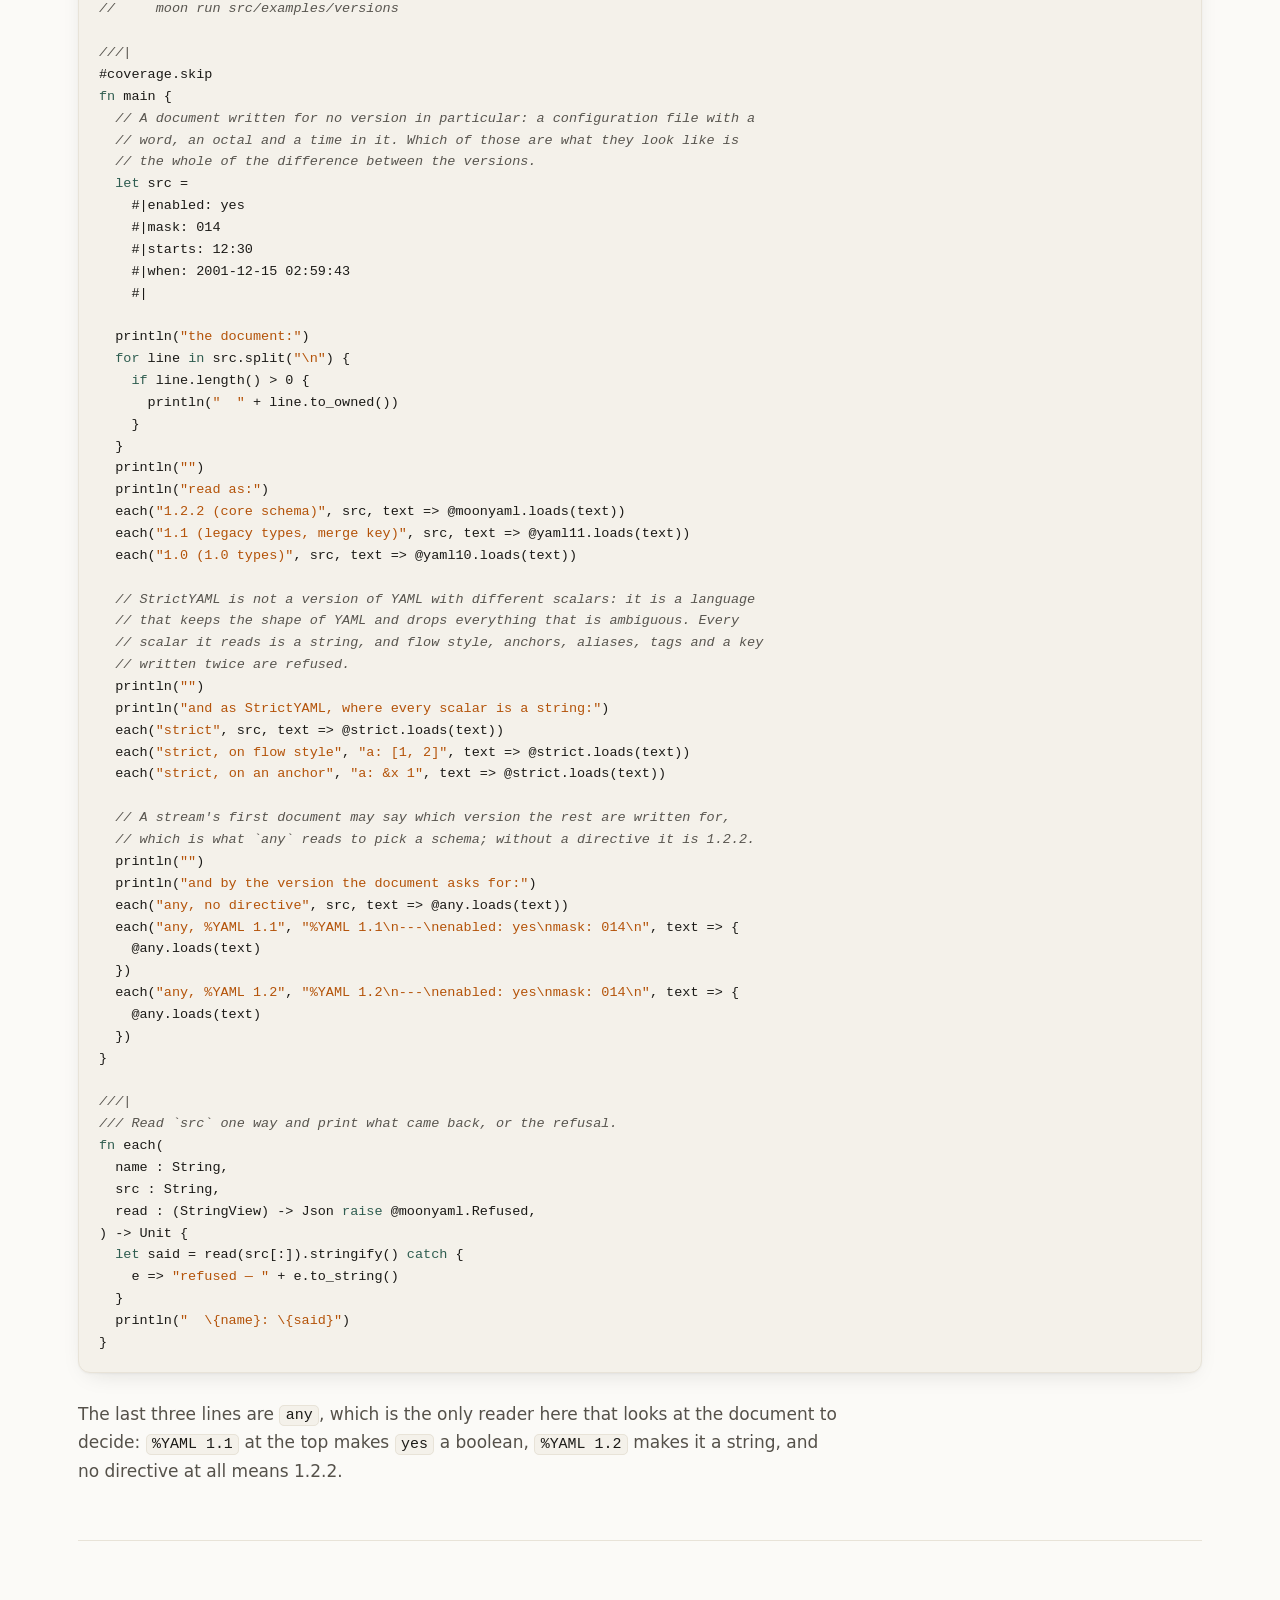
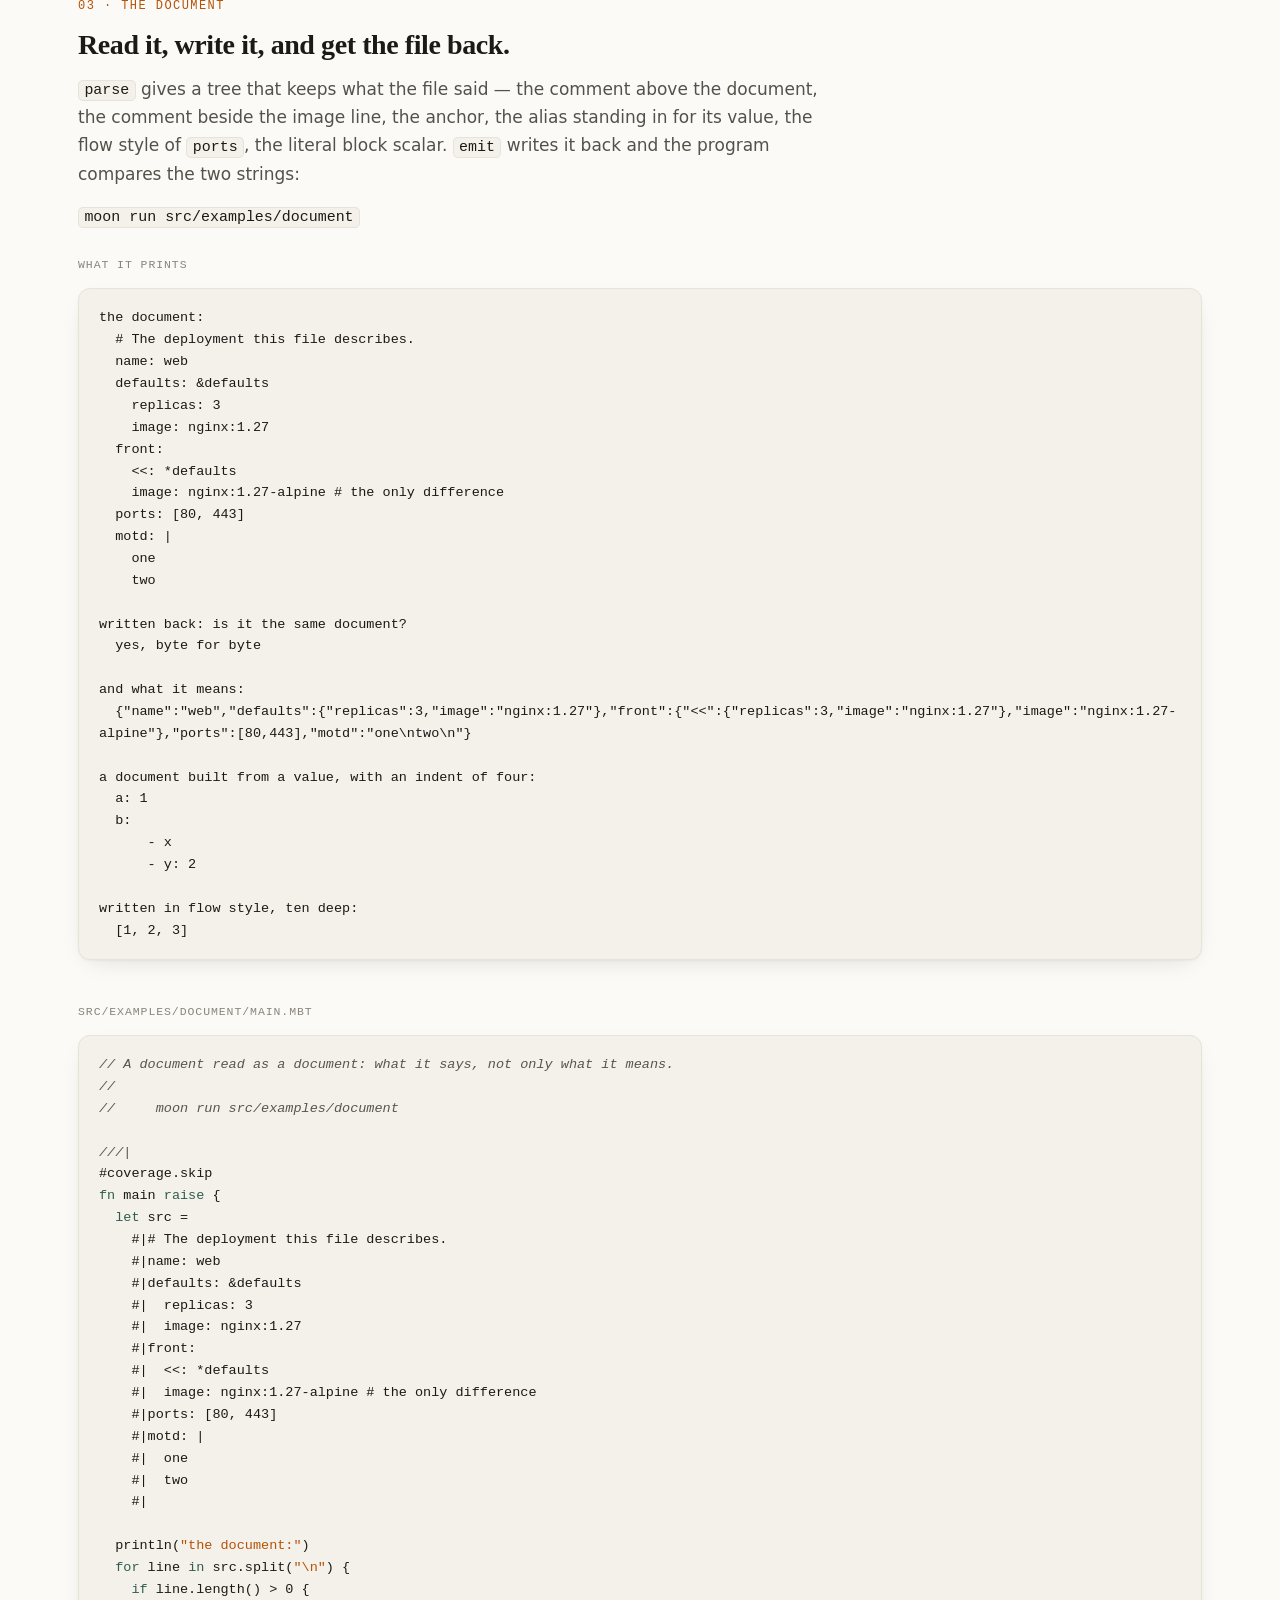
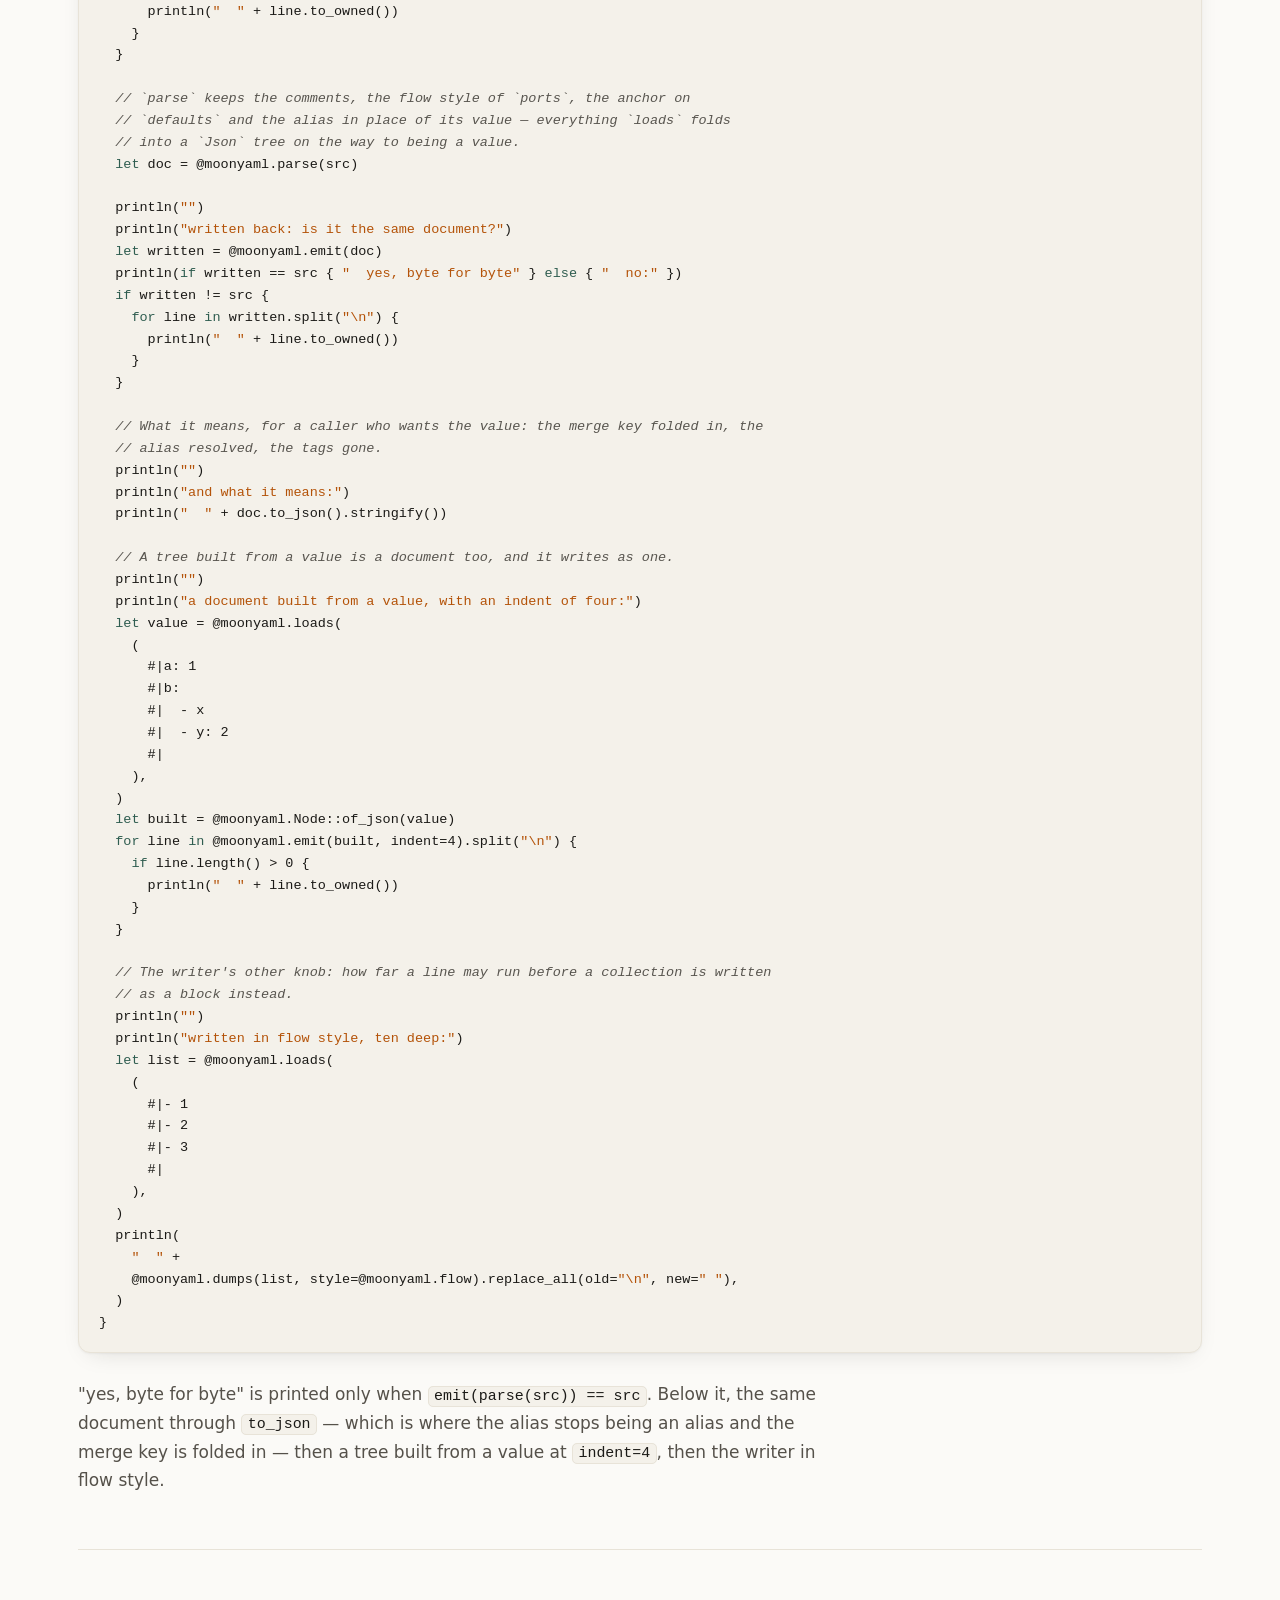
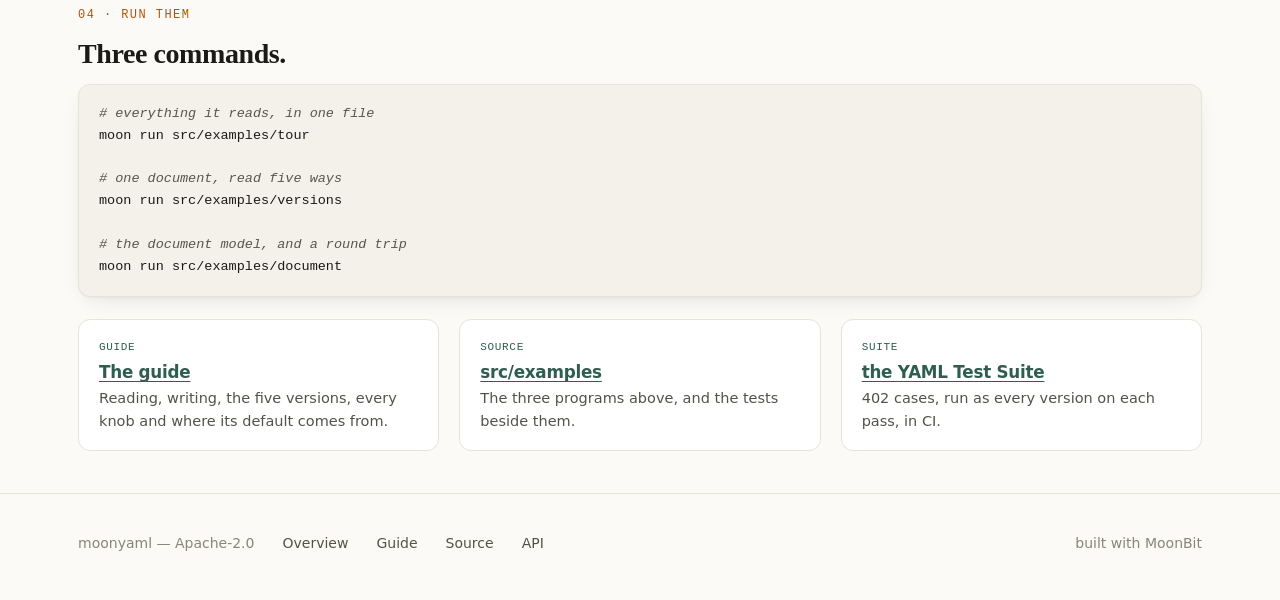
<file: site/examples.html>
<!DOCTYPE html>
<html lang="en-IE">
  <head>
    <meta charset="utf-8" />
    <meta name="viewport" content="width=device-width, initial-scale=1" />
    <title>Examples — moonyaml</title>
    <meta
      name="description"
      content="Three runnable MoonBit programs built on moonyaml, with the output they print: a tour of everything it reads, one document read five ways, and a document round trip that keeps its comments."
    />
    <link rel="stylesheet" href="style.css" />
    <link rel="icon" href="data:image/svg+xml,<svg xmlns='http://www.w3.org/2000/svg' viewBox='0 0 100 100'><text y='.9em' font-size='90'>⛰</text></svg>" />
    <script>
      // Set before the first paint, so the page never flashes the other theme.
      (function () {
        try {
          var t = localStorage.getItem("theme");
          if (t !== "dark" && t !== "light") {
            t = window.matchMedia("(prefers-color-scheme: dark)").matches ? "dark" : "light";
          }
          document.documentElement.setAttribute("data-theme", t);
        } catch (e) {}
      })();
    </script>
  </head>
  <body>
    <header class="top">
      <div class="shell">
        <a class="brand" href="index.html"><b>moonyaml</b><span>moonbitstack</span></a>
        <nav class="main">
          <a href="index.html">Overview</a>
          <a href="docs.html">Guide</a>
          <a href="examples.html" aria-current="page">Examples</a>
          <a href="https://github.com/moonbitstack/moonyaml">GitHub</a>
        </nav>
        <button class="theme" id="theme" type="button" aria-label="Switch theme">theme</button>
      </div>
    </header>

    <main class="shell">
      <section class="hero">
        <p class="eyebrow">examples · three programs</p>
        <h1>Nothing here is a <em>mock-up</em>.</h1>
        <p class="lede">
          Three programs in <code>src/examples/</code>, each runnable with one
          command, and the output each of them prints — captured from a real run,
          not written by hand. If a number in this page were wrong, the program
          next to it would disagree.
        </p>
        <div class="actions">
          <a class="button primary" href="docs.html">Read the guide</a>
          <a class="button ghost" href="#tour">Start with the tour</a>
        </div>
      </section>

      <section class="block" id="tour">
        <p class="label">01 · the tour</p>
        <h2>Everything it reads, in one file.</h2>
        <div class="wrap">
          <p>
            A configuration file of the shape one is actually written in: block
            collections, a literal scalar that keeps its line breaks, an anchor
            reused further down, a flow sequence. Then the core schema deciding
            what an unquoted scalar is, a stream of two documents, and four
            refusals with the position each one is at.
          </p>
        </div>
        <p><code>moon run src/examples/tour</code></p>
        <div class="stack">
          <figure class="figure">
            <figcaption>what it prints</figcaption>
            <button class="copy" type="button">copy</button>
<pre class="wraps"><code>read as JSON:
  {"server":{"host":"0.0.0.0","port":12000,"motd":"welcome\nto the party\n"},"limits":{"files":1000,"bytes":1048576},"upload":{"files":1000,"bytes":1048576},"tags":["http","native"]}
written back:
  server:
    host: 0.0.0.0
    port: 12000
    motd: |
      welcome
      to the party
  limits: &amp;a0
    files: 1000
    bytes: 1048576
  upload: *a0
  tags:
    - http
    - native
resolution:
  [1,1.5,31,true,null,"yes","1"]
stream of 2 documents:
  {"first":1}
  {"second":2}
  a: [1, 2 =&gt; 1:4: ends mid-document
  a: *nope =&gt; 1:4: no anchor named `nope`
  a: 1 ⏎ a: 2 =&gt; 2:1: the key `a` is written twice
  a: !!nope 1 =&gt; {"a":1}
  a: &amp;a [x, x] ⏎ b: &amp;b [*a, *a] ⏎ c: &amp;c [*b, *b] ⏎ d: [*c, *c] ⏎  =&gt; 2:8: expands to 9 nodes, over 8</code></pre>
          </figure>
          <figure class="figure">
            <figcaption>src/examples/tour/main.mbt</figcaption>
            <button class="copy" type="button">copy</button>
<pre><code><span class="c">///|</span>
<span class="c">/// Everything moonyaml reads, in one file.</span>
<span class="c">///</span>
<span class="c">///     moon run src/examples/tour</span>
#coverage.skip
<span class="k">fn</span> main {
  run() <span class="k">catch</span> {
    e =&gt; println(<span class="s">"refused: \{e}"</span>)
  }
}

<span class="c">///|</span>
<span class="k">fn</span> run() -&gt; Unit <span class="k">raise</span> {
  <span class="c">// A configuration file, of the shape one is actually written in: block</span>
  <span class="c">// collections, a literal scalar that keeps its line breaks, and an anchor</span>
  <span class="c">// reused further down.</span>
  <span class="k">let</span> config =
    #|server:
    #|  host: <span class="n">0.0</span>.<span class="n">0.0</span>
    #|  port: <span class="n">12000</span>
    #|  motd: |
    #|    welcome
    #|    to the party
    #|limits: &amp;shared {files: <span class="n">1000</span>, bytes: <span class="n">1048576</span>}
    #|upload: *shared
    #|tags: [http, native]
    #|
  <span class="k">let</span> tree = @moonyaml.loads(config)
  println(<span class="s">"read as JSON:"</span>)
  println(<span class="s">"  \{tree.stringify()}"</span>)
  println(<span class="s">"written back:"</span>)
  <span class="k">for</span> line <span class="k">in</span> @moonyaml.dumps(tree).split(<span class="s">"\n"</span>) {
    <span class="k">if</span> line.length() &gt; <span class="n">0</span> {
      println(<span class="s">"  \{line}"</span>)
    }
  }

  <span class="c">// The core schema decides what an unquoted scalar is; quoting it makes it a</span>
  <span class="c">// string whatever it looks like.</span>
  <span class="k">let</span> scalars =
    #|[<span class="n">1</span>, <span class="n">1.5</span>, 0x1f, <span class="k">true</span>, ~, yes, <span class="s">"1"</span>]
    #|
  println(<span class="s">"resolution:"</span>)
  println(<span class="s">"  \{@moonyaml.loads(scalars).stringify()}"</span>)

  <span class="c">// A stream is several documents, and each is read in its own right.</span>
  <span class="k">let</span> stream =
    #|---
    #|first: <span class="n">1</span>
    #|---
    #|second: <span class="n">2</span>
    #|...
    #|
  <span class="k">let</span> docs = @moonyaml.loads_all(stream)
  println(<span class="s">"stream of \{docs.length()} documents:"</span>)
  <span class="k">for</span> d <span class="k">in</span> docs {
    println(<span class="s">"  \{d.stringify()}"</span>)
  }

  <span class="c">// Ambiguity is refused with a position rather than guessed at.</span>
  show_refusal(<span class="s">"a: [1, 2"</span>)
  show_refusal(<span class="s">"a: *nope"</span>)
  show_refusal(<span class="s">"a: 1\na: 2"</span>, flavor=@moonyaml.Flavor::new(duplicates=Reject))

  <span class="c">// A tag from a vocabulary this reader does not have is not a fault: §10.4 says</span>
  <span class="c">// the node resolves as if it carried no tag, and refusing it would refuse the</span>
  <span class="c">// `!!python/object` in a file somebody else wrote.</span>
  println(<span class="s">"  a: !!nope 1 =&gt; \{@moonyaml.loads("</span>a: !!nope <span class="n">1</span><span class="s">").stringify()}"</span>)

  <span class="c">// And an alias that expands past its budget is refused too, which is what</span>
  <span class="c">// stops a dozen lines from becoming billions of nodes.</span>
  show_refusal(
    <span class="s">"a: &amp;a [x, x]\nb: &amp;b [*a, *a]\nc: &amp;c [*b, *b]\nd: [*c, *c]\n"</span>,
    flavor=@moonyaml.Flavor::new(budget=<span class="n">8</span>),
  )
}

<span class="c">///|</span>
<span class="c">/// Read a document that will not load, and print why.</span>
<span class="k">fn</span> show_refusal(
  src : String,
  flavor~ : @moonyaml.Flavor = @moonyaml.strict,
) -&gt; Unit {
  <span class="k">let</span> one_line = src.replace_all(old=<span class="s">"\n"</span>, new=<span class="s">" ⏎ "</span>)
  <span class="k">let</span> said = @moonyaml.loads(src, flavor~).stringify() <span class="k">catch</span> {
    e =&gt; e.to_string()
  }
  println(<span class="s">"  \{one_line} =&gt; \{said}"</span>)
}</code></pre>
          </figure>
        </div>
        <div class="wrap">
          <p>
            Two things to notice. <code>dumps</code> invented the anchor name
            <code>&amp;a0</code>, because a value has no anchor names — the
            <code>Json</code> tree only knows that <code>upload</code> and
            <code>limits</code> are the same object. And the last line is the
            "billion laughs" cut short: four lines of aliases that would expand to
            sixteen nodes, refused the moment the count passes a budget of eight,
            with the count and the limit in the message.
          </p>
        </div>
      </section>

      <section class="block" id="versions">
        <p class="label">02 · the versions</p>
        <h2>One document, read five ways.</h2>
        <div class="wrap">
          <p>
            <code>yes</code> is a boolean in 1.1 and a string in 1.2.
            <code>014</code> is octal twelve in 1.1 and decimal fourteen in 1.2.
            <code>12:30</code> is a sexagesimal only in 1.1. The same file, five
            readings, and not one of them is a bug:
          </p>
        </div>
        <p><code>moon run src/examples/versions</code></p>
        <div class="stack">
          <figure class="figure">
            <figcaption>what it prints</figcaption>
            <button class="copy" type="button">copy</button>
<pre class="wraps"><code>the document:
  enabled: yes
  mask: 014
  starts: 12:30
  when: 2001-12-15 02:59:43

read as:
  1.2.2 (core schema): {"enabled":"yes","mask":14,"starts":"12:30","when":"2001-12-15 02:59:43"}
  1.1 (legacy types, merge key): {"enabled":true,"mask":12,"starts":750,"when":"2001-12-15 02:59:43"}
  1.0 (1.0 types): {"enabled":true,"mask":12,"starts":750,"when":"2001-12-15 02:59:43"}

and as StrictYAML, where every scalar is a string:
  strict: {"enabled":"yes","mask":"014","starts":"12:30","when":"2001-12-15 02:59:43"}
  strict, on flow style: refused — 1:4: flow style is not allowed here
  strict, on an anchor: refused — 1:4: an anchor is not allowed here

and by the version the document asks for:
  any, no directive: {"enabled":"yes","mask":14,"starts":"12:30","when":"2001-12-15 02:59:43"}
  any, %YAML 1.1: {"enabled":true,"mask":12}
  any, %YAML 1.2: {"enabled":"yes","mask":14}</code></pre>
          </figure>
          <figure class="figure">
            <figcaption>src/examples/versions/main.mbt</figcaption>
            <button class="copy" type="button">copy</button>
<pre><code><span class="c">// The same document, read by every version this library implements.</span>
<span class="c">//</span>
<span class="c">//     moon run src/examples/versions</span>

<span class="c">///|</span>
#coverage.skip
<span class="k">fn</span> main {
  <span class="c">// A document written for no version in particular: a configuration file with a</span>
  <span class="c">// word, an octal and a time in it. Which of those are what they look like is</span>
  <span class="c">// the whole of the difference between the versions.</span>
  <span class="k">let</span> src =
    #|enabled: yes
    #|mask: <span class="n">014</span>
    #|starts: <span class="n">12</span>:<span class="n">30</span>
    #|when: <span class="n">2001</span>-<span class="n">12</span>-<span class="n">15</span> <span class="n">02</span>:<span class="n">59</span>:<span class="n">43</span>
    #|

  println(<span class="s">"the document:"</span>)
  <span class="k">for</span> line <span class="k">in</span> src.split(<span class="s">"\n"</span>) {
    <span class="k">if</span> line.length() &gt; <span class="n">0</span> {
      println(<span class="s">"  "</span> + line.to_owned())
    }
  }
  println(<span class="s">""</span>)
  println(<span class="s">"read as:"</span>)
  each(<span class="s">"1.2.2 (core schema)"</span>, src, text =&gt; @moonyaml.loads(text))
  each(<span class="s">"1.1 (legacy types, merge key)"</span>, src, text =&gt; @yaml11.loads(text))
  each(<span class="s">"1.0 (1.0 types)"</span>, src, text =&gt; @yaml10.loads(text))

  <span class="c">// StrictYAML is not a version of YAML with different scalars: it is a language</span>
  <span class="c">// that keeps the shape of YAML and drops everything that is ambiguous. Every</span>
  <span class="c">// scalar it reads is a string, and flow style, anchors, aliases, tags and a key</span>
  <span class="c">// written twice are refused.</span>
  println(<span class="s">""</span>)
  println(<span class="s">"and as StrictYAML, where every scalar is a string:"</span>)
  each(<span class="s">"strict"</span>, src, text =&gt; @strict.loads(text))
  each(<span class="s">"strict, on flow style"</span>, <span class="s">"a: [1, 2]"</span>, text =&gt; @strict.loads(text))
  each(<span class="s">"strict, on an anchor"</span>, <span class="s">"a: &amp;x 1"</span>, text =&gt; @strict.loads(text))

  <span class="c">// A stream's first document may say which version the rest are written for,</span>
  <span class="c">// which is what `any` reads to pick a schema; without a directive it is 1.2.2.</span>
  println(<span class="s">""</span>)
  println(<span class="s">"and by the version the document asks for:"</span>)
  each(<span class="s">"any, no directive"</span>, src, text =&gt; @any.loads(text))
  each(<span class="s">"any, %YAML 1.1"</span>, <span class="s">"%YAML 1.1\n---\nenabled: yes\nmask: 014\n"</span>, text =&gt; {
    @any.loads(text)
  })
  each(<span class="s">"any, %YAML 1.2"</span>, <span class="s">"%YAML 1.2\n---\nenabled: yes\nmask: 014\n"</span>, text =&gt; {
    @any.loads(text)
  })
}

<span class="c">///|</span>
<span class="c">/// Read `src` one way and print what came back, or the refusal.</span>
<span class="k">fn</span> each(
  name : String,
  src : String,
  read : (StringView) -&gt; Json <span class="k">raise</span> @moonyaml.Refused,
) -&gt; Unit {
  <span class="k">let</span> said = read(src[:]).stringify() <span class="k">catch</span> {
    e =&gt; <span class="s">"refused — "</span> + e.to_string()
  }
  println(<span class="s">"  \{name}: \{said}"</span>)
}</code></pre>
          </figure>
        </div>
        <div class="wrap">
          <p>
            The last three lines are <code>any</code>, which is the only reader
            here that looks at the document to decide: <code>%YAML 1.1</code> at
            the top makes <code>yes</code> a boolean, <code>%YAML 1.2</code>
            makes it a string, and no directive at all means 1.2.2.
          </p>
        </div>
      </section>

      <section class="block" id="document">
        <p class="label">03 · the document</p>
        <h2>Read it, write it, and get the file back.</h2>
        <div class="wrap">
          <p>
            <code>parse</code> gives a tree that keeps what the file said — the
            comment above the document, the comment beside the image line, the
            anchor, the alias standing in for its value, the flow style of
            <code>ports</code>, the literal block scalar. <code>emit</code> writes
            it back and the program compares the two strings:
          </p>
        </div>
        <p><code>moon run src/examples/document</code></p>
        <div class="stack">
          <figure class="figure">
            <figcaption>what it prints</figcaption>
            <button class="copy" type="button">copy</button>
<pre class="wraps"><code>the document:
  # The deployment this file describes.
  name: web
  defaults: &amp;defaults
    replicas: 3
    image: nginx:1.27
  front:
    &lt;&lt;: *defaults
    image: nginx:1.27-alpine # the only difference
  ports: [80, 443]
  motd: |
    one
    two

written back: is it the same document?
  yes, byte for byte

and what it means:
  {"name":"web","defaults":{"replicas":3,"image":"nginx:1.27"},"front":{"&lt;&lt;":{"replicas":3,"image":"nginx:1.27"},"image":"nginx:1.27-alpine"},"ports":[80,443],"motd":"one\ntwo\n"}

a document built from a value, with an indent of four:
  a: 1
  b:
      - x
      - y: 2

written in flow style, ten deep:
  [1, 2, 3] </code></pre>
          </figure>
          <figure class="figure">
            <figcaption>src/examples/document/main.mbt</figcaption>
            <button class="copy" type="button">copy</button>
<pre><code><span class="c">// A document read as a document: what it says, not only what it means.</span>
<span class="c">//</span>
<span class="c">//     moon run src/examples/document</span>

<span class="c">///|</span>
#coverage.skip
<span class="k">fn</span> main <span class="k">raise</span> {
  <span class="k">let</span> src =
    #|# The deployment this file describes.
    #|name: web
    #|defaults: &amp;defaults
    #|  replicas: <span class="n">3</span>
    #|  image: nginx:<span class="n">1.27</span>
    #|front:
    #|  &lt;&lt;: *defaults
    #|  image: nginx:<span class="n">1.27</span>-alpine # the only difference
    #|ports: [<span class="n">80</span>, <span class="n">443</span>]
    #|motd: |
    #|  one
    #|  two
    #|

  println(<span class="s">"the document:"</span>)
  <span class="k">for</span> line <span class="k">in</span> src.split(<span class="s">"\n"</span>) {
    <span class="k">if</span> line.length() &gt; <span class="n">0</span> {
      println(<span class="s">"  "</span> + line.to_owned())
    }
  }

  <span class="c">// `parse` keeps the comments, the flow style of `ports`, the anchor on</span>
  <span class="c">// `defaults` and the alias in place of its value — everything `loads` folds</span>
  <span class="c">// into a `Json` tree on the way to being a value.</span>
  <span class="k">let</span> doc = @moonyaml.parse(src)

  println(<span class="s">""</span>)
  println(<span class="s">"written back: is it the same document?"</span>)
  <span class="k">let</span> written = @moonyaml.emit(doc)
  println(<span class="k">if</span> written == src { <span class="s">"  yes, byte for byte"</span> } <span class="k">else</span> { <span class="s">"  no:"</span> })
  <span class="k">if</span> written != src {
    <span class="k">for</span> line <span class="k">in</span> written.split(<span class="s">"\n"</span>) {
      println(<span class="s">"  "</span> + line.to_owned())
    }
  }

  <span class="c">// What it means, for a caller who wants the value: the merge key folded in, the</span>
  <span class="c">// alias resolved, the tags gone.</span>
  println(<span class="s">""</span>)
  println(<span class="s">"and what it means:"</span>)
  println(<span class="s">"  "</span> + doc.to_json().stringify())

  <span class="c">// A tree built from a value is a document too, and it writes as one.</span>
  println(<span class="s">""</span>)
  println(<span class="s">"a document built from a value, with an indent of four:"</span>)
  <span class="k">let</span> value = @moonyaml.loads(
    (
      #|a: <span class="n">1</span>
      #|b:
      #|  - x
      #|  - y: <span class="n">2</span>
      #|
    ),
  )
  <span class="k">let</span> built = @moonyaml.Node::of_json(value)
  <span class="k">for</span> line <span class="k">in</span> @moonyaml.emit(built, indent=<span class="n">4</span>).split(<span class="s">"\n"</span>) {
    <span class="k">if</span> line.length() &gt; <span class="n">0</span> {
      println(<span class="s">"  "</span> + line.to_owned())
    }
  }

  <span class="c">// The writer's other knob: how far a line may run before a collection is written</span>
  <span class="c">// as a block instead.</span>
  println(<span class="s">""</span>)
  println(<span class="s">"written in flow style, ten deep:"</span>)
  <span class="k">let</span> list = @moonyaml.loads(
    (
      #|- <span class="n">1</span>
      #|- <span class="n">2</span>
      #|- <span class="n">3</span>
      #|
    ),
  )
  println(
    <span class="s">"  "</span> +
    @moonyaml.dumps(list, style=@moonyaml.flow).replace_all(old=<span class="s">"\n"</span>, new=<span class="s">" "</span>),
  )
}</code></pre>
          </figure>
        </div>
        <div class="wrap">
          <p>
            "yes, byte for byte" is printed only when
            <code>emit(parse(src)) == src</code>. Below it, the same document
            through <code>to_json</code> — which is where the alias stops being an
            alias and the merge key is folded in — then a tree built from a value
            at <code>indent=4</code>, then the writer in flow style.
          </p>
        </div>
      </section>

      <section class="block">
        <p class="label">04 · run them</p>
        <h2>Three commands.</h2>
        <pre><code><span class="c"># everything it reads, in one file</span>
moon run src/examples/tour

<span class="c"># one document, read five ways</span>
moon run src/examples/versions

<span class="c"># the document model, and a round trip</span>
moon run src/examples/document</code></pre>
        <div class="cols">
          <div class="card">
            <span class="tag">guide</span>
            <h3><a href="docs.html">The guide</a></h3>
            <p>Reading, writing, the five versions, every knob and where its default comes from.</p>
          </div>
          <div class="card">
            <span class="tag">source</span>
            <h3><a href="https://github.com/moonbitstack/moonyaml/tree/master/src/examples">src/examples</a></h3>
            <p>The three programs above, and the tests beside them.</p>
          </div>
          <div class="card">
            <span class="tag">suite</span>
            <h3><a href="https://github.com/yaml/yaml-test-suite">the YAML Test Suite</a></h3>
            <p>402 cases, run as every version on each pass, in CI.</p>
          </div>
        </div>
      </section>
    </main>

    <footer class="bottom">
      <div class="shell">
        <span>moonyaml — Apache-2.0</span>
        <a href="index.html">Overview</a>
        <a href="docs.html">Guide</a>
        <a href="https://github.com/moonbitstack/moonyaml">Source</a>
        <a href="https://mooncakes.io/docs/#/moonbitstack/moonyaml/">API</a>
        <span class="spacer">built with MoonBit</span>
      </div>
    </footer>

    <script src="main.js"></script>
  </body>
</html>
</file>
<file: docs/style.css>
/* moonyaml — the site's whole design.
 *
 * One accent, one rail, and a document that hangs off it: the page is laid out
 * the way a YAML document is, with a rule down the left and the content indented
 * past it. Light is paper and ink; dark is the same document at night.
 */

:root {
  --paper: #fbfaf7;
  --paper-raised: #ffffff;
  --ink: #1b1a17;
  --ink-soft: #55514a;
  --ink-faint: #8a857c;
  --rail: #e3ded3;
  --accent: #2f5d50;
  --accent-soft: #e7efe9;
  --mark: #b45309;
  --mark-soft: #fdf2e3;
  --code-bg: #f4f1ea;
  --rule: #e8e3d8;
  --shadow: 0 1px 2px rgba(27, 26, 23, 0.04), 0 8px 24px -12px rgba(27, 26, 23, 0.18);
  --serif: "Iowan Old Style", "Palatino Linotype", Palatino, Georgia, "Times New Roman", serif;
  --sans: system-ui, -apple-system, "Segoe UI", Roboto, "Helvetica Neue", Arial, sans-serif;
  --mono: "JetBrains Mono", "SF Mono", "Cascadia Mono", Menlo, Consolas, monospace;
}

@media (prefers-color-scheme: dark) {
  :root {
    --paper: #14161a;
    --paper-raised: #1a1d22;
    --ink: #e9e6df;
    --ink-soft: #b3aea4;
    --ink-faint: #7d786e;
    --rail: #2a2f36;
    --accent: #7ed3b2;
    --accent-soft: #1d2b28;
    --mark: #e8a35c;
    --mark-soft: #2b2419;
    --code-bg: #1c2026;
    --rule: #272c33;
    --shadow: 0 1px 2px rgba(0, 0, 0, 0.4), 0 12px 32px -16px rgba(0, 0, 0, 0.7);
  }
}

:root[data-theme="light"] {
  --paper: #fbfaf7;
  --paper-raised: #ffffff;
  --ink: #1b1a17;
  --ink-soft: #55514a;
  --ink-faint: #8a857c;
  --rail: #e3ded3;
  --accent: #2f5d50;
  --accent-soft: #e7efe9;
  --mark: #b45309;
  --mark-soft: #fdf2e3;
  --code-bg: #f4f1ea;
  --rule: #e8e3d8;
  --shadow: 0 1px 2px rgba(27, 26, 23, 0.04), 0 8px 24px -12px rgba(27, 26, 23, 0.18);
}

:root[data-theme="dark"] {
  --paper: #14161a;
  --paper-raised: #1a1d22;
  --ink: #e9e6df;
  --ink-soft: #b3aea4;
  --ink-faint: #7d786e;
  --rail: #2a2f36;
  --accent: #7ed3b2;
  --accent-soft: #1d2b28;
  --mark: #e8a35c;
  --mark-soft: #2b2419;
  --code-bg: #1c2026;
  --rule: #272c33;
  --shadow: 0 1px 2px rgba(0, 0, 0, 0.4), 0 12px 32px -16px rgba(0, 0, 0, 0.7);
}

* {
  box-sizing: border-box;
}

html {
  scroll-behavior: smooth;
}

html,
button,
input,
textarea,
select {
  /* A reader should see the characters to type, not the ligature a font chose:
   * form controls do not inherit this, so they are listed too. */
  font-variant-ligatures: no-contextual;
}

/* The bar is part of the page: thin, in the rail's colour, no arrows. Chrome
 * ignores ::-webkit-scrollbar once scrollbar-color is set, so the standard
 * properties are given only to the browsers that have no such pseudo-element. */
@supports not selector(::-webkit-scrollbar) {
  :root {
    scrollbar-width: thin;
    scrollbar-color: var(--rail) transparent;
  }
}

::-webkit-scrollbar {
  width: 10px;
  height: 10px;
}

::-webkit-scrollbar-track {
  background: transparent;
}

::-webkit-scrollbar-thumb {
  background: var(--rail);
  border: 2px solid var(--paper);
  border-radius: 999px;
}

::-webkit-scrollbar-thumb:hover {
  background: var(--ink-faint);
}

body {
  margin: 0;
  background: var(--paper);
  color: var(--ink);
  font-family: var(--sans);
  font-size: 17px;
  line-height: 1.65;
  -webkit-font-smoothing: antialiased;
}

/* -- the rail ------------------------------------------------------------- */

.shell {
  display: grid;
  grid-template-columns: minmax(0, 1fr);
  max-width: 1180px;
  margin: 0 auto;
  padding: 0 28px;
}

.wrap {
  max-width: 760px;
}

a {
  color: var(--accent);
  text-decoration-thickness: 1px;
  text-underline-offset: 3px;
}

a:hover {
  color: var(--mark);
}

/* -- top bar -------------------------------------------------------------- */

header.top {
  position: sticky;
  top: 0;
  z-index: 20;
  background: color-mix(in srgb, var(--paper) 88%, transparent);
  backdrop-filter: blur(10px);
  border-bottom: 1px solid var(--rule);
}

header.top .shell {
  display: flex;
  align-items: center;
  gap: 22px;
  height: 62px;
}

.brand {
  display: flex;
  align-items: baseline;
  gap: 10px;
  font-family: var(--mono);
  font-size: 16px;
  letter-spacing: -0.02em;
  color: var(--ink);
  text-decoration: none;
  white-space: nowrap;
}

.brand b {
  font-weight: 650;
}

.brand span {
  color: var(--ink-faint);
  font-size: 13px;
}

nav.main {
  display: flex;
  gap: 20px;
  margin-left: auto;
  font-size: 14.5px;
}

nav.main a {
  color: var(--ink-soft);
  text-decoration: none;
  padding: 4px 0;
  border-bottom: 1.5px solid transparent;
}

nav.main a:hover,
nav.main a[aria-current="page"] {
  color: var(--ink);
  border-bottom-color: var(--accent);
}

button.theme {
  border: 1px solid var(--rule);
  background: var(--paper-raised);
  color: var(--ink-soft);
  font: inherit;
  font-size: 13px;
  padding: 5px 11px;
  border-radius: 999px;
  cursor: pointer;
}

button.theme:hover {
  color: var(--ink);
  border-color: var(--ink-faint);
}

/* -- type ----------------------------------------------------------------- */

h1,
h2,
h3,
h4 {
  font-family: var(--serif);
  font-weight: 600;
  letter-spacing: -0.015em;
  line-height: 1.2;
  margin: 0;
}

h1 {
  font-size: clamp(2.5rem, 5vw, 3.6rem);
}

h2 {
  font-size: 1.75rem;
  margin: 0 0 0.6rem;
}

h3 {
  font-size: 1.2rem;
  margin: 2.2rem 0 0.5rem;
}

p {
  margin: 0.85rem 0;
  color: var(--ink-soft);
}

p strong,
li strong {
  color: var(--ink);
  font-weight: 600;
}

ul,
ol {
  padding-left: 1.35rem;
  color: var(--ink-soft);
}

li {
  margin: 0.35rem 0;
}

li::marker {
  color: var(--ink-faint);
}

hr {
  border: 0;
  border-top: 1px solid var(--rule);
  margin: 3.2rem 0;
}

/* -- hero ----------------------------------------------------------------- */

.hero {
  padding: 5.5rem 0 3rem;
  position: relative;
}

.hero .eyebrow {
  font-family: var(--mono);
  font-size: 12.5px;
  letter-spacing: 0.14em;
  text-transform: uppercase;
  color: var(--mark);
  margin: 0 0 1.1rem;
}

.hero h1 {
  max-width: 15ch;
}

.hero h1 em {
  font-style: normal;
  color: var(--accent);
}

.hero .lede {
  font-family: var(--serif);
  font-size: 1.32rem;
  line-height: 1.55;
  color: var(--ink-soft);
  max-width: 58ch;
  margin-top: 1.4rem;
}

.hero-split {
  display: grid;
  grid-template-columns: minmax(0, 1.05fr) minmax(0, 1fr);
  gap: 3rem;
  align-items: start;
}

/* A code block and its output, one above the other: the output of a real run is
 * wider than half a page, and a clipped JSON line is the one line worth reading. */
.stack {
  display: grid;
  grid-template-columns: minmax(0, 1fr);
  gap: 1.8rem;
  align-items: start;
  margin: 1.6rem 0 0;
}

@media (width <= 900px) {
  .hero-split {
    /* minmax(0, …) rather than 1fr: a grid item's automatic minimum is the width
     * of the longest line of code inside it, which would push the page sideways. */
    grid-template-columns: minmax(0, 1fr);
    gap: 2rem;
  }
}

.actions {
  display: flex;
  flex-wrap: wrap;
  gap: 12px;
  margin-top: 2rem;
}

.button {
  display: inline-flex;
  align-items: center;
  gap: 8px;
  padding: 10px 18px;
  border-radius: 8px;
  font-size: 15px;
  font-weight: 550;
  text-decoration: none;
  border: 1px solid transparent;
}

.button.primary {
  background: var(--accent);
  color: var(--paper);
}

:root[data-theme="dark"] .button.primary {
  color: #0d1412;
}

.button.ghost {
  border-color: var(--rail);
  color: var(--ink);
  background: var(--paper-raised);
}

.button:hover {
  transform: translateY(-1px);
}

/* -- code ----------------------------------------------------------------- */

pre,
code {
  font-family: var(--mono);
  font-size: 13.5px;
  font-variant-ligatures: none;
}

code {
  background: var(--code-bg);
  border: 1px solid var(--rule);
  border-radius: 5px;
  padding: 0.1em 0.36em;
  font-size: 0.88em;
  color: var(--ink);
}

pre {
  background: var(--code-bg);
  border: 1px solid var(--rule);
  border-radius: 12px;
  padding: 18px 20px;
  overflow-x: auto;
  max-width: 100%;
  line-height: 1.62;
  box-shadow: var(--shadow);
  tab-size: 2;
}

pre code {
  background: none;
  border: 0;
  padding: 0;
  font-size: inherit;
  color: var(--ink);
}

/* The output of a run, wrapped rather than scrolled: a JSON line is one line and
 * the part past the edge is usually the part worth reading. */
pre.wraps {
  white-space: pre-wrap;
  overflow-wrap: anywhere;
}

/* A code block in the hero, with the rail behind it. */
.figure {
  position: relative;
  margin: 0;
}

.figure figcaption {
  font-family: var(--mono);
  font-size: 11.5px;
  letter-spacing: 0.08em;
  text-transform: uppercase;
  color: var(--ink-faint);
  margin-bottom: 8px;
}

pre .k {
  color: var(--accent);
}

pre .s {
  color: var(--mark);
}

pre .c {
  /* Faint enough to sit behind the code, dark enough to read at 13px. */
  color: color-mix(in srgb, var(--ink-faint) 55%, var(--ink));
  font-style: italic;
}

pre .a {
  color: var(--accent);
  font-weight: 600;
}

pre .n {
  color: var(--ink);
}

.copy {
  position: absolute;
  top: 0;
  right: 0;
  border: 1px solid var(--rule);
  background: var(--paper-raised);
  color: var(--ink-faint);
  font: inherit;
  font-family: var(--sans);
  font-size: 11.5px;
  padding: 3px 9px;
  border-radius: 999px;
  cursor: pointer;
  opacity: 0;
  transition: opacity 0.15s;
}

.figure:hover .copy,
.copy:focus-visible {
  opacity: 1;
}

/* A finger has no hover, so the button is simply there. */
@media (hover: none) {
  .copy {
    opacity: 1;
  }
}

.copy.done {
  color: var(--accent);
  border-color: var(--accent);
}

/* -- sections ------------------------------------------------------------- */

section.block {
  padding: 2.6rem 0;
  border-top: 1px solid var(--rule);
}

section.block > .label {
  font-family: var(--mono);
  font-size: 12px;
  letter-spacing: 0.12em;
  text-transform: uppercase;
  color: var(--mark);
  margin-bottom: 0.7rem;
}

.cols {
  display: grid;
  grid-template-columns: repeat(auto-fit, minmax(240px, 1fr));
  gap: 20px;
  margin-top: 1.4rem;
}

.card {
  background: var(--paper-raised);
  border: 1px solid var(--rule);
  border-radius: 12px;
  padding: 18px 20px;
}

.card h3 {
  margin: 0 0 0.3rem;
  font-size: 1.05rem;
  font-family: var(--sans);
  font-weight: 620;
}

.card p {
  margin: 0;
  font-size: 14.5px;
  line-height: 1.55;
}

.card .tag {
  font-family: var(--mono);
  font-size: 11px;
  letter-spacing: 0.06em;
  text-transform: uppercase;
  color: var(--accent);
  display: block;
  margin-bottom: 6px;
}

/* -- tables --------------------------------------------------------------- */

table {
  width: 100%;
  border-collapse: collapse;
  margin: 1.4rem 0;
  font-size: 14.5px;
}

/* A five-column table of numbers does not fit a phone, and shrinking it to fit
 * makes it unreadable; it scrolls sideways instead, in its own box. */
.table-wrap {
  overflow-x: auto;
  margin: 1.4rem 0;
  border-radius: 10px;
}

.table-wrap table {
  margin: 0;
}

th,
td {
  text-align: left;
  padding: 9px 12px;
  border-bottom: 1px solid var(--rule);
  vertical-align: top;
}

th {
  font-family: var(--mono);
  font-size: 11.5px;
  letter-spacing: 0.08em;
  text-transform: uppercase;
  color: var(--ink-faint);
  font-weight: 500;
  white-space: nowrap;
}

td.num {
  text-align: right;
  font-family: var(--mono);
  font-size: 13.5px;
  font-variant-numeric: tabular-nums;
}

tbody tr:hover {
  background: color-mix(in srgb, var(--accent) 5%, transparent);
}

td code {
  white-space: nowrap;
}

/* -- docs layout ---------------------------------------------------------- */

.docs {
  display: grid;
  grid-template-columns: 210px minmax(0, 1fr);
  gap: 3.2rem;
  padding: 2.6rem 0 6rem;
  align-items: start;
}

@media (width <= 860px) {
  .docs {
    grid-template-columns: minmax(0, 1fr);
    gap: 1.6rem;
  }
  aside.toc {
    position: static !important;
    border: 1px solid var(--rule);
    border-radius: 12px;
    padding: 14px 18px;
  }
}

/* Neither column may be widened by a table or a line of code that scrolls
 * inside it. */
.docs > * {
  min-width: 0;
}

aside.toc {
  position: sticky;
  top: 84px;
  border-left: 2px solid var(--rail);
  padding-left: 18px;
}

aside.toc h4 {
  font-family: var(--mono);
  font-size: 11px;
  letter-spacing: 0.12em;
  text-transform: uppercase;
  color: var(--ink-faint);
  font-weight: 500;
  margin-bottom: 10px;
}

aside.toc a {
  display: block;
  font-size: 14px;
  padding: 3px 0;
  color: var(--ink-soft);
  text-decoration: none;
}

aside.toc a:hover {
  color: var(--accent);
}

.doc h2 {
  margin-top: 3rem;
  padding-top: 1.4rem;
  border-top: 1px solid var(--rule);
}

/* Prose stops at a readable measure; a table may use the whole column. */
.doc > p,
.doc > ul,
.doc > ol,
.doc > pre,
.doc > .note,
.doc > .quiet {
  max-width: 820px;
}

.doc h2:first-child {
  margin-top: 0;
  border-top: 0;
  padding-top: 0;
}

/* -- notes ---------------------------------------------------------------- */

.note {
  border-left: 3px solid var(--mark);
  background: var(--mark-soft);
  border-radius: 0 8px 8px 0;
  padding: 12px 16px;
  margin: 1.4rem 0;
  font-size: 14.8px;
}

.note b {
  color: var(--ink);
}

.note p {
  margin: 0.3rem 0;
}

.quiet {
  border-left: 3px solid var(--rail);
  background: var(--accent-soft);
  border-radius: 0 8px 8px 0;
  padding: 12px 16px;
  margin: 1.4rem 0;
  font-size: 14.8px;
}

/* -- footer --------------------------------------------------------------- */

footer.bottom {
  border-top: 1px solid var(--rule);
  padding: 2.4rem 0 3.4rem;
  font-size: 14px;
  color: var(--ink-faint);
}

footer.bottom .shell {
  display: flex;
  flex-wrap: wrap;
  gap: 16px 28px;
  align-items: baseline;
}

footer.bottom a {
  color: var(--ink-soft);
  text-decoration: none;
}

footer.bottom a:hover {
  color: var(--accent);
}

footer.bottom .spacer {
  margin-left: auto;
}

/* -- small screens -------------------------------------------------------- */

@media (width <= 620px) {
  body {
    font-size: 16px;
  }
  .shell {
    padding: 0 18px;
  }
  /* Two rows rather than a page that scrolls sideways: the mark and the theme
   * button, then the links. */
  header.top .shell {
    height: auto;
    padding-top: 10px;
    padding-bottom: 10px;
    flex-wrap: wrap;
    gap: 6px 16px;
  }
  nav.main {
    order: 3;
    width: 100%;
    margin-left: 0;
    gap: 16px;
    font-size: 13.5px;
  }
  button.theme {
    order: 2;
    margin-left: auto;
  }
  .brand span {
    display: none;
  }
  pre {
    font-size: 12.5px;
    padding: 14px;
  }
}

/* -- the API reference ----------------------------------------------------
 *
 * The page is a list of signatures with what they mean, one item per public
 * name. A signature is code and never wraps: it scrolls inside its own box, the
 * same way the guide's examples do.
 */

.api h2 {
  font-family: var(--mono);
  font-size: 1.15rem;
  letter-spacing: 0.01em;
}

.api h3 {
  font-family: var(--mono);
  font-size: 11px;
  letter-spacing: 0.14em;
  text-transform: uppercase;
  color: var(--ink-faint);
  font-weight: 500;
  margin: 2.2rem 0 0.6rem;
}

.api .blurb {
  color: var(--ink-soft);
  max-width: 760px;
}

.api .item {
  border-left: 2px solid var(--rail);
  padding: 2px 0 2px 18px;
  margin: 1.1rem 0 1.6rem;
}

.api .item:target {
  border-left-color: var(--mark);
}

.api pre.sig {
  background: none;
  border: 0;
  box-shadow: none;
  padding: 0;
  margin: 0 0 0.5rem;
  font-size: 13px;
  overflow-x: auto;
}

.api pre.sig code {
  background: none;
  border: 0;
  padding: 0;
  color: var(--accent);
  white-space: pre;
}

.api .prose p {
  margin: 0.4rem 0;
  font-size: 15.5px;
  max-width: 760px;
}

.api .prose ul {
  margin: 0.4rem 0;
  padding-left: 1.2rem;
  font-size: 15.5px;
}

.api .prose pre {
  margin: 0.6rem 0;
  font-size: 12.5px;
}

.api .field {
  border-top: 1px dashed var(--rule);
  padding-top: 0.5rem;
  margin-top: 0.7rem;
}

.api .field:first-of-type {
  border-top: 0;
}

.api .field .name {
  background: none;
  border: 0;
  padding: 0;
  font-size: 12.5px;
  color: var(--ink);
}

.api .field .prose p {
  font-size: 14.5px;
  color: var(--ink-soft);
  margin: 0.15rem 0 0;
}

aside.toc a {
  overflow: hidden;
  text-overflow: ellipsis;
  white-space: nowrap;
}

/* The page scroll bar shows while the page moves or under the pointer and
   hides a moment after; it keeps its place, so nothing shifts. */
@supports selector(::-webkit-scrollbar) {
  html:not(.scrolling)::-webkit-scrollbar-thumb { background: transparent; border-color: transparent; box-shadow: none; }
}
@supports not selector(::-webkit-scrollbar) {
  html:not(.scrolling) { scrollbar-color: transparent transparent; }
}

/* Long identifiers in running text break rather than widen the page. */
:where(p, li, td, dd, h1, h2, h3, h4) code { white-space: pre-wrap; overflow-wrap: anywhere; }
</file>
<file: site/style.css>
/* moonyaml — the site's whole design.
 *
 * One accent, one rail, and a document that hangs off it: the page is laid out
 * the way a YAML document is, with a rule down the left and the content indented
 * past it. Light is paper and ink; dark is the same document at night.
 */

:root {
  --paper: #fbfaf7;
  --paper-raised: #ffffff;
  --ink: #1b1a17;
  --ink-soft: #55514a;
  --ink-faint: #8a857c;
  --rail: #e3ded3;
  --accent: #2f5d50;
  --accent-soft: #e7efe9;
  --mark: #b45309;
  --mark-soft: #fdf2e3;
  --code-bg: #f4f1ea;
  --rule: #e8e3d8;
  --shadow: 0 1px 2px rgba(27, 26, 23, 0.04), 0 8px 24px -12px rgba(27, 26, 23, 0.18);
  --serif: "Iowan Old Style", "Palatino Linotype", Palatino, Georgia, "Times New Roman", serif;
  --sans: system-ui, -apple-system, "Segoe UI", Roboto, "Helvetica Neue", Arial, sans-serif;
  --mono: "JetBrains Mono", "SF Mono", "Cascadia Mono", Menlo, Consolas, monospace;
}

@media (prefers-color-scheme: dark) {
  :root {
    --paper: #14161a;
    --paper-raised: #1a1d22;
    --ink: #e9e6df;
    --ink-soft: #b3aea4;
    --ink-faint: #7d786e;
    --rail: #2a2f36;
    --accent: #7ed3b2;
    --accent-soft: #1d2b28;
    --mark: #e8a35c;
    --mark-soft: #2b2419;
    --code-bg: #1c2026;
    --rule: #272c33;
    --shadow: 0 1px 2px rgba(0, 0, 0, 0.4), 0 12px 32px -16px rgba(0, 0, 0, 0.7);
  }
}

:root[data-theme="light"] {
  --paper: #fbfaf7;
  --paper-raised: #ffffff;
  --ink: #1b1a17;
  --ink-soft: #55514a;
  --ink-faint: #8a857c;
  --rail: #e3ded3;
  --accent: #2f5d50;
  --accent-soft: #e7efe9;
  --mark: #b45309;
  --mark-soft: #fdf2e3;
  --code-bg: #f4f1ea;
  --rule: #e8e3d8;
  --shadow: 0 1px 2px rgba(27, 26, 23, 0.04), 0 8px 24px -12px rgba(27, 26, 23, 0.18);
}

:root[data-theme="dark"] {
  --paper: #14161a;
  --paper-raised: #1a1d22;
  --ink: #e9e6df;
  --ink-soft: #b3aea4;
  --ink-faint: #7d786e;
  --rail: #2a2f36;
  --accent: #7ed3b2;
  --accent-soft: #1d2b28;
  --mark: #e8a35c;
  --mark-soft: #2b2419;
  --code-bg: #1c2026;
  --rule: #272c33;
  --shadow: 0 1px 2px rgba(0, 0, 0, 0.4), 0 12px 32px -16px rgba(0, 0, 0, 0.7);
}

* {
  box-sizing: border-box;
}

html {
  scroll-behavior: smooth;
}

body {
  margin: 0;
  background: var(--paper);
  color: var(--ink);
  font-family: var(--sans);
  font-size: 17px;
  line-height: 1.65;
  -webkit-font-smoothing: antialiased;
}

/* -- the rail ------------------------------------------------------------- */

.shell {
  display: grid;
  grid-template-columns: minmax(0, 1fr);
  max-width: 1180px;
  margin: 0 auto;
  padding: 0 28px;
}

.wrap {
  max-width: 760px;
}

a {
  color: var(--accent);
  text-decoration-thickness: 1px;
  text-underline-offset: 3px;
}

a:hover {
  color: var(--mark);
}

/* -- top bar -------------------------------------------------------------- */

header.top {
  position: sticky;
  top: 0;
  z-index: 20;
  background: color-mix(in srgb, var(--paper) 88%, transparent);
  backdrop-filter: blur(10px);
  border-bottom: 1px solid var(--rule);
}

header.top .shell {
  display: flex;
  align-items: center;
  gap: 22px;
  height: 62px;
}

.brand {
  display: flex;
  align-items: baseline;
  gap: 10px;
  font-family: var(--mono);
  font-size: 16px;
  letter-spacing: -0.02em;
  color: var(--ink);
  text-decoration: none;
  white-space: nowrap;
}

.brand b {
  font-weight: 650;
}

.brand span {
  color: var(--ink-faint);
  font-size: 13px;
}

nav.main {
  display: flex;
  gap: 20px;
  margin-left: auto;
  font-size: 14.5px;
}

nav.main a {
  color: var(--ink-soft);
  text-decoration: none;
  padding: 4px 0;
  border-bottom: 1.5px solid transparent;
}

nav.main a:hover,
nav.main a[aria-current="page"] {
  color: var(--ink);
  border-bottom-color: var(--accent);
}

button.theme {
  border: 1px solid var(--rule);
  background: var(--paper-raised);
  color: var(--ink-soft);
  font: inherit;
  font-size: 13px;
  padding: 5px 11px;
  border-radius: 999px;
  cursor: pointer;
}

button.theme:hover {
  color: var(--ink);
  border-color: var(--ink-faint);
}

/* -- type ----------------------------------------------------------------- */

h1,
h2,
h3,
h4 {
  font-family: var(--serif);
  font-weight: 600;
  letter-spacing: -0.015em;
  line-height: 1.2;
  margin: 0;
}

h1 {
  font-size: clamp(2.5rem, 5vw, 3.6rem);
}

h2 {
  font-size: 1.75rem;
  margin: 0 0 0.6rem;
}

h3 {
  font-size: 1.2rem;
  margin: 2.2rem 0 0.5rem;
}

p {
  margin: 0.85rem 0;
  color: var(--ink-soft);
}

p strong,
li strong {
  color: var(--ink);
  font-weight: 600;
}

ul,
ol {
  padding-left: 1.35rem;
  color: var(--ink-soft);
}

li {
  margin: 0.35rem 0;
}

li::marker {
  color: var(--ink-faint);
}

hr {
  border: 0;
  border-top: 1px solid var(--rule);
  margin: 3.2rem 0;
}

/* -- hero ----------------------------------------------------------------- */

.hero {
  padding: 5.5rem 0 3rem;
  position: relative;
}

.hero .eyebrow {
  font-family: var(--mono);
  font-size: 12.5px;
  letter-spacing: 0.14em;
  text-transform: uppercase;
  color: var(--mark);
  margin: 0 0 1.1rem;
}

.hero h1 {
  max-width: 15ch;
}

.hero h1 em {
  font-style: normal;
  color: var(--accent);
}

.hero .lede {
  font-family: var(--serif);
  font-size: 1.32rem;
  line-height: 1.55;
  color: var(--ink-soft);
  max-width: 58ch;
  margin-top: 1.4rem;
}

.hero-split {
  display: grid;
  grid-template-columns: minmax(0, 1.05fr) minmax(0, 1fr);
  gap: 3rem;
  align-items: start;
}

/* A code block and its output, one above the other: the output of a real run is
 * wider than half a page, and a clipped JSON line is the one line worth reading. */
.stack {
  display: grid;
  grid-template-columns: minmax(0, 1fr);
  gap: 1.8rem;
  align-items: start;
  margin: 1.6rem 0 0;
}

@media (max-width: 900px) {
  .hero-split {
    /* minmax(0, …) rather than 1fr: a grid item's automatic minimum is the width
     * of the longest line of code inside it, which would push the page sideways. */
    grid-template-columns: minmax(0, 1fr);
    gap: 2rem;
  }
}

.actions {
  display: flex;
  flex-wrap: wrap;
  gap: 12px;
  margin-top: 2rem;
}

.button {
  display: inline-flex;
  align-items: center;
  gap: 8px;
  padding: 10px 18px;
  border-radius: 8px;
  font-size: 15px;
  font-weight: 550;
  text-decoration: none;
  border: 1px solid transparent;
}

.button.primary {
  background: var(--accent);
  color: var(--paper);
}

:root[data-theme="dark"] .button.primary {
  color: #0d1412;
}

.button.ghost {
  border-color: var(--rail);
  color: var(--ink);
  background: var(--paper-raised);
}

.button:hover {
  transform: translateY(-1px);
}

/* -- code ----------------------------------------------------------------- */

pre,
code {
  font-family: var(--mono);
  font-size: 13.5px;
  font-variant-ligatures: none;
}

code {
  background: var(--code-bg);
  border: 1px solid var(--rule);
  border-radius: 5px;
  padding: 0.1em 0.36em;
  font-size: 0.88em;
  color: var(--ink);
}

pre {
  background: var(--code-bg);
  border: 1px solid var(--rule);
  border-radius: 12px;
  padding: 18px 20px;
  overflow-x: auto;
  max-width: 100%;
  line-height: 1.62;
  box-shadow: var(--shadow);
  tab-size: 2;
}

pre code {
  background: none;
  border: 0;
  padding: 0;
  font-size: inherit;
  color: var(--ink);
}

/* The output of a run, wrapped rather than scrolled: a JSON line is one line and
 * the part past the edge is usually the part worth reading. */
pre.wraps {
  white-space: pre-wrap;
  overflow-wrap: anywhere;
}

/* A code block in the hero, with the rail behind it. */
.figure {
  position: relative;
  margin: 0;
}

.figure figcaption {
  font-family: var(--mono);
  font-size: 11.5px;
  letter-spacing: 0.08em;
  text-transform: uppercase;
  color: var(--ink-faint);
  margin-bottom: 8px;
}

pre .k {
  color: var(--accent);
}

pre .s {
  color: var(--mark);
}

pre .c {
  /* Faint enough to sit behind the code, dark enough to read at 13px. */
  color: color-mix(in srgb, var(--ink-faint) 55%, var(--ink));
  font-style: italic;
}

pre .a {
  color: var(--accent);
  font-weight: 600;
}

pre .n {
  color: var(--ink);
}

.copy {
  position: absolute;
  top: 0;
  right: 0;
  border: 1px solid var(--rule);
  background: var(--paper-raised);
  color: var(--ink-faint);
  font: inherit;
  font-family: var(--sans);
  font-size: 11.5px;
  padding: 3px 9px;
  border-radius: 999px;
  cursor: pointer;
  opacity: 0;
  transition: opacity 0.15s;
}

.figure:hover .copy,
.copy:focus-visible {
  opacity: 1;
}

/* A finger has no hover, so the button is simply there. */
@media (hover: none) {
  .copy {
    opacity: 1;
  }
}

.copy.done {
  color: var(--accent);
  border-color: var(--accent);
}

/* -- sections ------------------------------------------------------------- */

section.block {
  padding: 2.6rem 0;
  border-top: 1px solid var(--rule);
}

section.block > .label {
  font-family: var(--mono);
  font-size: 12px;
  letter-spacing: 0.12em;
  text-transform: uppercase;
  color: var(--mark);
  margin-bottom: 0.7rem;
}

.cols {
  display: grid;
  grid-template-columns: repeat(auto-fit, minmax(240px, 1fr));
  gap: 20px;
  margin-top: 1.4rem;
}

.card {
  background: var(--paper-raised);
  border: 1px solid var(--rule);
  border-radius: 12px;
  padding: 18px 20px;
}

.card h3 {
  margin: 0 0 0.3rem;
  font-size: 1.05rem;
  font-family: var(--sans);
  font-weight: 620;
}

.card p {
  margin: 0;
  font-size: 14.5px;
  line-height: 1.55;
}

.card .tag {
  font-family: var(--mono);
  font-size: 11px;
  letter-spacing: 0.06em;
  text-transform: uppercase;
  color: var(--accent);
  display: block;
  margin-bottom: 6px;
}

/* -- tables --------------------------------------------------------------- */

table {
  width: 100%;
  border-collapse: collapse;
  margin: 1.4rem 0;
  font-size: 14.5px;
}

/* A five-column table of numbers does not fit a phone, and shrinking it to fit
 * makes it unreadable; it scrolls sideways instead, in its own box. */
.table-wrap {
  overflow-x: auto;
  margin: 1.4rem 0;
  border-radius: 10px;
}

.table-wrap table {
  margin: 0;
}

th,
td {
  text-align: left;
  padding: 9px 12px;
  border-bottom: 1px solid var(--rule);
  vertical-align: top;
}

th {
  font-family: var(--mono);
  font-size: 11.5px;
  letter-spacing: 0.08em;
  text-transform: uppercase;
  color: var(--ink-faint);
  font-weight: 500;
  white-space: nowrap;
}

td.num {
  text-align: right;
  font-family: var(--mono);
  font-size: 13.5px;
  font-variant-numeric: tabular-nums;
}

tbody tr:hover {
  background: color-mix(in srgb, var(--accent) 5%, transparent);
}

td code {
  white-space: nowrap;
}

/* -- docs layout ---------------------------------------------------------- */

.docs {
  display: grid;
  grid-template-columns: 210px minmax(0, 1fr);
  gap: 3.2rem;
  padding: 2.6rem 0 6rem;
  align-items: start;
}

@media (max-width: 860px) {
  .docs {
    grid-template-columns: minmax(0, 1fr);
    gap: 1.6rem;
  }
  aside.toc {
    position: static !important;
    border: 1px solid var(--rule);
    border-radius: 12px;
    padding: 14px 18px;
  }
}

/* Neither column may be widened by a table or a line of code that scrolls
 * inside it. */
.docs > * {
  min-width: 0;
}

aside.toc {
  position: sticky;
  top: 84px;
  border-left: 2px solid var(--rail);
  padding-left: 18px;
}

aside.toc h4 {
  font-family: var(--mono);
  font-size: 11px;
  letter-spacing: 0.12em;
  text-transform: uppercase;
  color: var(--ink-faint);
  font-weight: 500;
  margin-bottom: 10px;
}

aside.toc a {
  display: block;
  font-size: 14px;
  padding: 3px 0;
  color: var(--ink-soft);
  text-decoration: none;
}

aside.toc a:hover {
  color: var(--accent);
}

.doc h2 {
  margin-top: 3rem;
  padding-top: 1.4rem;
  border-top: 1px solid var(--rule);
}

/* Prose stops at a readable measure; a table may use the whole column. */
.doc > p,
.doc > ul,
.doc > ol,
.doc > pre,
.doc > .note,
.doc > .quiet {
  max-width: 820px;
}

.doc h2:first-child {
  margin-top: 0;
  border-top: 0;
  padding-top: 0;
}

/* -- notes ---------------------------------------------------------------- */

.note {
  border-left: 3px solid var(--mark);
  background: var(--mark-soft);
  border-radius: 0 8px 8px 0;
  padding: 12px 16px;
  margin: 1.4rem 0;
  font-size: 14.8px;
}

.note b {
  color: var(--ink);
}

.note p {
  margin: 0.3rem 0;
}

.quiet {
  border-left: 3px solid var(--rail);
  background: var(--accent-soft);
  border-radius: 0 8px 8px 0;
  padding: 12px 16px;
  margin: 1.4rem 0;
  font-size: 14.8px;
}

/* -- footer --------------------------------------------------------------- */

footer.bottom {
  border-top: 1px solid var(--rule);
  padding: 2.4rem 0 3.4rem;
  font-size: 14px;
  color: var(--ink-faint);
}

footer.bottom .shell {
  display: flex;
  flex-wrap: wrap;
  gap: 16px 28px;
  align-items: baseline;
}

footer.bottom a {
  color: var(--ink-soft);
  text-decoration: none;
}

footer.bottom a:hover {
  color: var(--accent);
}

footer.bottom .spacer {
  margin-left: auto;
}

/* -- small screens -------------------------------------------------------- */

@media (max-width: 620px) {
  body {
    font-size: 16px;
  }
  .shell {
    padding: 0 18px;
  }
  /* Two rows rather than a page that scrolls sideways: the mark and the theme
   * button, then the links. */
  header.top .shell {
    height: auto;
    padding-top: 10px;
    padding-bottom: 10px;
    flex-wrap: wrap;
    gap: 6px 16px;
  }
  nav.main {
    order: 3;
    width: 100%;
    margin-left: 0;
    gap: 16px;
    font-size: 13.5px;
  }
  button.theme {
    order: 2;
    margin-left: auto;
  }
  .brand span {
    display: none;
  }
  pre {
    font-size: 12.5px;
    padding: 14px;
  }
}
</file>
